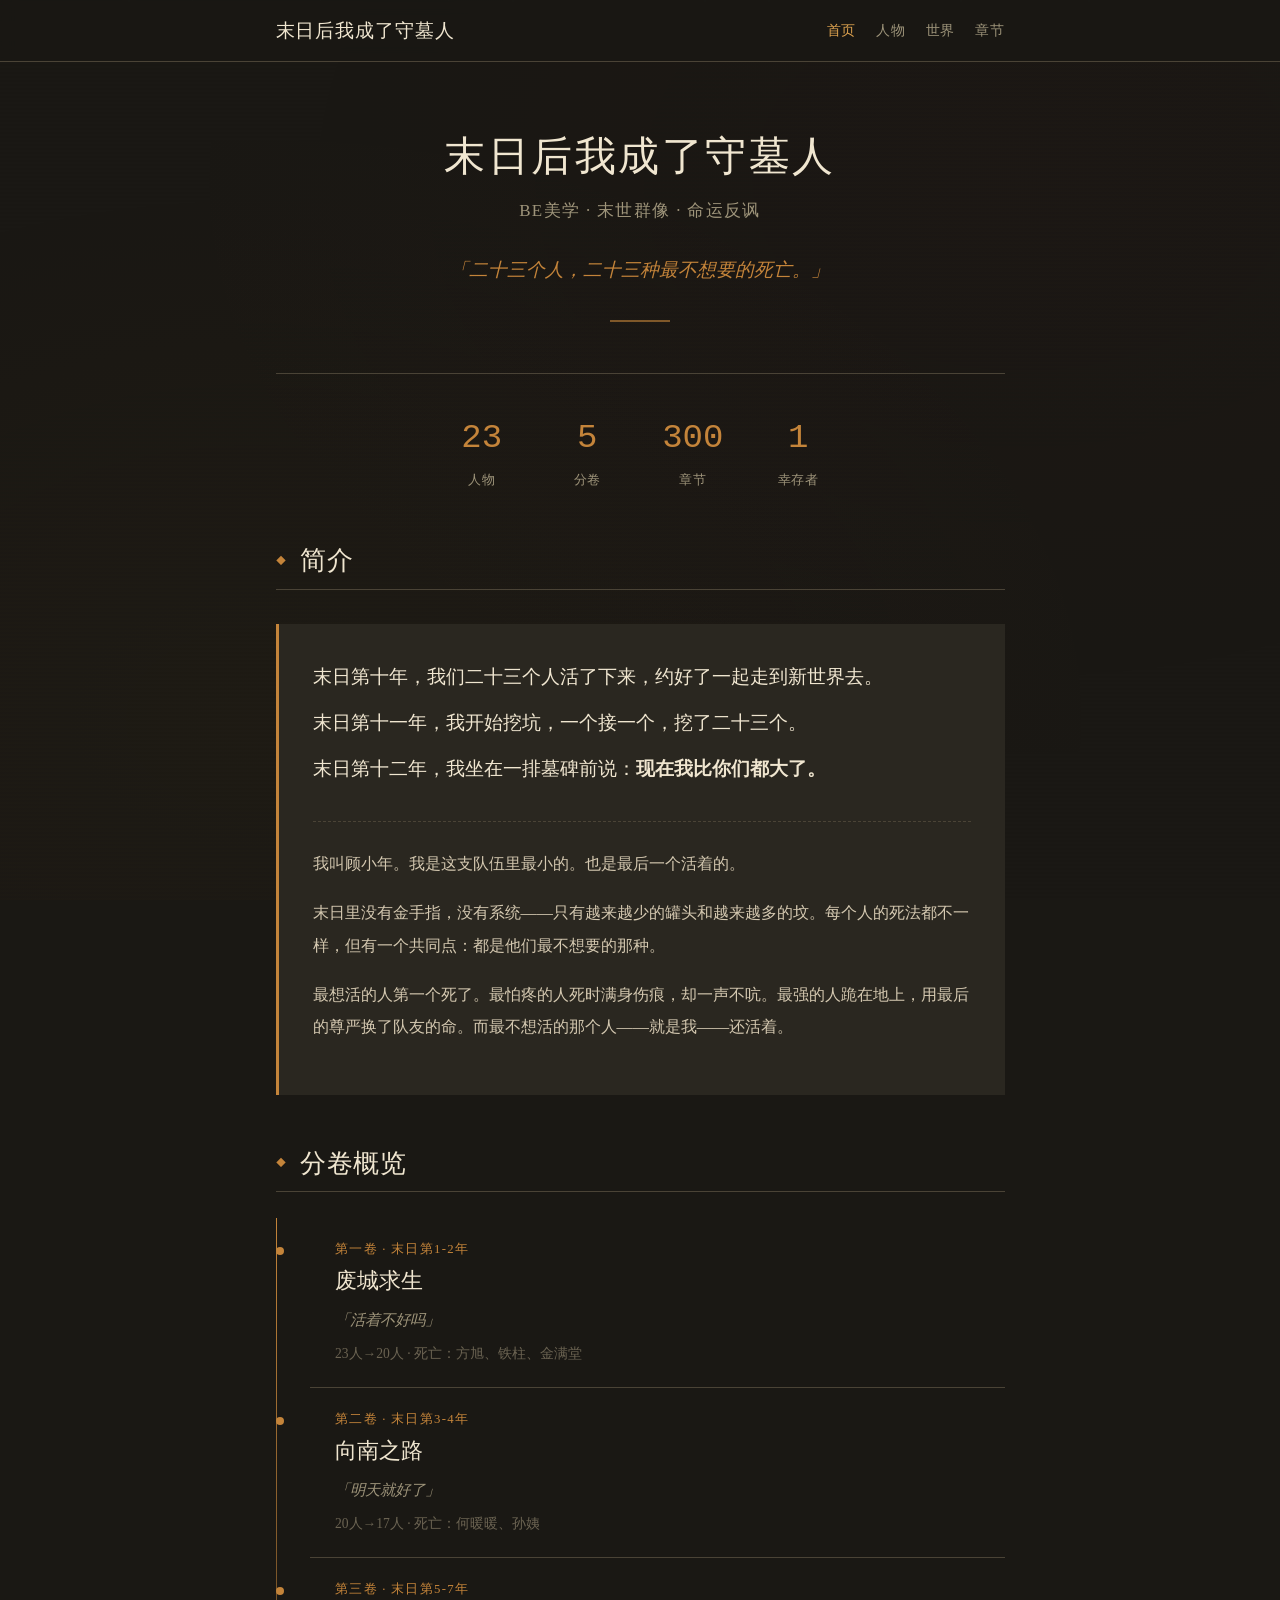
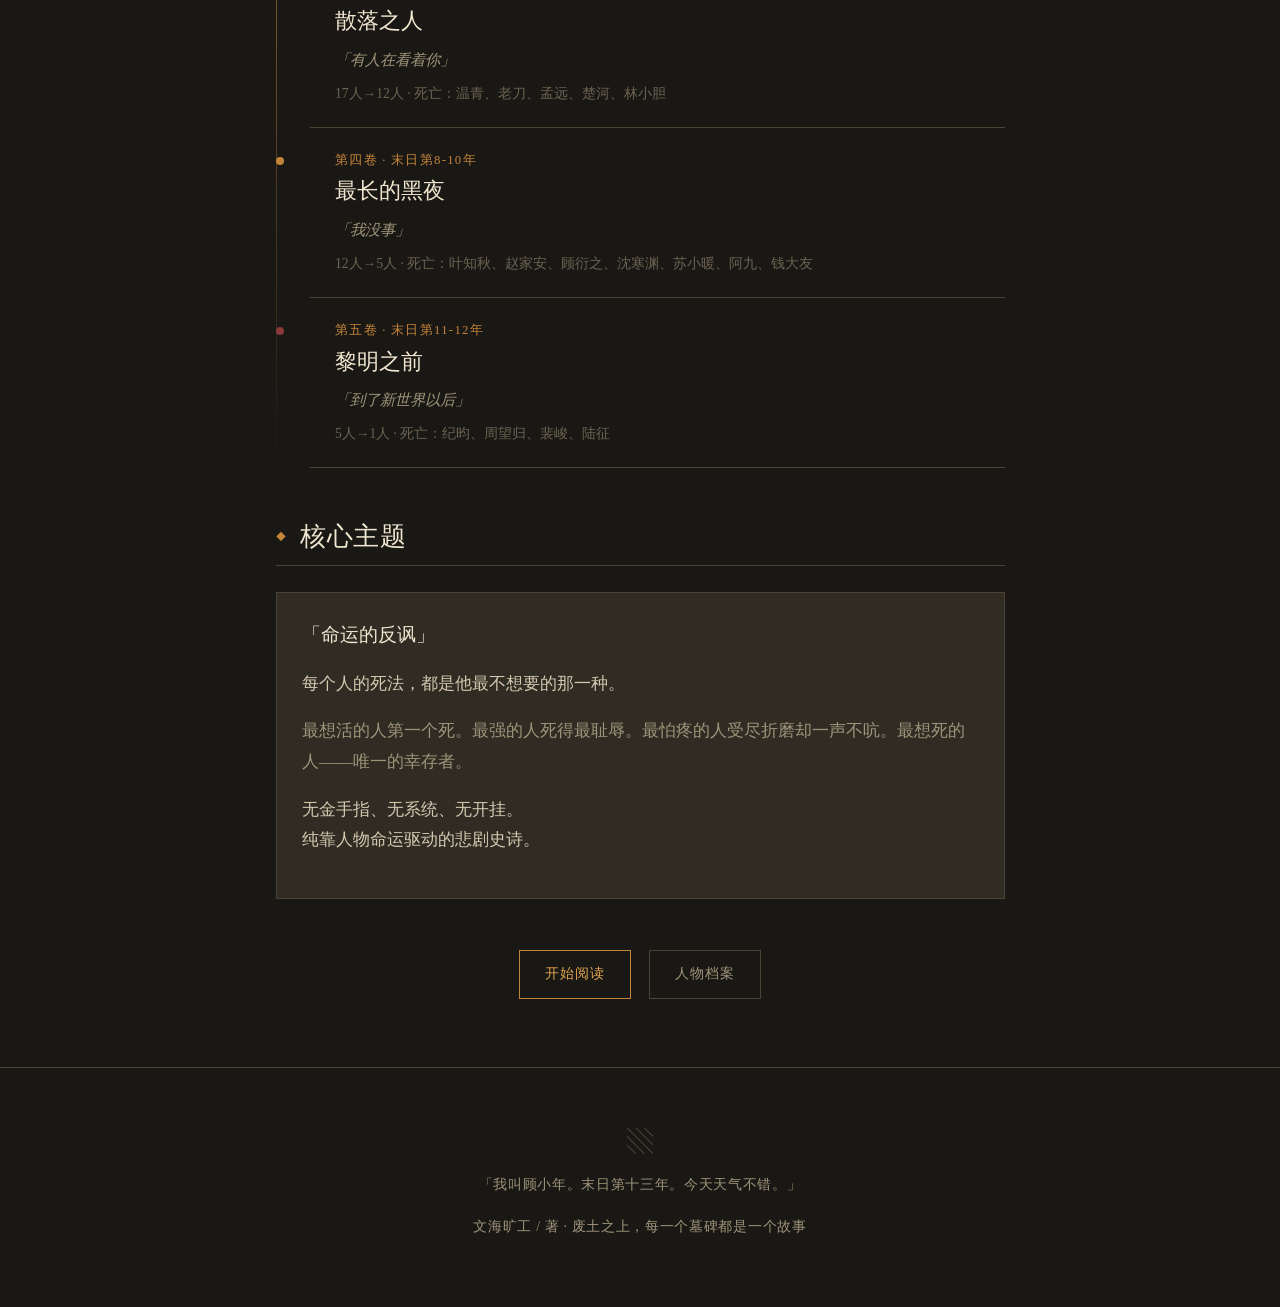
<file: index.html>
<!DOCTYPE html>
<html lang="zh-CN">
<head>
<meta charset="UTF-8">
<meta name="viewport" content="width=device-width,initial-scale=1.0">
<meta name="description" content="《末日后我成了守墓人》— 末世废土BE群像，二十三人的命运反讽悲剧">
<title>末日后我成了守墓人</title>
<link rel="stylesheet" href="css/style.css">
</head>
<body>

<div class="dust-container">
  <div class="dust-particle"></div><div class="dust-particle"></div>
  <div class="dust-particle"></div><div class="dust-particle"></div>
  <div class="dust-particle"></div><div class="dust-particle"></div>
  <div class="dust-particle"></div><div class="dust-particle"></div>
  <div class="dust-particle"></div><div class="dust-particle"></div>
</div>

<header class="site-header">
  <div class="header-inner">
    <div class="site-title"><a href="index.html">末日后我成了守墓人</a></div>
    <nav class="site-nav">
      <a href="index.html" class="active">首页</a>
      <a href="characters.html">人物</a>
      <a href="world.html">世界</a>
      <a href="chapters.html">章节</a>
    </nav>
  </div>
</header>

<main class="site-wrapper">

  <!-- Hero -->
  <section class="hero">
    <h1>末日后我成了守墓人</h1>
    <p class="subtitle">BE美学 · 末世群像 · 命运反讽</p>
    <p class="tagline">「二十三个人，二十三种最不想要的死亡。」</p>
  </section>

  <!-- Stats -->
  <div class="stat-row">
    <div class="stat-item"><div class="stat-num">23</div><div class="stat-label">人物</div></div>
    <div class="stat-item"><div class="stat-num">5</div><div class="stat-label">分卷</div></div>
    <div class="stat-item"><div class="stat-num">300</div><div class="stat-label">章节</div></div>
    <div class="stat-item"><div class="stat-num">1</div><div class="stat-label">幸存者</div></div>
  </div>

  <!-- Synopsis -->
  <section class="section">
    <h2 class="section-title">简介</h2>
    <div class="synopsis">
      <div class="golden-three">
        <p>末日第十年，我们二十三个人活了下来，约好了一起走到新世界去。</p>
        <p>末日第十一年，我开始挖坑，一个接一个，挖了二十三个。</p>
        <p>末日第十二年，我坐在一排墓碑前说：<strong>现在我比你们都大了。</strong></p>
      </div>
      <p>我叫顾小年。我是这支队伍里最小的。也是最后一个活着的。</p>
      <p>末日里没有金手指，没有系统——只有越来越少的罐头和越来越多的坟。每个人的死法都不一样，但有一个共同点：都是他们最不想要的那种。</p>
      <p>最想活的人第一个死了。最怕疼的人死时满身伤痕，却一声不吭。最强的人跪在地上，用最后的尊严换了队友的命。而最不想活的那个人——就是我——还活着。</p>
    </div>
  </section>

  <!-- Volumes -->
  <section class="section">
    <h2 class="section-title">分卷概览</h2>
    <div class="volume-timeline">
      <div class="volume-item">
        <div class="volume-num">第一卷 · 末日第1-2年</div>
        <div class="volume-title">废城求生</div>
        <div class="volume-subtitle">「活着不好吗」</div>
        <div class="volume-meta">23人→20人 · 死亡：方旭、铁柱、金满堂</div>
      </div>
      <div class="volume-item">
        <div class="volume-num">第二卷 · 末日第3-4年</div>
        <div class="volume-title">向南之路</div>
        <div class="volume-subtitle">「明天就好了」</div>
        <div class="volume-meta">20人→17人 · 死亡：何暖暖、孙姨</div>
      </div>
      <div class="volume-item">
        <div class="volume-num">第三卷 · 末日第5-7年</div>
        <div class="volume-title">散落之人</div>
        <div class="volume-subtitle">「有人在看着你」</div>
        <div class="volume-meta">17人→12人 · 死亡：温青、老刀、孟远、楚河、林小胆</div>
      </div>
      <div class="volume-item">
        <div class="volume-num">第四卷 · 末日第8-10年</div>
        <div class="volume-title">最长的黑夜</div>
        <div class="volume-subtitle">「我没事」</div>
        <div class="volume-meta">12人→5人 · 死亡：叶知秋、赵家安、顾衍之、沈寒渊、苏小暖、阿九、钱大友</div>
      </div>
      <div class="volume-item">
        <div class="volume-num">第五卷 · 末日第11-12年</div>
        <div class="volume-title">黎明之前</div>
        <div class="volume-subtitle">「到了新世界以后」</div>
        <div class="volume-meta">5人→1人 · 死亡：纪昀、周望归、裴峻、陆征</div>
      </div>
    </div>
  </section>

  <!-- Theme -->
  <section class="section">
    <h2 class="section-title">核心主题</h2>
    <div class="card">
      <p style="font-size:1.1rem;color:var(--text-bright);">「命运的反讽」</p>
      <p>每个人的死法，都是他最不想要的那一种。</p>
      <p style="color:var(--text-dim);">最想活的人第一个死。最强的人死得最耻辱。最怕疼的人受尽折磨却一声不吭。最想死的人——唯一的幸存者。</p>
      <p>无金手指、无系统、无开挂。<br>纯靠人物命运驱动的悲剧史诗。</p>
    </div>
  </section>

  <!-- CTA -->
  <section class="section text-center">
    <a href="chapters.html" class="btn">开始阅读</a>
    <a href="characters.html" class="btn btn-ghost" style="margin-left:0.8rem;">人物档案</a>
  </section>

</main>

<footer class="site-footer">
  <div class="tombstone">▧</div>
  <p>「我叫顾小年。末日第十三年。今天天气不错。」</p>
  <p style="margin-top:0.5rem;">文海旷工 / 著 · 废土之上，每一个墓碑都是一个故事</p>
</footer>

<script src="js/main.js"></script>
</body>
</html>
</file>
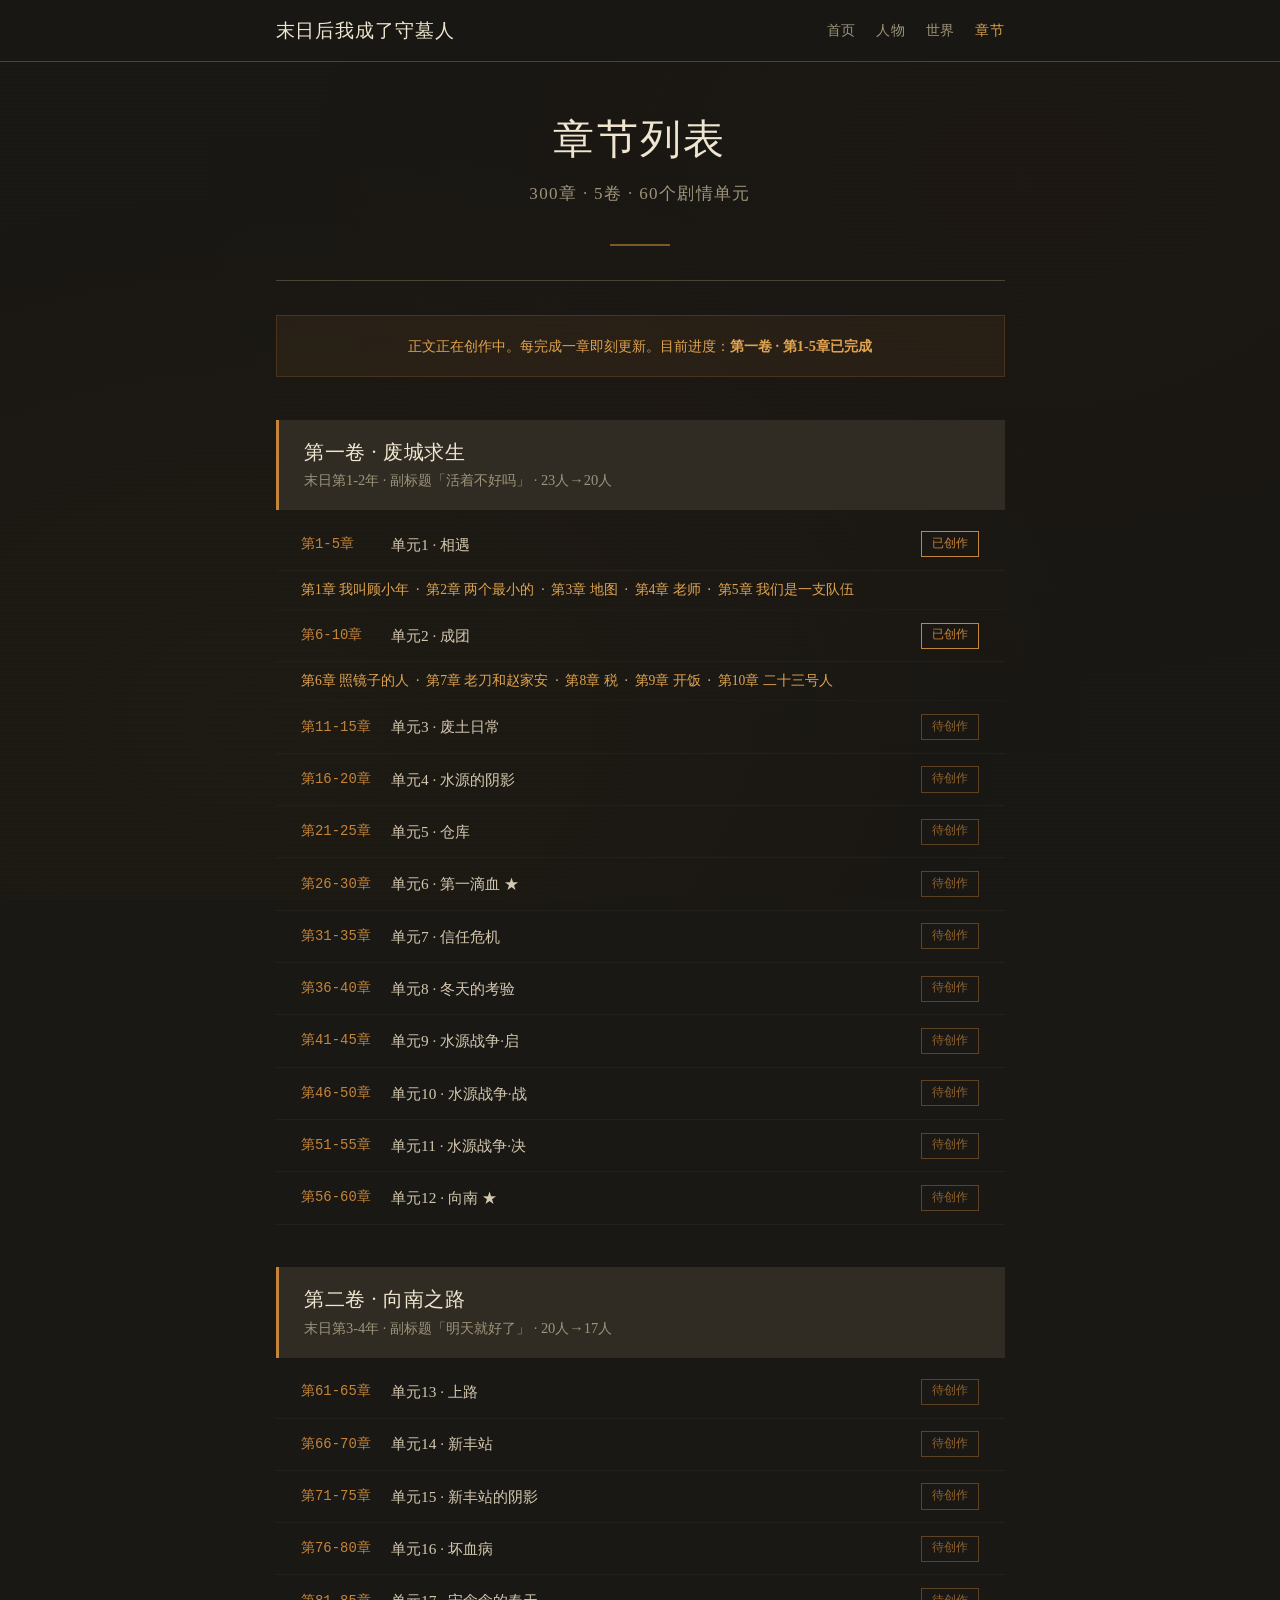
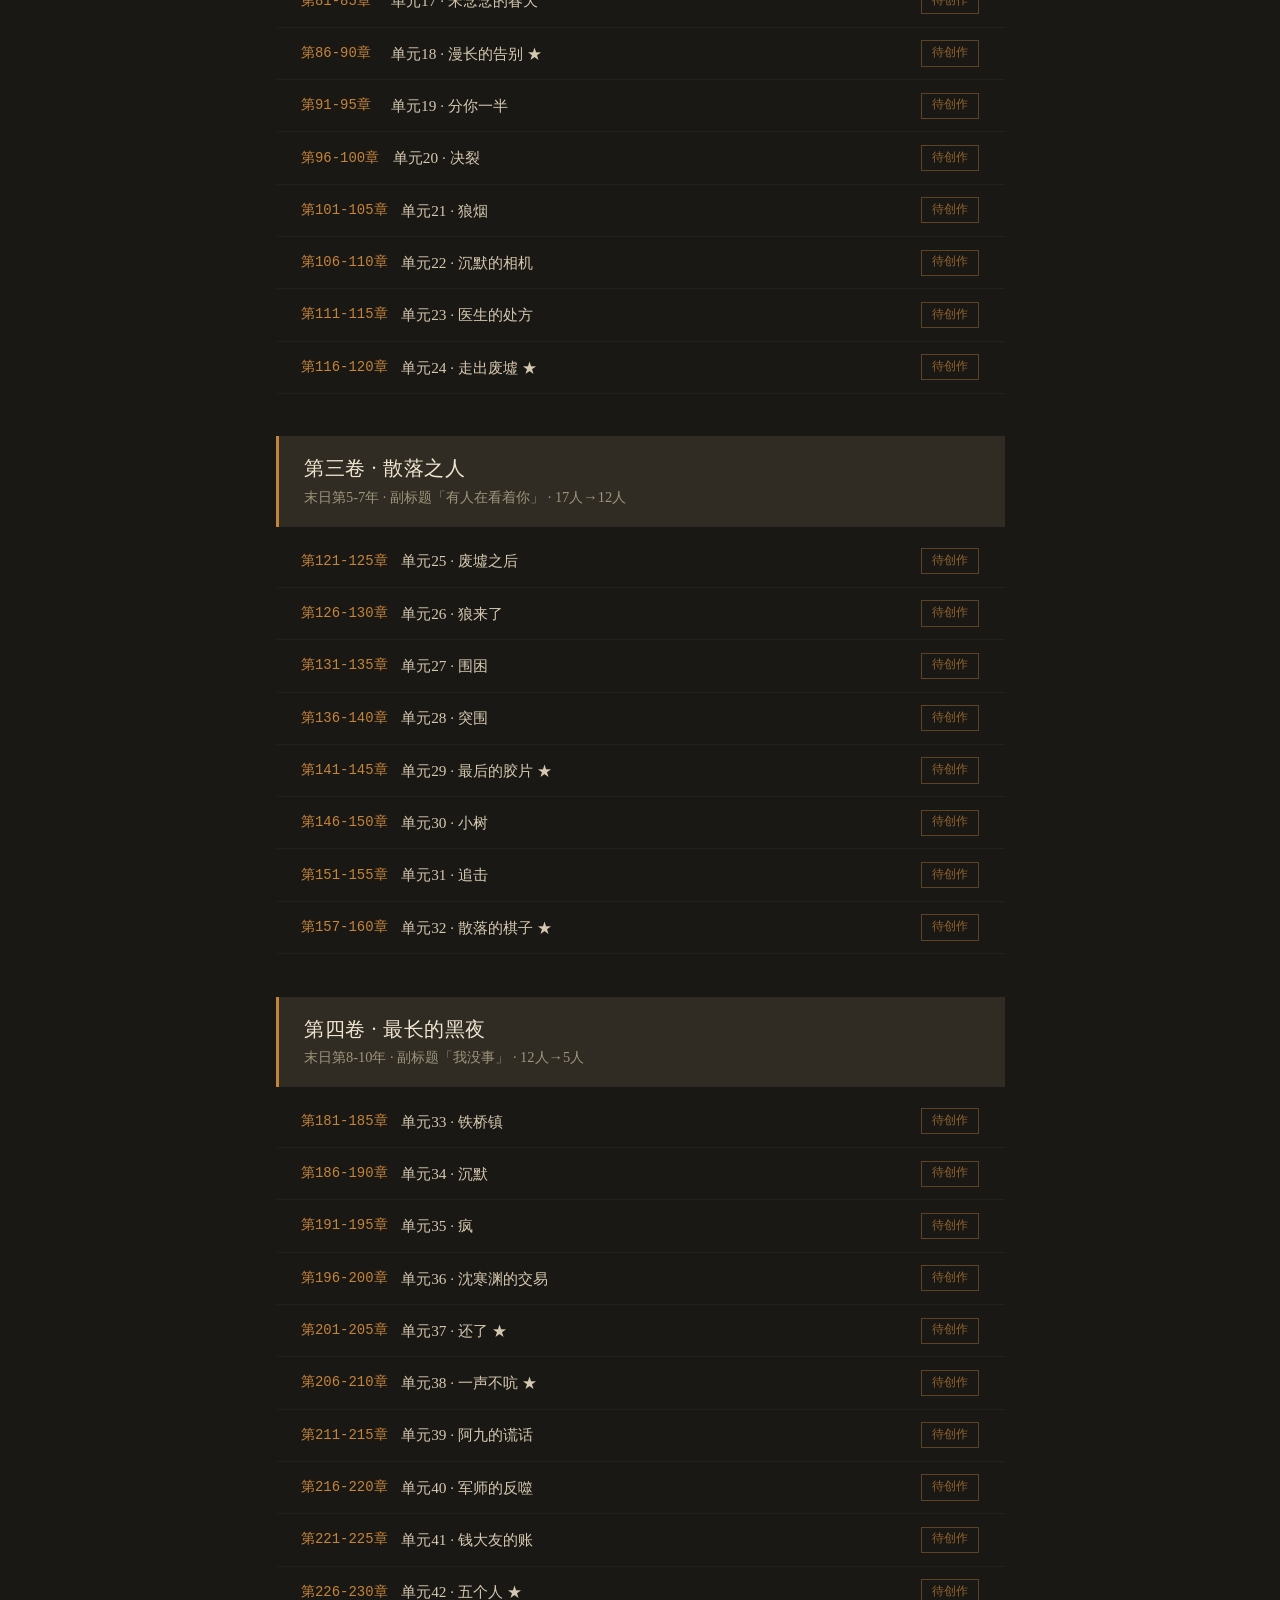
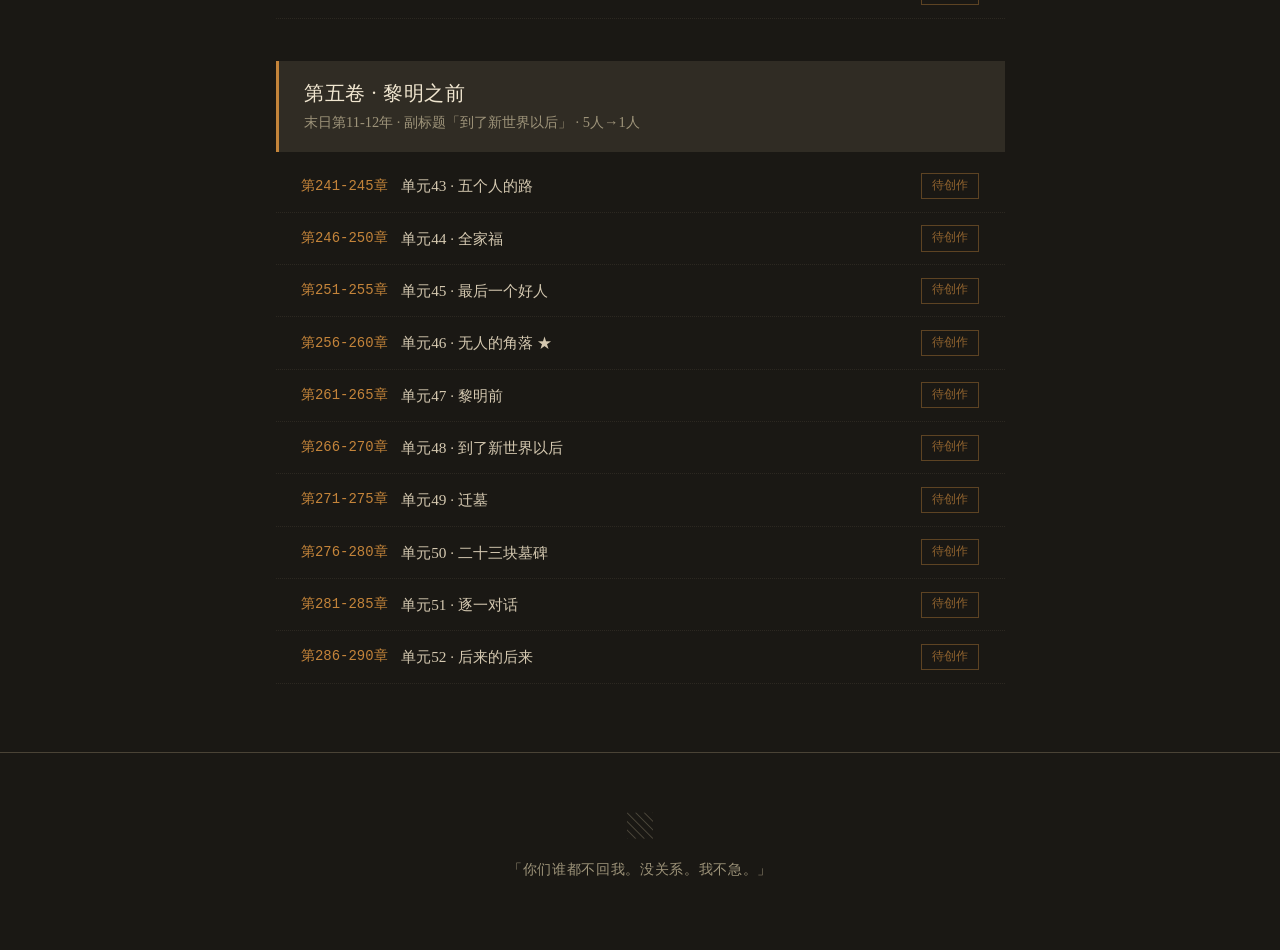
<file: chapters.html>
<!DOCTYPE html>
<html lang="zh-CN">
<head>
<meta charset="UTF-8">
<meta name="viewport" content="width=device-width,initial-scale=1.0">
<title>章节列表 — 末日后我成了守墓人</title>
<link rel="stylesheet" href="css/style.css">
<style>
  .vol-section { margin: 2.5rem 0; }
  .vol-head {
    padding: 1rem 1.5rem;
    background: var(--bg-card);
    border-left: 3px solid var(--accent-rust);
    margin-bottom: 0.5rem;
  }
  .vol-head h3 { margin: 0; }
  .vol-head .vol-sub { font-size: 0.85rem; color: var(--text-dim); }
  .ch-list { list-style: none; }
  .ch-list li {
    padding: 0.7rem 1.5rem;
    border-bottom: 1px dotted rgba(74,67,54,0.4);
    display: flex; align-items: center; gap: 0.8rem;
    font-size: 0.9rem;
    transition: background 0.2s;
  }
  .ch-list li:hover { background: rgba(196,132,58,0.04); }
  .ch-num {
    color: var(--accent-rust);
    font-family: var(--font-mono);
    font-size: 0.82rem;
    min-width: 4.5rem;
  }
  .ch-title { color: var(--text-main); flex: 1; }
  .ch-list a { color: inherit; border: none; display: contents; }
  .ch-list a:hover .ch-title { color: var(--text-bright); }
  .ch-badge {
    font-size: 0.68rem;
    padding: 0.1rem 0.6rem;
    border: 1px solid var(--border-worn);
    color: var(--text-dim);
    white-space: nowrap;
  }
  .ch-badge.done { border-color: var(--accent-rust); color: var(--accent-rust); }
  .ch-badge.wip { border-color: rgba(196,132,58,0.4); color: rgba(196,132,58,0.7); }
</style>
</head>
<body>

<div class="dust-container">
  <div class="dust-particle"></div><div class="dust-particle"></div>
  <div class="dust-particle"></div><div class="dust-particle"></div>
  <div class="dust-particle"></div><div class="dust-particle"></div>
  <div class="dust-particle"></div><div class="dust-particle"></div>
  <div class="dust-particle"></div><div class="dust-particle"></div>
</div>

<header class="site-header">
  <div class="header-inner">
    <div class="site-title"><a href="index.html">末日后我成了守墓人</a></div>
    <nav class="site-nav">
      <a href="index.html">首页</a>
      <a href="characters.html">人物</a>
      <a href="world.html">世界</a>
      <a href="chapters.html" class="active">章节</a>
    </nav>
  </div>
</header>

<main class="site-wrapper">

  <section class="hero" style="padding:3rem 0 2rem;">
    <h1>章节列表</h1>
    <p class="subtitle">300章 · 5卷 · 60个剧情单元</p>
  </section>

  <div class="notice" style="margin-bottom:2rem;">
    正文正在创作中。每完成一章即刻更新。目前进度：<strong style="color:var(--accent-rust-light);">第一卷 · 第1-5章已完成</strong>
  </div>

  <!-- Volume 1 -->
  <div class="vol-section">
    <div class="vol-head">
      <h3>第一卷 · 废城求生</h3>
      <div class="vol-sub">末日第1-2年 · 副标题「活着不好吗」 · 23人→20人</div>
    </div>
    <ul class="ch-list">
      <li><span class="ch-num">第1-5章</span><span class="ch-title">单元1 · 相遇</span><span class="ch-badge done">已创作</span></li>
      <li style="font-size:0.8rem;padding:0.4rem 1.5rem;border-bottom:1px dotted rgba(74,67,54,0.2);">
        <a href="chapters/chapter-1.html" style="color:var(--accent-rust-light);">第1章 我叫顾小年</a> &nbsp;·&nbsp;
        <a href="chapters/chapter-2.html" style="color:var(--accent-rust-light);">第2章 两个最小的</a> &nbsp;·&nbsp;
        <a href="chapters/chapter-3.html" style="color:var(--accent-rust-light);">第3章 地图</a> &nbsp;·&nbsp;
        <a href="chapters/chapter-4.html" style="color:var(--accent-rust-light);">第4章 老师</a> &nbsp;·&nbsp;
        <a href="chapters/chapter-5.html" style="color:var(--accent-rust-light);">第5章 我们是一支队伍</a>
      </li>
      <li><span class="ch-num">第6-10章</span><span class="ch-title">单元2 · 成团</span><span class="ch-badge done">已创作</span></li>
      <li style="font-size:0.8rem;padding:0.4rem 1.5rem;border-bottom:1px dotted rgba(74,67,54,0.2);">
        <a href="chapters/chapter-6.html" style="color:var(--accent-rust-light);">第6章 照镜子的人</a> &nbsp;·&nbsp;
        <a href="chapters/chapter-7.html" style="color:var(--accent-rust-light);">第7章 老刀和赵家安</a> &nbsp;·&nbsp;
        <a href="chapters/chapter-8.html" style="color:var(--accent-rust-light);">第8章 税</a> &nbsp;·&nbsp;
        <a href="chapters/chapter-9.html" style="color:var(--accent-rust-light);">第9章 开饭</a> &nbsp;·&nbsp;
        <a href="chapters/chapter-10.html" style="color:var(--accent-rust-light);">第10章 二十三号人</a>
      </li>
      <li><span class="ch-num">第11-15章</span><span class="ch-title">单元3 · 废土日常</span><span class="ch-badge wip">待创作</span></li>
      <li><span class="ch-num">第16-20章</span><span class="ch-title">单元4 · 水源的阴影</span><span class="ch-badge wip">待创作</span></li>
      <li><span class="ch-num">第21-25章</span><span class="ch-title">单元5 · 仓库</span><span class="ch-badge wip">待创作</span></li>
      <li><span class="ch-num">第26-30章</span><span class="ch-title">单元6 · 第一滴血 ★</span><span class="ch-badge wip">待创作</span></li>
      <li><span class="ch-num">第31-35章</span><span class="ch-title">单元7 · 信任危机</span><span class="ch-badge wip">待创作</span></li>
      <li><span class="ch-num">第36-40章</span><span class="ch-title">单元8 · 冬天的考验</span><span class="ch-badge wip">待创作</span></li>
      <li><span class="ch-num">第41-45章</span><span class="ch-title">单元9 · 水源战争·启</span><span class="ch-badge wip">待创作</span></li>
      <li><span class="ch-num">第46-50章</span><span class="ch-title">单元10 · 水源战争·战</span><span class="ch-badge wip">待创作</span></li>
      <li><span class="ch-num">第51-55章</span><span class="ch-title">单元11 · 水源战争·决</span><span class="ch-badge wip">待创作</span></li>
      <li><span class="ch-num">第56-60章</span><span class="ch-title">单元12 · 向南 ★</span><span class="ch-badge wip">待创作</span></li>
    </ul>
  </div>

  <!-- Volume 2 -->
  <div class="vol-section">
    <div class="vol-head">
      <h3>第二卷 · 向南之路</h3>
      <div class="vol-sub">末日第3-4年 · 副标题「明天就好了」 · 20人→17人</div>
    </div>
    <ul class="ch-list">
      <li><span class="ch-num">第61-65章</span><span class="ch-title">单元13 · 上路</span><span class="ch-badge wip">待创作</span></li>
      <li><span class="ch-num">第66-70章</span><span class="ch-title">单元14 · 新丰站</span><span class="ch-badge wip">待创作</span></li>
      <li><span class="ch-num">第71-75章</span><span class="ch-title">单元15 · 新丰站的阴影</span><span class="ch-badge wip">待创作</span></li>
      <li><span class="ch-num">第76-80章</span><span class="ch-title">单元16 · 坏血病</span><span class="ch-badge wip">待创作</span></li>
      <li><span class="ch-num">第81-85章</span><span class="ch-title">单元17 · 宋念念的春天</span><span class="ch-badge wip">待创作</span></li>
      <li><span class="ch-num">第86-90章</span><span class="ch-title">单元18 · 漫长的告别 ★</span><span class="ch-badge wip">待创作</span></li>
      <li><span class="ch-num">第91-95章</span><span class="ch-title">单元19 · 分你一半</span><span class="ch-badge wip">待创作</span></li>
      <li><span class="ch-num">第96-100章</span><span class="ch-title">单元20 · 决裂</span><span class="ch-badge wip">待创作</span></li>
      <li><span class="ch-num">第101-105章</span><span class="ch-title">单元21 · 狼烟</span><span class="ch-badge wip">待创作</span></li>
      <li><span class="ch-num">第106-110章</span><span class="ch-title">单元22 · 沉默的相机</span><span class="ch-badge wip">待创作</span></li>
      <li><span class="ch-num">第111-115章</span><span class="ch-title">单元23 · 医生的处方</span><span class="ch-badge wip">待创作</span></li>
      <li><span class="ch-num">第116-120章</span><span class="ch-title">单元24 · 走出废墟 ★</span><span class="ch-badge wip">待创作</span></li>
    </ul>
  </div>

  <!-- Volume 3 -->
  <div class="vol-section">
    <div class="vol-head">
      <h3>第三卷 · 散落之人</h3>
      <div class="vol-sub">末日第5-7年 · 副标题「有人在看着你」 · 17人→12人</div>
    </div>
    <ul class="ch-list">
      <li><span class="ch-num">第121-125章</span><span class="ch-title">单元25 · 废墟之后</span><span class="ch-badge wip">待创作</span></li>
      <li><span class="ch-num">第126-130章</span><span class="ch-title">单元26 · 狼来了</span><span class="ch-badge wip">待创作</span></li>
      <li><span class="ch-num">第131-135章</span><span class="ch-title">单元27 · 围困</span><span class="ch-badge wip">待创作</span></li>
      <li><span class="ch-num">第136-140章</span><span class="ch-title">单元28 · 突围</span><span class="ch-badge wip">待创作</span></li>
      <li><span class="ch-num">第141-145章</span><span class="ch-title">单元29 · 最后的胶片 ★</span><span class="ch-badge wip">待创作</span></li>
      <li><span class="ch-num">第146-150章</span><span class="ch-title">单元30 · 小树</span><span class="ch-badge wip">待创作</span></li>
      <li><span class="ch-num">第151-155章</span><span class="ch-title">单元31 · 追击</span><span class="ch-badge wip">待创作</span></li>
      <li><span class="ch-num">第157-160章</span><span class="ch-title">单元32 · 散落的棋子 ★</span><span class="ch-badge wip">待创作</span></li>
    </ul>
  </div>

  <!-- Volume 4 -->
  <div class="vol-section">
    <div class="vol-head">
      <h3>第四卷 · 最长的黑夜</h3>
      <div class="vol-sub">末日第8-10年 · 副标题「我没事」 · 12人→5人</div>
    </div>
    <ul class="ch-list">
      <li><span class="ch-num">第181-185章</span><span class="ch-title">单元33 · 铁桥镇</span><span class="ch-badge wip">待创作</span></li>
      <li><span class="ch-num">第186-190章</span><span class="ch-title">单元34 · 沉默</span><span class="ch-badge wip">待创作</span></li>
      <li><span class="ch-num">第191-195章</span><span class="ch-title">单元35 · 疯</span><span class="ch-badge wip">待创作</span></li>
      <li><span class="ch-num">第196-200章</span><span class="ch-title">单元36 · 沈寒渊的交易</span><span class="ch-badge wip">待创作</span></li>
      <li><span class="ch-num">第201-205章</span><span class="ch-title">单元37 · 还了 ★</span><span class="ch-badge wip">待创作</span></li>
      <li><span class="ch-num">第206-210章</span><span class="ch-title">单元38 · 一声不吭 ★</span><span class="ch-badge wip">待创作</span></li>
      <li><span class="ch-num">第211-215章</span><span class="ch-title">单元39 · 阿九的谎话</span><span class="ch-badge wip">待创作</span></li>
      <li><span class="ch-num">第216-220章</span><span class="ch-title">单元40 · 军师的反噬</span><span class="ch-badge wip">待创作</span></li>
      <li><span class="ch-num">第221-225章</span><span class="ch-title">单元41 · 钱大友的账</span><span class="ch-badge wip">待创作</span></li>
      <li><span class="ch-num">第226-230章</span><span class="ch-title">单元42 · 五个人 ★</span><span class="ch-badge wip">待创作</span></li>
    </ul>
  </div>

  <!-- Volume 5 -->
  <div class="vol-section">
    <div class="vol-head">
      <h3>第五卷 · 黎明之前</h3>
      <div class="vol-sub">末日第11-12年 · 副标题「到了新世界以后」 · 5人→1人</div>
    </div>
    <ul class="ch-list">
      <li><span class="ch-num">第241-245章</span><span class="ch-title">单元43 · 五个人的路</span><span class="ch-badge wip">待创作</span></li>
      <li><span class="ch-num">第246-250章</span><span class="ch-title">单元44 · 全家福</span><span class="ch-badge wip">待创作</span></li>
      <li><span class="ch-num">第251-255章</span><span class="ch-title">单元45 · 最后一个好人</span><span class="ch-badge wip">待创作</span></li>
      <li><span class="ch-num">第256-260章</span><span class="ch-title">单元46 · 无人的角落 ★</span><span class="ch-badge wip">待创作</span></li>
      <li><span class="ch-num">第261-265章</span><span class="ch-title">单元47 · 黎明前</span><span class="ch-badge wip">待创作</span></li>
      <li><span class="ch-num">第266-270章</span><span class="ch-title">单元48 · 到了新世界以后</span><span class="ch-badge wip">待创作</span></li>
      <li><span class="ch-num">第271-275章</span><span class="ch-title">单元49 · 迁墓</span><span class="ch-badge wip">待创作</span></li>
      <li><span class="ch-num">第276-280章</span><span class="ch-title">单元50 · 二十三块墓碑</span><span class="ch-badge wip">待创作</span></li>
      <li><span class="ch-num">第281-285章</span><span class="ch-title">单元51 · 逐一对话</span><span class="ch-badge wip">待创作</span></li>
      <li><span class="ch-num">第286-290章</span><span class="ch-title">单元52 · 后来的后来</span><span class="ch-badge wip">待创作</span></li>
    </ul>
  </div>

</main>

<footer class="site-footer">
  <div class="tombstone">▧</div>
  <p>「你们谁都不回我。没关系。我不急。」</p>
</footer>

<script src="js/main.js"></script>
</body>
</html>
</file>
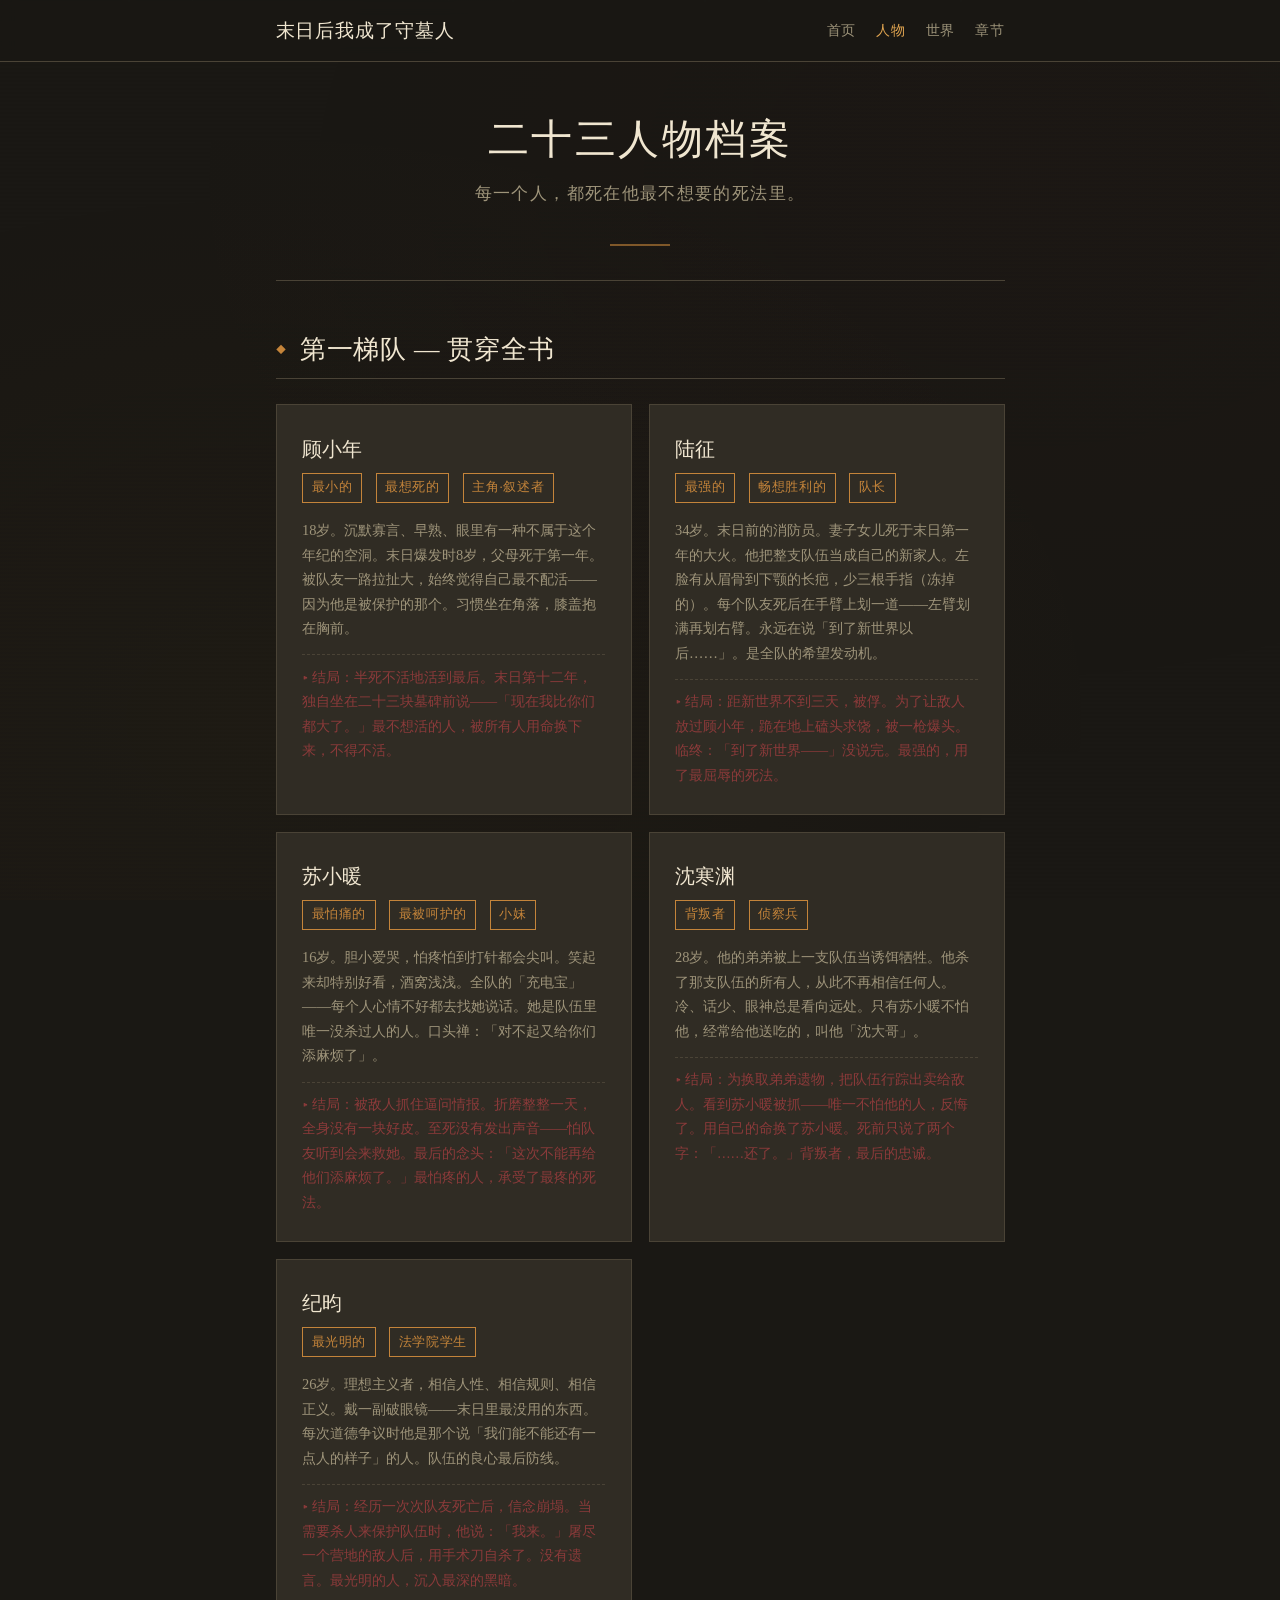
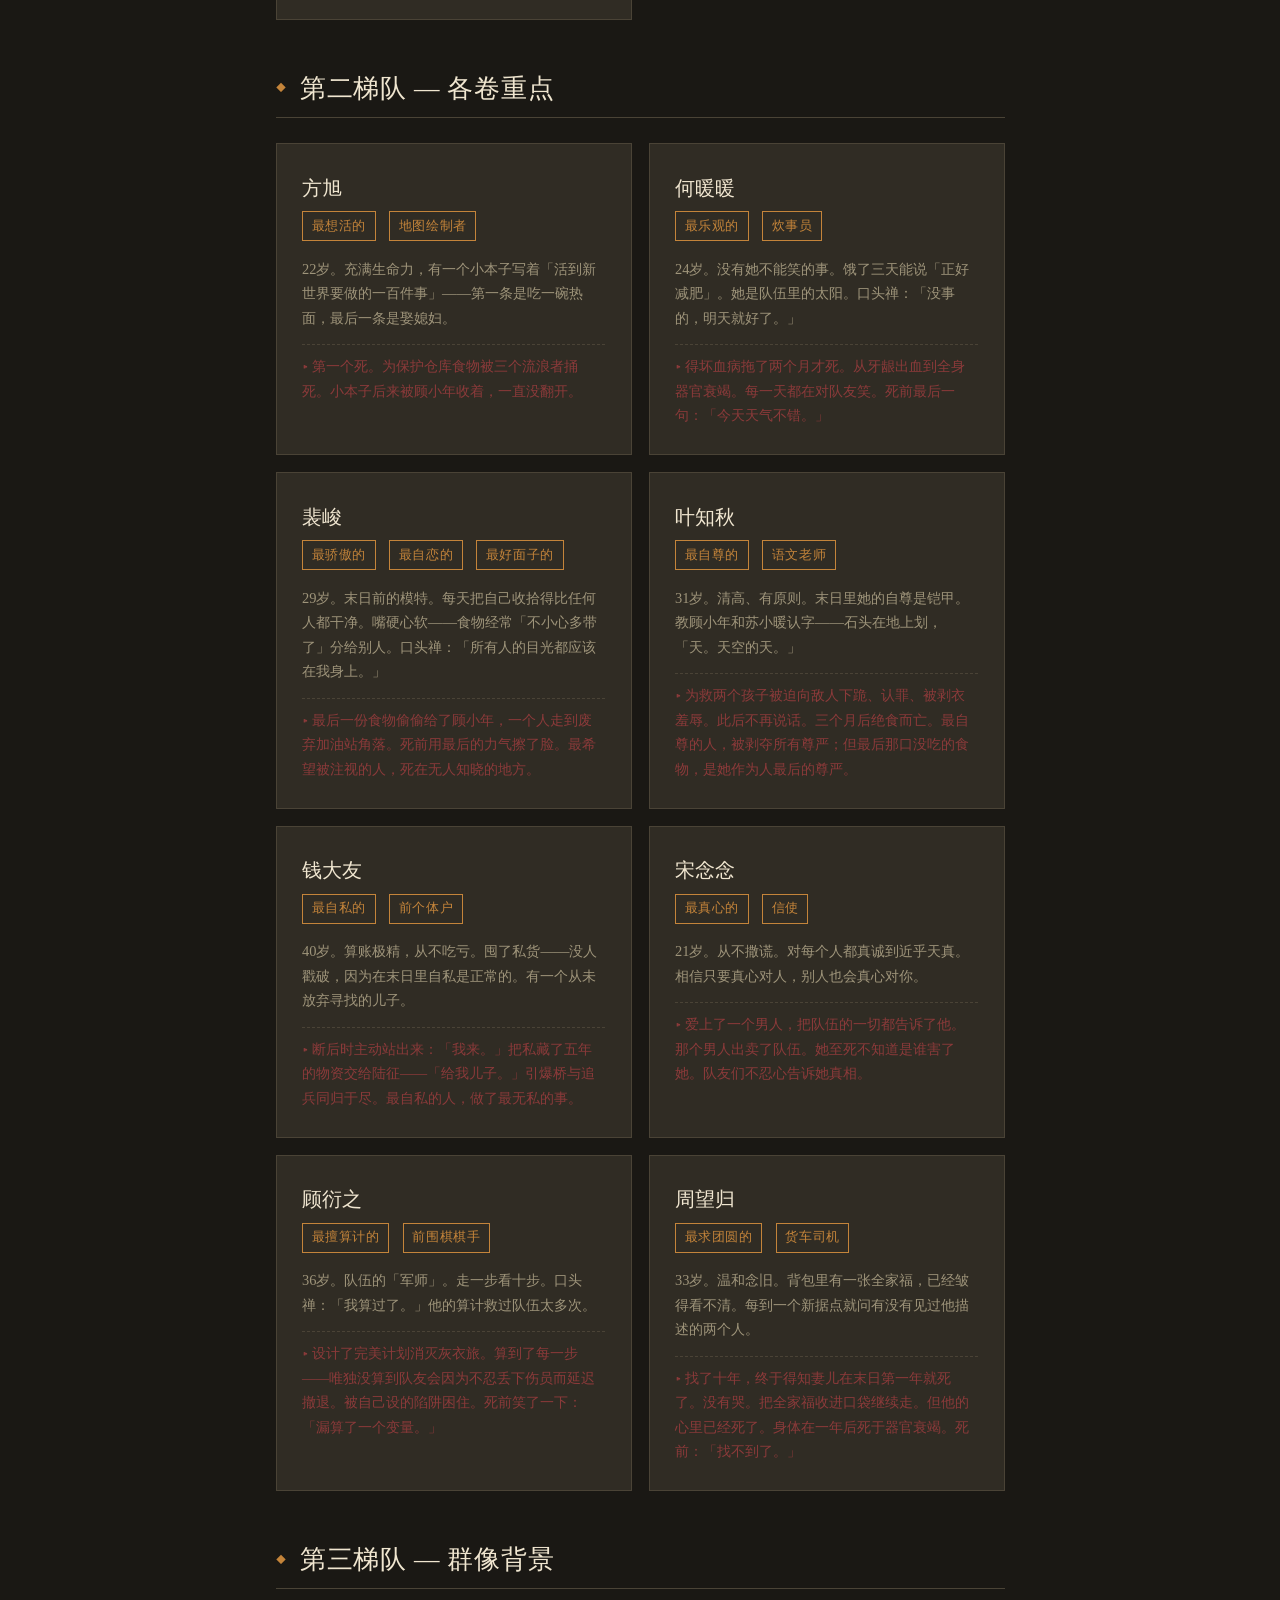
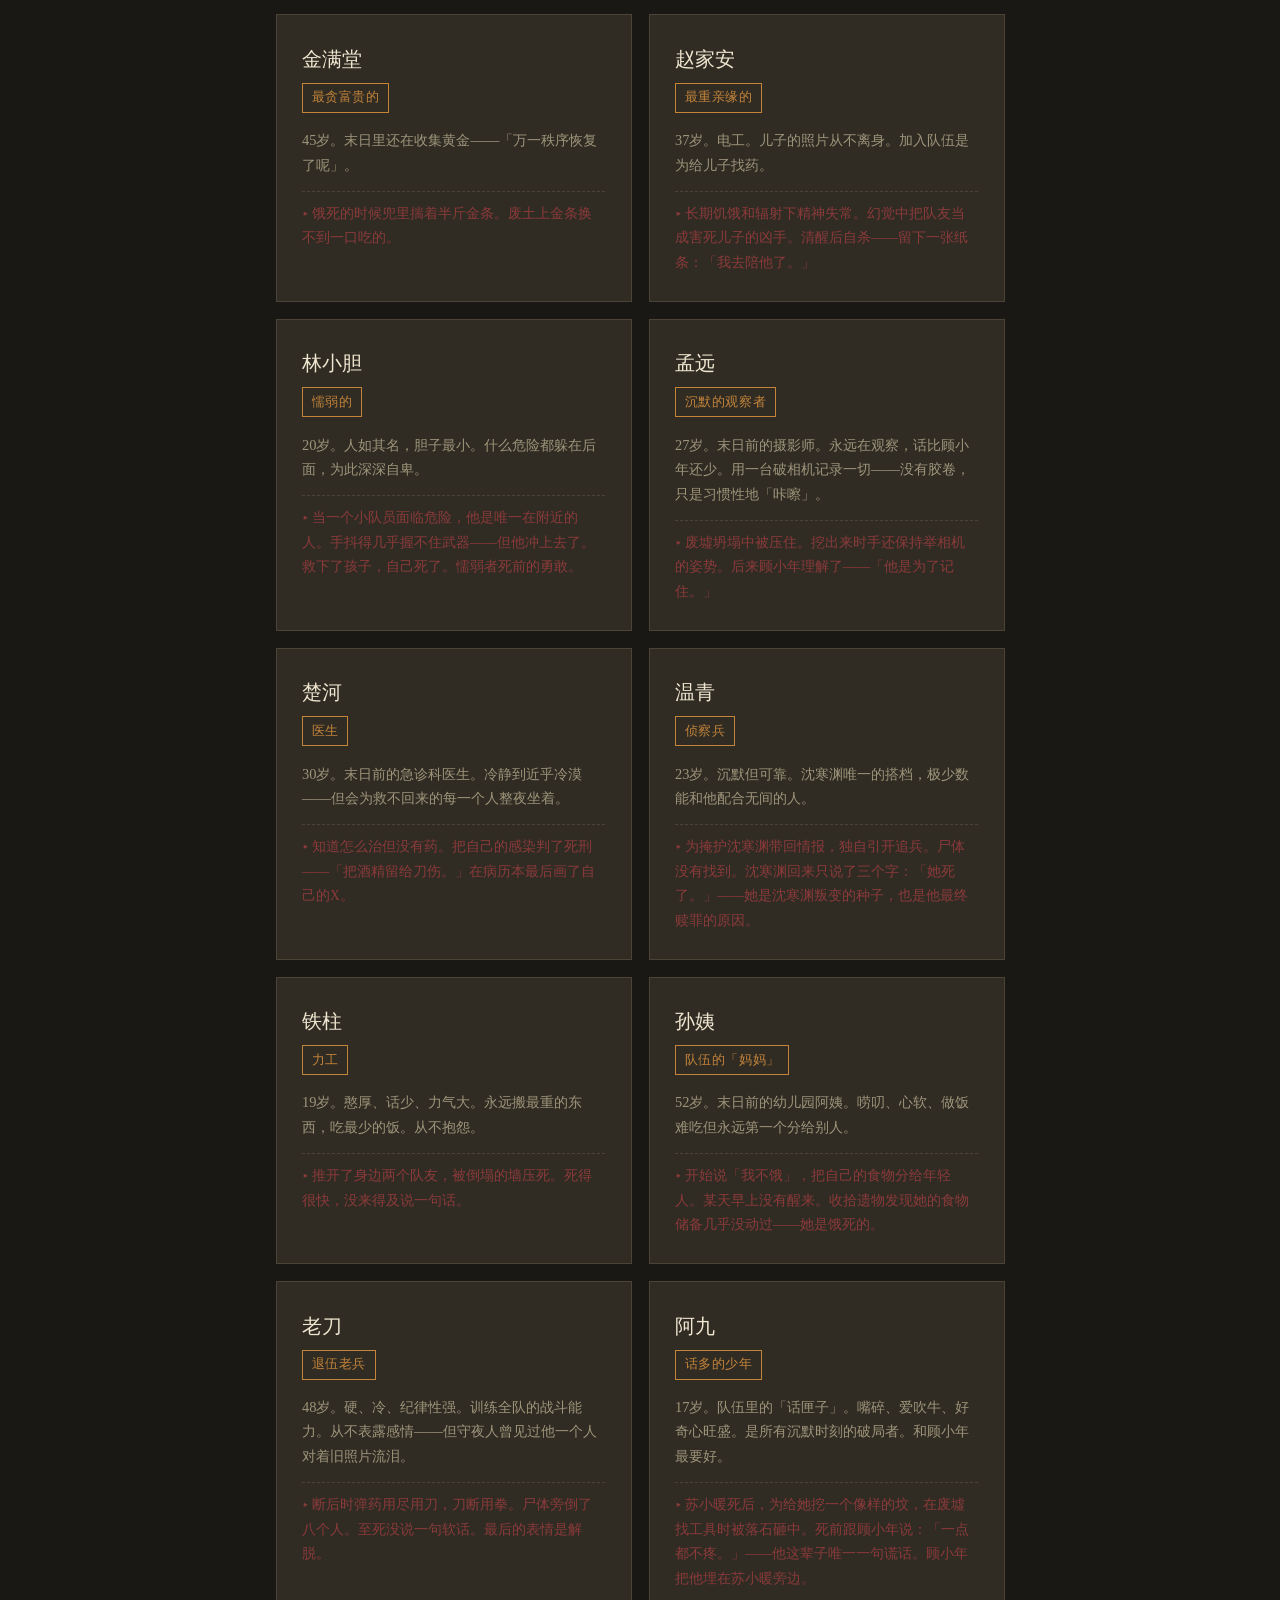
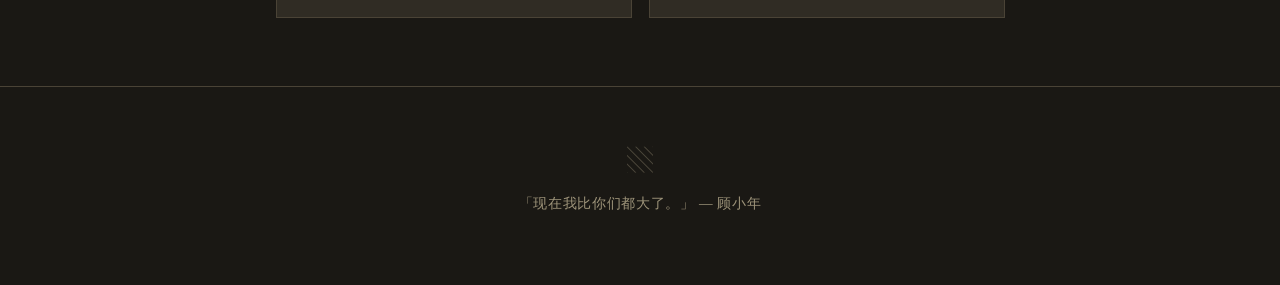
<file: characters.html>
<!DOCTYPE html>
<html lang="zh-CN">
<head>
<meta charset="UTF-8">
<meta name="viewport" content="width=device-width,initial-scale=1.0">
<title>人物档案 — 末日后我成了守墓人</title>
<link rel="stylesheet" href="css/style.css">
</head>
<body>

<div class="dust-container">
  <div class="dust-particle"></div><div class="dust-particle"></div>
  <div class="dust-particle"></div><div class="dust-particle"></div>
  <div class="dust-particle"></div><div class="dust-particle"></div>
  <div class="dust-particle"></div><div class="dust-particle"></div>
  <div class="dust-particle"></div><div class="dust-particle"></div>
</div>

<header class="site-header">
  <div class="header-inner">
    <div class="site-title"><a href="index.html">末日后我成了守墓人</a></div>
    <nav class="site-nav">
      <a href="index.html">首页</a>
      <a href="characters.html" class="active">人物</a>
      <a href="world.html">世界</a>
      <a href="chapters.html">章节</a>
    </nav>
  </div>
</header>

<main class="site-wrapper">

  <section class="hero" style="padding:3rem 0 2rem;">
    <h1>二十三人物档案</h1>
    <p class="subtitle">每一个人，都死在他最不想要的死法里。</p>
  </section>

  <!-- Tier 1 -->
  <section class="section">
    <h2 class="section-title">第一梯队 — 贯穿全书</h2>
    <div class="char-grid">

      <div class="char-card">
        <div class="char-name">顾小年</div>
        <div class="flex-wrap gap-sm">
          <span class="char-tag">最小的</span>
          <span class="char-tag">最想死的</span>
          <span class="char-tag">主角·叙述者</span>
        </div>
        <div class="char-detail">18岁。沉默寡言、早熟、眼里有一种不属于这个年纪的空洞。末日爆发时8岁，父母死于第一年。被队友一路拉扯大，始终觉得自己最不配活——因为他是被保护的那个。习惯坐在角落，膝盖抱在胸前。</div>
        <div class="char-fate">▸ 结局：半死不活地活到最后。末日第十二年，独自坐在二十三块墓碑前说——「现在我比你们都大了。」最不想活的人，被所有人用命换下来，不得不活。</div>
      </div>

      <div class="char-card">
        <div class="char-name">陆征</div>
        <div class="flex-wrap gap-sm">
          <span class="char-tag">最强的</span>
          <span class="char-tag">畅想胜利的</span>
          <span class="char-tag">队长</span>
        </div>
        <div class="char-detail">34岁。末日前的消防员。妻子女儿死于末日第一年的大火。他把整支队伍当成自己的新家人。左脸有从眉骨到下颚的长疤，少三根手指（冻掉的）。每个队友死后在手臂上划一道——左臂划满再划右臂。永远在说「到了新世界以后……」。是全队的希望发动机。</div>
        <div class="char-fate">▸ 结局：距新世界不到三天，被俘。为了让敌人放过顾小年，跪在地上磕头求饶，被一枪爆头。临终：「到了新世界——」没说完。最强的，用了最屈辱的死法。</div>
      </div>

      <div class="char-card">
        <div class="char-name">苏小暖</div>
        <div class="flex-wrap gap-sm">
          <span class="char-tag">最怕痛的</span>
          <span class="char-tag">最被呵护的</span>
          <span class="char-tag">小妹</span>
        </div>
        <div class="char-detail">16岁。胆小爱哭，怕疼怕到打针都会尖叫。笑起来却特别好看，酒窝浅浅。全队的「充电宝」——每个人心情不好都去找她说话。她是队伍里唯一没杀过人的人。口头禅：「对不起又给你们添麻烦了」。</div>
        <div class="char-fate">▸ 结局：被敌人抓住逼问情报。折磨整整一天，全身没有一块好皮。至死没有发出声音——怕队友听到会来救她。最后的念头：「这次不能再给他们添麻烦了。」最怕疼的人，承受了最疼的死法。</div>
      </div>

      <div class="char-card">
        <div class="char-name">沈寒渊</div>
        <div class="flex-wrap gap-sm">
          <span class="char-tag">背叛者</span>
          <span class="char-tag">侦察兵</span>
        </div>
        <div class="char-detail">28岁。他的弟弟被上一支队伍当诱饵牺牲。他杀了那支队伍的所有人，从此不再相信任何人。冷、话少、眼神总是看向远处。只有苏小暖不怕他，经常给他送吃的，叫他「沈大哥」。</div>
        <div class="char-fate">▸ 结局：为换取弟弟遗物，把队伍行踪出卖给敌人。看到苏小暖被抓——唯一不怕他的人，反悔了。用自己的命换了苏小暖。死前只说了两个字：「……还了。」背叛者，最后的忠诚。</div>
      </div>

      <div class="char-card">
        <div class="char-name">纪昀</div>
        <div class="flex-wrap gap-sm">
          <span class="char-tag">最光明的</span>
          <span class="char-tag">法学院学生</span>
        </div>
        <div class="char-detail">26岁。理想主义者，相信人性、相信规则、相信正义。戴一副破眼镜——末日里最没用的东西。每次道德争议时他是那个说「我们能不能还有一点人的样子」的人。队伍的良心最后防线。</div>
        <div class="char-fate">▸ 结局：经历一次次队友死亡后，信念崩塌。当需要杀人来保护队伍时，他说：「我来。」屠尽一个营地的敌人后，用手术刀自杀了。没有遗言。最光明的人，沉入最深的黑暗。</div>
      </div>

    </div>
  </section>

  <!-- Tier 2 -->
  <section class="section">
    <h2 class="section-title">第二梯队 — 各卷重点</h2>
    <div class="char-grid">

      <div class="char-card">
        <div class="char-name">方旭</div>
        <div class="flex-wrap gap-sm"><span class="char-tag">最想活的</span><span class="char-tag">地图绘制者</span></div>
        <div class="char-detail">22岁。充满生命力，有一个小本子写着「活到新世界要做的一百件事」——第一条是吃一碗热面，最后一条是娶媳妇。</div>
        <div class="char-fate">▸ 第一个死。为保护仓库食物被三个流浪者捅死。小本子后来被顾小年收着，一直没翻开。</div>
      </div>

      <div class="char-card">
        <div class="char-name">何暖暖</div>
        <div class="flex-wrap gap-sm"><span class="char-tag">最乐观的</span><span class="char-tag">炊事员</span></div>
        <div class="char-detail">24岁。没有她不能笑的事。饿了三天能说「正好减肥」。她是队伍里的太阳。口头禅：「没事的，明天就好了。」</div>
        <div class="char-fate">▸ 得坏血病拖了两个月才死。从牙龈出血到全身器官衰竭。每一天都在对队友笑。死前最后一句：「今天天气不错。」</div>
      </div>

      <div class="char-card">
        <div class="char-name">裴峻</div>
        <div class="flex-wrap gap-sm"><span class="char-tag">最骄傲的</span><span class="char-tag">最自恋的</span><span class="char-tag">最好面子的</span></div>
        <div class="char-detail">29岁。末日前的模特。每天把自己收拾得比任何人都干净。嘴硬心软——食物经常「不小心多带了」分给别人。口头禅：「所有人的目光都应该在我身上。」</div>
        <div class="char-fate">▸ 最后一份食物偷偷给了顾小年，一个人走到废弃加油站角落。死前用最后的力气擦了脸。最希望被注视的人，死在无人知晓的地方。</div>
      </div>

      <div class="char-card">
        <div class="char-name">叶知秋</div>
        <div class="flex-wrap gap-sm"><span class="char-tag">最自尊的</span><span class="char-tag">语文老师</span></div>
        <div class="char-detail">31岁。清高、有原则。末日里她的自尊是铠甲。教顾小年和苏小暖认字——石头在地上划，「天。天空的天。」</div>
        <div class="char-fate">▸ 为救两个孩子被迫向敌人下跪、认罪、被剥衣羞辱。此后不再说话。三个月后绝食而亡。最自尊的人，被剥夺所有尊严；但最后那口没吃的食物，是她作为人最后的尊严。</div>
      </div>

      <div class="char-card">
        <div class="char-name">钱大友</div>
        <div class="flex-wrap gap-sm"><span class="char-tag">最自私的</span><span class="char-tag">前个体户</span></div>
        <div class="char-detail">40岁。算账极精，从不吃亏。囤了私货——没人戳破，因为在末日里自私是正常的。有一个从未放弃寻找的儿子。</div>
        <div class="char-fate">▸ 断后时主动站出来：「我来。」把私藏了五年的物资交给陆征——「给我儿子。」引爆桥与追兵同归于尽。最自私的人，做了最无私的事。</div>
      </div>

      <div class="char-card">
        <div class="char-name">宋念念</div>
        <div class="flex-wrap gap-sm"><span class="char-tag">最真心的</span><span class="char-tag">信使</span></div>
        <div class="char-detail">21岁。从不撒谎。对每个人都真诚到近乎天真。相信只要真心对人，别人也会真心对你。</div>
        <div class="char-fate">▸ 爱上了一个男人，把队伍的一切都告诉了他。那个男人出卖了队伍。她至死不知道是谁害了她。队友们不忍心告诉她真相。</div>
      </div>

      <div class="char-card">
        <div class="char-name">顾衍之</div>
        <div class="flex-wrap gap-sm"><span class="char-tag">最擅算计的</span><span class="char-tag">前围棋棋手</span></div>
        <div class="char-detail">36岁。队伍的「军师」。走一步看十步。口头禅：「我算过了。」他的算计救过队伍太多次。</div>
        <div class="char-fate">▸ 设计了完美计划消灭灰衣旅。算到了每一步——唯独没算到队友会因为不忍丢下伤员而延迟撤退。被自己设的陷阱困住。死前笑了一下：「漏算了一个变量。」</div>
      </div>

      <div class="char-card">
        <div class="char-name">周望归</div>
        <div class="flex-wrap gap-sm"><span class="char-tag">最求团圆的</span><span class="char-tag">货车司机</span></div>
        <div class="char-detail">33岁。温和念旧。背包里有一张全家福，已经皱得看不清。每到一个新据点就问有没有见过他描述的两个人。</div>
        <div class="char-fate">▸ 找了十年，终于得知妻儿在末日第一年就死了。没有哭。把全家福收进口袋继续走。但他的心里已经死了。身体在一年后死于器官衰竭。死前：「找不到了。」</div>
      </div>

    </div>
  </section>

  <!-- Tier 3 -->
  <section class="section">
    <h2 class="section-title">第三梯队 — 群像背景</h2>
    <div class="char-grid">

      <div class="char-card">
        <div class="char-name">金满堂</div><div class="flex-wrap gap-sm"><span class="char-tag">最贪富贵的</span></div>
        <div class="char-detail">45岁。末日里还在收集黄金——「万一秩序恢复了呢」。</div>
        <div class="char-fate">▸ 饿死的时候兜里揣着半斤金条。废土上金条换不到一口吃的。</div>
      </div>

      <div class="char-card">
        <div class="char-name">赵家安</div><div class="flex-wrap gap-sm"><span class="char-tag">最重亲缘的</span></div>
        <div class="char-detail">37岁。电工。儿子的照片从不离身。加入队伍是为给儿子找药。</div>
        <div class="char-fate">▸ 长期饥饿和辐射下精神失常。幻觉中把队友当成害死儿子的凶手。清醒后自杀——留下一张纸条：「我去陪他了。」</div>
      </div>

      <div class="char-card">
        <div class="char-name">林小胆</div><div class="flex-wrap gap-sm"><span class="char-tag">懦弱的</span></div>
        <div class="char-detail">20岁。人如其名，胆子最小。什么危险都躲在后面，为此深深自卑。</div>
        <div class="char-fate">▸ 当一个小队员面临危险，他是唯一在附近的人。手抖得几乎握不住武器——但他冲上去了。救下了孩子，自己死了。懦弱者死前的勇敢。</div>
      </div>

      <div class="char-card">
        <div class="char-name">孟远</div><div class="flex-wrap gap-sm"><span class="char-tag">沉默的观察者</span></div>
        <div class="char-detail">27岁。末日前的摄影师。永远在观察，话比顾小年还少。用一台破相机记录一切——没有胶卷，只是习惯性地「咔嚓」。</div>
        <div class="char-fate">▸ 废墟坍塌中被压住。挖出来时手还保持举相机的姿势。后来顾小年理解了——「他是为了记住。」</div>
      </div>

      <div class="char-card">
        <div class="char-name">楚河</div><div class="flex-wrap gap-sm"><span class="char-tag">医生</span></div>
        <div class="char-detail">30岁。末日前的急诊科医生。冷静到近乎冷漠——但会为救不回来的每一个人整夜坐着。</div>
        <div class="char-fate">▸ 知道怎么治但没有药。把自己的感染判了死刑——「把酒精留给刀伤。」在病历本最后画了自己的X。</div>
      </div>

      <div class="char-card">
        <div class="char-name">温青</div><div class="flex-wrap gap-sm"><span class="char-tag">侦察兵</span></div>
        <div class="char-detail">23岁。沉默但可靠。沈寒渊唯一的搭档，极少数能和他配合无间的人。</div>
        <div class="char-fate">▸ 为掩护沈寒渊带回情报，独自引开追兵。尸体没有找到。沈寒渊回来只说了三个字：「她死了。」——她是沈寒渊叛变的种子，也是他最终赎罪的原因。</div>
      </div>

      <div class="char-card">
        <div class="char-name">铁柱</div><div class="flex-wrap gap-sm"><span class="char-tag">力工</span></div>
        <div class="char-detail">19岁。憨厚、话少、力气大。永远搬最重的东西，吃最少的饭。从不抱怨。</div>
        <div class="char-fate">▸ 推开了身边两个队友，被倒塌的墙压死。死得很快，没来得及说一句话。</div>
      </div>

      <div class="char-card">
        <div class="char-name">孙姨</div><div class="flex-wrap gap-sm"><span class="char-tag">队伍的「妈妈」</span></div>
        <div class="char-detail">52岁。末日前的幼儿园阿姨。唠叨、心软、做饭难吃但永远第一个分给别人。</div>
        <div class="char-fate">▸ 开始说「我不饿」，把自己的食物分给年轻人。某天早上没有醒来。收拾遗物发现她的食物储备几乎没动过——她是饿死的。</div>
      </div>

      <div class="char-card">
        <div class="char-name">老刀</div><div class="flex-wrap gap-sm"><span class="char-tag">退伍老兵</span></div>
        <div class="char-detail">48岁。硬、冷、纪律性强。训练全队的战斗能力。从不表露感情——但守夜人曾见过他一个人对着旧照片流泪。</div>
        <div class="char-fate">▸ 断后时弹药用尽用刀，刀断用拳。尸体旁倒了八个人。至死没说一句软话。最后的表情是解脱。</div>
      </div>

      <div class="char-card">
        <div class="char-name">阿九</div><div class="flex-wrap gap-sm"><span class="char-tag">话多的少年</span></div>
        <div class="char-detail">17岁。队伍里的「话匣子」。嘴碎、爱吹牛、好奇心旺盛。是所有沉默时刻的破局者。和顾小年最要好。</div>
        <div class="char-fate">▸ 苏小暖死后，为给她挖一个像样的坟，在废墟找工具时被落石砸中。死前跟顾小年说：「一点都不疼。」——他这辈子唯一一句谎话。顾小年把他埋在苏小暖旁边。</div>
      </div>

    </div>
  </section>

</main>

<footer class="site-footer">
  <div class="tombstone">▧</div>
  <p>「现在我比你们都大了。」 — 顾小年</p>
</footer>

<script src="js/main.js"></script>
</body>
</html>
</file>
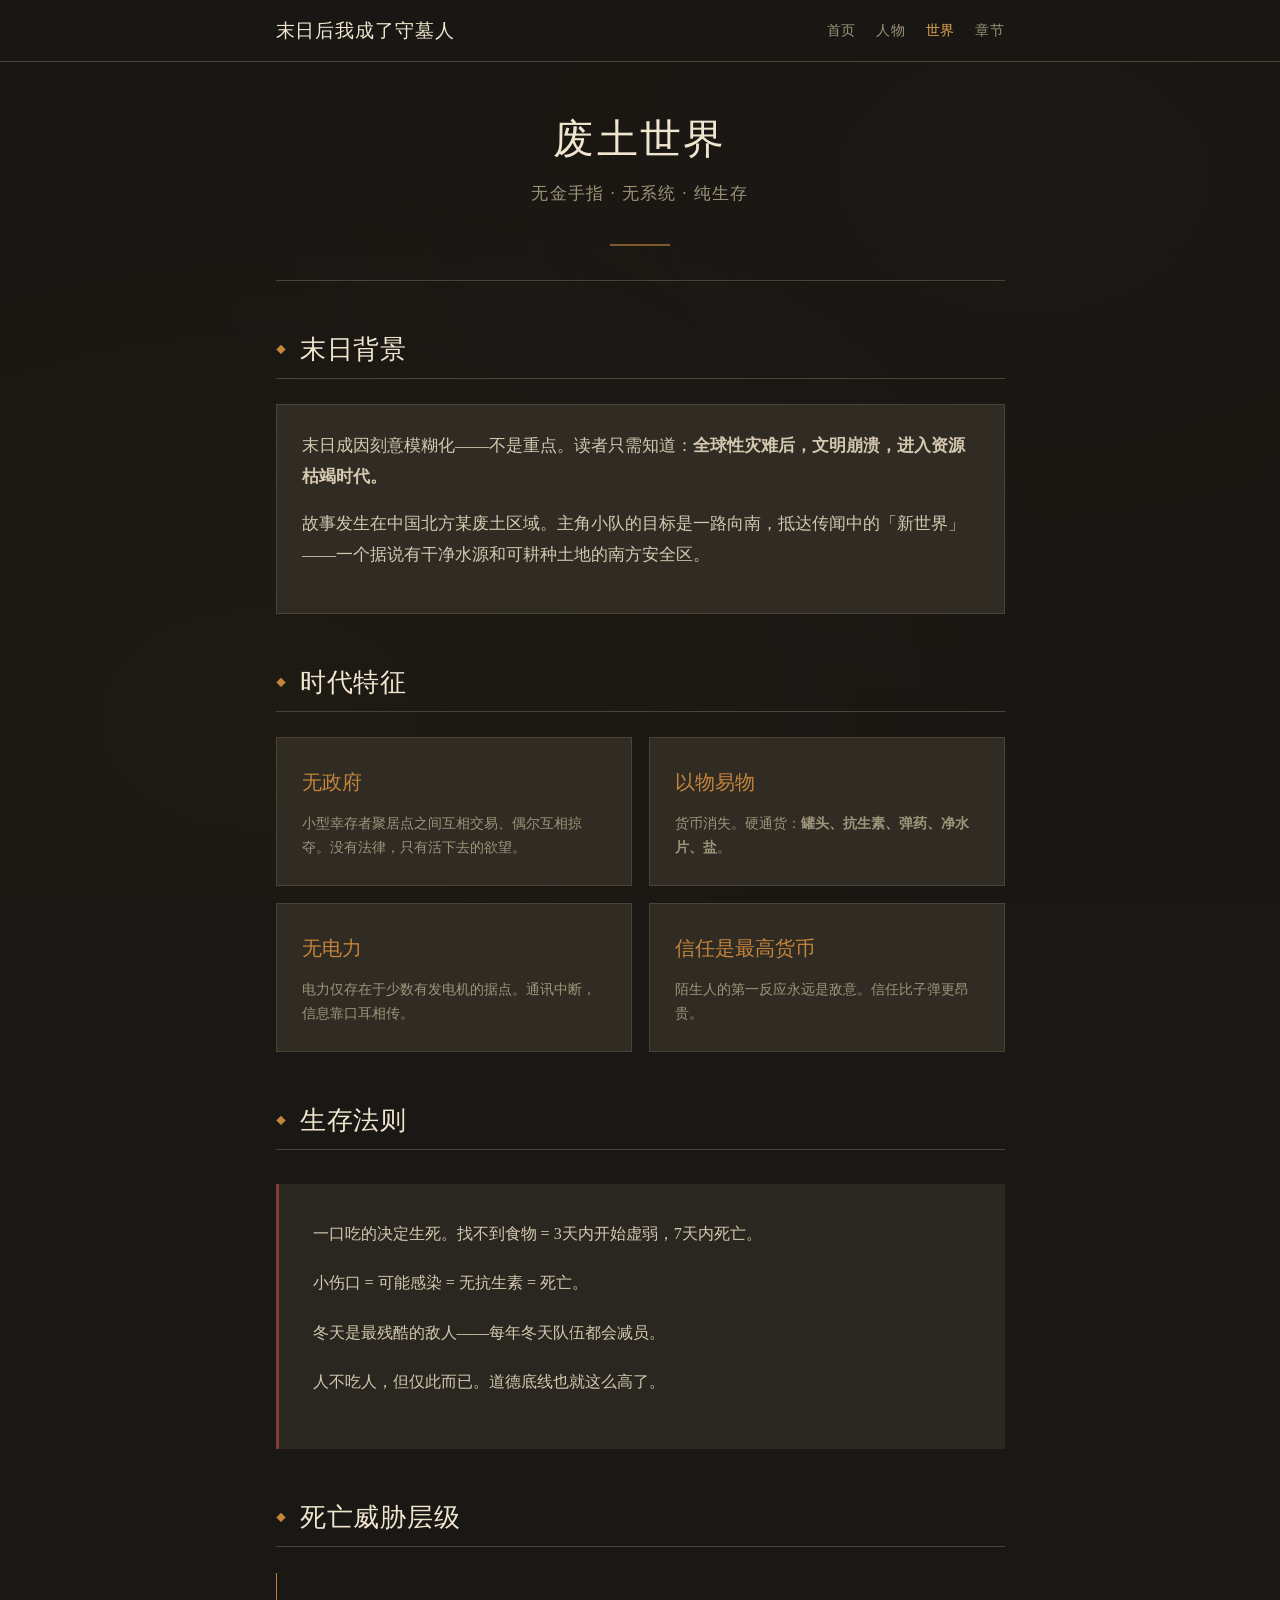
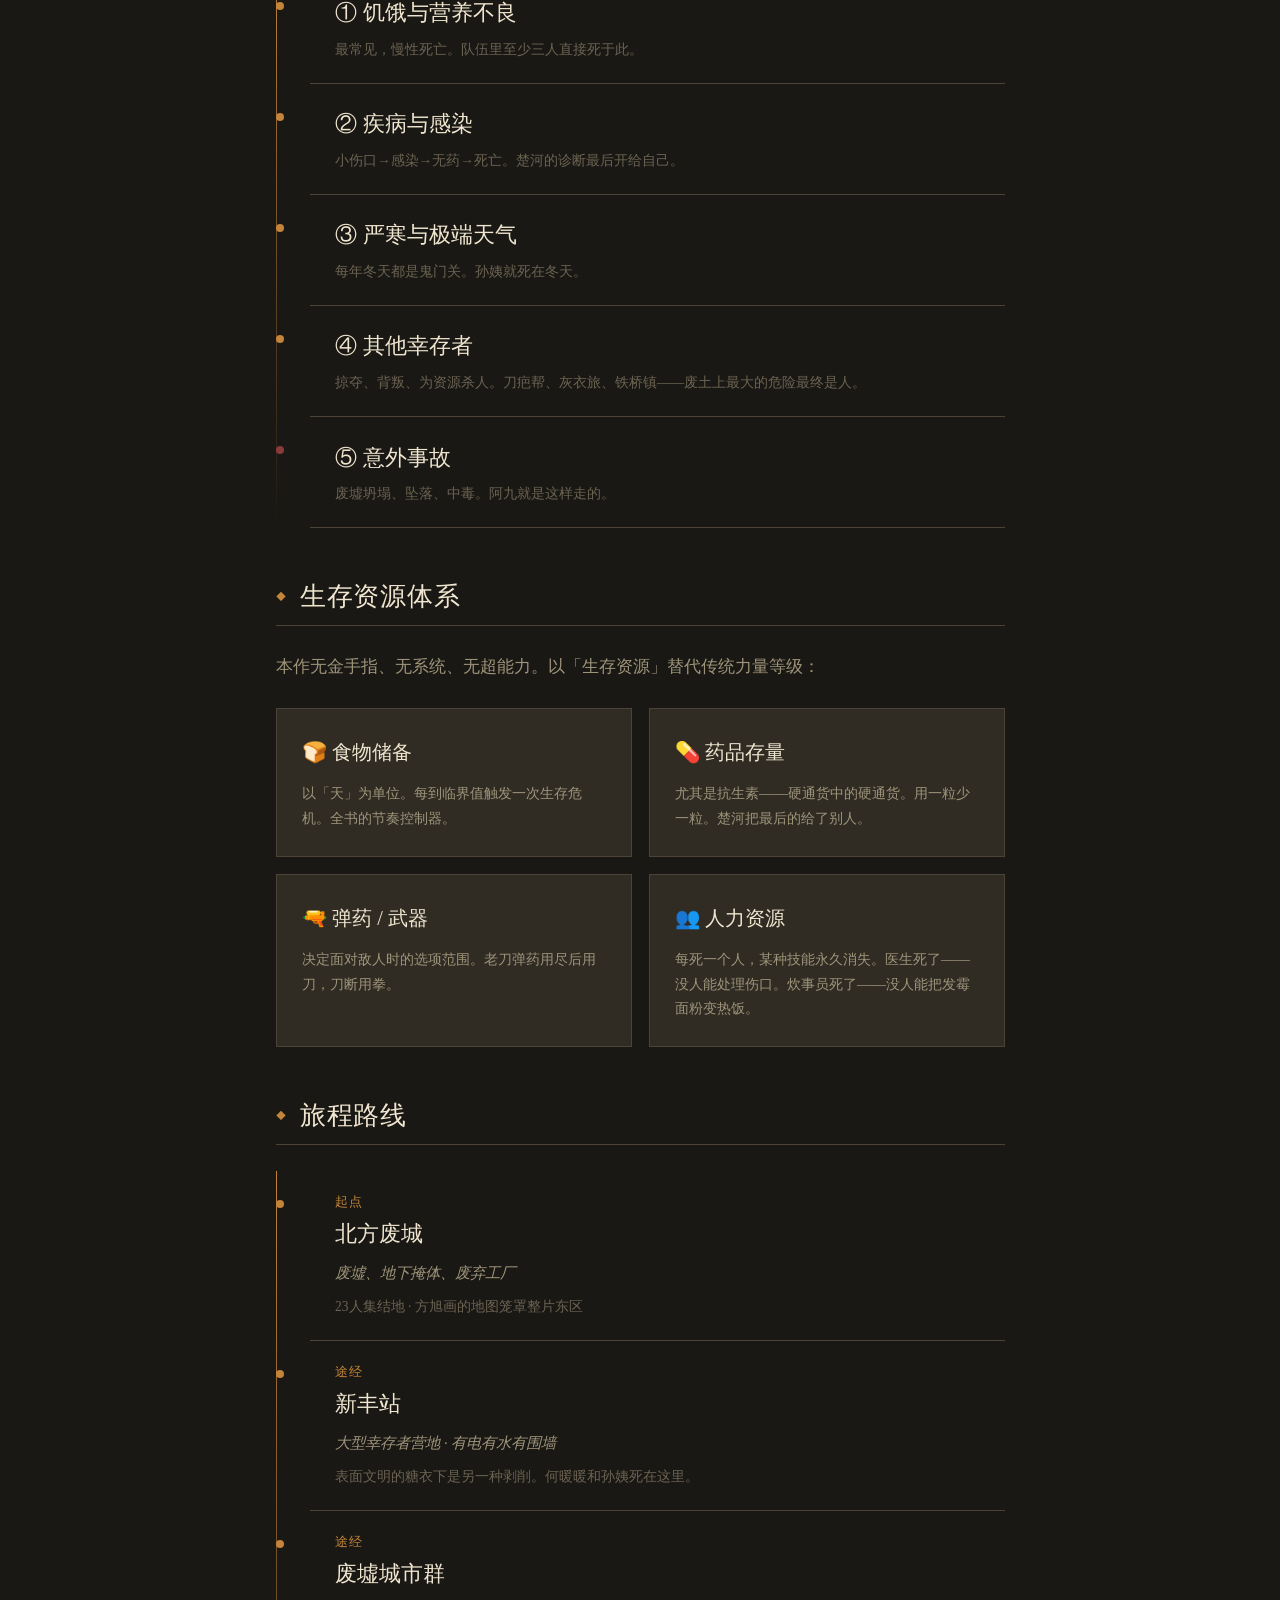
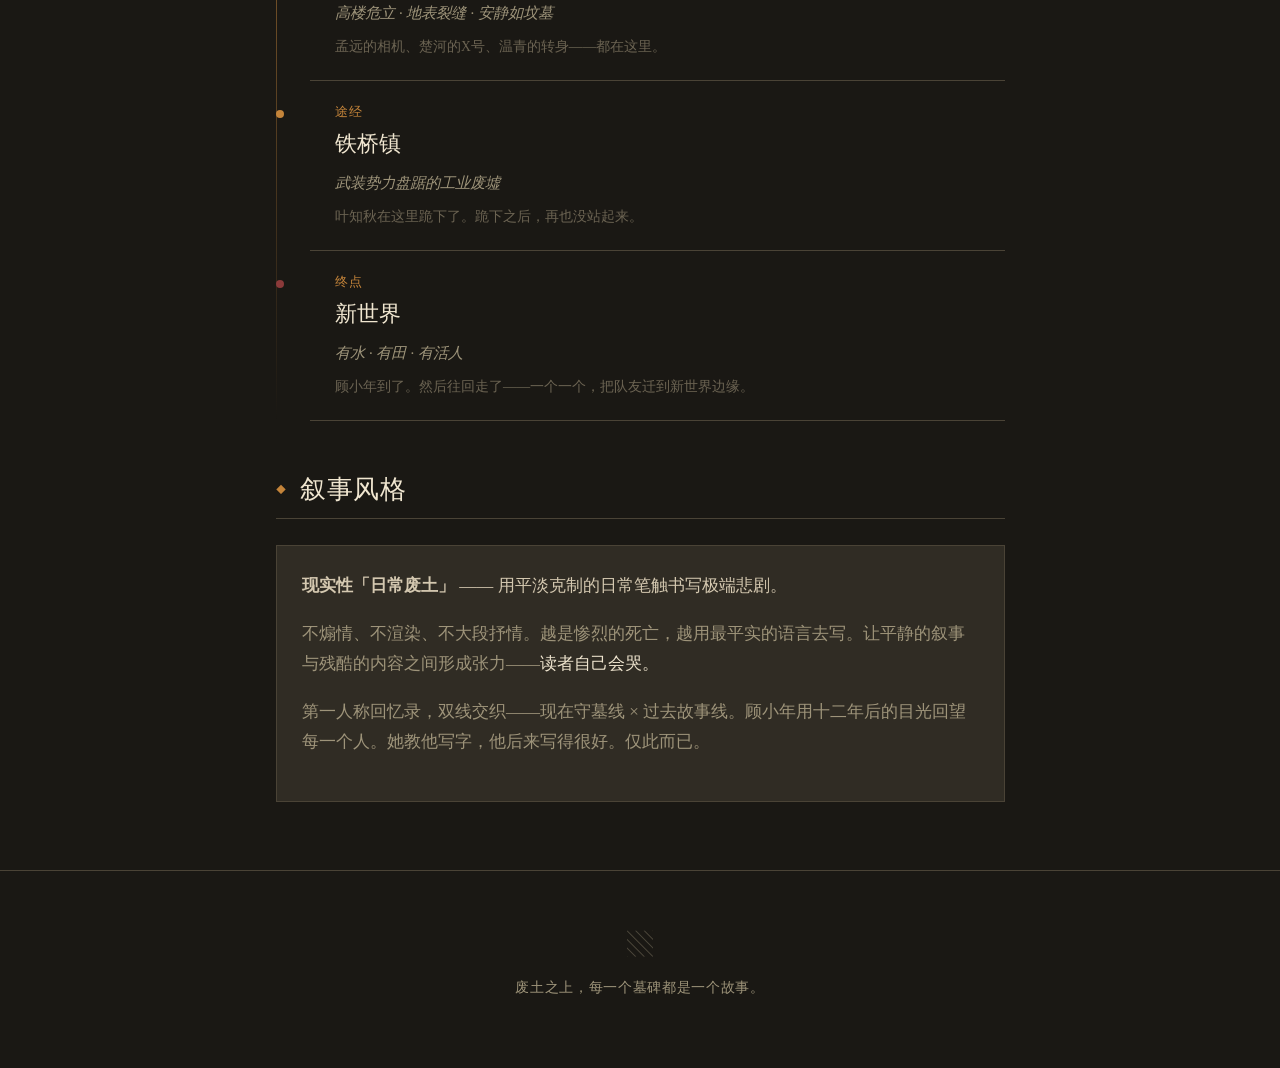
<file: world.html>
<!DOCTYPE html>
<html lang="zh-CN">
<head>
<meta charset="UTF-8">
<meta name="viewport" content="width=device-width,initial-scale=1.0">
<title>世界观 — 末日后我成了守墓人</title>
<link rel="stylesheet" href="css/style.css">
</head>
<body>

<div class="dust-container">
  <div class="dust-particle"></div><div class="dust-particle"></div>
  <div class="dust-particle"></div><div class="dust-particle"></div>
  <div class="dust-particle"></div><div class="dust-particle"></div>
  <div class="dust-particle"></div><div class="dust-particle"></div>
  <div class="dust-particle"></div><div class="dust-particle"></div>
</div>

<header class="site-header">
  <div class="header-inner">
    <div class="site-title"><a href="index.html">末日后我成了守墓人</a></div>
    <nav class="site-nav">
      <a href="index.html">首页</a>
      <a href="characters.html">人物</a>
      <a href="world.html" class="active">世界</a>
      <a href="chapters.html">章节</a>
    </nav>
  </div>
</header>

<main class="site-wrapper">

  <section class="hero" style="padding:3rem 0 2rem;">
    <h1>废土世界</h1>
    <p class="subtitle">无金手指 · 无系统 · 纯生存</p>
  </section>

  <!-- World Overview -->
  <section class="section">
    <h2 class="section-title">末日背景</h2>
    <div class="card">
      <p>末日成因刻意模糊化——不是重点。读者只需知道：<strong>全球性灾难后，文明崩溃，进入资源枯竭时代。</strong></p>
      <p style="margin-top:0.8rem;">故事发生在中国北方某废土区域。主角小队的目标是一路向南，抵达传闻中的「新世界」——一个据说有干净水源和可耕种土地的南方安全区。</p>
    </div>
  </section>

  <!-- Era -->
  <section class="section">
    <h2 class="section-title">时代特征</h2>
    <div class="char-grid">
      <div class="char-card">
        <div class="char-name" style="color:var(--accent-rust);">无政府</div>
        <div class="char-detail">小型幸存者聚居点之间互相交易、偶尔互相掠夺。没有法律，只有活下去的欲望。</div>
      </div>
      <div class="char-card">
        <div class="char-name" style="color:var(--accent-rust);">以物易物</div>
        <div class="char-detail">货币消失。硬通货：<strong>罐头、抗生素、弹药、净水片、盐</strong>。</div>
      </div>
      <div class="char-card">
        <div class="char-name" style="color:var(--accent-rust);">无电力</div>
        <div class="char-detail">电力仅存在于少数有发电机的据点。通讯中断，信息靠口耳相传。</div>
      </div>
      <div class="char-card">
        <div class="char-name" style="color:var(--accent-rust);">信任是最高货币</div>
        <div class="char-detail">陌生人的第一反应永远是敌意。信任比子弹更昂贵。</div>
      </div>
    </div>
  </section>

  <!-- Survival Law -->
  <section class="section">
    <h2 class="section-title">生存法则</h2>
    <div class="synopsis" style="border-left-color:var(--accent-blood);">
      <p>一口吃的决定生死。找不到食物 = 3天内开始虚弱，7天内死亡。</p>
      <p>小伤口 = 可能感染 = 无抗生素 = 死亡。</p>
      <p>冬天是最残酷的敌人——每年冬天队伍都会减员。</p>
      <p>人不吃人，但仅此而已。道德底线也就这么高了。</p>
    </div>
  </section>

  <!-- Death Hierarchy -->
  <section class="section">
    <h2 class="section-title">死亡威胁层级</h2>
    <div class="volume-timeline">
      <div class="volume-item">
        <div class="volume-title">① 饥饿与营养不良</div>
        <div class="volume-meta">最常见，慢性死亡。队伍里至少三人直接死于此。</div>
      </div>
      <div class="volume-item">
        <div class="volume-title">② 疾病与感染</div>
        <div class="volume-meta">小伤口→感染→无药→死亡。楚河的诊断最后开给自己。</div>
      </div>
      <div class="volume-item">
        <div class="volume-title">③ 严寒与极端天气</div>
        <div class="volume-meta">每年冬天都是鬼门关。孙姨就死在冬天。</div>
      </div>
      <div class="volume-item">
        <div class="volume-title">④ 其他幸存者</div>
        <div class="volume-meta">掠夺、背叛、为资源杀人。刀疤帮、灰衣旅、铁桥镇——废土上最大的危险最终是人。</div>
      </div>
      <div class="volume-item">
        <div class="volume-title">⑤ 意外事故</div>
        <div class="volume-meta">废墟坍塌、坠落、中毒。阿九就是这样走的。</div>
      </div>
    </div>
  </section>

  <!-- Resources -->
  <section class="section">
    <h2 class="section-title">生存资源体系</h2>
    <p style="color:var(--text-dim);margin-bottom:1.5rem;">本作无金手指、无系统、无超能力。以「生存资源」替代传统力量等级：</p>
    <div class="char-grid">
      <div class="char-card">
        <div class="char-name">🍞 食物储备</div>
        <div class="char-detail">以「天」为单位。每到临界值触发一次生存危机。全书的节奏控制器。</div>
      </div>
      <div class="char-card">
        <div class="char-name">💊 药品存量</div>
        <div class="char-detail">尤其是抗生素——硬通货中的硬通货。用一粒少一粒。楚河把最后的给了别人。</div>
      </div>
      <div class="char-card">
        <div class="char-name">🔫 弹药 / 武器</div>
        <div class="char-detail">决定面对敌人时的选项范围。老刀弹药用尽后用刀，刀断用拳。</div>
      </div>
      <div class="char-card">
        <div class="char-name">👥 人力资源</div>
        <div class="char-detail">每死一个人，某种技能永久消失。医生死了——没人能处理伤口。炊事员死了——没人能把发霉面粉变热饭。</div>
      </div>
    </div>
  </section>

  <!-- Journey Map -->
  <section class="section">
    <h2 class="section-title">旅程路线</h2>
    <div class="volume-timeline">
      <div class="volume-item">
        <div class="volume-num">起点</div>
        <div class="volume-title">北方废城</div>
        <div class="volume-subtitle">废墟、地下掩体、废弃工厂</div>
        <div class="volume-meta">23人集结地 · 方旭画的地图笼罩整片东区</div>
      </div>
      <div class="volume-item">
        <div class="volume-num">途经</div>
        <div class="volume-title">新丰站</div>
        <div class="volume-subtitle">大型幸存者营地 · 有电有水有围墙</div>
        <div class="volume-meta">表面文明的糖衣下是另一种剥削。何暖暖和孙姨死在这里。</div>
      </div>
      <div class="volume-item">
        <div class="volume-num">途经</div>
        <div class="volume-title">废墟城市群</div>
        <div class="volume-subtitle">高楼危立 · 地表裂缝 · 安静如坟墓</div>
        <div class="volume-meta">孟远的相机、楚河的X号、温青的转身——都在这里。</div>
      </div>
      <div class="volume-item">
        <div class="volume-num">途经</div>
        <div class="volume-title">铁桥镇</div>
        <div class="volume-subtitle">武装势力盘踞的工业废墟</div>
        <div class="volume-meta">叶知秋在这里跪下了。跪下之后，再也没站起来。</div>
      </div>
      <div class="volume-item">
        <div class="volume-num">终点</div>
        <div class="volume-title">新世界</div>
        <div class="volume-subtitle">有水 · 有田 · 有活人</div>
        <div class="volume-meta">顾小年到了。然后往回走了——一个一个，把队友迁到新世界边缘。</div>
      </div>
    </div>
  </section>

  <!-- Style -->
  <section class="section">
    <h2 class="section-title">叙事风格</h2>
    <div class="card">
      <p><strong>现实性「日常废土」</strong> —— 用平淡克制的日常笔触书写极端悲剧。</p>
      <p style="color:var(--text-dim);margin-top:0.8rem;">不煽情、不渲染、不大段抒情。越是惨烈的死亡，越用最平实的语言去写。让平静的叙事与残酷的内容之间形成张力——<span style="color:var(--text-bright);">读者自己会哭。</span></p>
      <p style="color:var(--text-dim);margin-top:0.5rem;">第一人称回忆录，双线交织——现在守墓线 × 过去故事线。顾小年用十二年后的目光回望每一个人。她教他写字，他后来写得很好。仅此而已。</p>
    </div>
  </section>

</main>

<footer class="site-footer">
  <div class="tombstone">▧</div>
  <p>废土之上，每一个墓碑都是一个故事。</p>
</footer>

<script src="js/main.js"></script>
</body>
</html>
</file>
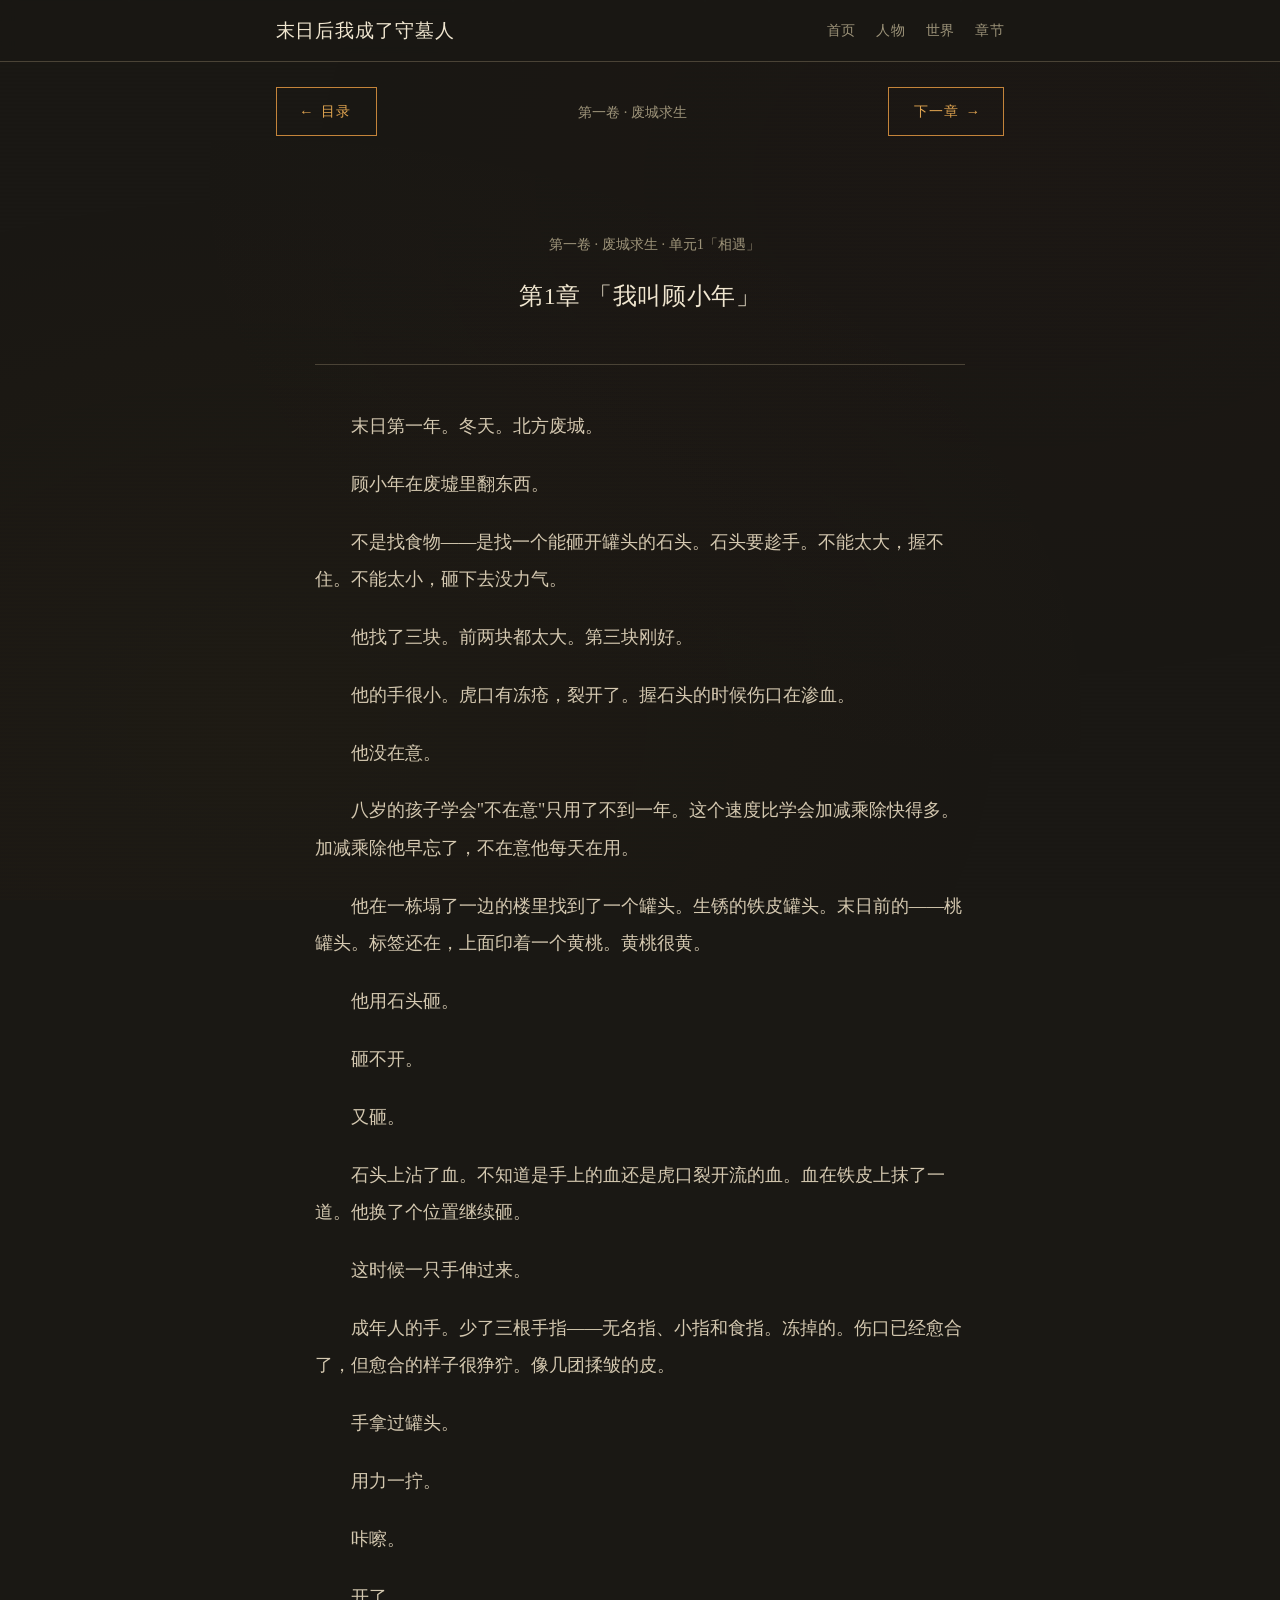
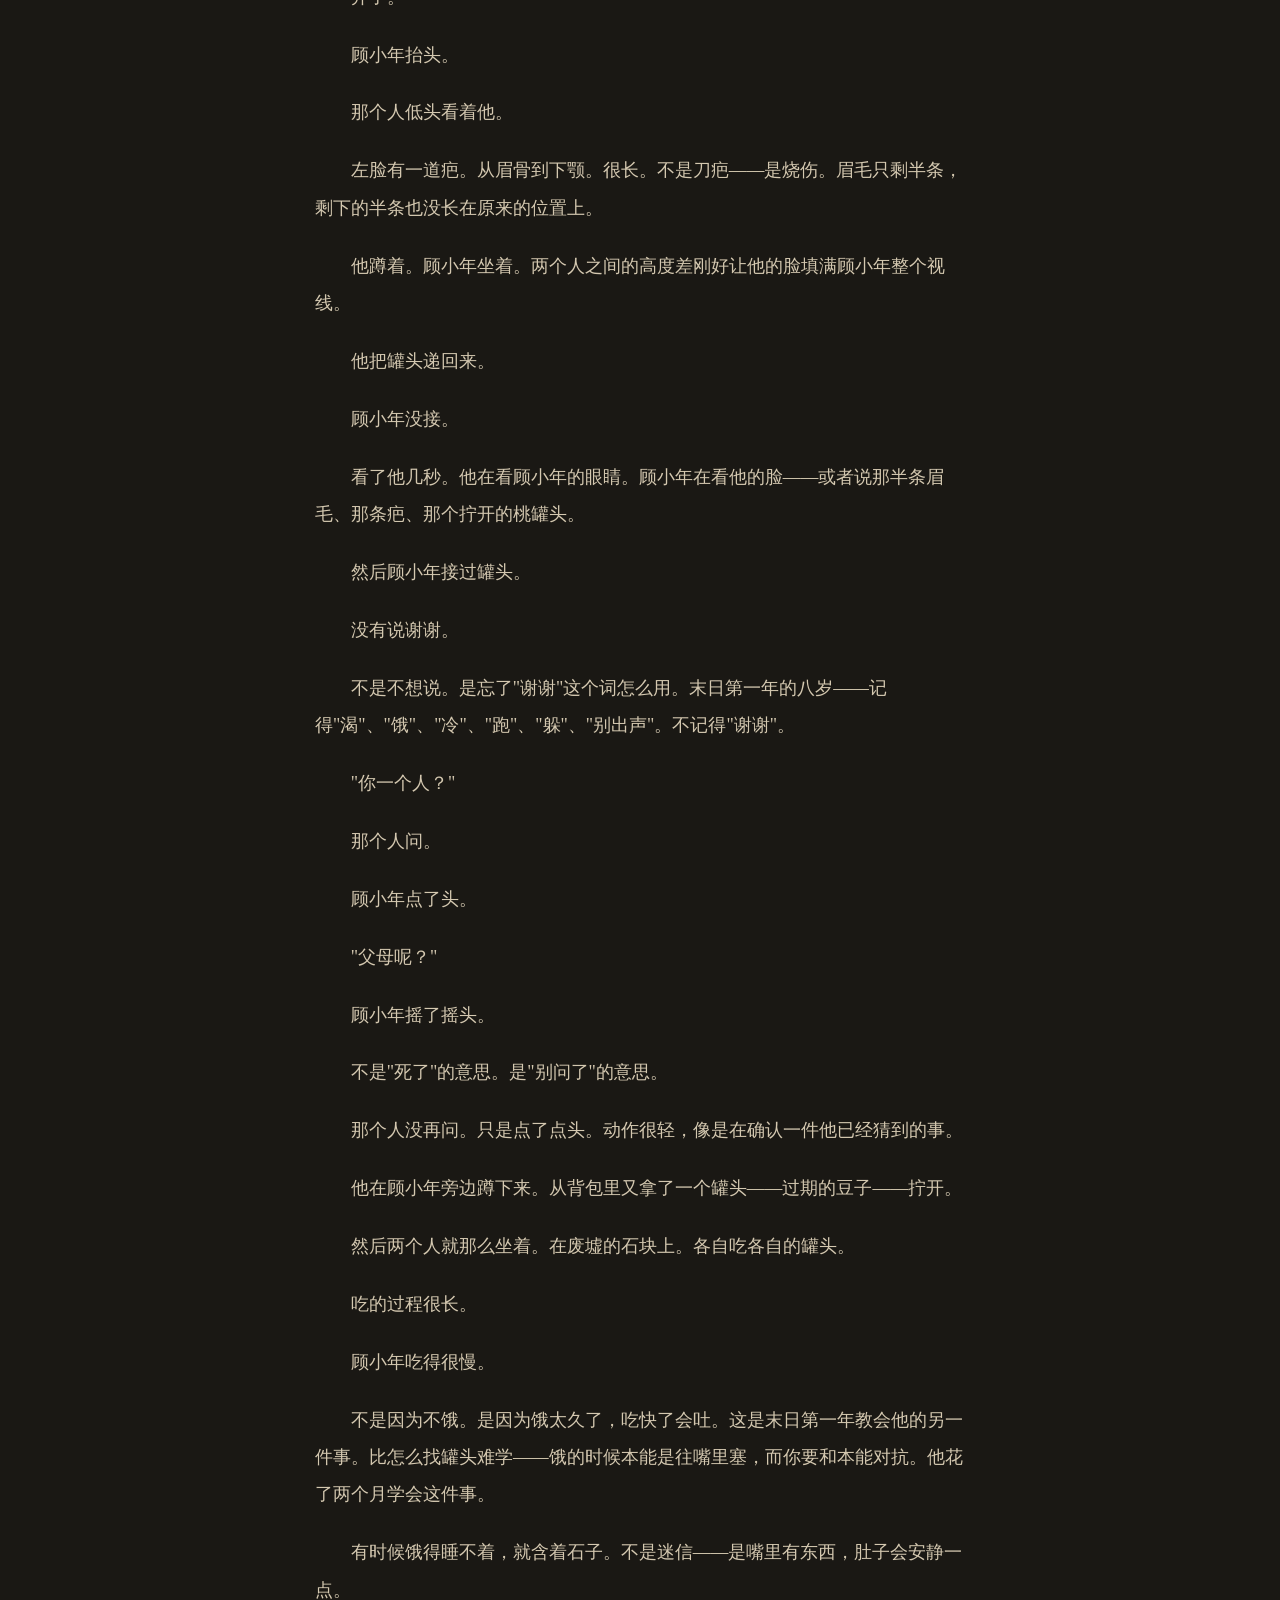
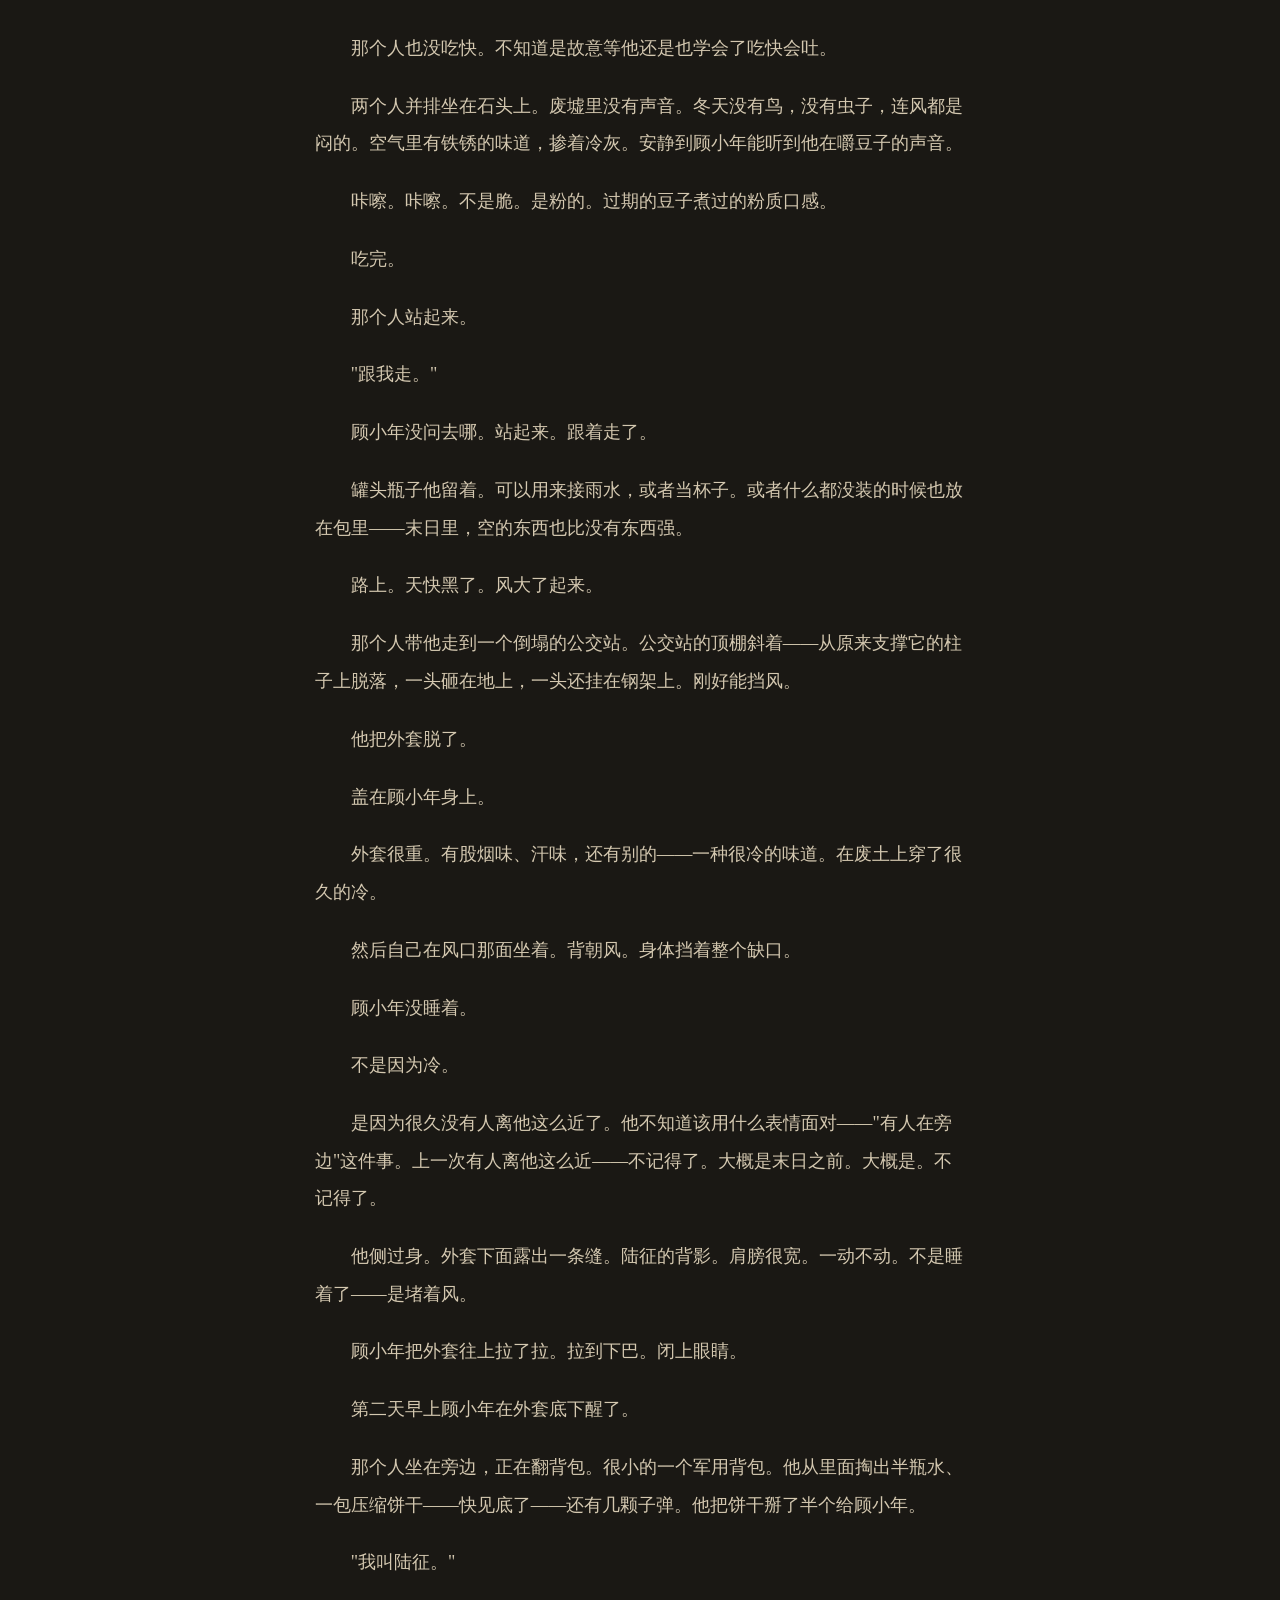
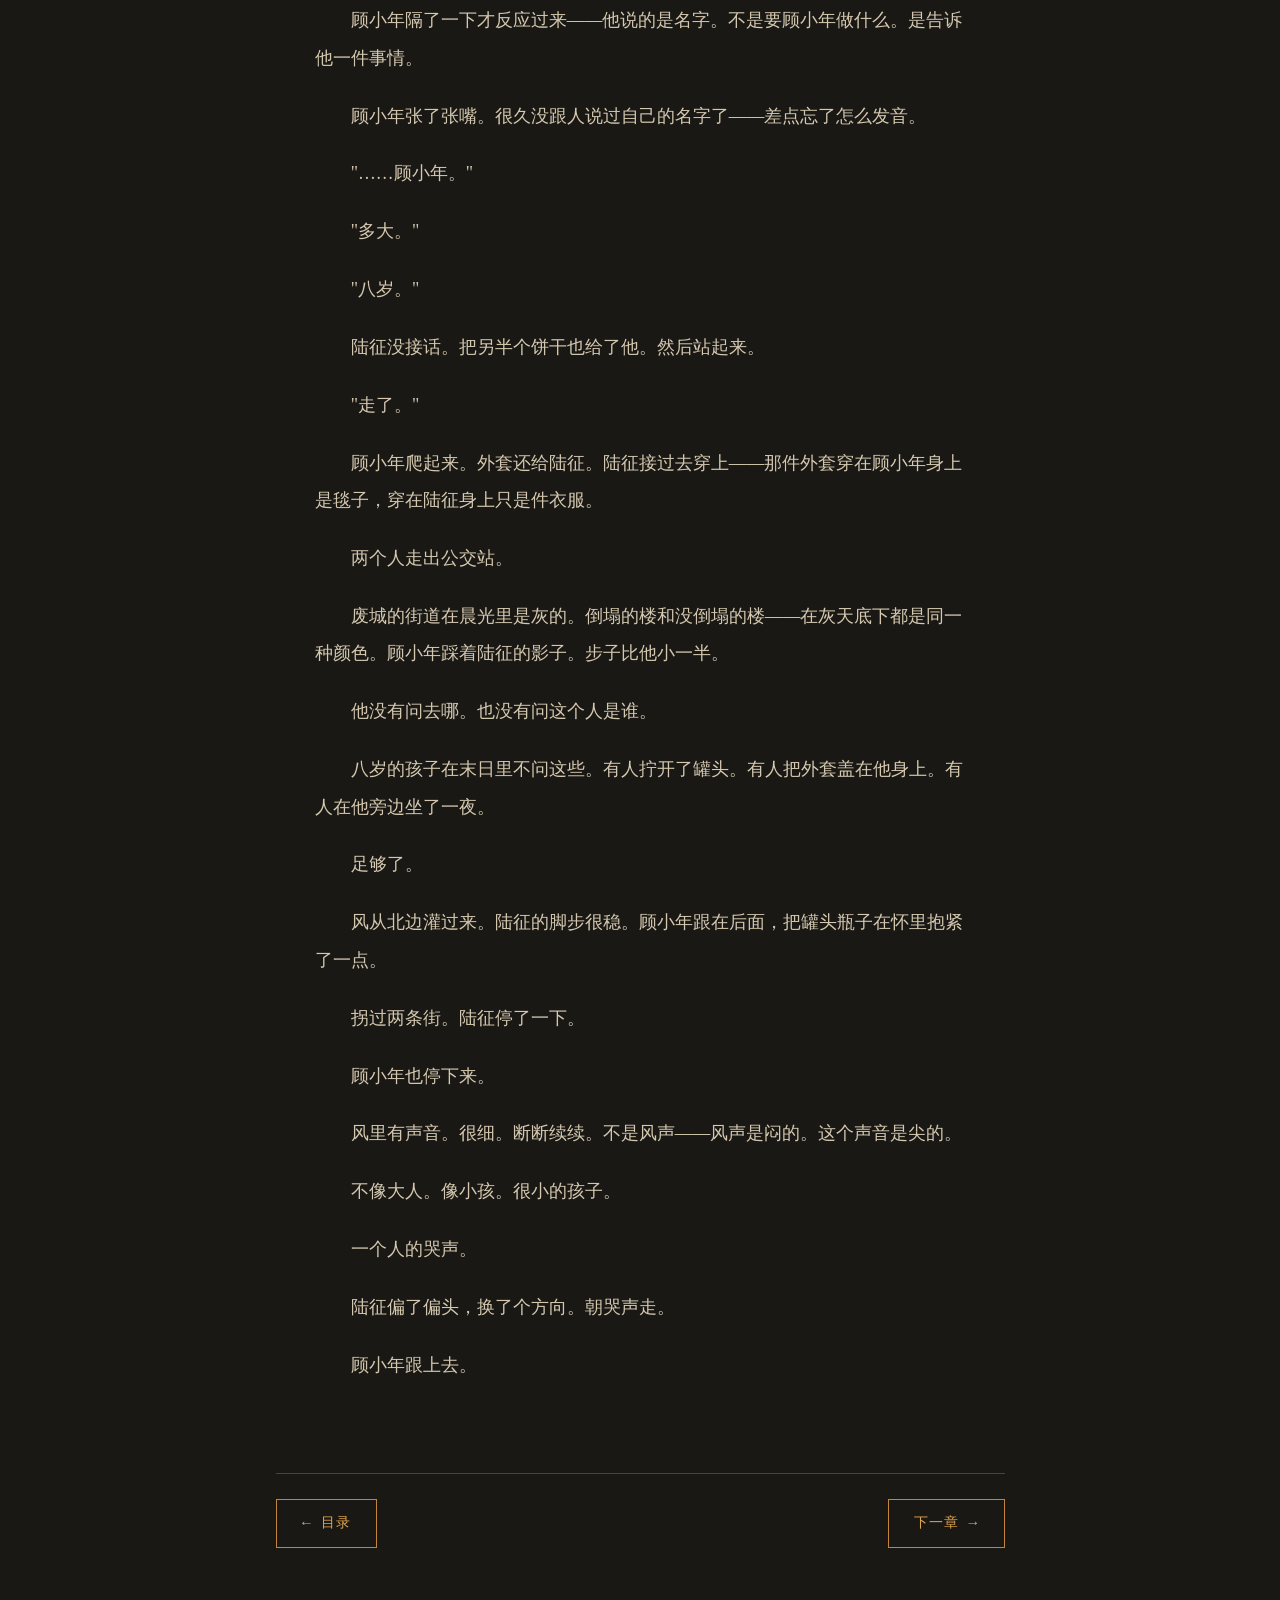
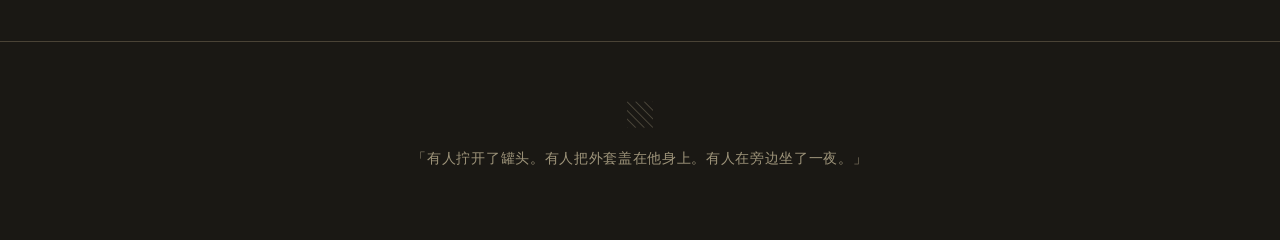
<file: chapters/chapter-1.html>
<!DOCTYPE html><html lang="zh-CN"><head><meta charset="UTF-8"><meta name="viewport" content="width=device-width,initial-scale=1.0"><title>第1章 「我叫顾小年」 — 末日后我成了守墓人</title><link rel="stylesheet" href="../css/style.css"><style>.chapter-nav{display:flex;justify-content:space-between;align-items:center;padding:1.5rem 0;flex-wrap:wrap;gap:0.5rem;}.chapter-nav a{font-size:0.85rem;}</style></head><body><div class="dust-container"><div class="dust-particle"></div><div class="dust-particle"></div><div class="dust-particle"></div><div class="dust-particle"></div><div class="dust-particle"></div><div class="dust-particle"></div><div class="dust-particle"></div><div class="dust-particle"></div><div class="dust-particle"></div><div class="dust-particle"></div></div><header class="site-header"><div class="header-inner"><div class="site-title"><a href="../index.html">末日后我成了守墓人</a></div><nav class="site-nav"><a href="../index.html">首页</a><a href="../characters.html">人物</a><a href="../world.html">世界</a><a href="../chapters.html">章节</a></nav></div></header><main class="site-wrapper"><div class="chapter-nav"><a href="../chapters.html" class="btn">← 目录</a><span style="color:var(--text-dim);font-size:0.85rem;">第一卷 · 废城求生</span><a href="chapter-2.html" class="btn">下一章 →</a></div><article class="chapter-content"><div class="chapter-header"><p class="chapter-info">第一卷 · 废城求生 · 单元1「相遇」</p><h2>第1章 「我叫顾小年」</h2></div><p>末日第一年。冬天。北方废城。</p>
<p>顾小年在废墟里翻东西。</p>
<p>不是找食物——是找一个能砸开罐头的石头。石头要趁手。不能太大，握不住。不能太小，砸下去没力气。</p>
<p>他找了三块。前两块都太大。第三块刚好。</p>
<p>他的手很小。虎口有冻疮，裂开了。握石头的时候伤口在渗血。</p>
<p>他没在意。</p>
<p>八岁的孩子学会"不在意"只用了不到一年。这个速度比学会加减乘除快得多。加减乘除他早忘了，不在意他每天在用。</p>
<p>他在一栋塌了一边的楼里找到了一个罐头。生锈的铁皮罐头。末日前的——桃罐头。标签还在，上面印着一个黄桃。黄桃很黄。</p>
<p>他用石头砸。</p>
<p>砸不开。</p>
<p>又砸。</p>
<p>石头上沾了血。不知道是手上的血还是虎口裂开流的血。血在铁皮上抹了一道。他换了个位置继续砸。</p>
<p>这时候一只手伸过来。</p>
<p>成年人的手。少了三根手指——无名指、小指和食指。冻掉的。伤口已经愈合了，但愈合的样子很狰狞。像几团揉皱的皮。</p>
<p>手拿过罐头。</p>
<p>用力一拧。</p>
<p>咔嚓。</p>
<p>开了。</p>
<p>顾小年抬头。</p>
<p>那个人低头看着他。</p>
<p>左脸有一道疤。从眉骨到下颚。很长。不是刀疤——是烧伤。眉毛只剩半条，剩下的半条也没长在原来的位置上。</p>
<p>他蹲着。顾小年坐着。两个人之间的高度差刚好让他的脸填满顾小年整个视线。</p>
<p>他把罐头递回来。</p>
<p>顾小年没接。</p>
<p>看了他几秒。他在看顾小年的眼睛。顾小年在看他的脸——或者说那半条眉毛、那条疤、那个拧开的桃罐头。</p>
<p>然后顾小年接过罐头。</p>
<p>没有说谢谢。</p>
<p>不是不想说。是忘了"谢谢"这个词怎么用。末日第一年的八岁——记得"渴"、"饿"、"冷"、"跑"、"躲"、"别出声"。不记得"谢谢"。</p>
<p>"你一个人？"</p>
<p>那个人问。</p>
<p>顾小年点了头。</p>
<p>"父母呢？"</p>
<p>顾小年摇了摇头。</p>
<p>不是"死了"的意思。是"别问了"的意思。</p>
<p>那个人没再问。只是点了点头。动作很轻，像是在确认一件他已经猜到的事。</p>
<p>他在顾小年旁边蹲下来。从背包里又拿了一个罐头——过期的豆子——拧开。</p>
<p>然后两个人就那么坐着。在废墟的石块上。各自吃各自的罐头。</p>
<p>吃的过程很长。</p>
<p>顾小年吃得很慢。</p>
<p>不是因为不饿。是因为饿太久了，吃快了会吐。这是末日第一年教会他的另一件事。比怎么找罐头难学——饿的时候本能是往嘴里塞，而你要和本能对抗。他花了两个月学会这件事。</p>
<p>有时候饿得睡不着，就含着石子。不是迷信——是嘴里有东西，肚子会安静一点。</p>
<p>那个人也没吃快。不知道是故意等他还是也学会了吃快会吐。</p>
<p>两个人并排坐在石头上。废墟里没有声音。冬天没有鸟，没有虫子，连风都是闷的。空气里有铁锈的味道，掺着冷灰。安静到顾小年能听到他在嚼豆子的声音。</p>
<p>咔嚓。咔嚓。不是脆。是粉的。过期的豆子煮过的粉质口感。</p>
<p>吃完。</p>
<p>那个人站起来。</p>
<p>"跟我走。"</p>
<p>顾小年没问去哪。站起来。跟着走了。</p>
<p>罐头瓶子他留着。可以用来接雨水，或者当杯子。或者什么都没装的时候也放在包里——末日里，空的东西也比没有东西强。</p>
<p>路上。天快黑了。风大了起来。</p>
<p>那个人带他走到一个倒塌的公交站。公交站的顶棚斜着——从原来支撑它的柱子上脱落，一头砸在地上，一头还挂在钢架上。刚好能挡风。</p>
<p>他把外套脱了。</p>
<p>盖在顾小年身上。</p>
<p>外套很重。有股烟味、汗味，还有别的——一种很冷的味道。在废土上穿了很久的冷。</p>
<p>然后自己在风口那面坐着。背朝风。身体挡着整个缺口。</p>
<p>顾小年没睡着。</p>
<p>不是因为冷。</p>
<p>是因为很久没有人离他这么近了。他不知道该用什么表情面对——"有人在旁边"这件事。上一次有人离他这么近——不记得了。大概是末日之前。大概是。不记得了。</p>
<p>他侧过身。外套下面露出一条缝。陆征的背影。肩膀很宽。一动不动。不是睡着了——是堵着风。</p>
<p>顾小年把外套往上拉了拉。拉到下巴。闭上眼睛。</p>
<p>第二天早上顾小年在外套底下醒了。</p>
<p>那个人坐在旁边，正在翻背包。很小的一个军用背包。他从里面掏出半瓶水、一包压缩饼干——快见底了——还有几颗子弹。他把饼干掰了半个给顾小年。</p>
<p>"我叫陆征。"</p>
<p>顾小年隔了一下才反应过来——他说的是名字。不是要顾小年做什么。是告诉他一件事情。</p>
<p>顾小年张了张嘴。很久没跟人说过自己的名字了——差点忘了怎么发音。</p>
<p>"……顾小年。"</p>
<p>"多大。"</p>
<p>"八岁。"</p>
<p>陆征没接话。把另半个饼干也给了他。然后站起来。</p>
<p>"走了。"</p>
<p>顾小年爬起来。外套还给陆征。陆征接过去穿上——那件外套穿在顾小年身上是毯子，穿在陆征身上只是件衣服。</p>
<p>两个人走出公交站。</p>
<p>废城的街道在晨光里是灰的。倒塌的楼和没倒塌的楼——在灰天底下都是同一种颜色。顾小年踩着陆征的影子。步子比他小一半。</p>
<p>他没有问去哪。也没有问这个人是谁。</p>
<p>八岁的孩子在末日里不问这些。有人拧开了罐头。有人把外套盖在他身上。有人在他旁边坐了一夜。</p>
<p>足够了。</p>
<p>风从北边灌过来。陆征的脚步很稳。顾小年跟在后面，把罐头瓶子在怀里抱紧了一点。</p>
<p>拐过两条街。陆征停了一下。</p>
<p>顾小年也停下来。</p>
<p>风里有声音。很细。断断续续。不是风声——风声是闷的。这个声音是尖的。</p>
<p>不像大人。像小孩。很小的孩子。</p>
<p>一个人的哭声。</p>
<p>陆征偏了偏头，换了个方向。朝哭声走。</p>
<p>顾小年跟上去。</p></article><div class="chapter-nav" style="border-top:1px solid var(--border-worn);margin-top:2rem;"><a href="../chapters.html" class="btn">← 目录</a><a href="chapter-2.html" class="btn">下一章 →</a></div></main><footer class="site-footer"><div class="tombstone">▧</div><p>「有人拧开了罐头。有人把外套盖在他身上。有人在旁边坐了一夜。」</p></footer><script src="../js/main.js"></script></body></html>
</file>
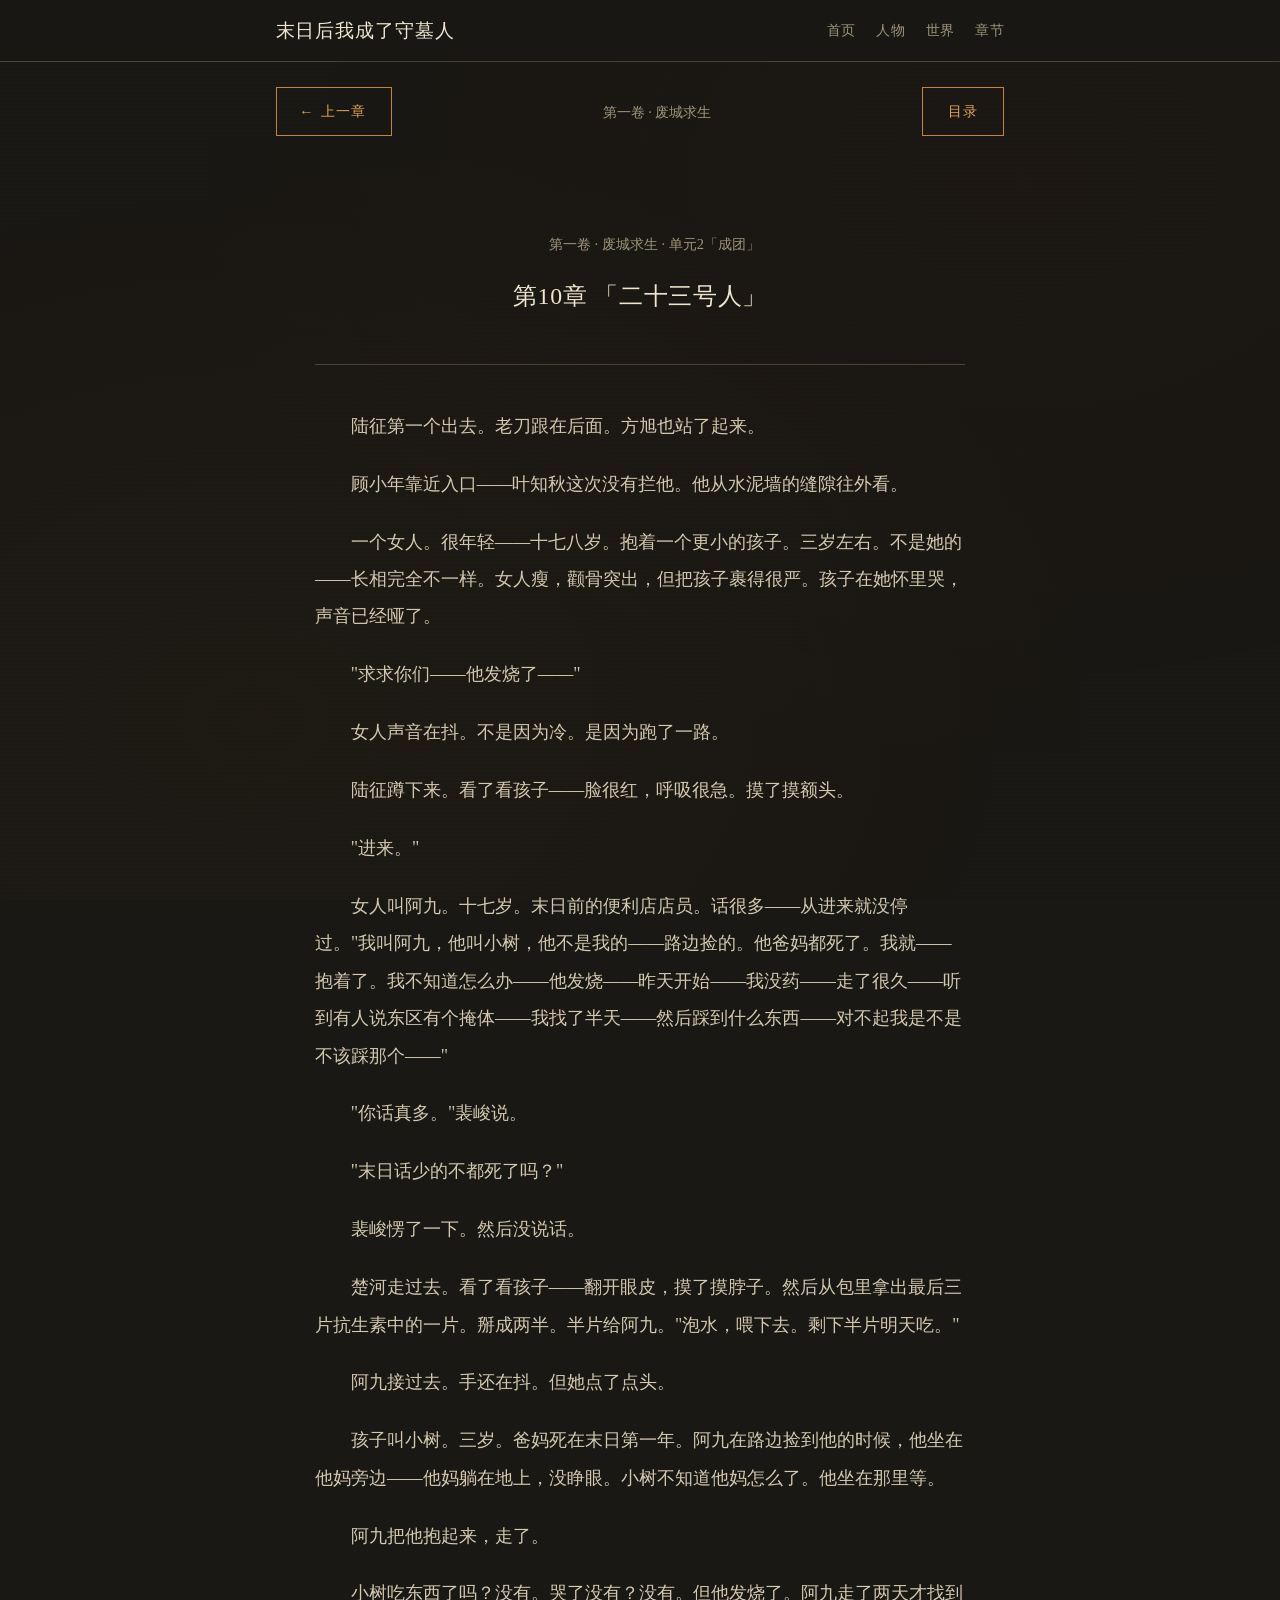
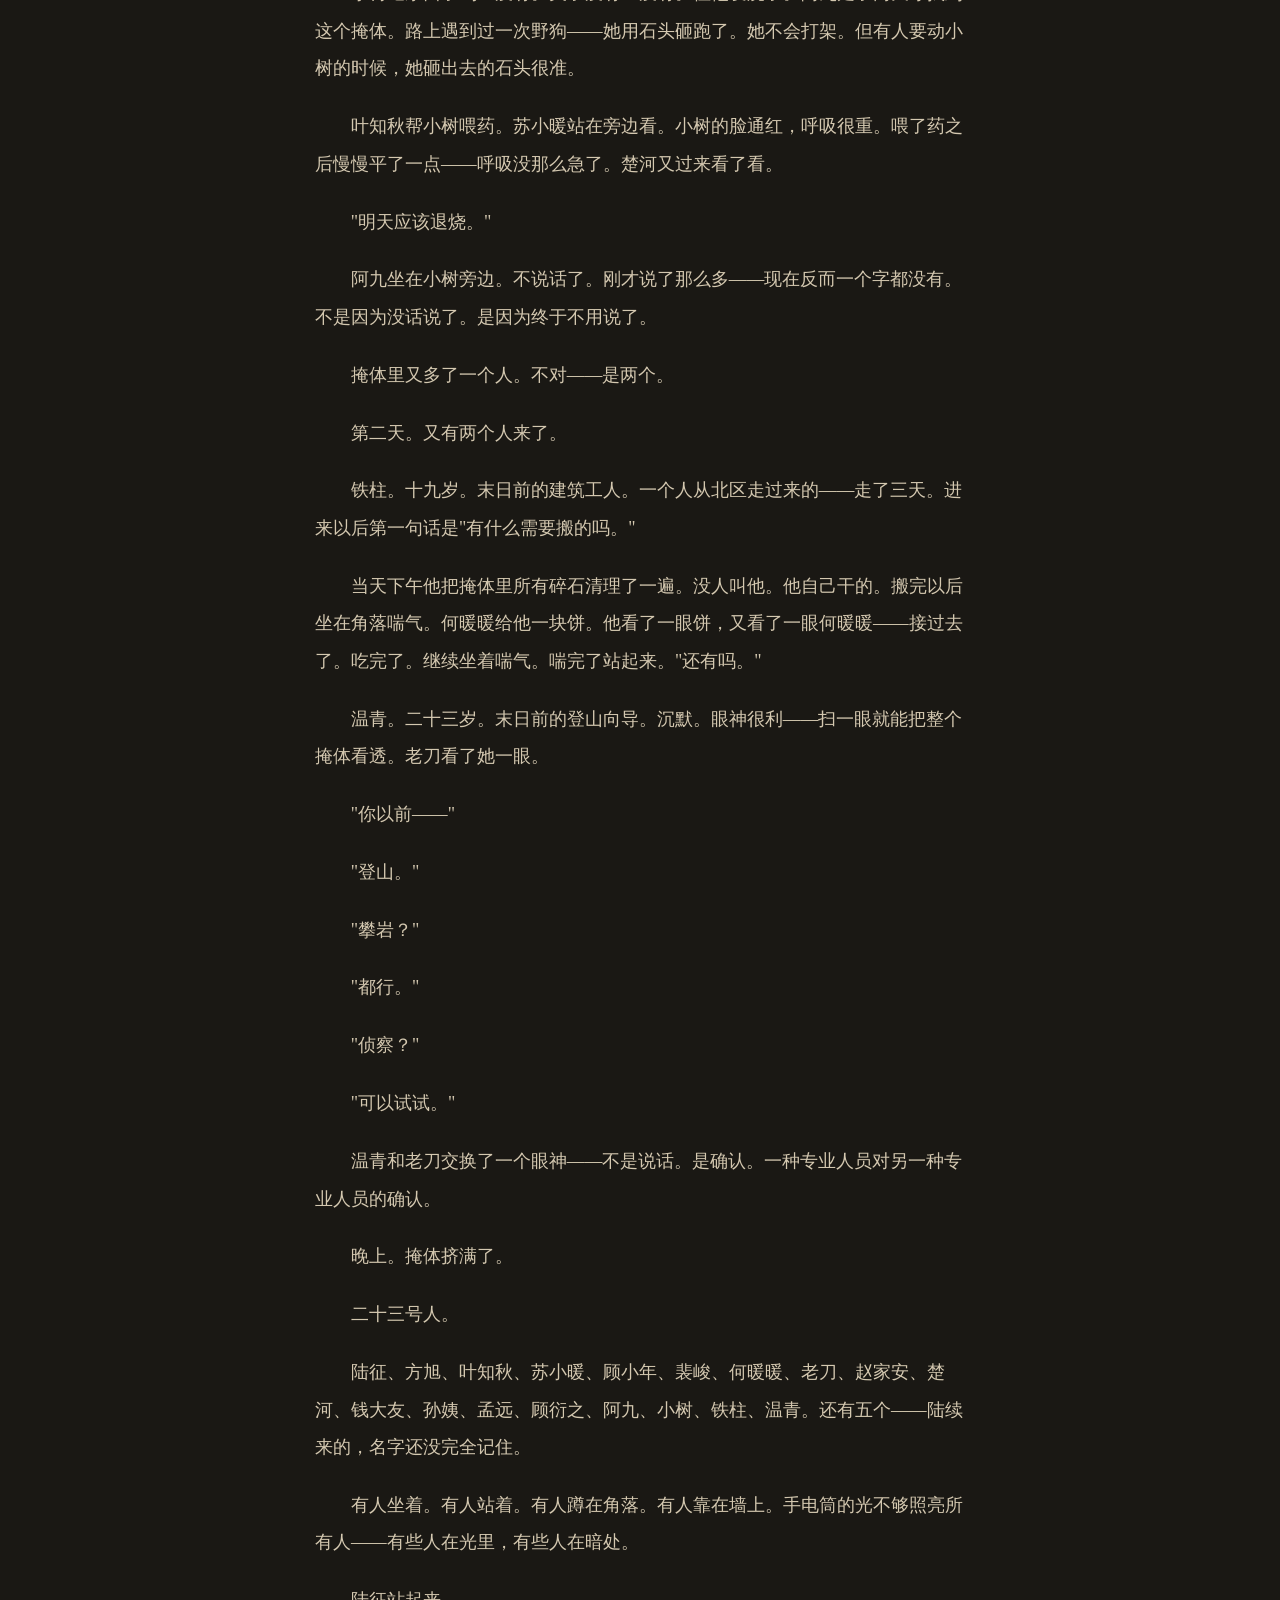
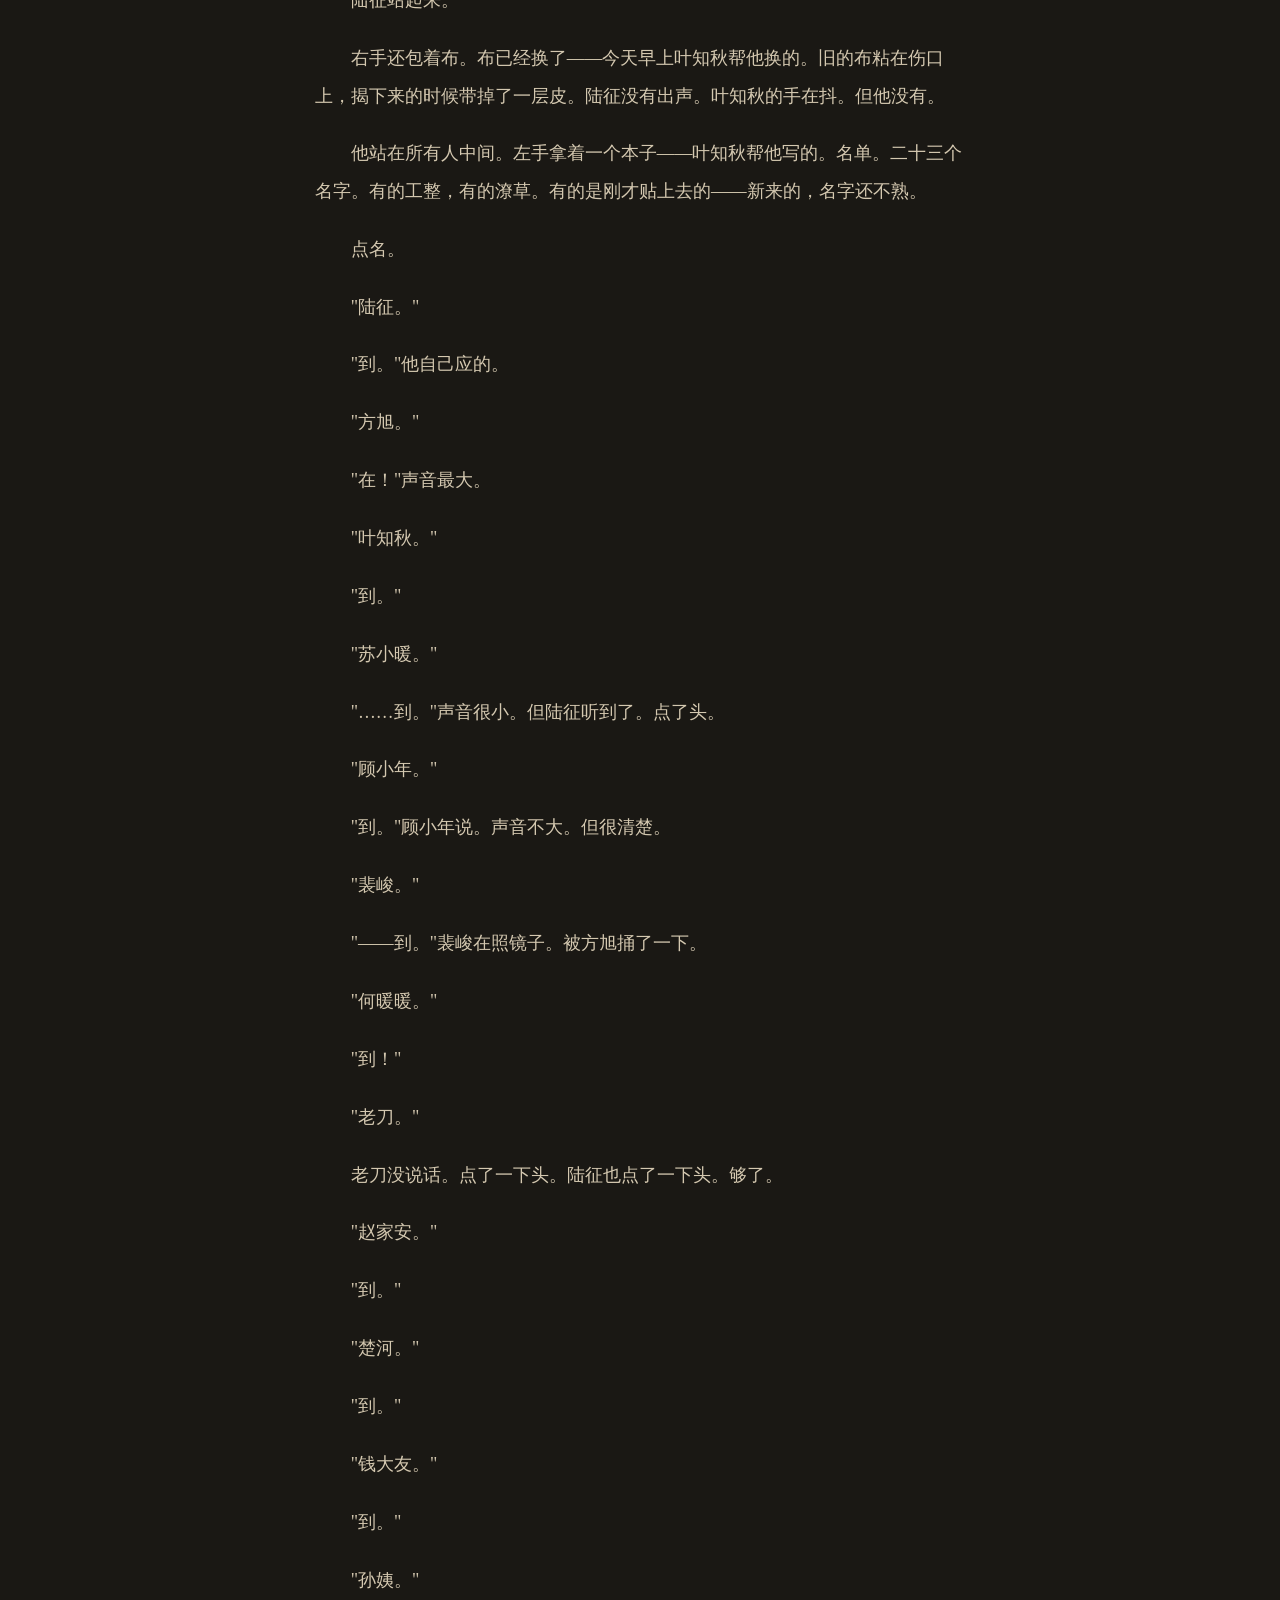
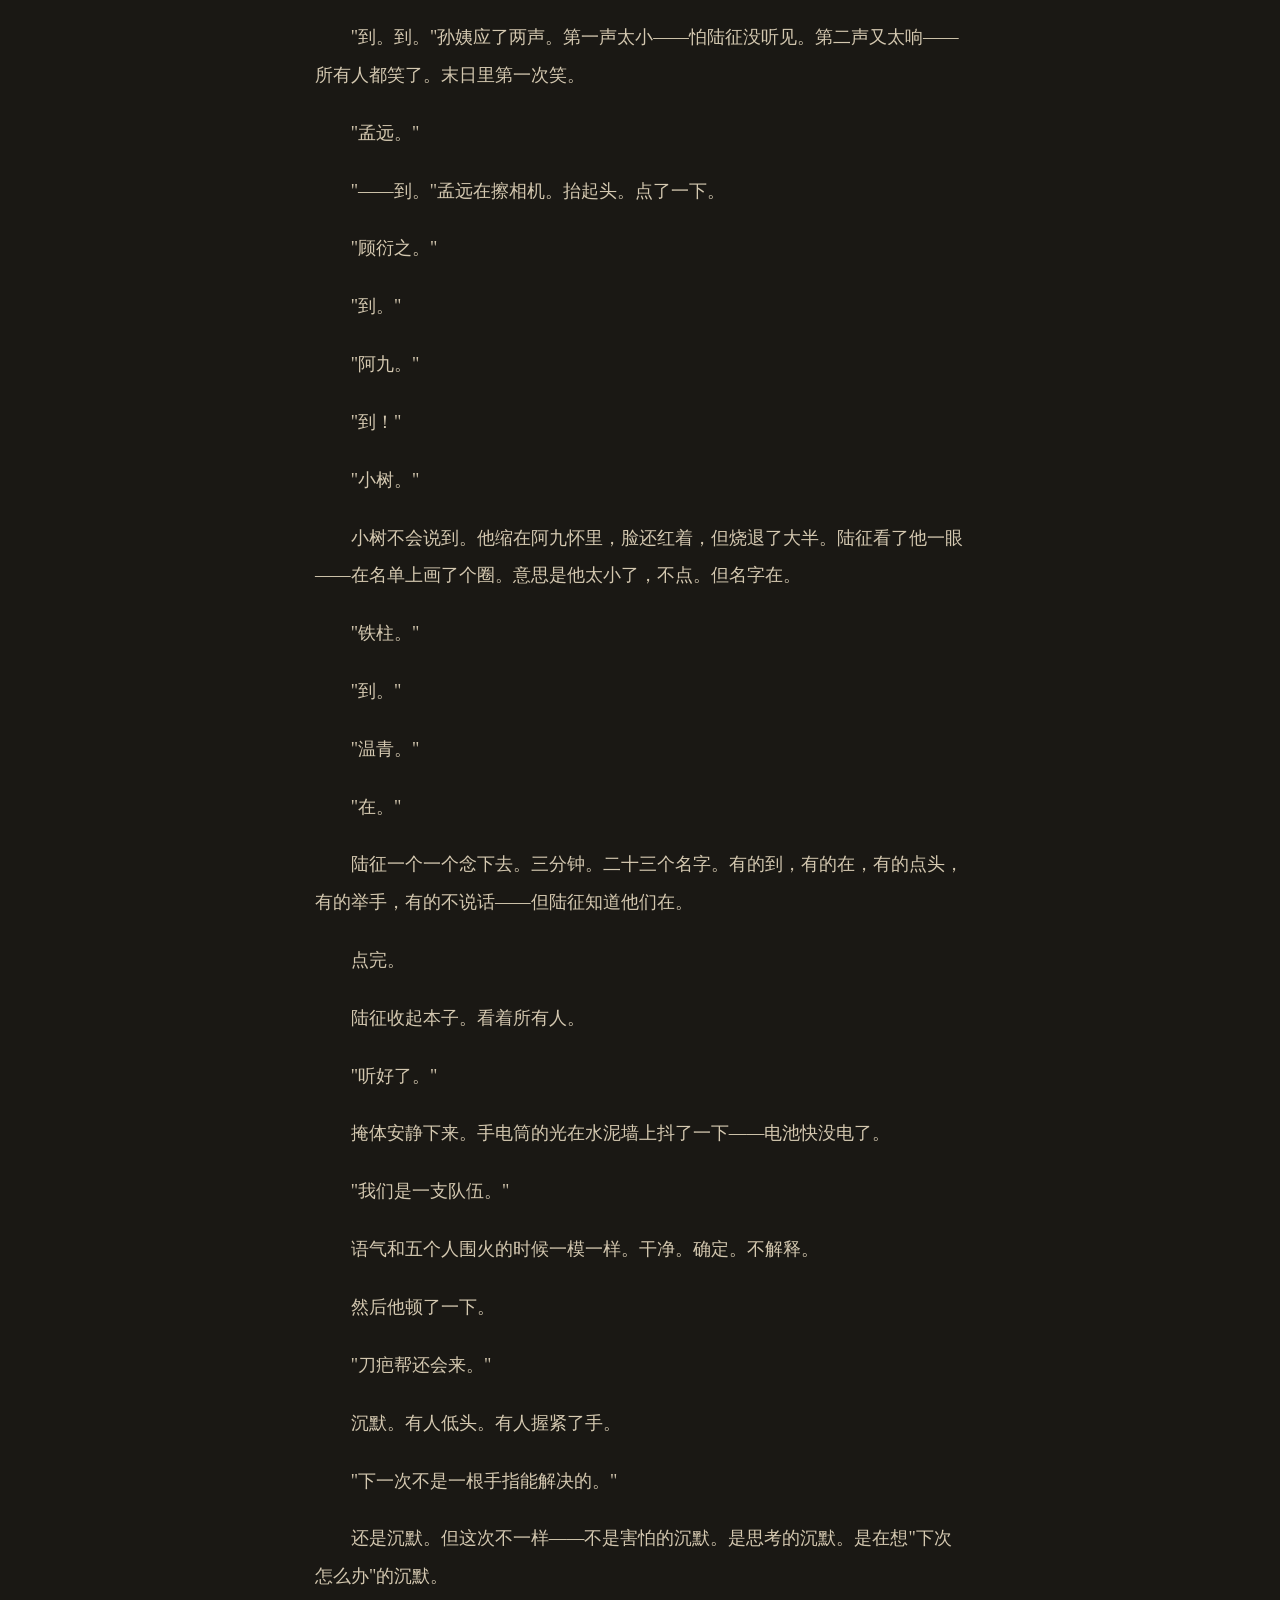
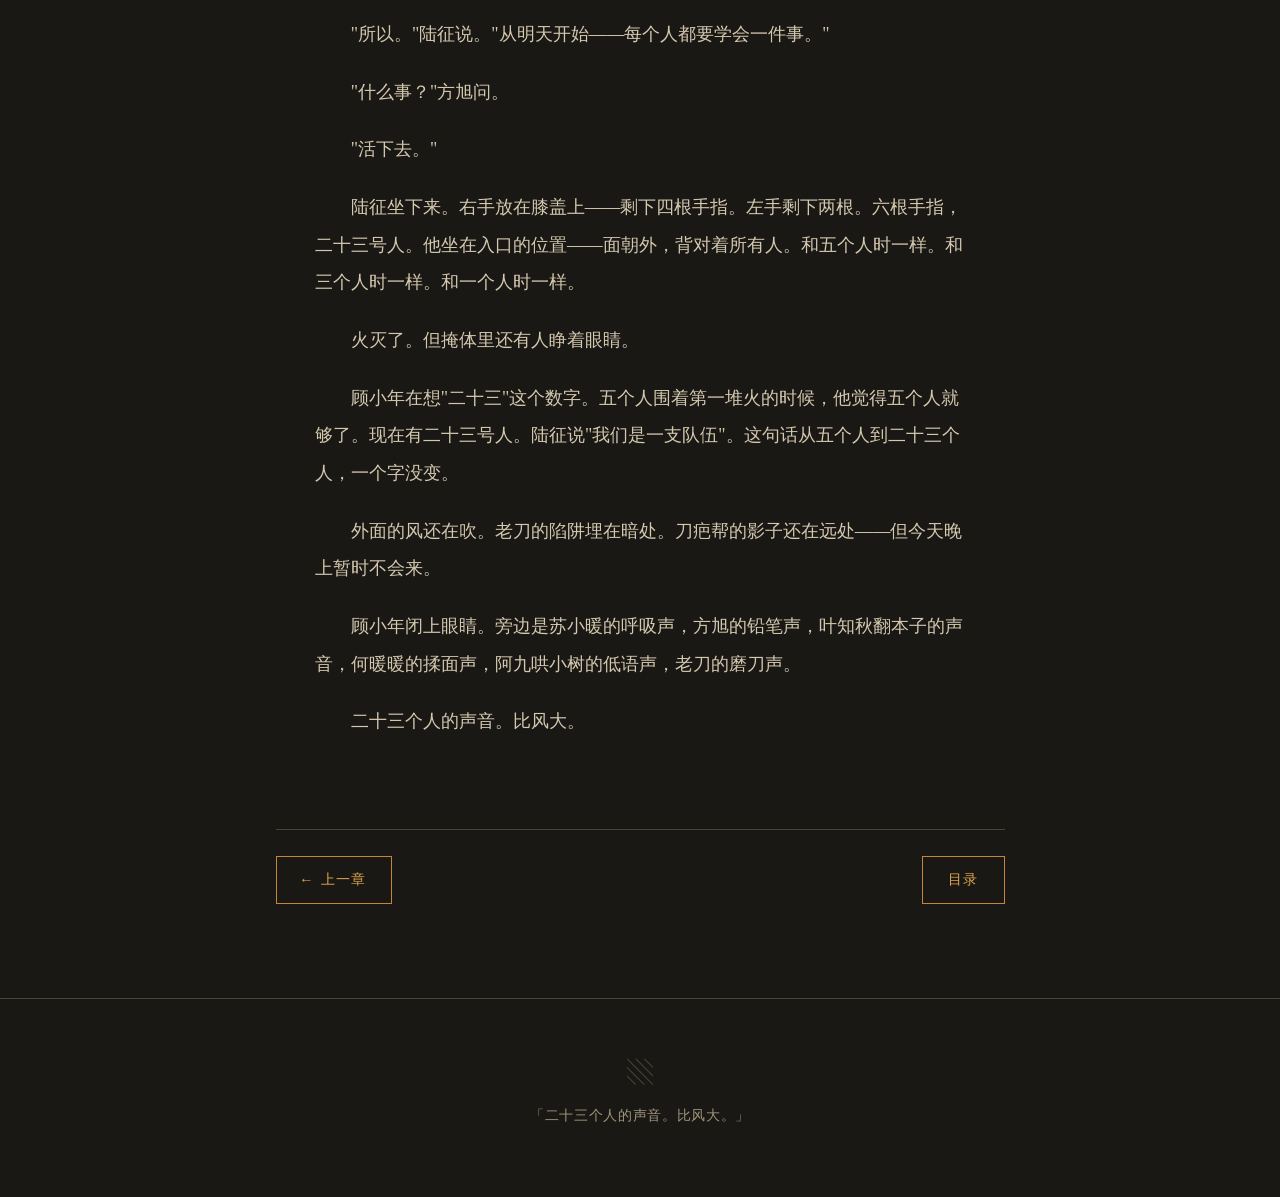
<file: chapters/chapter-10.html>
<!DOCTYPE html><html lang="zh-CN"><head><meta charset="UTF-8"><meta name="viewport" content="width=device-width,initial-scale=1.0"><title>第10章 「二十三号人」 — 末日后我成了守墓人</title><link rel="stylesheet" href="../css/style.css"><style>.chapter-nav{display:flex;justify-content:space-between;align-items:center;padding:1.5rem 0;flex-wrap:wrap;gap:0.5rem;}.chapter-nav a{font-size:0.85rem;}</style></head><body><div class="dust-container"><div class="dust-particle"></div><div class="dust-particle"></div><div class="dust-particle"></div><div class="dust-particle"></div><div class="dust-particle"></div><div class="dust-particle"></div><div class="dust-particle"></div><div class="dust-particle"></div><div class="dust-particle"></div><div class="dust-particle"></div></div><header class="site-header"><div class="header-inner"><div class="site-title"><a href="../index.html">末日后我成了守墓人</a></div><nav class="site-nav"><a href="../index.html">首页</a><a href="../characters.html">人物</a><a href="../world.html">世界</a><a href="../chapters.html">章节</a></nav></div></header><main class="site-wrapper"><div class="chapter-nav"><a href="chapter-9.html" class="btn">← 上一章</a><span style="color:var(--text-dim);font-size:0.85rem;">第一卷 · 废城求生</span><a href="../chapters.html" class="btn">目录</a></div><article class="chapter-content"><div class="chapter-header"><p class="chapter-info">第一卷 · 废城求生 · 单元2「成团」</p><h2>第10章 「二十三号人」</h2></div><p>陆征第一个出去。老刀跟在后面。方旭也站了起来。</p>
<p>顾小年靠近入口——叶知秋这次没有拦他。他从水泥墙的缝隙往外看。</p>
<p>一个女人。很年轻——十七八岁。抱着一个更小的孩子。三岁左右。不是她的——长相完全不一样。女人瘦，颧骨突出，但把孩子裹得很严。孩子在她怀里哭，声音已经哑了。</p>
<p>"求求你们——他发烧了——"</p>
<p>女人声音在抖。不是因为冷。是因为跑了一路。</p>
<p>陆征蹲下来。看了看孩子——脸很红，呼吸很急。摸了摸额头。</p>
<p>"进来。"</p>
<p>女人叫阿九。十七岁。末日前的便利店店员。话很多——从进来就没停过。"我叫阿九，他叫小树，他不是我的——路边捡的。他爸妈都死了。我就——抱着了。我不知道怎么办——他发烧——昨天开始——我没药——走了很久——听到有人说东区有个掩体——我找了半天——然后踩到什么东西——对不起我是不是不该踩那个——"</p>
<p>"你话真多。"裴峻说。</p>
<p>"末日话少的不都死了吗？"</p>
<p>裴峻愣了一下。然后没说话。</p>
<p>楚河走过去。看了看孩子——翻开眼皮，摸了摸脖子。然后从包里拿出最后三片抗生素中的一片。掰成两半。半片给阿九。"泡水，喂下去。剩下半片明天吃。"</p>
<p>阿九接过去。手还在抖。但她点了点头。</p>
<p>孩子叫小树。三岁。爸妈死在末日第一年。阿九在路边捡到他的时候，他坐在他妈旁边——他妈躺在地上，没睁眼。小树不知道他妈怎么了。他坐在那里等。</p>
<p>阿九把他抱起来，走了。</p>
<p>小树吃东西了吗？没有。哭了没有？没有。但他发烧了。阿九走了两天才找到这个掩体。路上遇到过一次野狗——她用石头砸跑了。她不会打架。但有人要动小树的时候，她砸出去的石头很准。</p>
<p>叶知秋帮小树喂药。苏小暖站在旁边看。小树的脸通红，呼吸很重。喂了药之后慢慢平了一点——呼吸没那么急了。楚河又过来看了看。</p>
<p>"明天应该退烧。"</p>
<p>阿九坐在小树旁边。不说话了。刚才说了那么多——现在反而一个字都没有。不是因为没话说了。是因为终于不用说了。</p>
<p>掩体里又多了一个人。不对——是两个。</p>
<p>第二天。又有两个人来了。</p>
<p>铁柱。十九岁。末日前的建筑工人。一个人从北区走过来的——走了三天。进来以后第一句话是"有什么需要搬的吗。"</p>
<p>当天下午他把掩体里所有碎石清理了一遍。没人叫他。他自己干的。搬完以后坐在角落喘气。何暖暖给他一块饼。他看了一眼饼，又看了一眼何暖暖——接过去了。吃完了。继续坐着喘气。喘完了站起来。"还有吗。"</p>
<p>温青。二十三岁。末日前的登山向导。沉默。眼神很利——扫一眼就能把整个掩体看透。老刀看了她一眼。</p>
<p>"你以前——"</p>
<p>"登山。"</p>
<p>"攀岩？"</p>
<p>"都行。"</p>
<p>"侦察？"</p>
<p>"可以试试。"</p>
<p>温青和老刀交换了一个眼神——不是说话。是确认。一种专业人员对另一种专业人员的确认。</p>
<p>晚上。掩体挤满了。</p>
<p>二十三号人。</p>
<p>陆征、方旭、叶知秋、苏小暖、顾小年、裴峻、何暖暖、老刀、赵家安、楚河、钱大友、孙姨、孟远、顾衍之、阿九、小树、铁柱、温青。还有五个——陆续来的，名字还没完全记住。</p>
<p>有人坐着。有人站着。有人蹲在角落。有人靠在墙上。手电筒的光不够照亮所有人——有些人在光里，有些人在暗处。</p>
<p>陆征站起来。</p>
<p>右手还包着布。布已经换了——今天早上叶知秋帮他换的。旧的布粘在伤口上，揭下来的时候带掉了一层皮。陆征没有出声。叶知秋的手在抖。但他没有。</p>
<p>他站在所有人中间。左手拿着一个本子——叶知秋帮他写的。名单。二十三个名字。有的工整，有的潦草。有的是刚才贴上去的——新来的，名字还不熟。</p>
<p>点名。</p>
<p>"陆征。"</p>
<p>"到。"他自己应的。</p>
<p>"方旭。"</p>
<p>"在！"声音最大。</p>
<p>"叶知秋。"</p>
<p>"到。"</p>
<p>"苏小暖。"</p>
<p>"……到。"声音很小。但陆征听到了。点了头。</p>
<p>"顾小年。"</p>
<p>"到。"顾小年说。声音不大。但很清楚。</p>
<p>"裴峻。"</p>
<p>"——到。"裴峻在照镜子。被方旭捅了一下。</p>
<p>"何暖暖。"</p>
<p>"到！"</p>
<p>"老刀。"</p>
<p>老刀没说话。点了一下头。陆征也点了一下头。够了。</p>
<p>"赵家安。"</p>
<p>"到。"</p>
<p>"楚河。"</p>
<p>"到。"</p>
<p>"钱大友。"</p>
<p>"到。"</p>
<p>"孙姨。"</p>
<p>"到。到。"孙姨应了两声。第一声太小——怕陆征没听见。第二声又太响——所有人都笑了。末日里第一次笑。</p>
<p>"孟远。"</p>
<p>"——到。"孟远在擦相机。抬起头。点了一下。</p>
<p>"顾衍之。"</p>
<p>"到。"</p>
<p>"阿九。"</p>
<p>"到！"</p>
<p>"小树。"</p>
<p>小树不会说到。他缩在阿九怀里，脸还红着，但烧退了大半。陆征看了他一眼——在名单上画了个圈。意思是他太小了，不点。但名字在。</p>
<p>"铁柱。"</p>
<p>"到。"</p>
<p>"温青。"</p>
<p>"在。"</p>
<p>陆征一个一个念下去。三分钟。二十三个名字。有的到，有的在，有的点头，有的举手，有的不说话——但陆征知道他们在。</p>
<p>点完。</p>
<p>陆征收起本子。看着所有人。</p>
<p>"听好了。"</p>
<p>掩体安静下来。手电筒的光在水泥墙上抖了一下——电池快没电了。</p>
<p>"我们是一支队伍。"</p>
<p>语气和五个人围火的时候一模一样。干净。确定。不解释。</p>
<p>然后他顿了一下。</p>
<p>"刀疤帮还会来。"</p>
<p>沉默。有人低头。有人握紧了手。</p>
<p>"下一次不是一根手指能解决的。"</p>
<p>还是沉默。但这次不一样——不是害怕的沉默。是思考的沉默。是在想"下次怎么办"的沉默。</p>
<p>"所以。"陆征说。"从明天开始——每个人都要学会一件事。"</p>
<p>"什么事？"方旭问。</p>
<p>"活下去。"</p>
<p>陆征坐下来。右手放在膝盖上——剩下四根手指。左手剩下两根。六根手指，二十三号人。他坐在入口的位置——面朝外，背对着所有人。和五个人时一样。和三个人时一样。和一个人时一样。</p>
<p>火灭了。但掩体里还有人睁着眼睛。</p>
<p>顾小年在想"二十三"这个数字。五个人围着第一堆火的时候，他觉得五个人就够了。现在有二十三号人。陆征说"我们是一支队伍"。这句话从五个人到二十三个人，一个字没变。</p>
<p>外面的风还在吹。老刀的陷阱埋在暗处。刀疤帮的影子还在远处——但今天晚上暂时不会来。</p>
<p>顾小年闭上眼睛。旁边是苏小暖的呼吸声，方旭的铅笔声，叶知秋翻本子的声音，何暖暖的揉面声，阿九哄小树的低语声，老刀的磨刀声。</p>
<p>二十三个人的声音。比风大。</p></article><div class="chapter-nav" style="border-top:1px solid var(--border-worn);margin-top:2rem;"><a href="chapter-9.html" class="btn">← 上一章</a><a href="../chapters.html" class="btn">目录</a></div></main><footer class="site-footer"><div class="tombstone">▧</div><p>「二十三个人的声音。比风大。」</p></footer><script src="../js/main.js"></script></body></html>
</file>
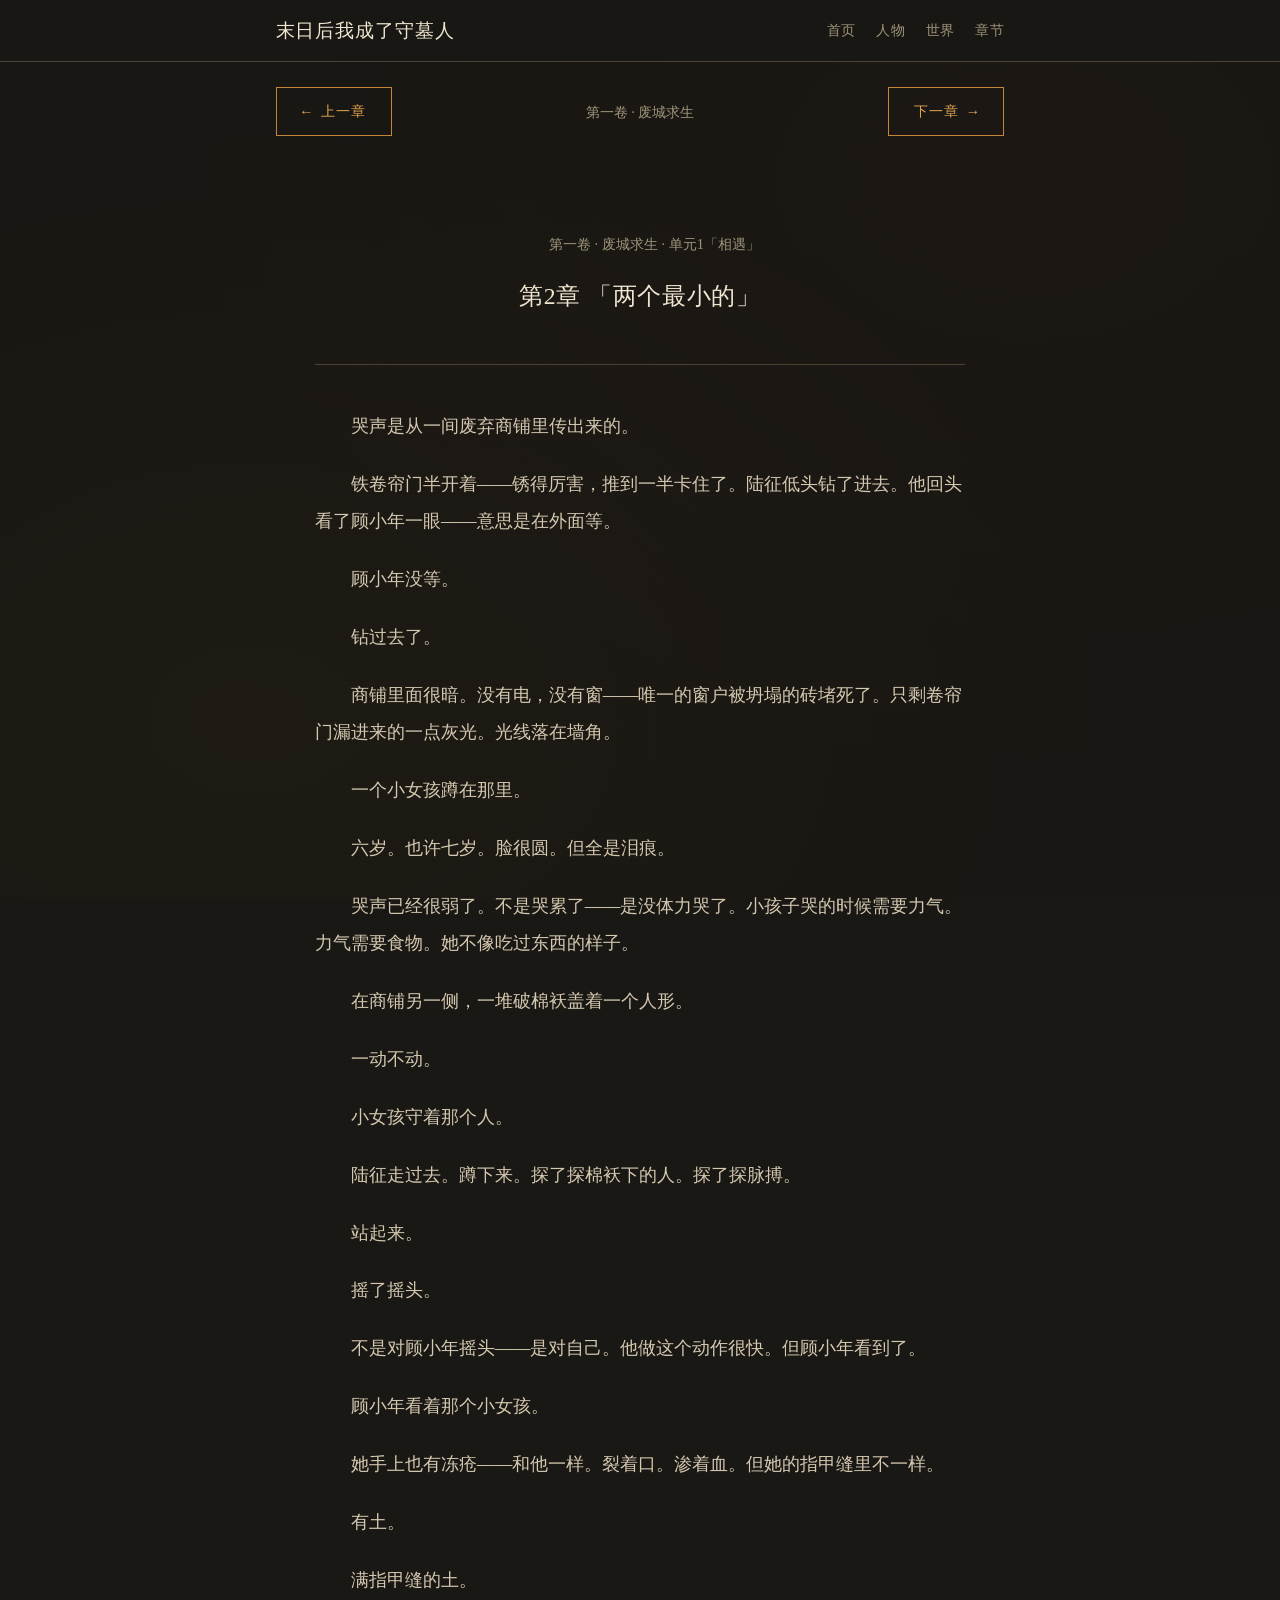
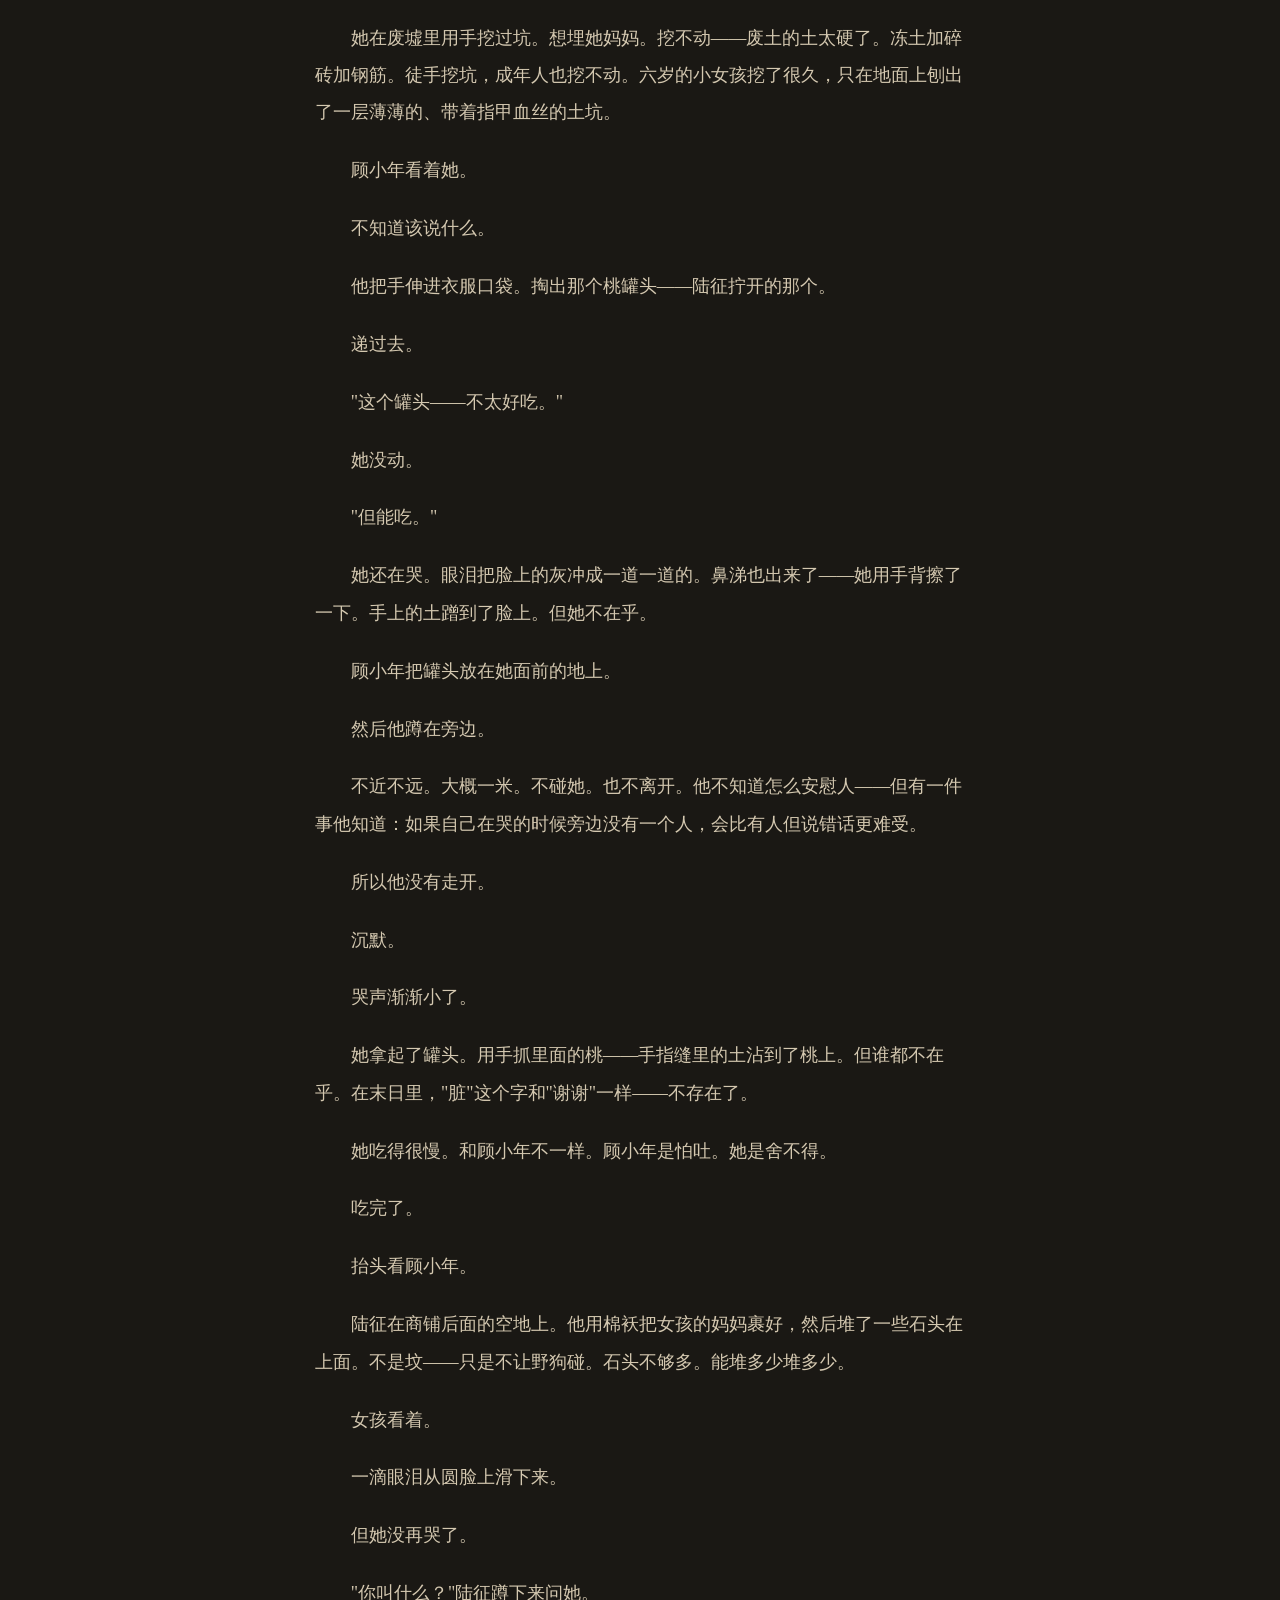
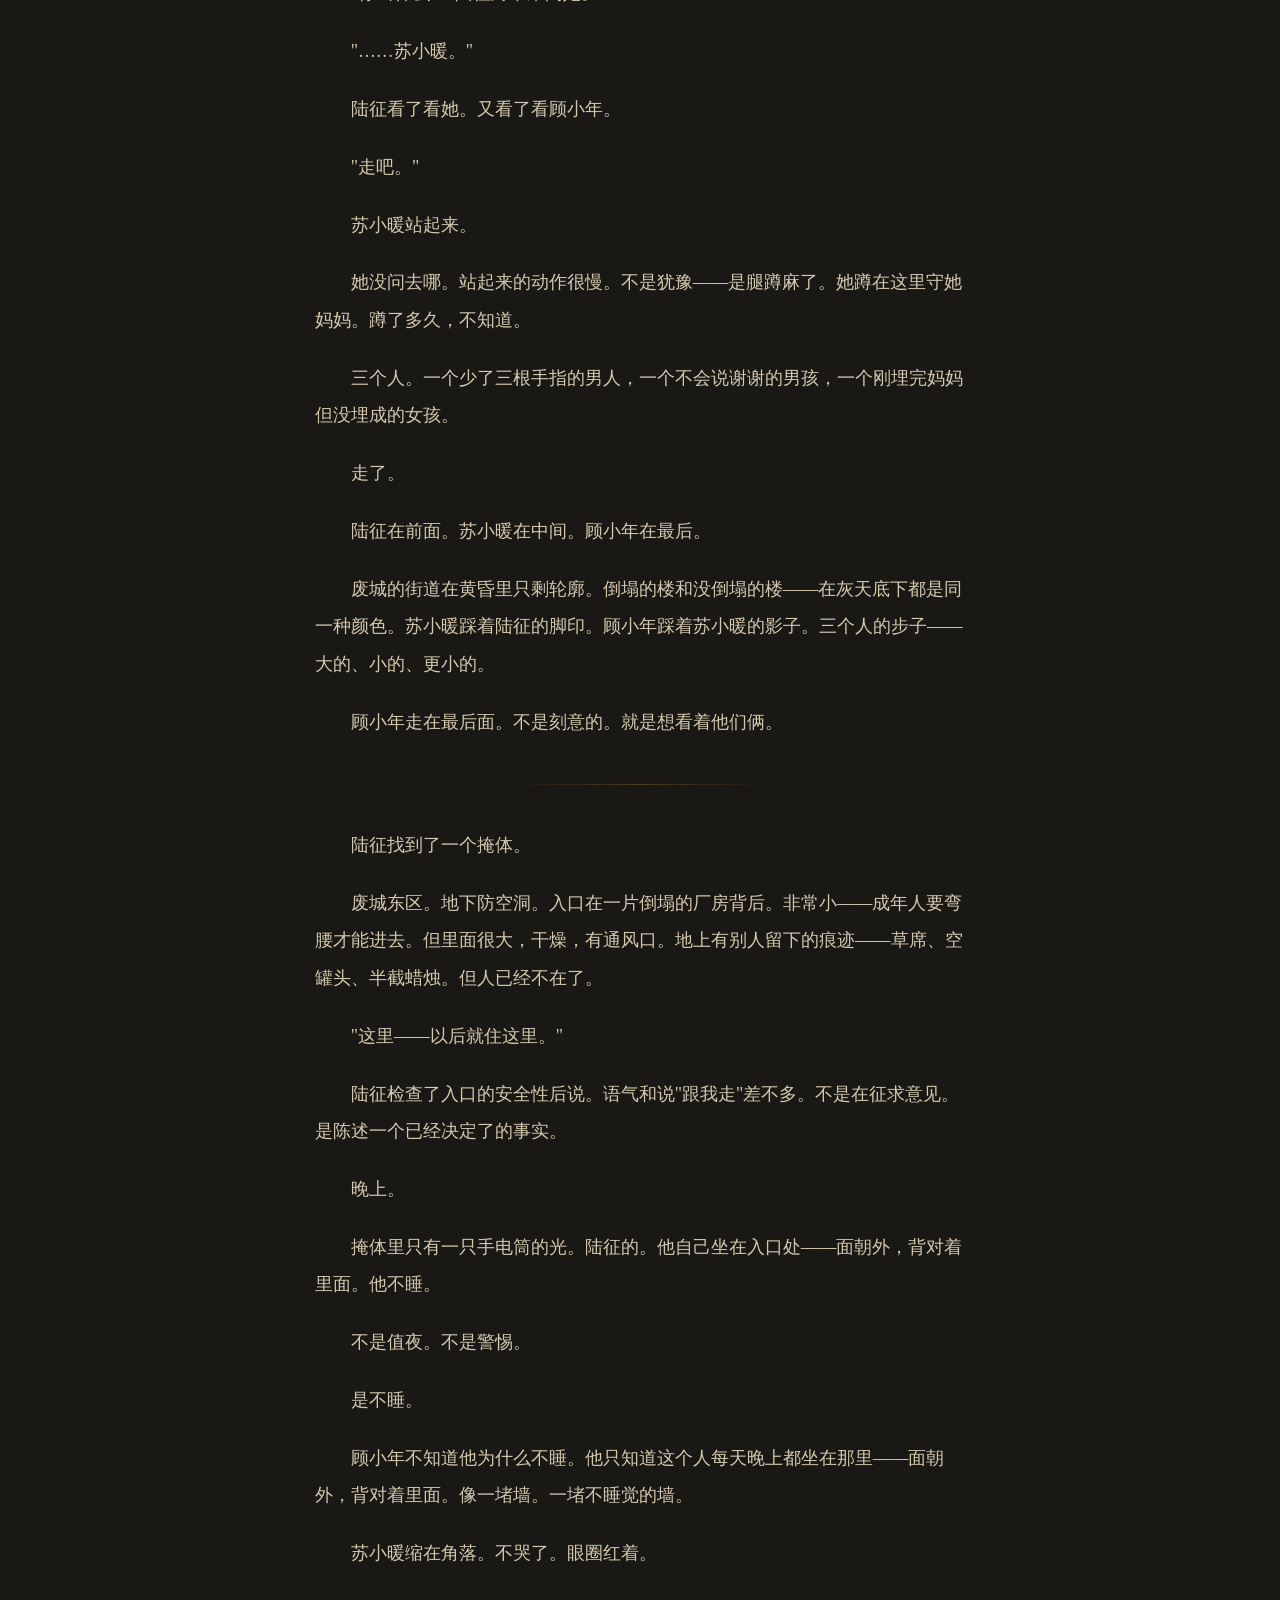
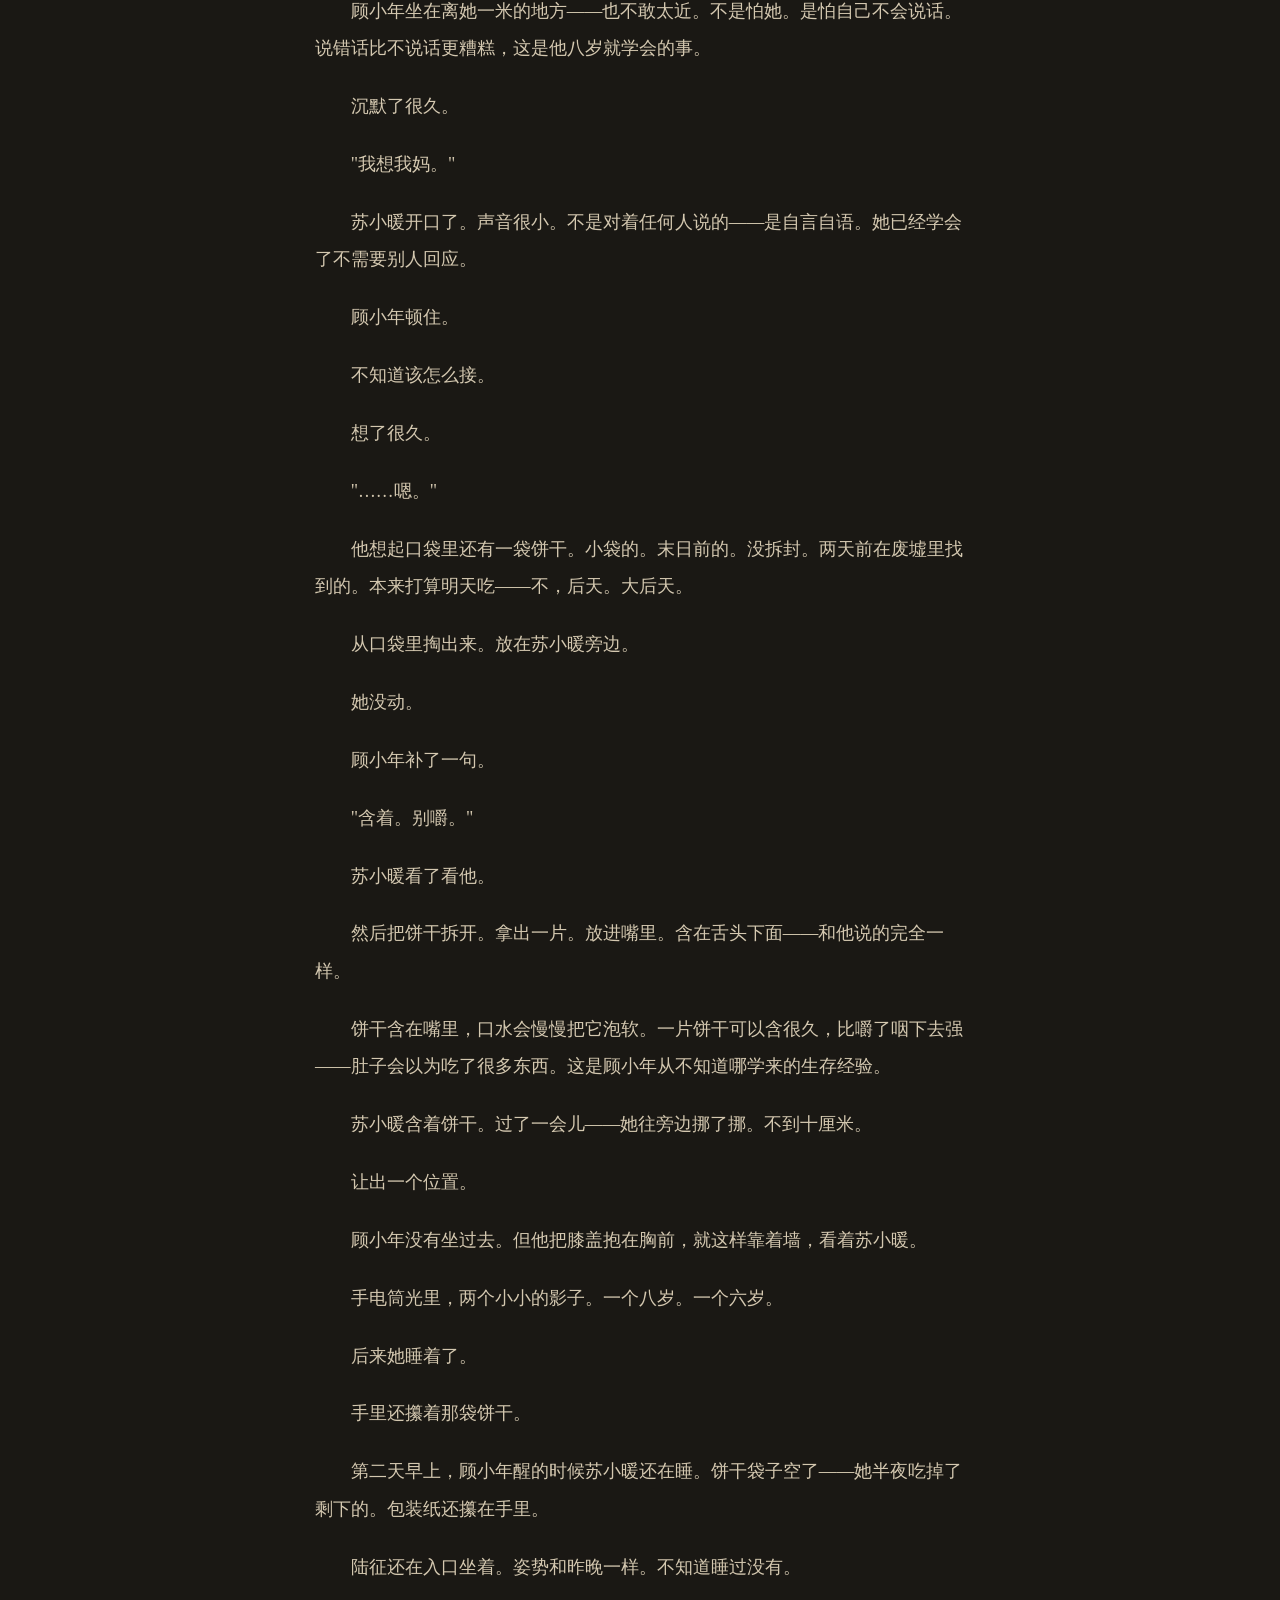
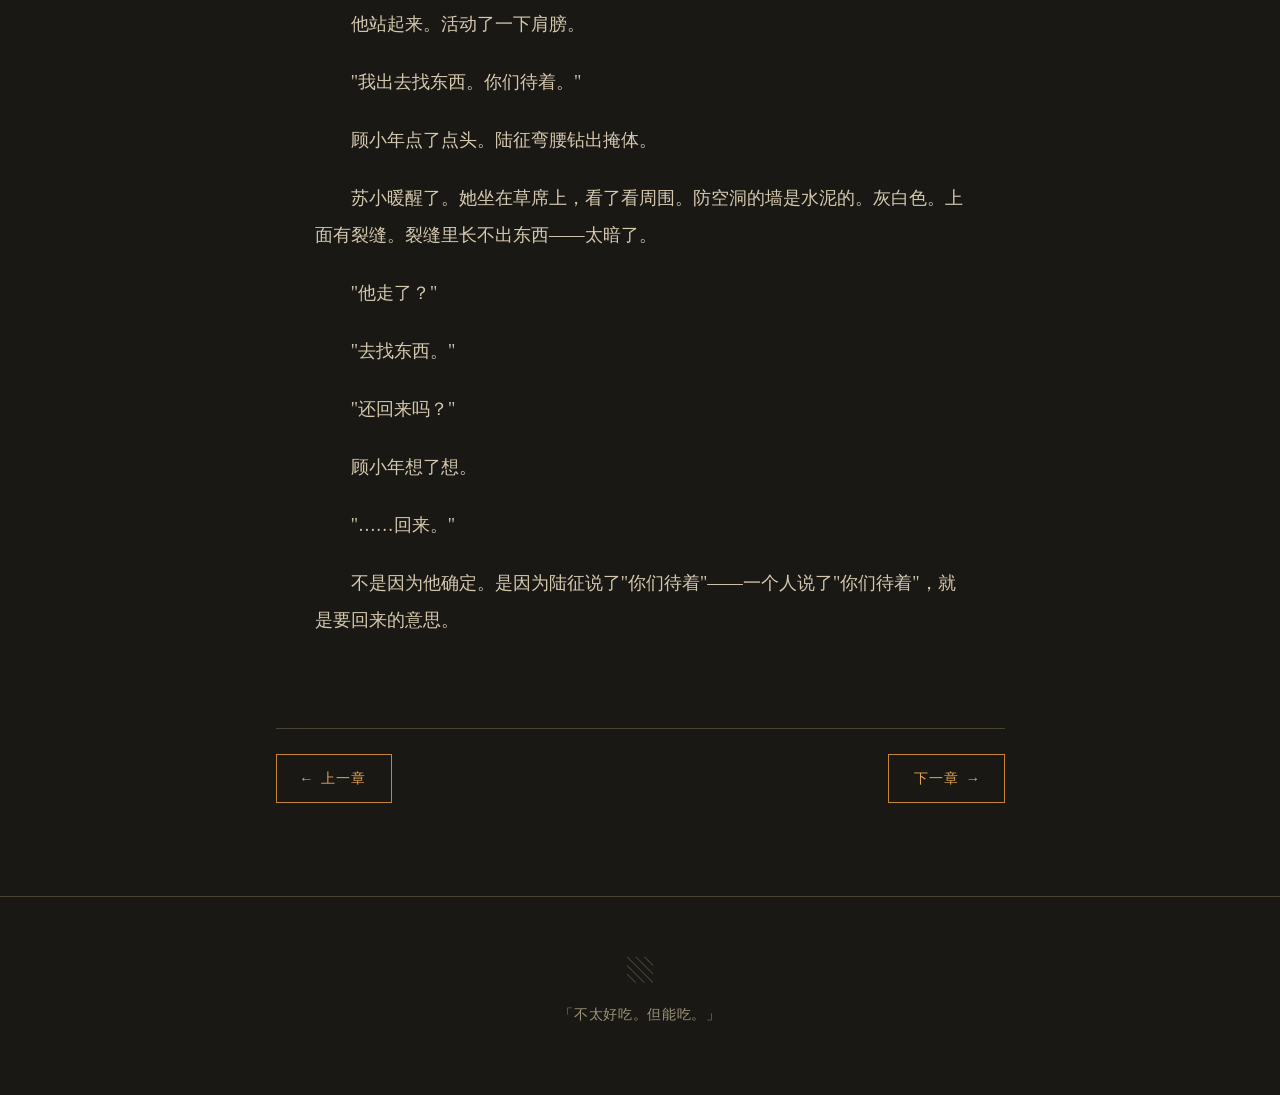
<file: chapters/chapter-2.html>
<!DOCTYPE html><html lang="zh-CN"><head><meta charset="UTF-8"><meta name="viewport" content="width=device-width,initial-scale=1.0"><title>第2章 「两个最小的」 — 末日后我成了守墓人</title><link rel="stylesheet" href="../css/style.css"><style>.chapter-nav{display:flex;justify-content:space-between;align-items:center;padding:1.5rem 0;flex-wrap:wrap;gap:0.5rem;}.chapter-nav a{font-size:0.85rem;}</style></head><body><div class="dust-container"><div class="dust-particle"></div><div class="dust-particle"></div><div class="dust-particle"></div><div class="dust-particle"></div><div class="dust-particle"></div><div class="dust-particle"></div><div class="dust-particle"></div><div class="dust-particle"></div><div class="dust-particle"></div><div class="dust-particle"></div></div><header class="site-header"><div class="header-inner"><div class="site-title"><a href="../index.html">末日后我成了守墓人</a></div><nav class="site-nav"><a href="../index.html">首页</a><a href="../characters.html">人物</a><a href="../world.html">世界</a><a href="../chapters.html">章节</a></nav></div></header><main class="site-wrapper"><div class="chapter-nav"><a href="chapter-1.html" class="btn">← 上一章</a><span style="color:var(--text-dim);font-size:0.85rem;">第一卷 · 废城求生</span><a href="chapter-3.html" class="btn">下一章 →</a></div><article class="chapter-content"><div class="chapter-header"><p class="chapter-info">第一卷 · 废城求生 · 单元1「相遇」</p><h2>第2章 「两个最小的」</h2></div><p>哭声是从一间废弃商铺里传出来的。</p>
<p>铁卷帘门半开着——锈得厉害，推到一半卡住了。陆征低头钻了进去。他回头看了顾小年一眼——意思是在外面等。</p>
<p>顾小年没等。</p>
<p>钻过去了。</p>
<p>商铺里面很暗。没有电，没有窗——唯一的窗户被坍塌的砖堵死了。只剩卷帘门漏进来的一点灰光。光线落在墙角。</p>
<p>一个小女孩蹲在那里。</p>
<p>六岁。也许七岁。脸很圆。但全是泪痕。</p>
<p>哭声已经很弱了。不是哭累了——是没体力哭了。小孩子哭的时候需要力气。力气需要食物。她不像吃过东西的样子。</p>
<p>在商铺另一侧，一堆破棉袄盖着一个人形。</p>
<p>一动不动。</p>
<p>小女孩守着那个人。</p>
<p>陆征走过去。蹲下来。探了探棉袄下的人。探了探脉搏。</p>
<p>站起来。</p>
<p>摇了摇头。</p>
<p>不是对顾小年摇头——是对自己。他做这个动作很快。但顾小年看到了。</p>
<p>顾小年看着那个小女孩。</p>
<p>她手上也有冻疮——和他一样。裂着口。渗着血。但她的指甲缝里不一样。</p>
<p>有土。</p>
<p>满指甲缝的土。</p>
<p>她在废墟里用手挖过坑。想埋她妈妈。挖不动——废土的土太硬了。冻土加碎砖加钢筋。徒手挖坑，成年人也挖不动。六岁的小女孩挖了很久，只在地面上刨出了一层薄薄的、带着指甲血丝的土坑。</p>
<p>顾小年看着她。</p>
<p>不知道该说什么。</p>
<p>他把手伸进衣服口袋。掏出那个桃罐头——陆征拧开的那个。</p>
<p>递过去。</p>
<p>"这个罐头——不太好吃。"</p>
<p>她没动。</p>
<p>"但能吃。"</p>
<p>她还在哭。眼泪把脸上的灰冲成一道一道的。鼻涕也出来了——她用手背擦了一下。手上的土蹭到了脸上。但她不在乎。</p>
<p>顾小年把罐头放在她面前的地上。</p>
<p>然后他蹲在旁边。</p>
<p>不近不远。大概一米。不碰她。也不离开。他不知道怎么安慰人——但有一件事他知道：如果自己在哭的时候旁边没有一个人，会比有人但说错话更难受。</p>
<p>所以他没有走开。</p>
<p>沉默。</p>
<p>哭声渐渐小了。</p>
<p>她拿起了罐头。用手抓里面的桃——手指缝里的土沾到了桃上。但谁都不在乎。在末日里，"脏"这个字和"谢谢"一样——不存在了。</p>
<p>她吃得很慢。和顾小年不一样。顾小年是怕吐。她是舍不得。</p>
<p>吃完了。</p>
<p>抬头看顾小年。</p>
<p>陆征在商铺后面的空地上。他用棉袄把女孩的妈妈裹好，然后堆了一些石头在上面。不是坟——只是不让野狗碰。石头不够多。能堆多少堆多少。</p>
<p>女孩看着。</p>
<p>一滴眼泪从圆脸上滑下来。</p>
<p>但她没再哭了。</p>
<p>"你叫什么？"陆征蹲下来问她。</p>
<p>"……苏小暖。"</p>
<p>陆征看了看她。又看了看顾小年。</p>
<p>"走吧。"</p>
<p>苏小暖站起来。</p>
<p>她没问去哪。站起来的动作很慢。不是犹豫——是腿蹲麻了。她蹲在这里守她妈妈。蹲了多久，不知道。</p>
<p>三个人。一个少了三根手指的男人，一个不会说谢谢的男孩，一个刚埋完妈妈但没埋成的女孩。</p>
<p>走了。</p>
<p>陆征在前面。苏小暖在中间。顾小年在最后。</p>
<p>废城的街道在黄昏里只剩轮廓。倒塌的楼和没倒塌的楼——在灰天底下都是同一种颜色。苏小暖踩着陆征的脚印。顾小年踩着苏小暖的影子。三个人的步子——大的、小的、更小的。</p>
<p>顾小年走在最后面。不是刻意的。就是想看着他们俩。</p>
<hr class="scene-break">
<p>陆征找到了一个掩体。</p>
<p>废城东区。地下防空洞。入口在一片倒塌的厂房背后。非常小——成年人要弯腰才能进去。但里面很大，干燥，有通风口。地上有别人留下的痕迹——草席、空罐头、半截蜡烛。但人已经不在了。</p>
<p>"这里——以后就住这里。"</p>
<p>陆征检查了入口的安全性后说。语气和说"跟我走"差不多。不是在征求意见。是陈述一个已经决定了的事实。</p>
<p>晚上。</p>
<p>掩体里只有一只手电筒的光。陆征的。他自己坐在入口处——面朝外，背对着里面。他不睡。</p>
<p>不是值夜。不是警惕。</p>
<p>是不睡。</p>
<p>顾小年不知道他为什么不睡。他只知道这个人每天晚上都坐在那里——面朝外，背对着里面。像一堵墙。一堵不睡觉的墙。</p>
<p>苏小暖缩在角落。不哭了。眼圈红着。</p>
<p>顾小年坐在离她一米的地方——也不敢太近。不是怕她。是怕自己不会说话。说错话比不说话更糟糕，这是他八岁就学会的事。</p>
<p>沉默了很久。</p>
<p>"我想我妈。"</p>
<p>苏小暖开口了。声音很小。不是对着任何人说的——是自言自语。她已经学会了不需要别人回应。</p>
<p>顾小年顿住。</p>
<p>不知道该怎么接。</p>
<p>想了很久。</p>
<p>"……嗯。"</p>
<p>他想起口袋里还有一袋饼干。小袋的。末日前的。没拆封。两天前在废墟里找到的。本来打算明天吃——不，后天。大后天。</p>
<p>从口袋里掏出来。放在苏小暖旁边。</p>
<p>她没动。</p>
<p>顾小年补了一句。</p>
<p>"含着。别嚼。"</p>
<p>苏小暖看了看他。</p>
<p>然后把饼干拆开。拿出一片。放进嘴里。含在舌头下面——和他说的完全一样。</p>
<p>饼干含在嘴里，口水会慢慢把它泡软。一片饼干可以含很久，比嚼了咽下去强——肚子会以为吃了很多东西。这是顾小年从不知道哪学来的生存经验。</p>
<p>苏小暖含着饼干。过了一会儿——她往旁边挪了挪。不到十厘米。</p>
<p>让出一个位置。</p>
<p>顾小年没有坐过去。但他把膝盖抱在胸前，就这样靠着墙，看着苏小暖。</p>
<p>手电筒光里，两个小小的影子。一个八岁。一个六岁。</p>
<p>后来她睡着了。</p>
<p>手里还攥着那袋饼干。</p>
<p>第二天早上，顾小年醒的时候苏小暖还在睡。饼干袋子空了——她半夜吃掉了剩下的。包装纸还攥在手里。</p>
<p>陆征还在入口坐着。姿势和昨晚一样。不知道睡过没有。</p>
<p>他站起来。活动了一下肩膀。</p>
<p>"我出去找东西。你们待着。"</p>
<p>顾小年点了点头。陆征弯腰钻出掩体。</p>
<p>苏小暖醒了。她坐在草席上，看了看周围。防空洞的墙是水泥的。灰白色。上面有裂缝。裂缝里长不出东西——太暗了。</p>
<p>"他走了？"</p>
<p>"去找东西。"</p>
<p>"还回来吗？"</p>
<p>顾小年想了想。</p>
<p>"……回来。"</p>
<p>不是因为他确定。是因为陆征说了"你们待着"——一个人说了"你们待着"，就是要回来的意思。</p></article><div class="chapter-nav" style="border-top:1px solid var(--border-worn);margin-top:2rem;"><a href="chapter-1.html" class="btn">← 上一章</a><a href="chapter-3.html" class="btn">下一章 →</a></div></main><footer class="site-footer"><div class="tombstone">▧</div><p>「不太好吃。但能吃。」</p></footer><script src="../js/main.js"></script></body></html>
</file>
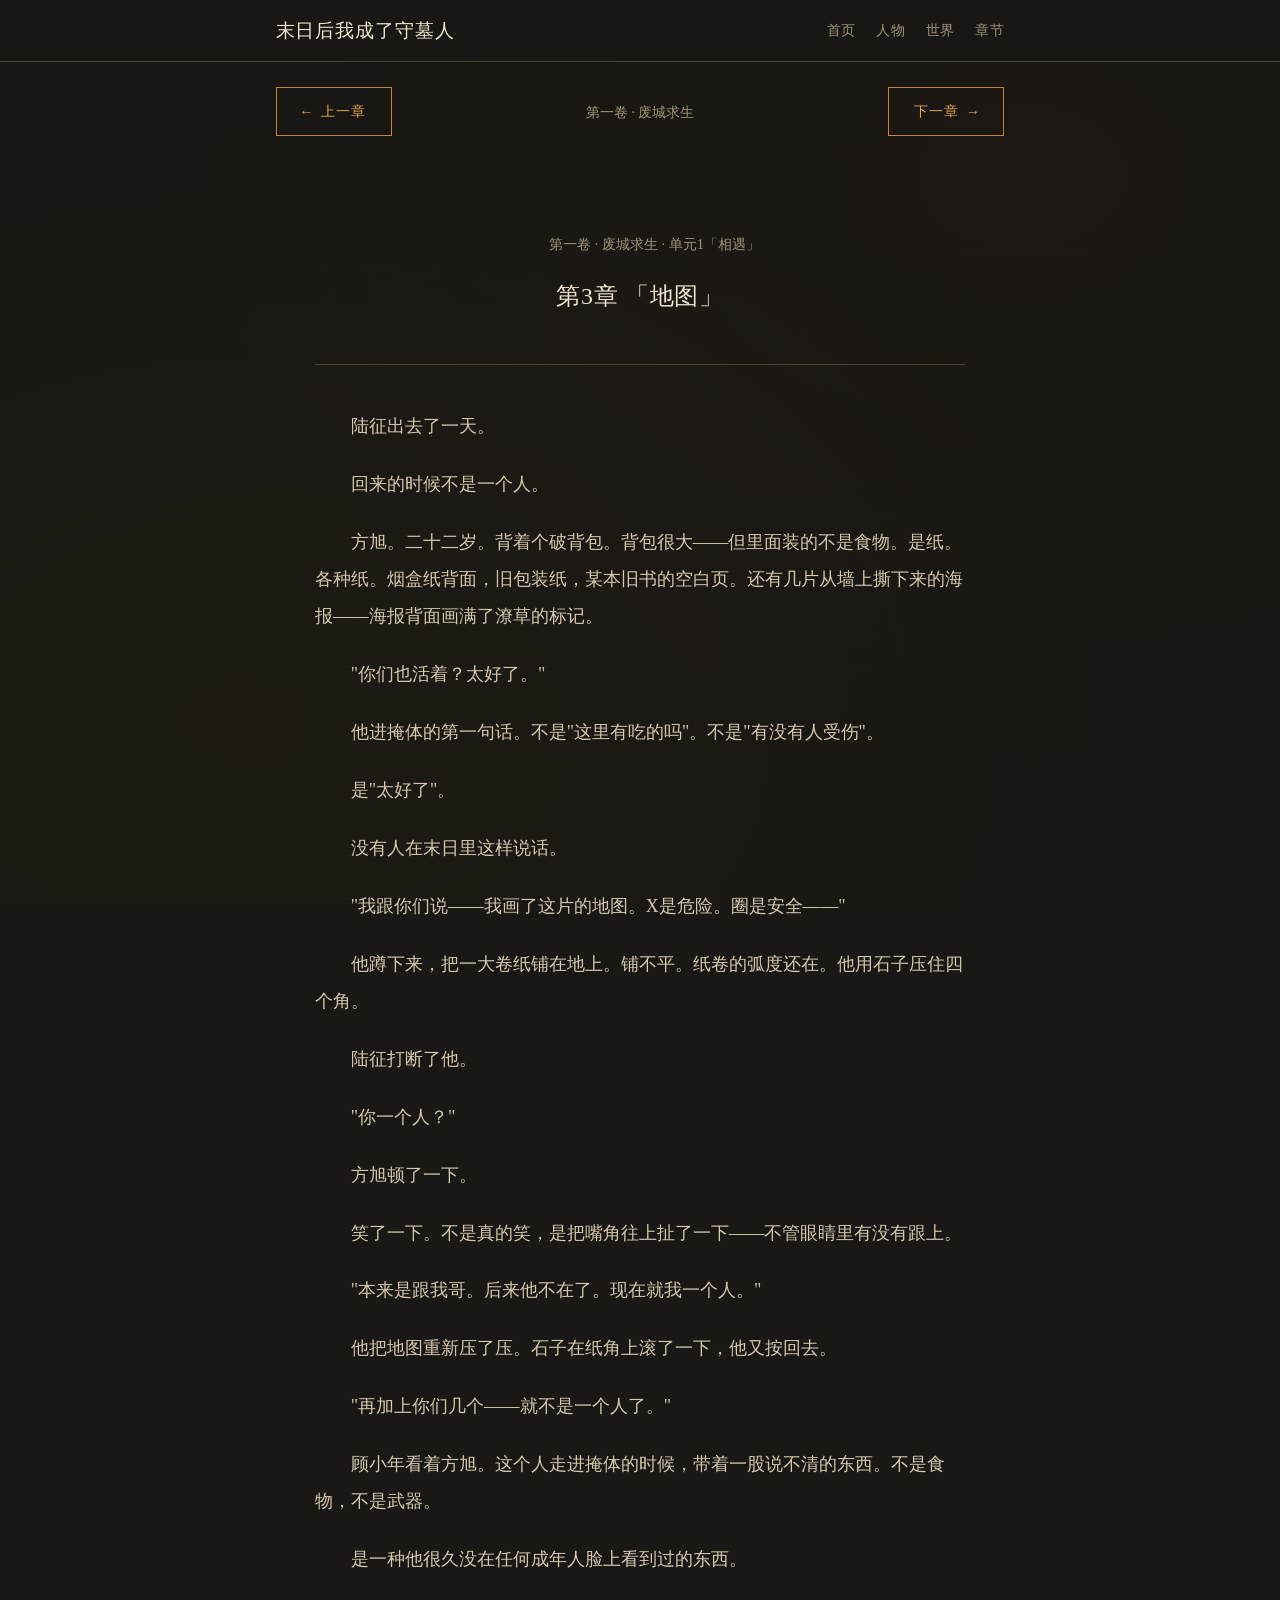
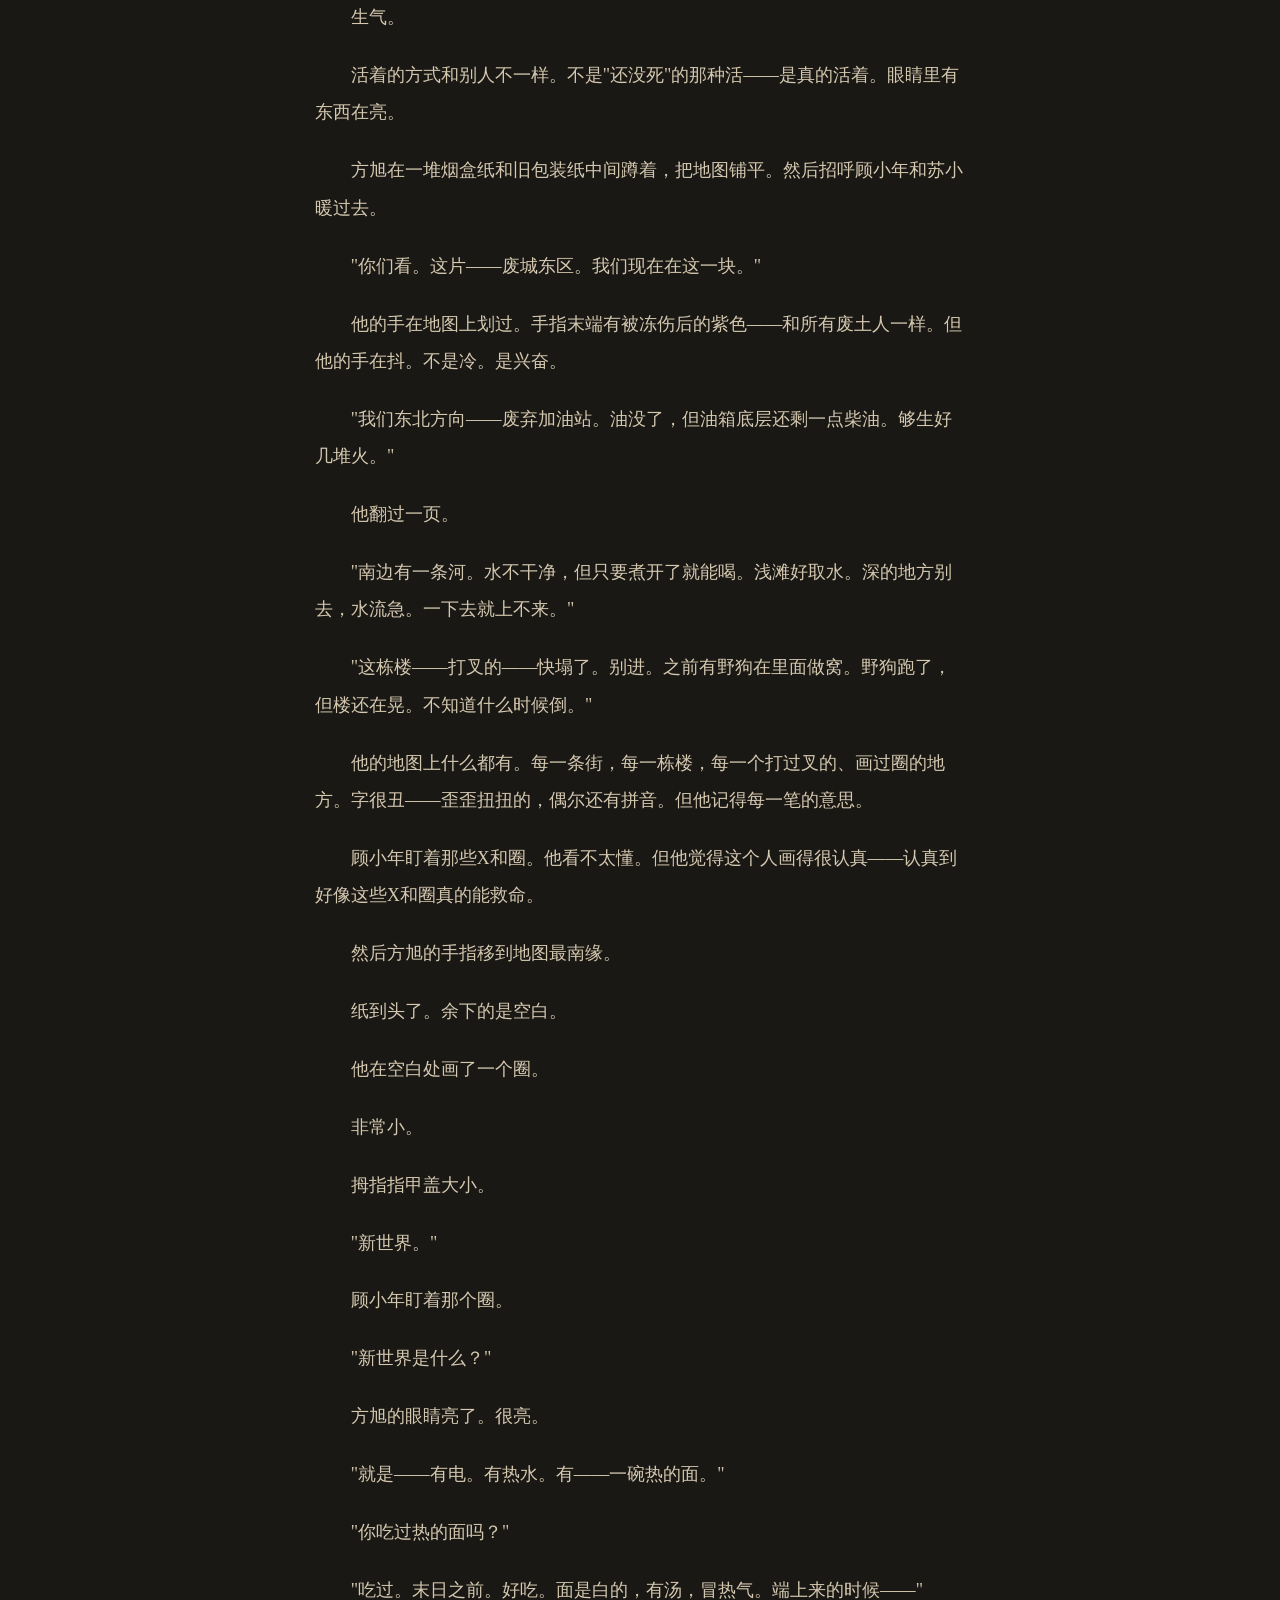
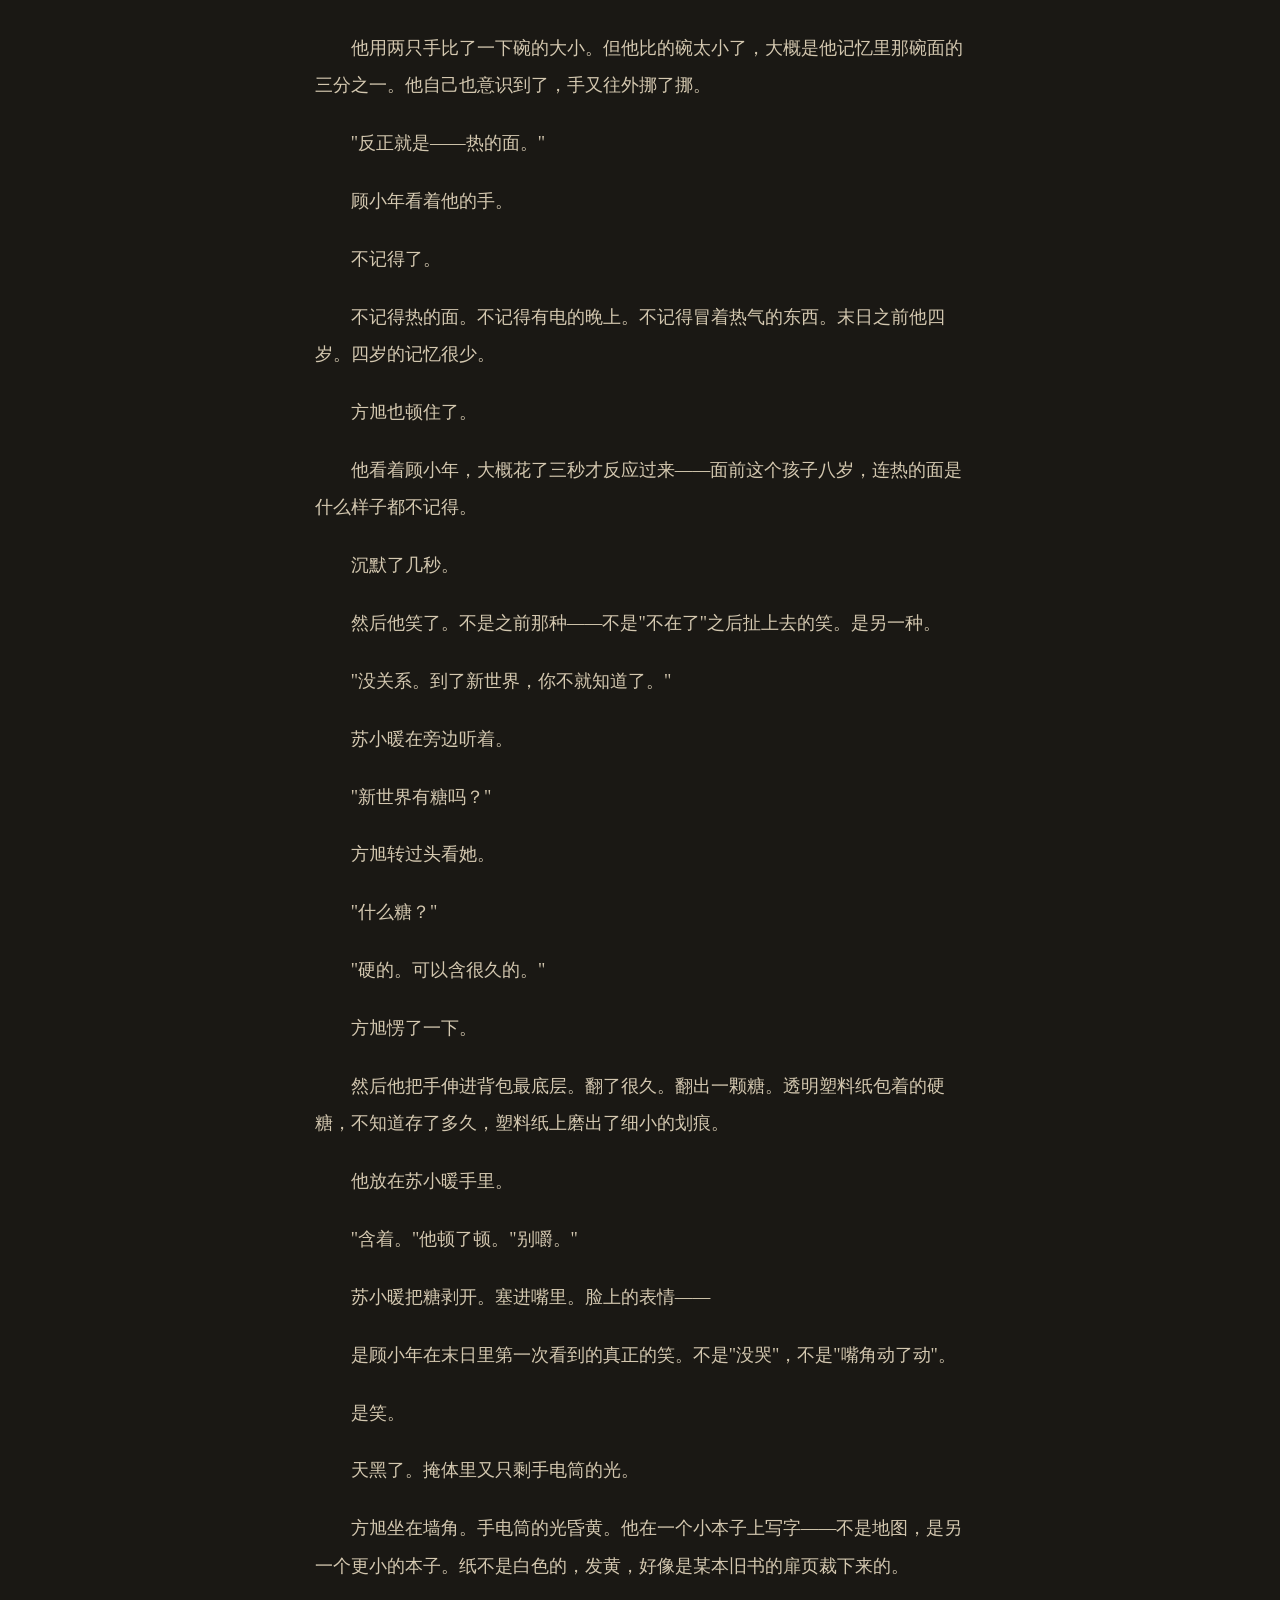
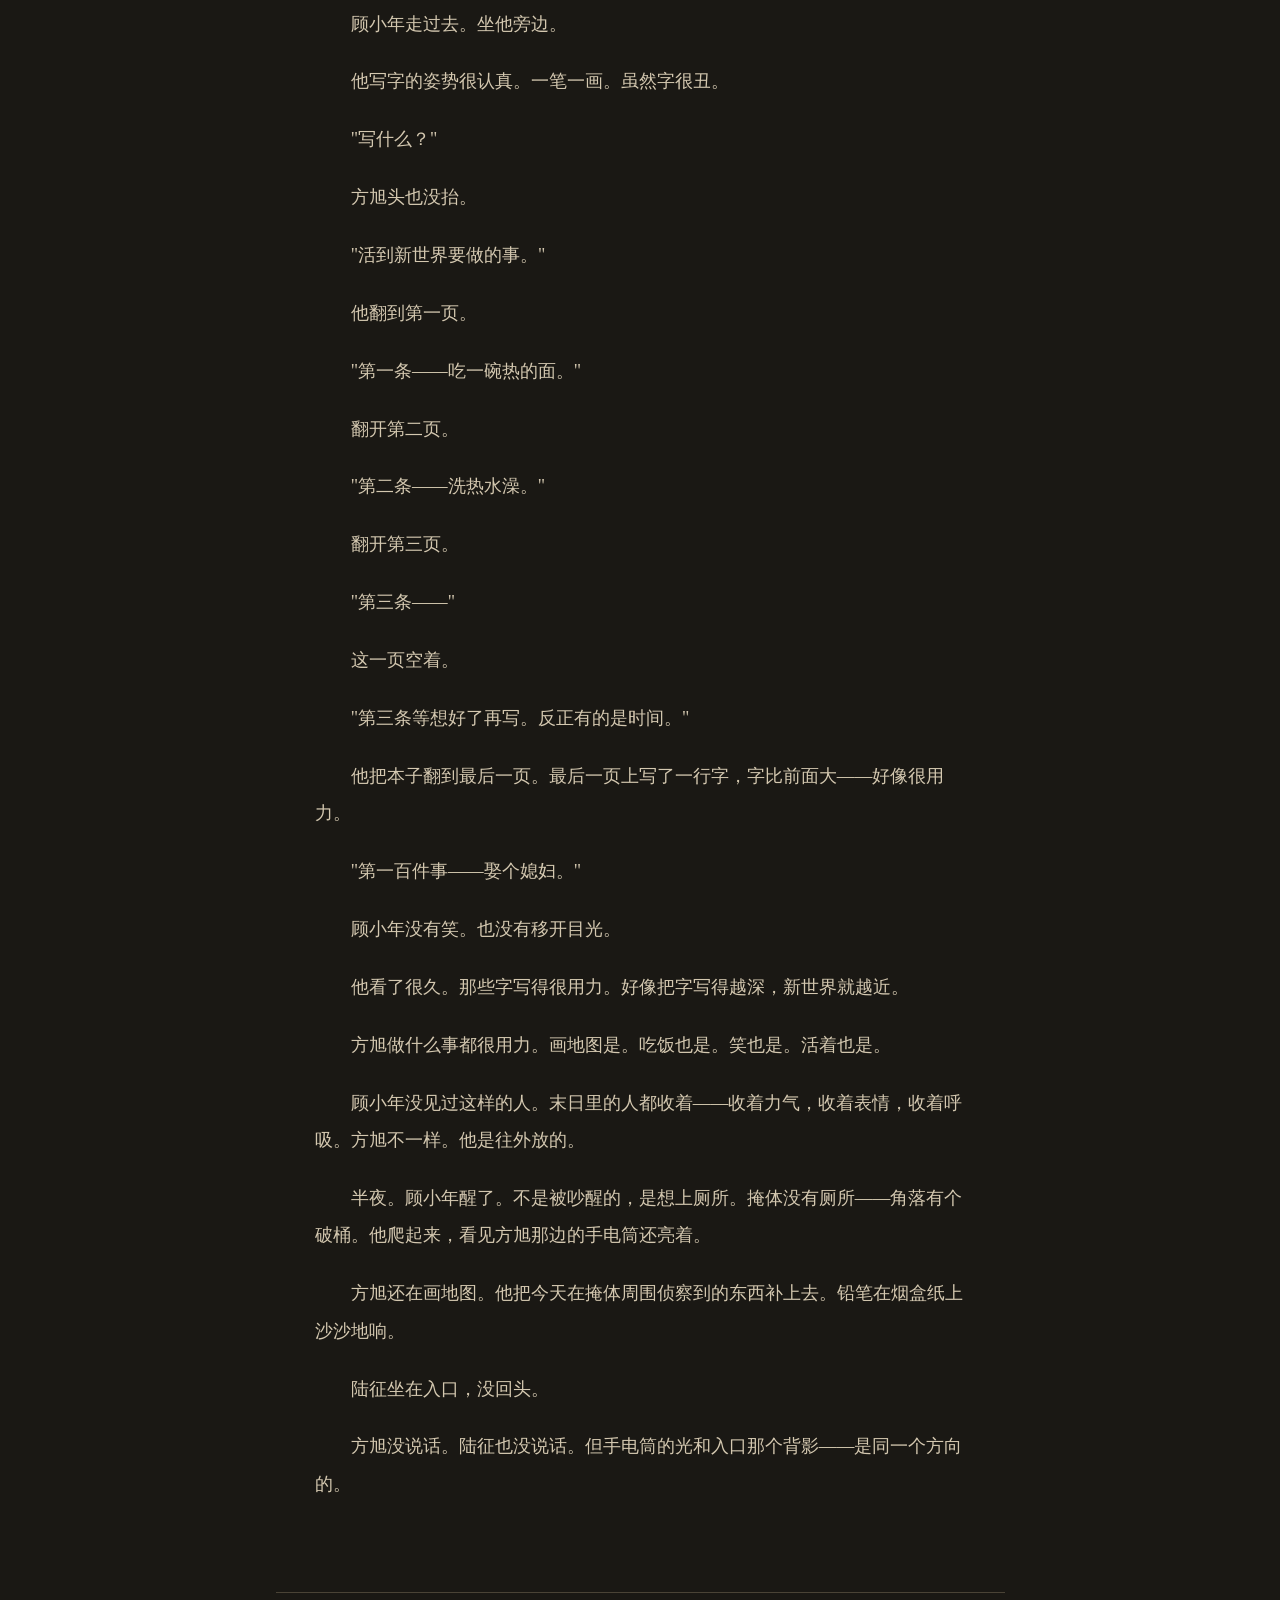
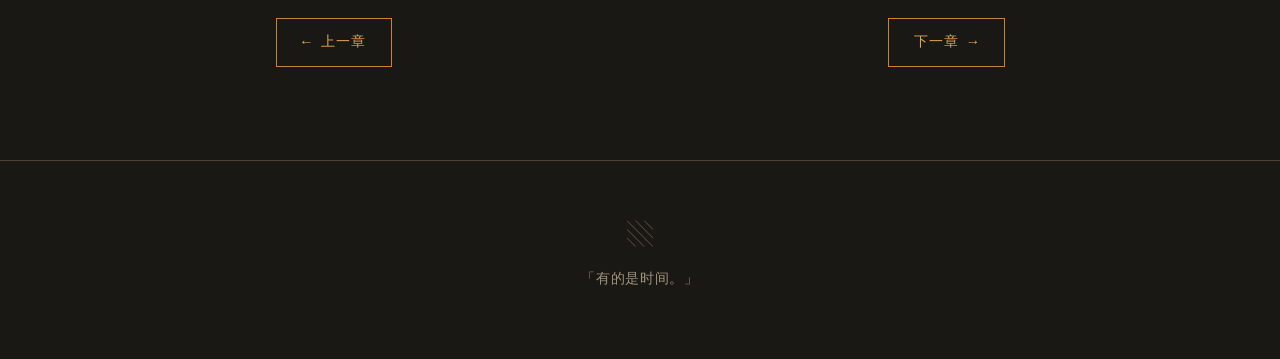
<file: chapters/chapter-3.html>
<!DOCTYPE html><html lang="zh-CN"><head><meta charset="UTF-8"><meta name="viewport" content="width=device-width,initial-scale=1.0"><title>第3章 「地图」 — 末日后我成了守墓人</title><link rel="stylesheet" href="../css/style.css"><style>.chapter-nav{display:flex;justify-content:space-between;align-items:center;padding:1.5rem 0;flex-wrap:wrap;gap:0.5rem;}.chapter-nav a{font-size:0.85rem;}</style></head><body><div class="dust-container"><div class="dust-particle"></div><div class="dust-particle"></div><div class="dust-particle"></div><div class="dust-particle"></div><div class="dust-particle"></div><div class="dust-particle"></div><div class="dust-particle"></div><div class="dust-particle"></div><div class="dust-particle"></div><div class="dust-particle"></div></div><header class="site-header"><div class="header-inner"><div class="site-title"><a href="../index.html">末日后我成了守墓人</a></div><nav class="site-nav"><a href="../index.html">首页</a><a href="../characters.html">人物</a><a href="../world.html">世界</a><a href="../chapters.html">章节</a></nav></div></header><main class="site-wrapper"><div class="chapter-nav"><a href="chapter-2.html" class="btn">← 上一章</a><span style="color:var(--text-dim);font-size:0.85rem;">第一卷 · 废城求生</span><a href="chapter-4.html" class="btn">下一章 →</a></div><article class="chapter-content"><div class="chapter-header"><p class="chapter-info">第一卷 · 废城求生 · 单元1「相遇」</p><h2>第3章 「地图」</h2></div><p>陆征出去了一天。</p>
<p>回来的时候不是一个人。</p>
<p>方旭。二十二岁。背着个破背包。背包很大——但里面装的不是食物。是纸。各种纸。烟盒纸背面，旧包装纸，某本旧书的空白页。还有几片从墙上撕下来的海报——海报背面画满了潦草的标记。</p>
<p>"你们也活着？太好了。"</p>
<p>他进掩体的第一句话。不是"这里有吃的吗"。不是"有没有人受伤"。</p>
<p>是"太好了"。</p>
<p>没有人在末日里这样说话。</p>
<p>"我跟你们说——我画了这片的地图。X是危险。圈是安全——"</p>
<p>他蹲下来，把一大卷纸铺在地上。铺不平。纸卷的弧度还在。他用石子压住四个角。</p>
<p>陆征打断了他。</p>
<p>"你一个人？"</p>
<p>方旭顿了一下。</p>
<p>笑了一下。不是真的笑，是把嘴角往上扯了一下——不管眼睛里有没有跟上。</p>
<p>"本来是跟我哥。后来他不在了。现在就我一个人。"</p>
<p>他把地图重新压了压。石子在纸角上滚了一下，他又按回去。</p>
<p>"再加上你们几个——就不是一个人了。"</p>
<p>顾小年看着方旭。这个人走进掩体的时候，带着一股说不清的东西。不是食物，不是武器。</p>
<p>是一种他很久没在任何成年人脸上看到过的东西。</p>
<p>生气。</p>
<p>活着的方式和别人不一样。不是"还没死"的那种活——是真的活着。眼睛里有东西在亮。</p>
<p>方旭在一堆烟盒纸和旧包装纸中间蹲着，把地图铺平。然后招呼顾小年和苏小暖过去。</p>
<p>"你们看。这片——废城东区。我们现在在这一块。"</p>
<p>他的手在地图上划过。手指末端有被冻伤后的紫色——和所有废土人一样。但他的手在抖。不是冷。是兴奋。</p>
<p>"我们东北方向——废弃加油站。油没了，但油箱底层还剩一点柴油。够生好几堆火。"</p>
<p>他翻过一页。</p>
<p>"南边有一条河。水不干净，但只要煮开了就能喝。浅滩好取水。深的地方别去，水流急。一下去就上不来。"</p>
<p>"这栋楼——打叉的——快塌了。别进。之前有野狗在里面做窝。野狗跑了，但楼还在晃。不知道什么时候倒。"</p>
<p>他的地图上什么都有。每一条街，每一栋楼，每一个打过叉的、画过圈的地方。字很丑——歪歪扭扭的，偶尔还有拼音。但他记得每一笔的意思。</p>
<p>顾小年盯着那些X和圈。他看不太懂。但他觉得这个人画得很认真——认真到好像这些X和圈真的能救命。</p>
<p>然后方旭的手指移到地图最南缘。</p>
<p>纸到头了。余下的是空白。</p>
<p>他在空白处画了一个圈。</p>
<p>非常小。</p>
<p>拇指指甲盖大小。</p>
<p>"新世界。"</p>
<p>顾小年盯着那个圈。</p>
<p>"新世界是什么？"</p>
<p>方旭的眼睛亮了。很亮。</p>
<p>"就是——有电。有热水。有——一碗热的面。"</p>
<p>"你吃过热的面吗？"</p>
<p>"吃过。末日之前。好吃。面是白的，有汤，冒热气。端上来的时候——"</p>
<p>他用两只手比了一下碗的大小。但他比的碗太小了，大概是他记忆里那碗面的三分之一。他自己也意识到了，手又往外挪了挪。</p>
<p>"反正就是——热的面。"</p>
<p>顾小年看着他的手。</p>
<p>不记得了。</p>
<p>不记得热的面。不记得有电的晚上。不记得冒着热气的东西。末日之前他四岁。四岁的记忆很少。</p>
<p>方旭也顿住了。</p>
<p>他看着顾小年，大概花了三秒才反应过来——面前这个孩子八岁，连热的面是什么样子都不记得。</p>
<p>沉默了几秒。</p>
<p>然后他笑了。不是之前那种——不是"不在了"之后扯上去的笑。是另一种。</p>
<p>"没关系。到了新世界，你不就知道了。"</p>
<p>苏小暖在旁边听着。</p>
<p>"新世界有糖吗？"</p>
<p>方旭转过头看她。</p>
<p>"什么糖？"</p>
<p>"硬的。可以含很久的。"</p>
<p>方旭愣了一下。</p>
<p>然后他把手伸进背包最底层。翻了很久。翻出一颗糖。透明塑料纸包着的硬糖，不知道存了多久，塑料纸上磨出了细小的划痕。</p>
<p>他放在苏小暖手里。</p>
<p>"含着。"他顿了顿。"别嚼。"</p>
<p>苏小暖把糖剥开。塞进嘴里。脸上的表情——</p>
<p>是顾小年在末日里第一次看到的真正的笑。不是"没哭"，不是"嘴角动了动"。</p>
<p>是笑。</p>
<p>天黑了。掩体里又只剩手电筒的光。</p>
<p>方旭坐在墙角。手电筒的光昏黄。他在一个小本子上写字——不是地图，是另一个更小的本子。纸不是白色的，发黄，好像是某本旧书的扉页裁下来的。</p>
<p>顾小年走过去。坐他旁边。</p>
<p>他写字的姿势很认真。一笔一画。虽然字很丑。</p>
<p>"写什么？"</p>
<p>方旭头也没抬。</p>
<p>"活到新世界要做的事。"</p>
<p>他翻到第一页。</p>
<p>"第一条——吃一碗热的面。"</p>
<p>翻开第二页。</p>
<p>"第二条——洗热水澡。"</p>
<p>翻开第三页。</p>
<p>"第三条——"</p>
<p>这一页空着。</p>
<p>"第三条等想好了再写。反正有的是时间。"</p>
<p>他把本子翻到最后一页。最后一页上写了一行字，字比前面大——好像很用力。</p>
<p>"第一百件事——娶个媳妇。"</p>
<p>顾小年没有笑。也没有移开目光。</p>
<p>他看了很久。那些字写得很用力。好像把字写得越深，新世界就越近。</p>
<p>方旭做什么事都很用力。画地图是。吃饭也是。笑也是。活着也是。</p>
<p>顾小年没见过这样的人。末日里的人都收着——收着力气，收着表情，收着呼吸。方旭不一样。他是往外放的。</p>
<p>半夜。顾小年醒了。不是被吵醒的，是想上厕所。掩体没有厕所——角落有个破桶。他爬起来，看见方旭那边的手电筒还亮着。</p>
<p>方旭还在画地图。他把今天在掩体周围侦察到的东西补上去。铅笔在烟盒纸上沙沙地响。</p>
<p>陆征坐在入口，没回头。</p>
<p>方旭没说话。陆征也没说话。但手电筒的光和入口那个背影——是同一个方向的。</p></article><div class="chapter-nav" style="border-top:1px solid var(--border-worn);margin-top:2rem;"><a href="chapter-2.html" class="btn">← 上一章</a><a href="chapter-4.html" class="btn">下一章 →</a></div></main><footer class="site-footer"><div class="tombstone">▧</div><p>「有的是时间。」</p></footer><script src="../js/main.js"></script></body></html>
</file>
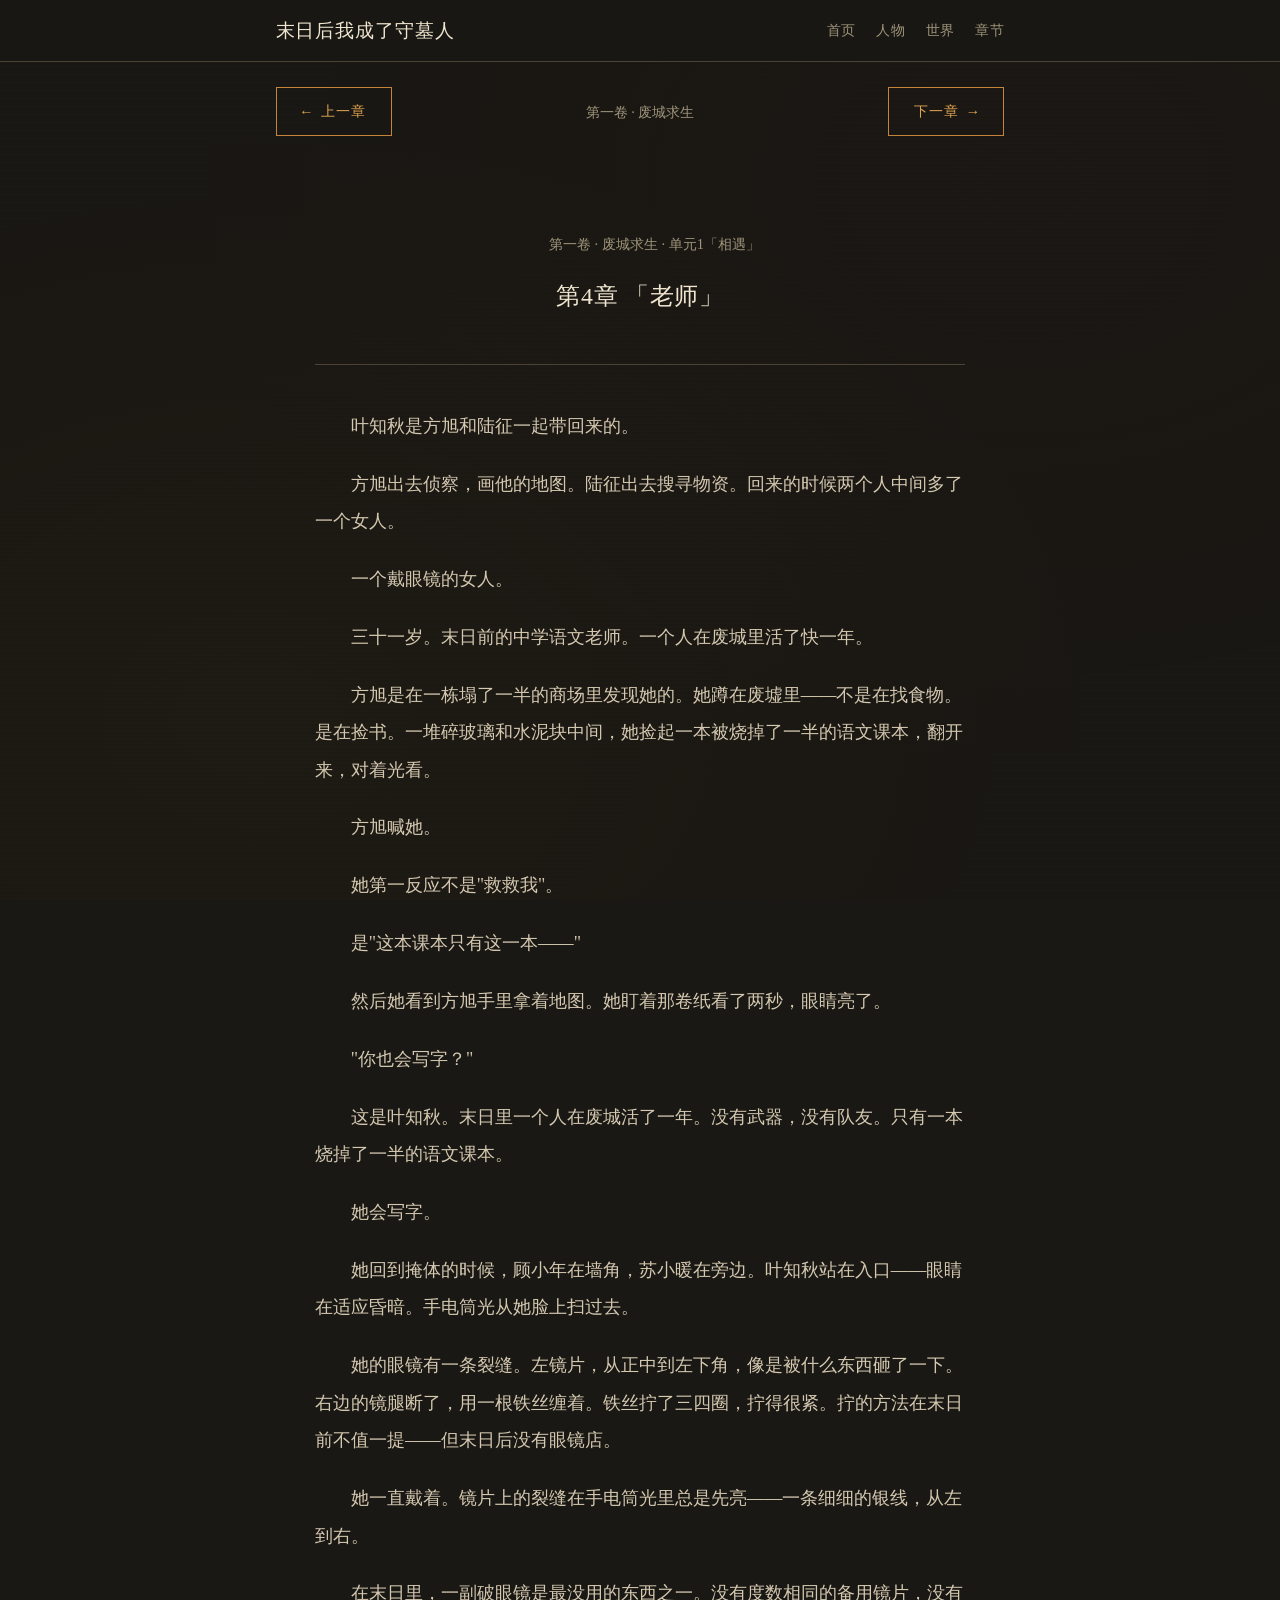
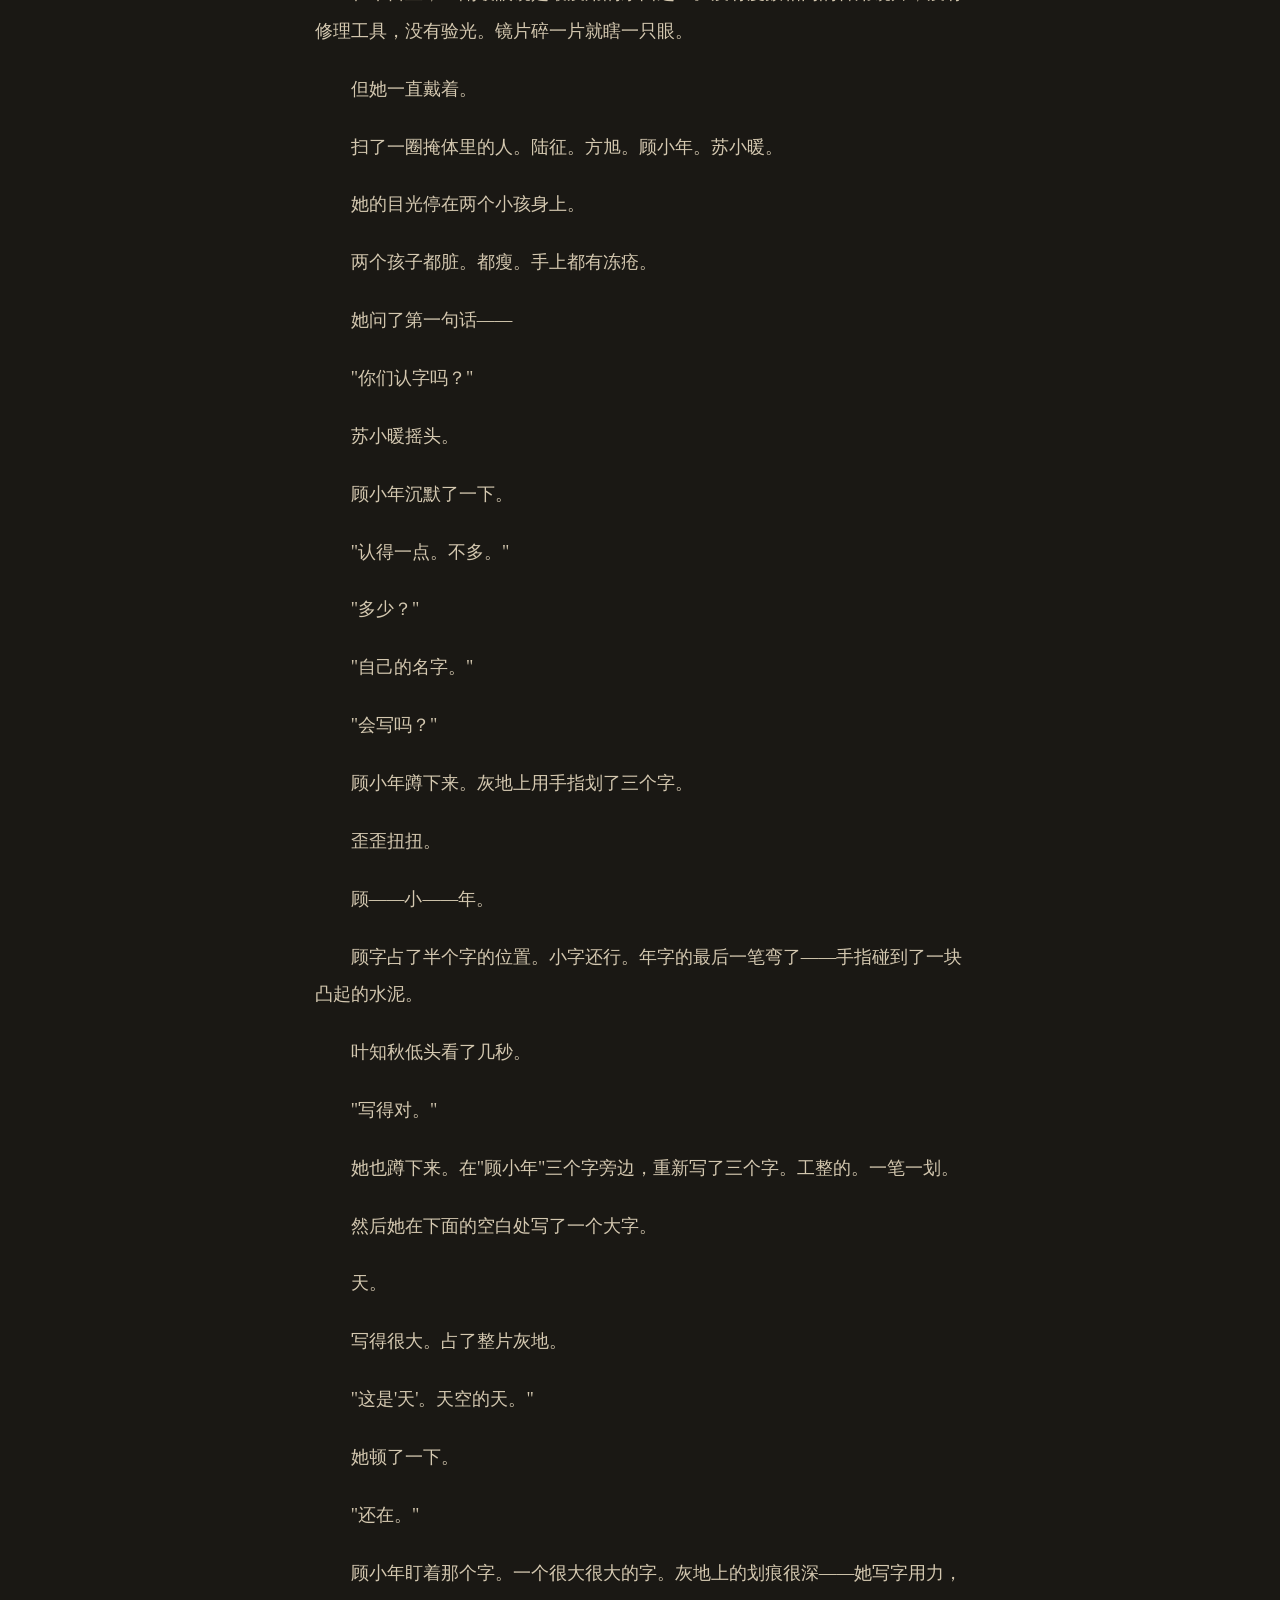
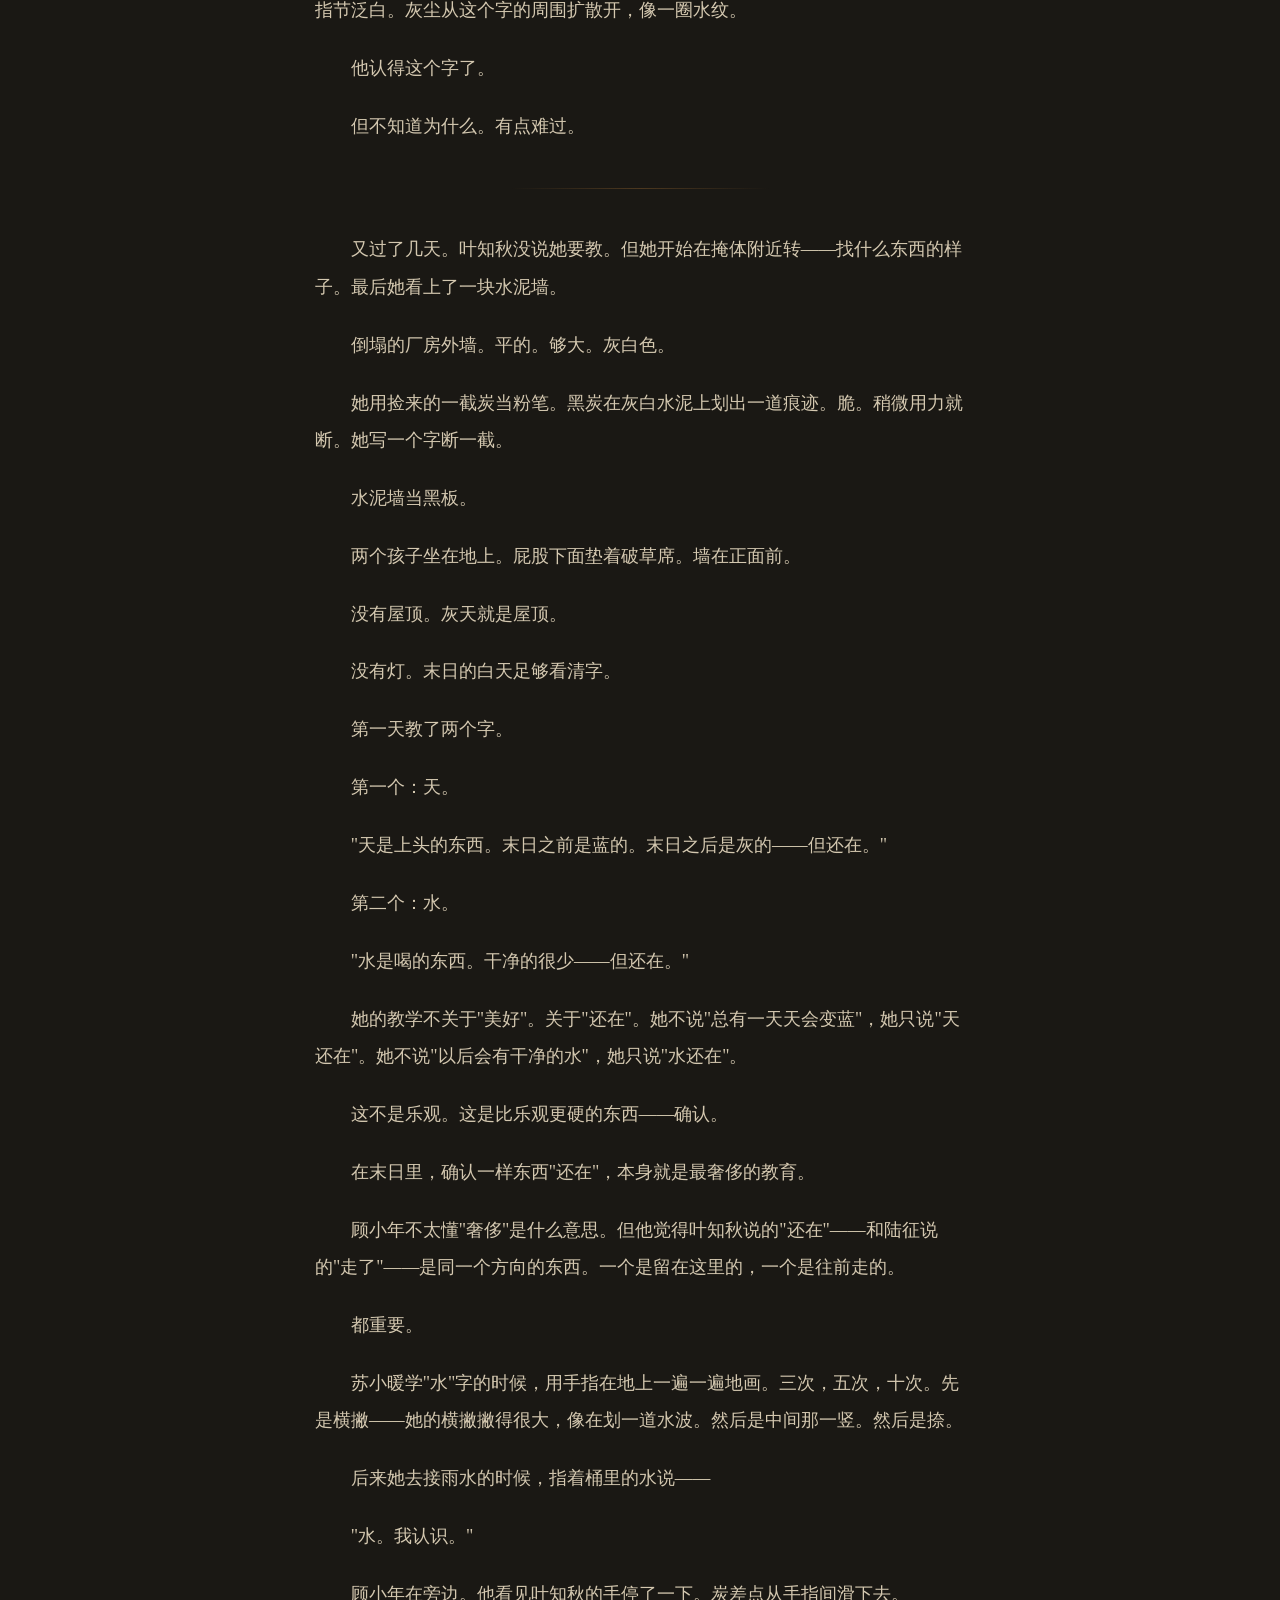
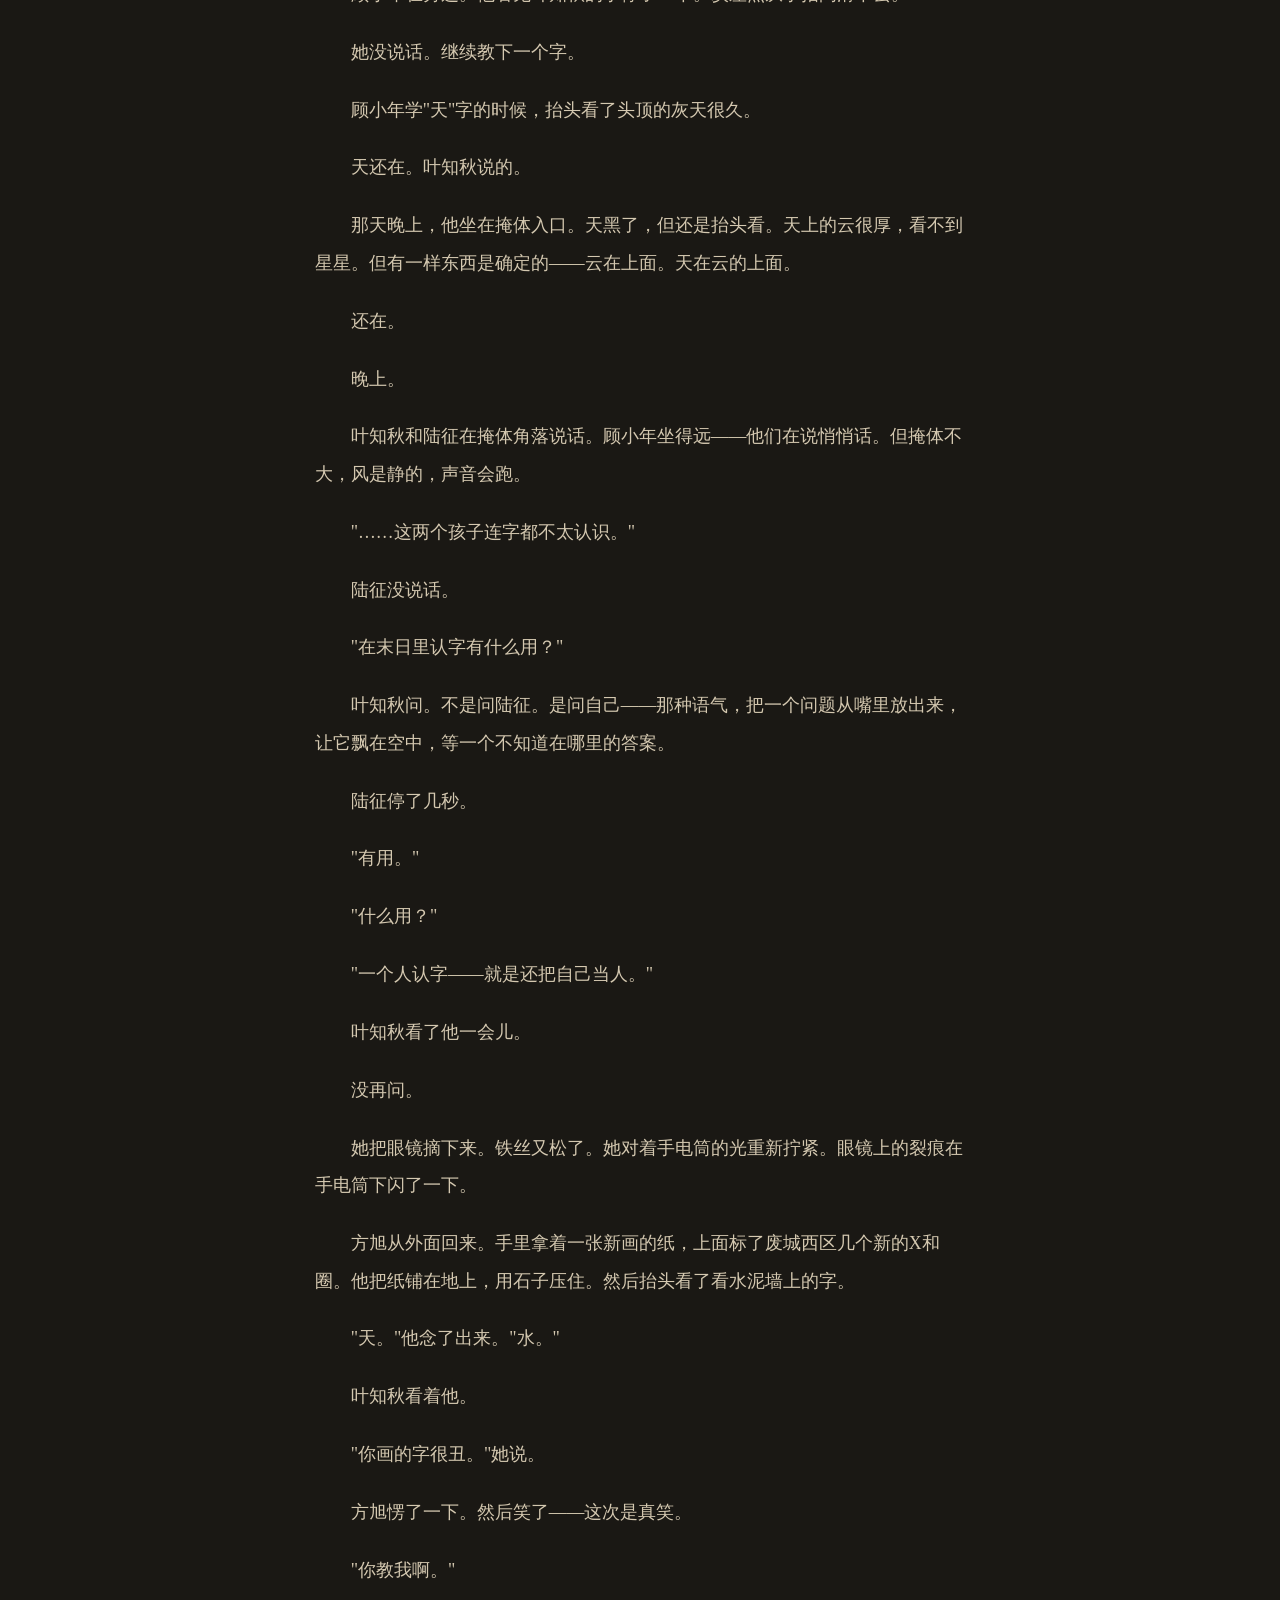
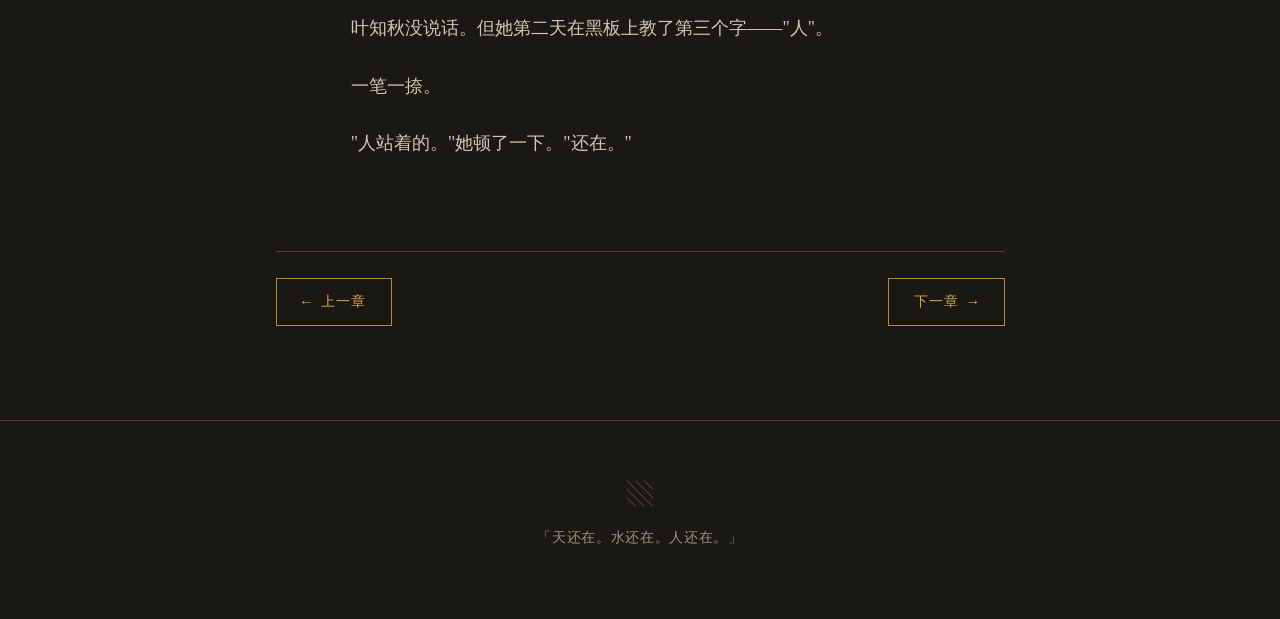
<file: chapters/chapter-4.html>
<!DOCTYPE html><html lang="zh-CN"><head><meta charset="UTF-8"><meta name="viewport" content="width=device-width,initial-scale=1.0"><title>第4章 「老师」 — 末日后我成了守墓人</title><link rel="stylesheet" href="../css/style.css"><style>.chapter-nav{display:flex;justify-content:space-between;align-items:center;padding:1.5rem 0;flex-wrap:wrap;gap:0.5rem;}.chapter-nav a{font-size:0.85rem;}</style></head><body><div class="dust-container"><div class="dust-particle"></div><div class="dust-particle"></div><div class="dust-particle"></div><div class="dust-particle"></div><div class="dust-particle"></div><div class="dust-particle"></div><div class="dust-particle"></div><div class="dust-particle"></div><div class="dust-particle"></div><div class="dust-particle"></div></div><header class="site-header"><div class="header-inner"><div class="site-title"><a href="../index.html">末日后我成了守墓人</a></div><nav class="site-nav"><a href="../index.html">首页</a><a href="../characters.html">人物</a><a href="../world.html">世界</a><a href="../chapters.html">章节</a></nav></div></header><main class="site-wrapper"><div class="chapter-nav"><a href="chapter-3.html" class="btn">← 上一章</a><span style="color:var(--text-dim);font-size:0.85rem;">第一卷 · 废城求生</span><a href="chapter-5.html" class="btn">下一章 →</a></div><article class="chapter-content"><div class="chapter-header"><p class="chapter-info">第一卷 · 废城求生 · 单元1「相遇」</p><h2>第4章 「老师」</h2></div><p>叶知秋是方旭和陆征一起带回来的。</p>
<p>方旭出去侦察，画他的地图。陆征出去搜寻物资。回来的时候两个人中间多了一个女人。</p>
<p>一个戴眼镜的女人。</p>
<p>三十一岁。末日前的中学语文老师。一个人在废城里活了快一年。</p>
<p>方旭是在一栋塌了一半的商场里发现她的。她蹲在废墟里——不是在找食物。是在捡书。一堆碎玻璃和水泥块中间，她捡起一本被烧掉了一半的语文课本，翻开来，对着光看。</p>
<p>方旭喊她。</p>
<p>她第一反应不是"救救我"。</p>
<p>是"这本课本只有这一本——"</p>
<p>然后她看到方旭手里拿着地图。她盯着那卷纸看了两秒，眼睛亮了。</p>
<p>"你也会写字？"</p>
<p>这是叶知秋。末日里一个人在废城活了一年。没有武器，没有队友。只有一本烧掉了一半的语文课本。</p>
<p>她会写字。</p>
<p>她回到掩体的时候，顾小年在墙角，苏小暖在旁边。叶知秋站在入口——眼睛在适应昏暗。手电筒光从她脸上扫过去。</p>
<p>她的眼镜有一条裂缝。左镜片，从正中到左下角，像是被什么东西砸了一下。右边的镜腿断了，用一根铁丝缠着。铁丝拧了三四圈，拧得很紧。拧的方法在末日前不值一提——但末日后没有眼镜店。</p>
<p>她一直戴着。镜片上的裂缝在手电筒光里总是先亮——一条细细的银线，从左到右。</p>
<p>在末日里，一副破眼镜是最没用的东西之一。没有度数相同的备用镜片，没有修理工具，没有验光。镜片碎一片就瞎一只眼。</p>
<p>但她一直戴着。</p>
<p>扫了一圈掩体里的人。陆征。方旭。顾小年。苏小暖。</p>
<p>她的目光停在两个小孩身上。</p>
<p>两个孩子都脏。都瘦。手上都有冻疮。</p>
<p>她问了第一句话——</p>
<p>"你们认字吗？"</p>
<p>苏小暖摇头。</p>
<p>顾小年沉默了一下。</p>
<p>"认得一点。不多。"</p>
<p>"多少？"</p>
<p>"自己的名字。"</p>
<p>"会写吗？"</p>
<p>顾小年蹲下来。灰地上用手指划了三个字。</p>
<p>歪歪扭扭。</p>
<p>顾——小——年。</p>
<p>顾字占了半个字的位置。小字还行。年字的最后一笔弯了——手指碰到了一块凸起的水泥。</p>
<p>叶知秋低头看了几秒。</p>
<p>"写得对。"</p>
<p>她也蹲下来。在"顾小年"三个字旁边，重新写了三个字。工整的。一笔一划。</p>
<p>然后她在下面的空白处写了一个大字。</p>
<p>天。</p>
<p>写得很大。占了整片灰地。</p>
<p>"这是'天'。天空的天。"</p>
<p>她顿了一下。</p>
<p>"还在。"</p>
<p>顾小年盯着那个字。一个很大很大的字。灰地上的划痕很深——她写字用力，指节泛白。灰尘从这个字的周围扩散开，像一圈水纹。</p>
<p>他认得这个字了。</p>
<p>但不知道为什么。有点难过。</p>
<hr class="scene-break">
<p>又过了几天。叶知秋没说她要教。但她开始在掩体附近转——找什么东西的样子。最后她看上了一块水泥墙。</p>
<p>倒塌的厂房外墙。平的。够大。灰白色。</p>
<p>她用捡来的一截炭当粉笔。黑炭在灰白水泥上划出一道痕迹。脆。稍微用力就断。她写一个字断一截。</p>
<p>水泥墙当黑板。</p>
<p>两个孩子坐在地上。屁股下面垫着破草席。墙在正面前。</p>
<p>没有屋顶。灰天就是屋顶。</p>
<p>没有灯。末日的白天足够看清字。</p>
<p>第一天教了两个字。</p>
<p>第一个：天。</p>
<p>"天是上头的东西。末日之前是蓝的。末日之后是灰的——但还在。"</p>
<p>第二个：水。</p>
<p>"水是喝的东西。干净的很少——但还在。"</p>
<p>她的教学不关于"美好"。关于"还在"。她不说"总有一天天会变蓝"，她只说"天还在"。她不说"以后会有干净的水"，她只说"水还在"。</p>
<p>这不是乐观。这是比乐观更硬的东西——确认。</p>
<p>在末日里，确认一样东西"还在"，本身就是最奢侈的教育。</p>
<p>顾小年不太懂"奢侈"是什么意思。但他觉得叶知秋说的"还在"——和陆征说的"走了"——是同一个方向的东西。一个是留在这里的，一个是往前走的。</p>
<p>都重要。</p>
<p>苏小暖学"水"字的时候，用手指在地上一遍一遍地画。三次，五次，十次。先是横撇——她的横撇撇得很大，像在划一道水波。然后是中间那一竖。然后是捺。</p>
<p>后来她去接雨水的时候，指着桶里的水说——</p>
<p>"水。我认识。"</p>
<p>顾小年在旁边。他看见叶知秋的手停了一下。炭差点从手指间滑下去。</p>
<p>她没说话。继续教下一个字。</p>
<p>顾小年学"天"字的时候，抬头看了头顶的灰天很久。</p>
<p>天还在。叶知秋说的。</p>
<p>那天晚上，他坐在掩体入口。天黑了，但还是抬头看。天上的云很厚，看不到星星。但有一样东西是确定的——云在上面。天在云的上面。</p>
<p>还在。</p>
<p>晚上。</p>
<p>叶知秋和陆征在掩体角落说话。顾小年坐得远——他们在说悄悄话。但掩体不大，风是静的，声音会跑。</p>
<p>"……这两个孩子连字都不太认识。"</p>
<p>陆征没说话。</p>
<p>"在末日里认字有什么用？"</p>
<p>叶知秋问。不是问陆征。是问自己——那种语气，把一个问题从嘴里放出来，让它飘在空中，等一个不知道在哪里的答案。</p>
<p>陆征停了几秒。</p>
<p>"有用。"</p>
<p>"什么用？"</p>
<p>"一个人认字——就是还把自己当人。"</p>
<p>叶知秋看了他一会儿。</p>
<p>没再问。</p>
<p>她把眼镜摘下来。铁丝又松了。她对着手电筒的光重新拧紧。眼镜上的裂痕在手电筒下闪了一下。</p>
<p>方旭从外面回来。手里拿着一张新画的纸，上面标了废城西区几个新的X和圈。他把纸铺在地上，用石子压住。然后抬头看了看水泥墙上的字。</p>
<p>"天。"他念了出来。"水。"</p>
<p>叶知秋看着他。</p>
<p>"你画的字很丑。"她说。</p>
<p>方旭愣了一下。然后笑了——这次是真笑。</p>
<p>"你教我啊。"</p>
<p>叶知秋没说话。但她第二天在黑板上教了第三个字——"人"。</p>
<p>一笔一捺。</p>
<p>"人站着的。"她顿了一下。"还在。"</p></article><div class="chapter-nav" style="border-top:1px solid var(--border-worn);margin-top:2rem;"><a href="chapter-3.html" class="btn">← 上一章</a><a href="chapter-5.html" class="btn">下一章 →</a></div></main><footer class="site-footer"><div class="tombstone">▧</div><p>「天还在。水还在。人还在。」</p></footer><script src="../js/main.js"></script></body></html>
</file>
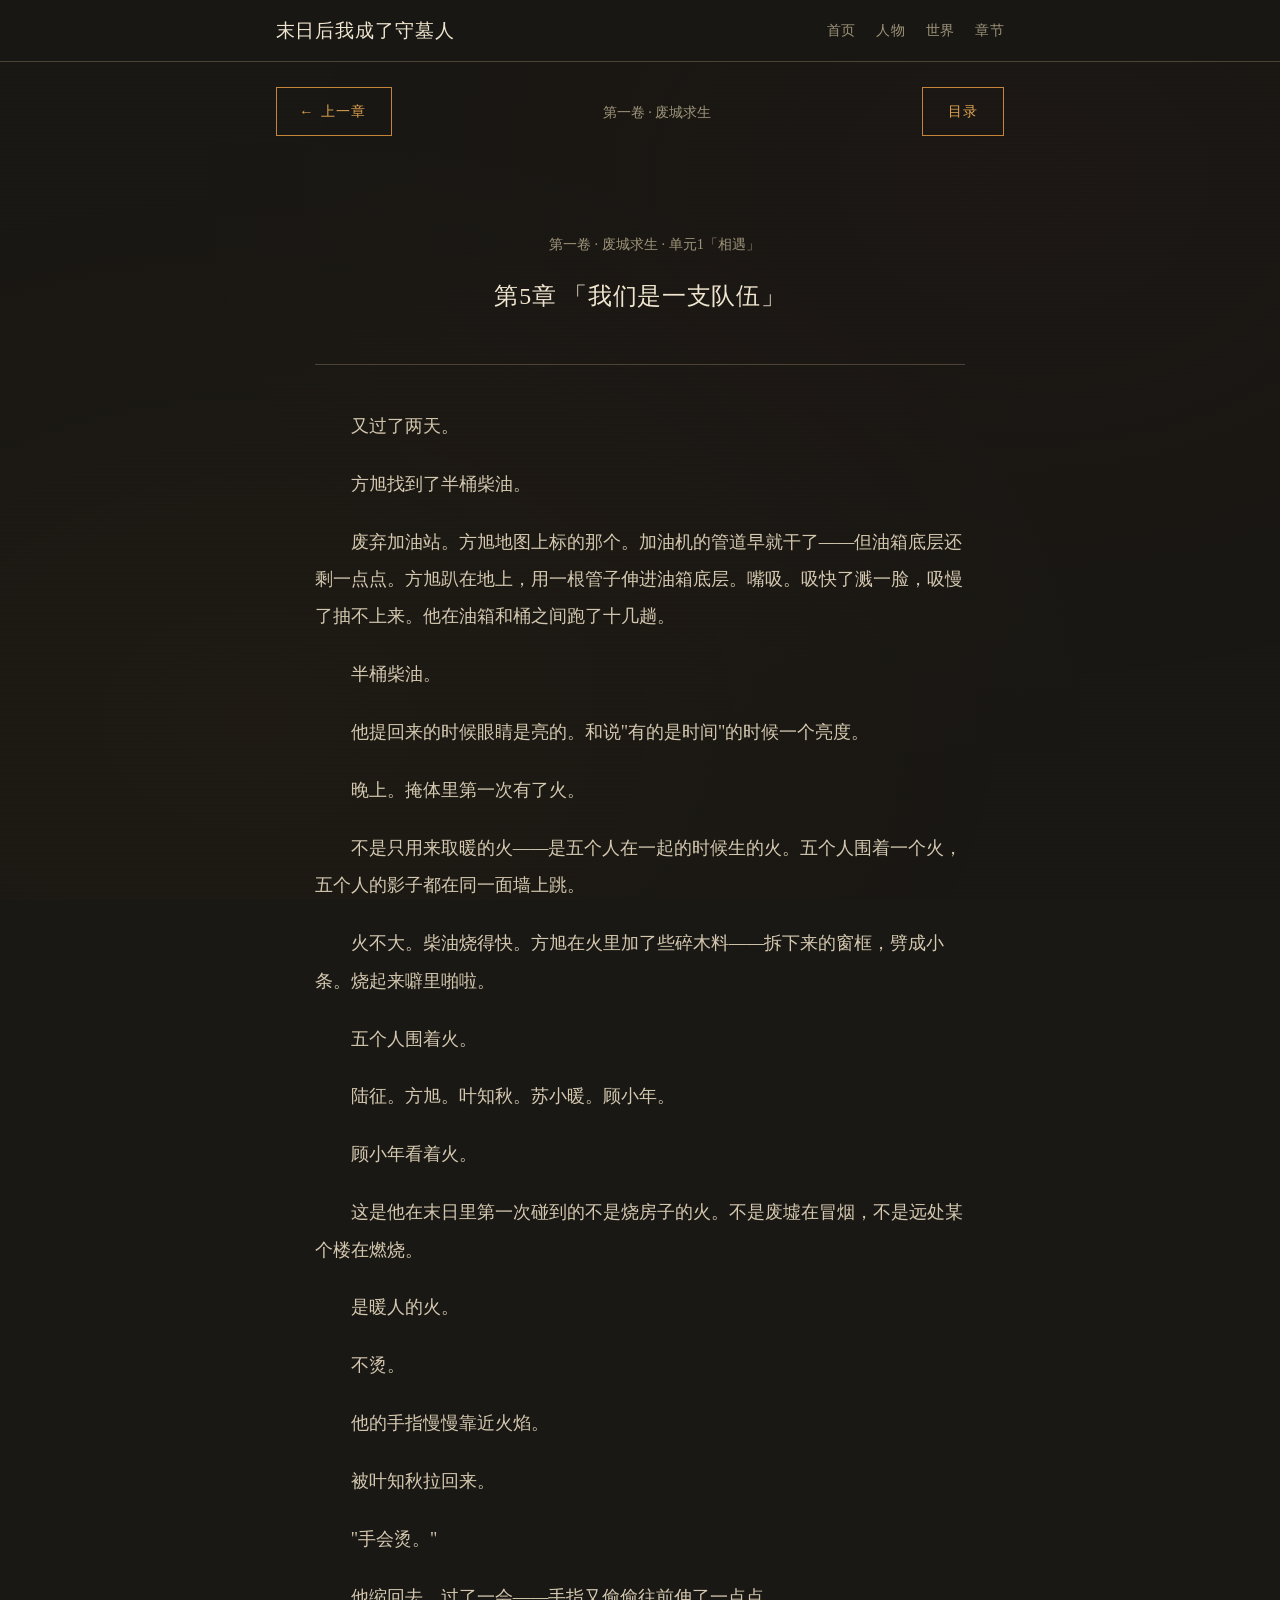
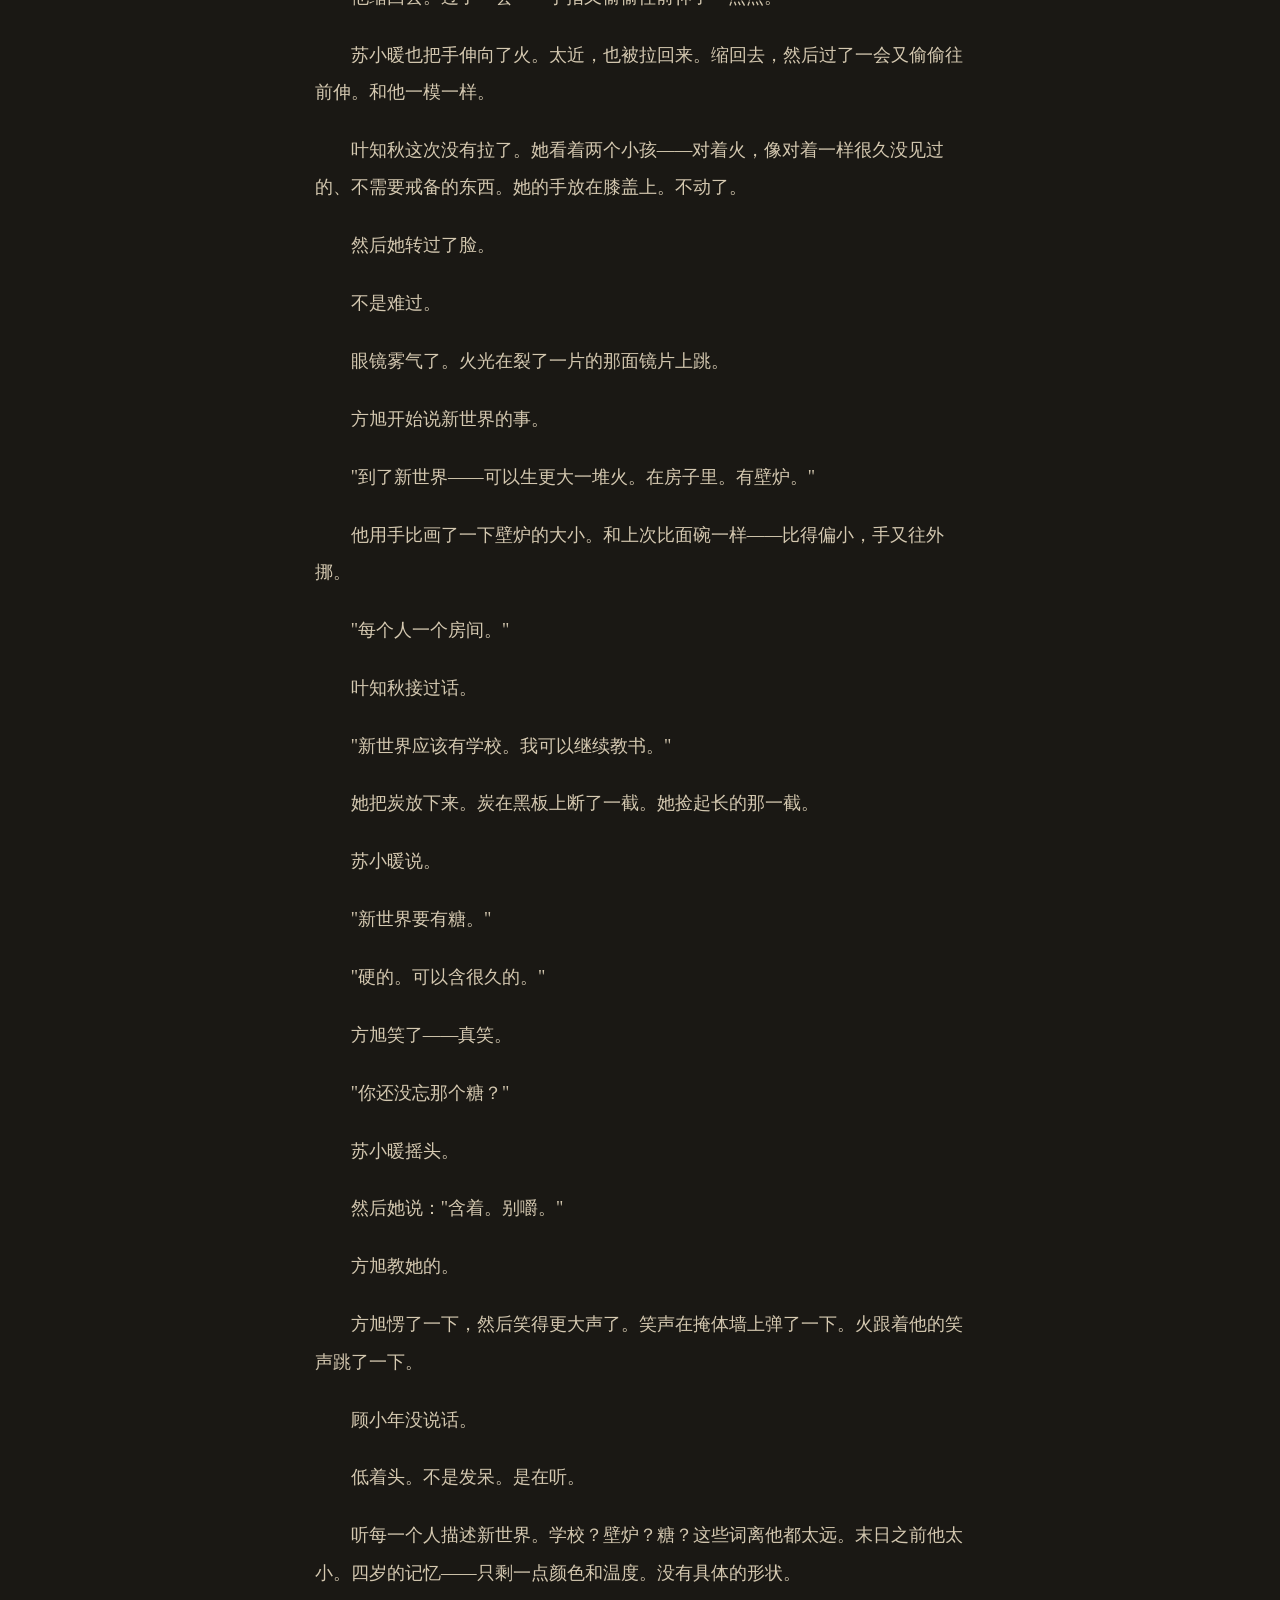
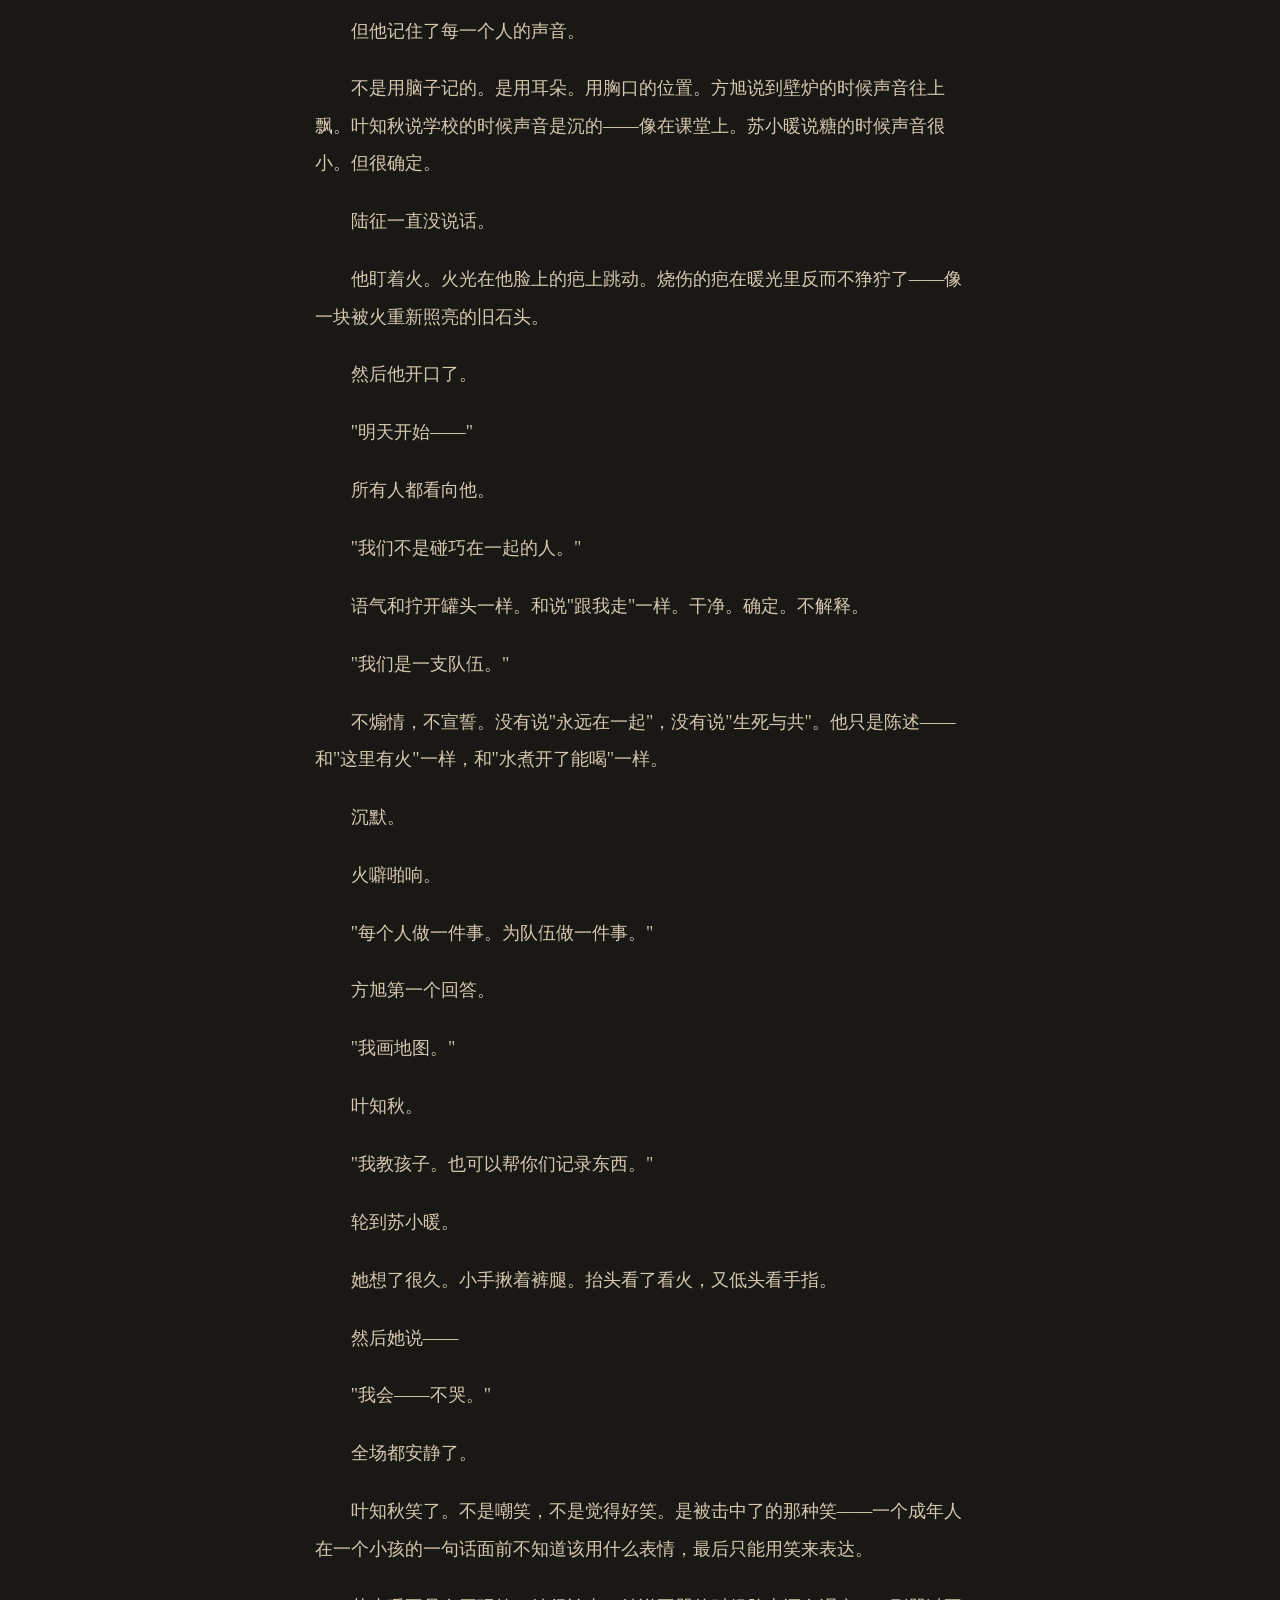
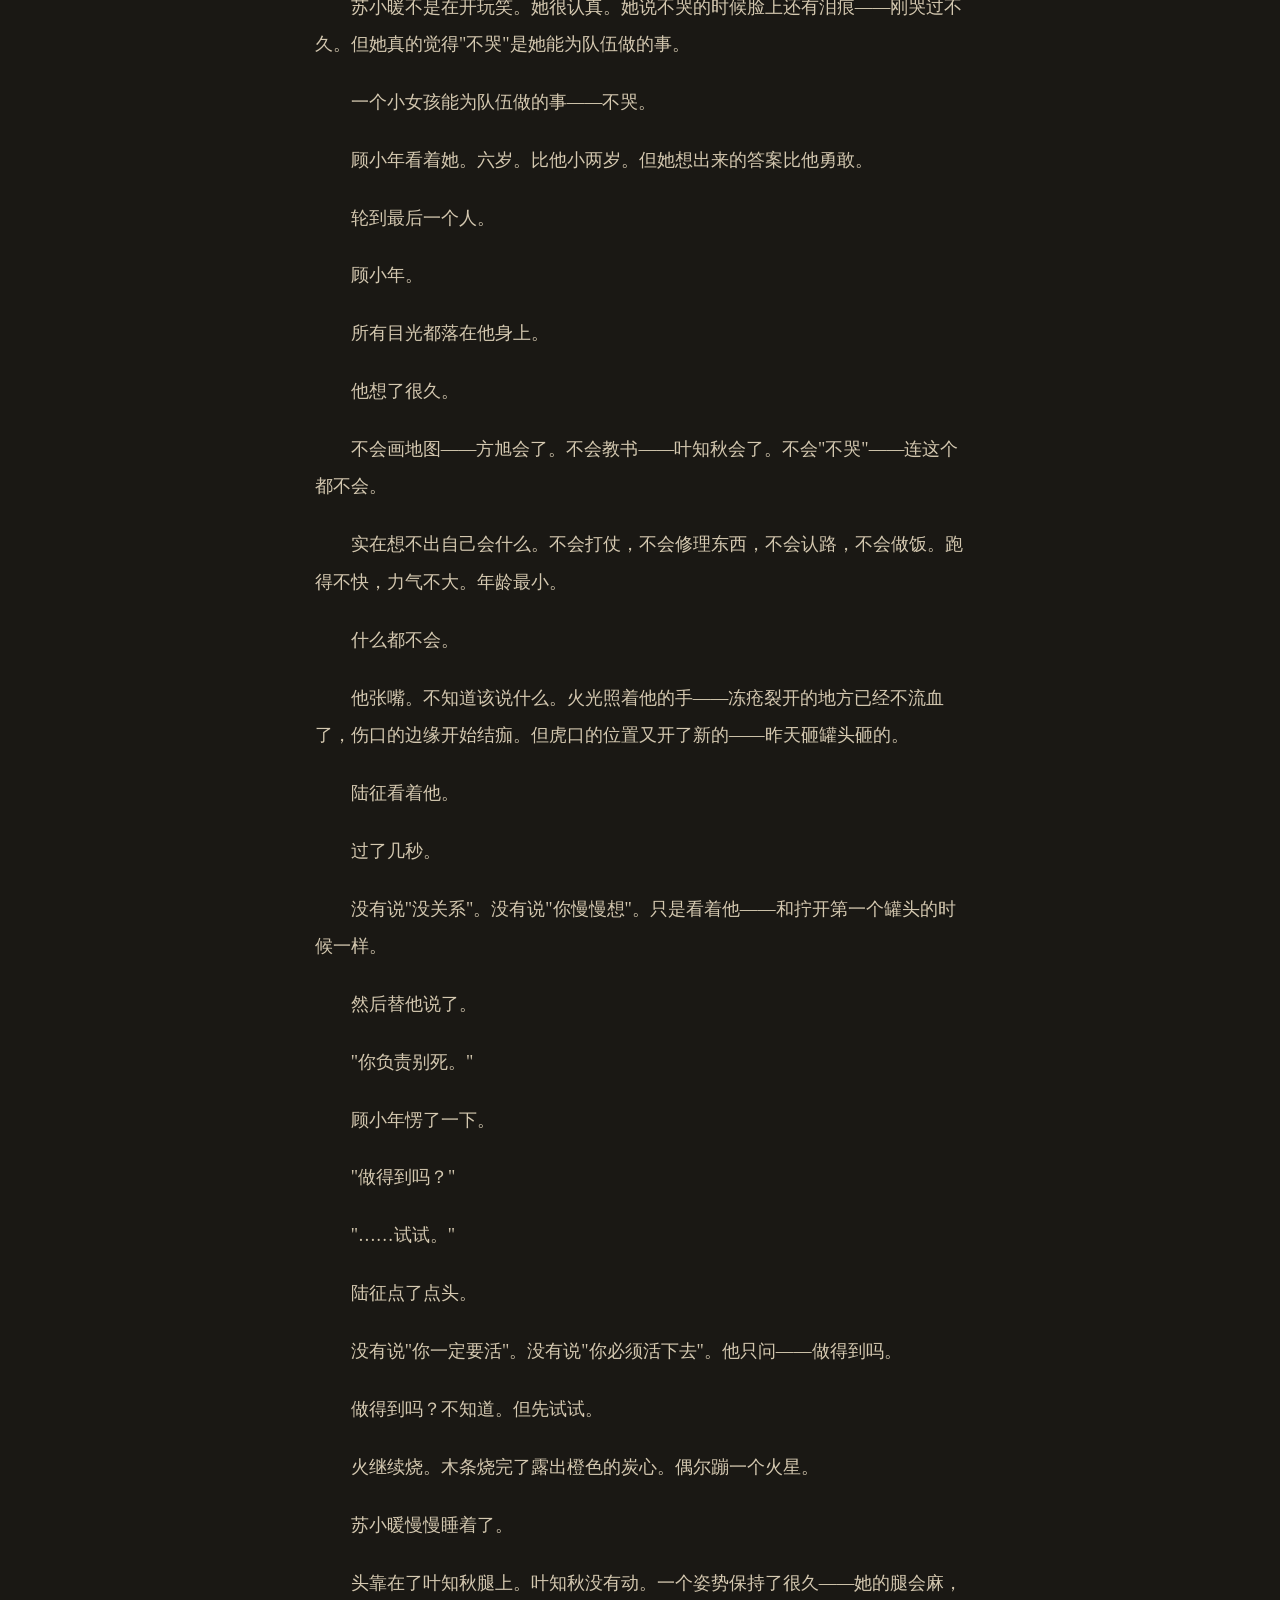
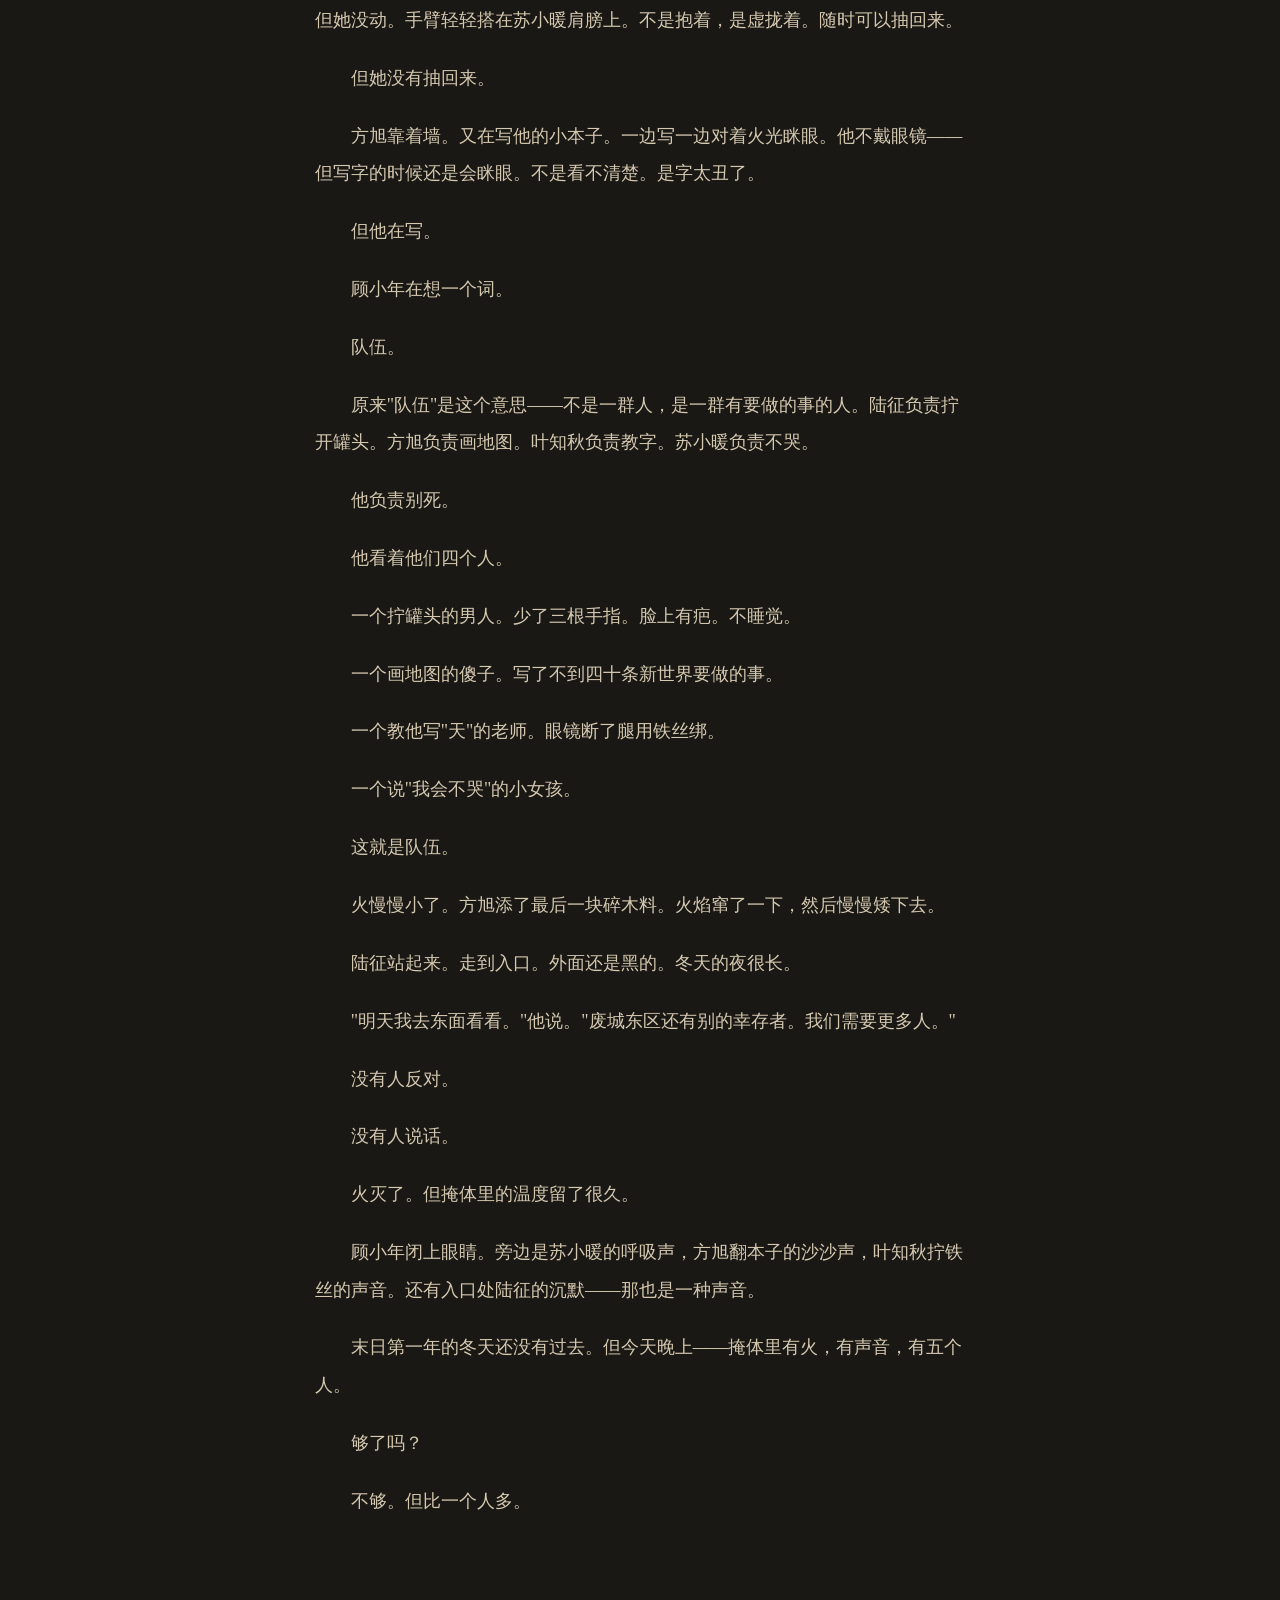
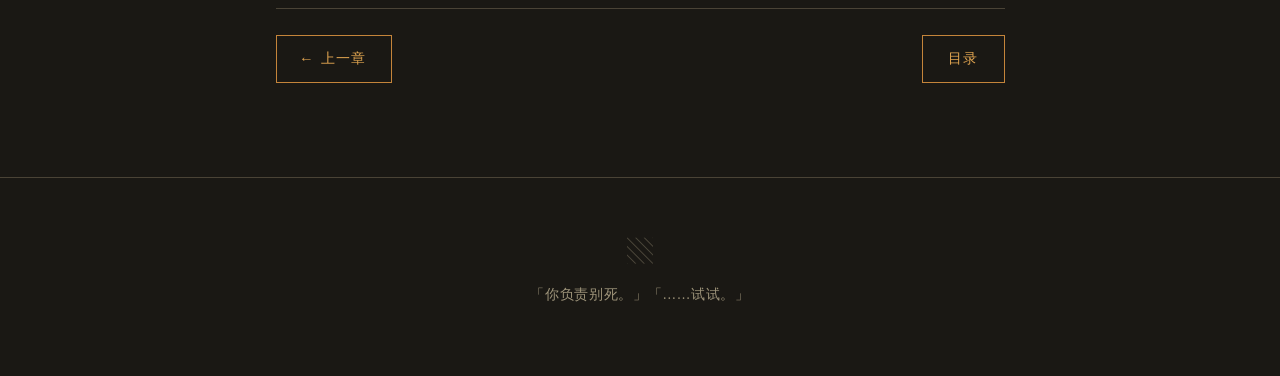
<file: chapters/chapter-5.html>
<!DOCTYPE html><html lang="zh-CN"><head><meta charset="UTF-8"><meta name="viewport" content="width=device-width,initial-scale=1.0"><title>第5章 「我们是一支队伍」 — 末日后我成了守墓人</title><link rel="stylesheet" href="../css/style.css"><style>.chapter-nav{display:flex;justify-content:space-between;align-items:center;padding:1.5rem 0;flex-wrap:wrap;gap:0.5rem;}.chapter-nav a{font-size:0.85rem;}</style></head><body><div class="dust-container"><div class="dust-particle"></div><div class="dust-particle"></div><div class="dust-particle"></div><div class="dust-particle"></div><div class="dust-particle"></div><div class="dust-particle"></div><div class="dust-particle"></div><div class="dust-particle"></div><div class="dust-particle"></div><div class="dust-particle"></div></div><header class="site-header"><div class="header-inner"><div class="site-title"><a href="../index.html">末日后我成了守墓人</a></div><nav class="site-nav"><a href="../index.html">首页</a><a href="../characters.html">人物</a><a href="../world.html">世界</a><a href="../chapters.html">章节</a></nav></div></header><main class="site-wrapper"><div class="chapter-nav"><a href="chapter-4.html" class="btn">← 上一章</a><span style="color:var(--text-dim);font-size:0.85rem;">第一卷 · 废城求生</span><a href="../chapters.html" class="btn">目录</a></div><article class="chapter-content"><div class="chapter-header"><p class="chapter-info">第一卷 · 废城求生 · 单元1「相遇」</p><h2>第5章 「我们是一支队伍」</h2></div><p>又过了两天。</p>
<p>方旭找到了半桶柴油。</p>
<p>废弃加油站。方旭地图上标的那个。加油机的管道早就干了——但油箱底层还剩一点点。方旭趴在地上，用一根管子伸进油箱底层。嘴吸。吸快了溅一脸，吸慢了抽不上来。他在油箱和桶之间跑了十几趟。</p>
<p>半桶柴油。</p>
<p>他提回来的时候眼睛是亮的。和说"有的是时间"的时候一个亮度。</p>
<p>晚上。掩体里第一次有了火。</p>
<p>不是只用来取暖的火——是五个人在一起的时候生的火。五个人围着一个火，五个人的影子都在同一面墙上跳。</p>
<p>火不大。柴油烧得快。方旭在火里加了些碎木料——拆下来的窗框，劈成小条。烧起来噼里啪啦。</p>
<p>五个人围着火。</p>
<p>陆征。方旭。叶知秋。苏小暖。顾小年。</p>
<p>顾小年看着火。</p>
<p>这是他在末日里第一次碰到的不是烧房子的火。不是废墟在冒烟，不是远处某个楼在燃烧。</p>
<p>是暖人的火。</p>
<p>不烫。</p>
<p>他的手指慢慢靠近火焰。</p>
<p>被叶知秋拉回来。</p>
<p>"手会烫。"</p>
<p>他缩回去。过了一会——手指又偷偷往前伸了一点点。</p>
<p>苏小暖也把手伸向了火。太近，也被拉回来。缩回去，然后过了一会又偷偷往前伸。和他一模一样。</p>
<p>叶知秋这次没有拉了。她看着两个小孩——对着火，像对着一样很久没见过的、不需要戒备的东西。她的手放在膝盖上。不动了。</p>
<p>然后她转过了脸。</p>
<p>不是难过。</p>
<p>眼镜雾气了。火光在裂了一片的那面镜片上跳。</p>
<p>方旭开始说新世界的事。</p>
<p>"到了新世界——可以生更大一堆火。在房子里。有壁炉。"</p>
<p>他用手比画了一下壁炉的大小。和上次比面碗一样——比得偏小，手又往外挪。</p>
<p>"每个人一个房间。"</p>
<p>叶知秋接过话。</p>
<p>"新世界应该有学校。我可以继续教书。"</p>
<p>她把炭放下来。炭在黑板上断了一截。她捡起长的那一截。</p>
<p>苏小暖说。</p>
<p>"新世界要有糖。"</p>
<p>"硬的。可以含很久的。"</p>
<p>方旭笑了——真笑。</p>
<p>"你还没忘那个糖？"</p>
<p>苏小暖摇头。</p>
<p>然后她说："含着。别嚼。"</p>
<p>方旭教她的。</p>
<p>方旭愣了一下，然后笑得更大声了。笑声在掩体墙上弹了一下。火跟着他的笑声跳了一下。</p>
<p>顾小年没说话。</p>
<p>低着头。不是发呆。是在听。</p>
<p>听每一个人描述新世界。学校？壁炉？糖？这些词离他都太远。末日之前他太小。四岁的记忆——只剩一点颜色和温度。没有具体的形状。</p>
<p>但他记住了每一个人的声音。</p>
<p>不是用脑子记的。是用耳朵。用胸口的位置。方旭说到壁炉的时候声音往上飘。叶知秋说学校的时候声音是沉的——像在课堂上。苏小暖说糖的时候声音很小。但很确定。</p>
<p>陆征一直没说话。</p>
<p>他盯着火。火光在他脸上的疤上跳动。烧伤的疤在暖光里反而不狰狞了——像一块被火重新照亮的旧石头。</p>
<p>然后他开口了。</p>
<p>"明天开始——"</p>
<p>所有人都看向他。</p>
<p>"我们不是碰巧在一起的人。"</p>
<p>语气和拧开罐头一样。和说"跟我走"一样。干净。确定。不解释。</p>
<p>"我们是一支队伍。"</p>
<p>不煽情，不宣誓。没有说"永远在一起"，没有说"生死与共"。他只是陈述——和"这里有火"一样，和"水煮开了能喝"一样。</p>
<p>沉默。</p>
<p>火噼啪响。</p>
<p>"每个人做一件事。为队伍做一件事。"</p>
<p>方旭第一个回答。</p>
<p>"我画地图。"</p>
<p>叶知秋。</p>
<p>"我教孩子。也可以帮你们记录东西。"</p>
<p>轮到苏小暖。</p>
<p>她想了很久。小手揪着裤腿。抬头看了看火，又低头看手指。</p>
<p>然后她说——</p>
<p>"我会——不哭。"</p>
<p>全场都安静了。</p>
<p>叶知秋笑了。不是嘲笑，不是觉得好笑。是被击中了的那种笑——一个成年人在一个小孩的一句话面前不知道该用什么表情，最后只能用笑来表达。</p>
<p>苏小暖不是在开玩笑。她很认真。她说不哭的时候脸上还有泪痕——刚哭过不久。但她真的觉得"不哭"是她能为队伍做的事。</p>
<p>一个小女孩能为队伍做的事——不哭。</p>
<p>顾小年看着她。六岁。比他小两岁。但她想出来的答案比他勇敢。</p>
<p>轮到最后一个人。</p>
<p>顾小年。</p>
<p>所有目光都落在他身上。</p>
<p>他想了很久。</p>
<p>不会画地图——方旭会了。不会教书——叶知秋会了。不会"不哭"——连这个都不会。</p>
<p>实在想不出自己会什么。不会打仗，不会修理东西，不会认路，不会做饭。跑得不快，力气不大。年龄最小。</p>
<p>什么都不会。</p>
<p>他张嘴。不知道该说什么。火光照着他的手——冻疮裂开的地方已经不流血了，伤口的边缘开始结痂。但虎口的位置又开了新的——昨天砸罐头砸的。</p>
<p>陆征看着他。</p>
<p>过了几秒。</p>
<p>没有说"没关系"。没有说"你慢慢想"。只是看着他——和拧开第一个罐头的时候一样。</p>
<p>然后替他说了。</p>
<p>"你负责别死。"</p>
<p>顾小年愣了一下。</p>
<p>"做得到吗？"</p>
<p>"……试试。"</p>
<p>陆征点了点头。</p>
<p>没有说"你一定要活"。没有说"你必须活下去"。他只问——做得到吗。</p>
<p>做得到吗？不知道。但先试试。</p>
<p>火继续烧。木条烧完了露出橙色的炭心。偶尔蹦一个火星。</p>
<p>苏小暖慢慢睡着了。</p>
<p>头靠在了叶知秋腿上。叶知秋没有动。一个姿势保持了很久——她的腿会麻，但她没动。手臂轻轻搭在苏小暖肩膀上。不是抱着，是虚拢着。随时可以抽回来。</p>
<p>但她没有抽回来。</p>
<p>方旭靠着墙。又在写他的小本子。一边写一边对着火光眯眼。他不戴眼镜——但写字的时候还是会眯眼。不是看不清楚。是字太丑了。</p>
<p>但他在写。</p>
<p>顾小年在想一个词。</p>
<p>队伍。</p>
<p>原来"队伍"是这个意思——不是一群人，是一群有要做的事的人。陆征负责拧开罐头。方旭负责画地图。叶知秋负责教字。苏小暖负责不哭。</p>
<p>他负责别死。</p>
<p>他看着他们四个人。</p>
<p>一个拧罐头的男人。少了三根手指。脸上有疤。不睡觉。</p>
<p>一个画地图的傻子。写了不到四十条新世界要做的事。</p>
<p>一个教他写"天"的老师。眼镜断了腿用铁丝绑。</p>
<p>一个说"我会不哭"的小女孩。</p>
<p>这就是队伍。</p>
<p>火慢慢小了。方旭添了最后一块碎木料。火焰窜了一下，然后慢慢矮下去。</p>
<p>陆征站起来。走到入口。外面还是黑的。冬天的夜很长。</p>
<p>"明天我去东面看看。"他说。"废城东区还有别的幸存者。我们需要更多人。"</p>
<p>没有人反对。</p>
<p>没有人说话。</p>
<p>火灭了。但掩体里的温度留了很久。</p>
<p>顾小年闭上眼睛。旁边是苏小暖的呼吸声，方旭翻本子的沙沙声，叶知秋拧铁丝的声音。还有入口处陆征的沉默——那也是一种声音。</p>
<p>末日第一年的冬天还没有过去。但今天晚上——掩体里有火，有声音，有五个人。</p>
<p>够了吗？</p>
<p>不够。但比一个人多。</p></article><div class="chapter-nav" style="border-top:1px solid var(--border-worn);margin-top:2rem;"><a href="chapter-4.html" class="btn">← 上一章</a><a href="../chapters.html" class="btn">目录</a></div></main><footer class="site-footer"><div class="tombstone">▧</div><p>「你负责别死。」「……试试。」</p></footer><script src="../js/main.js"></script></body></html>
</file>
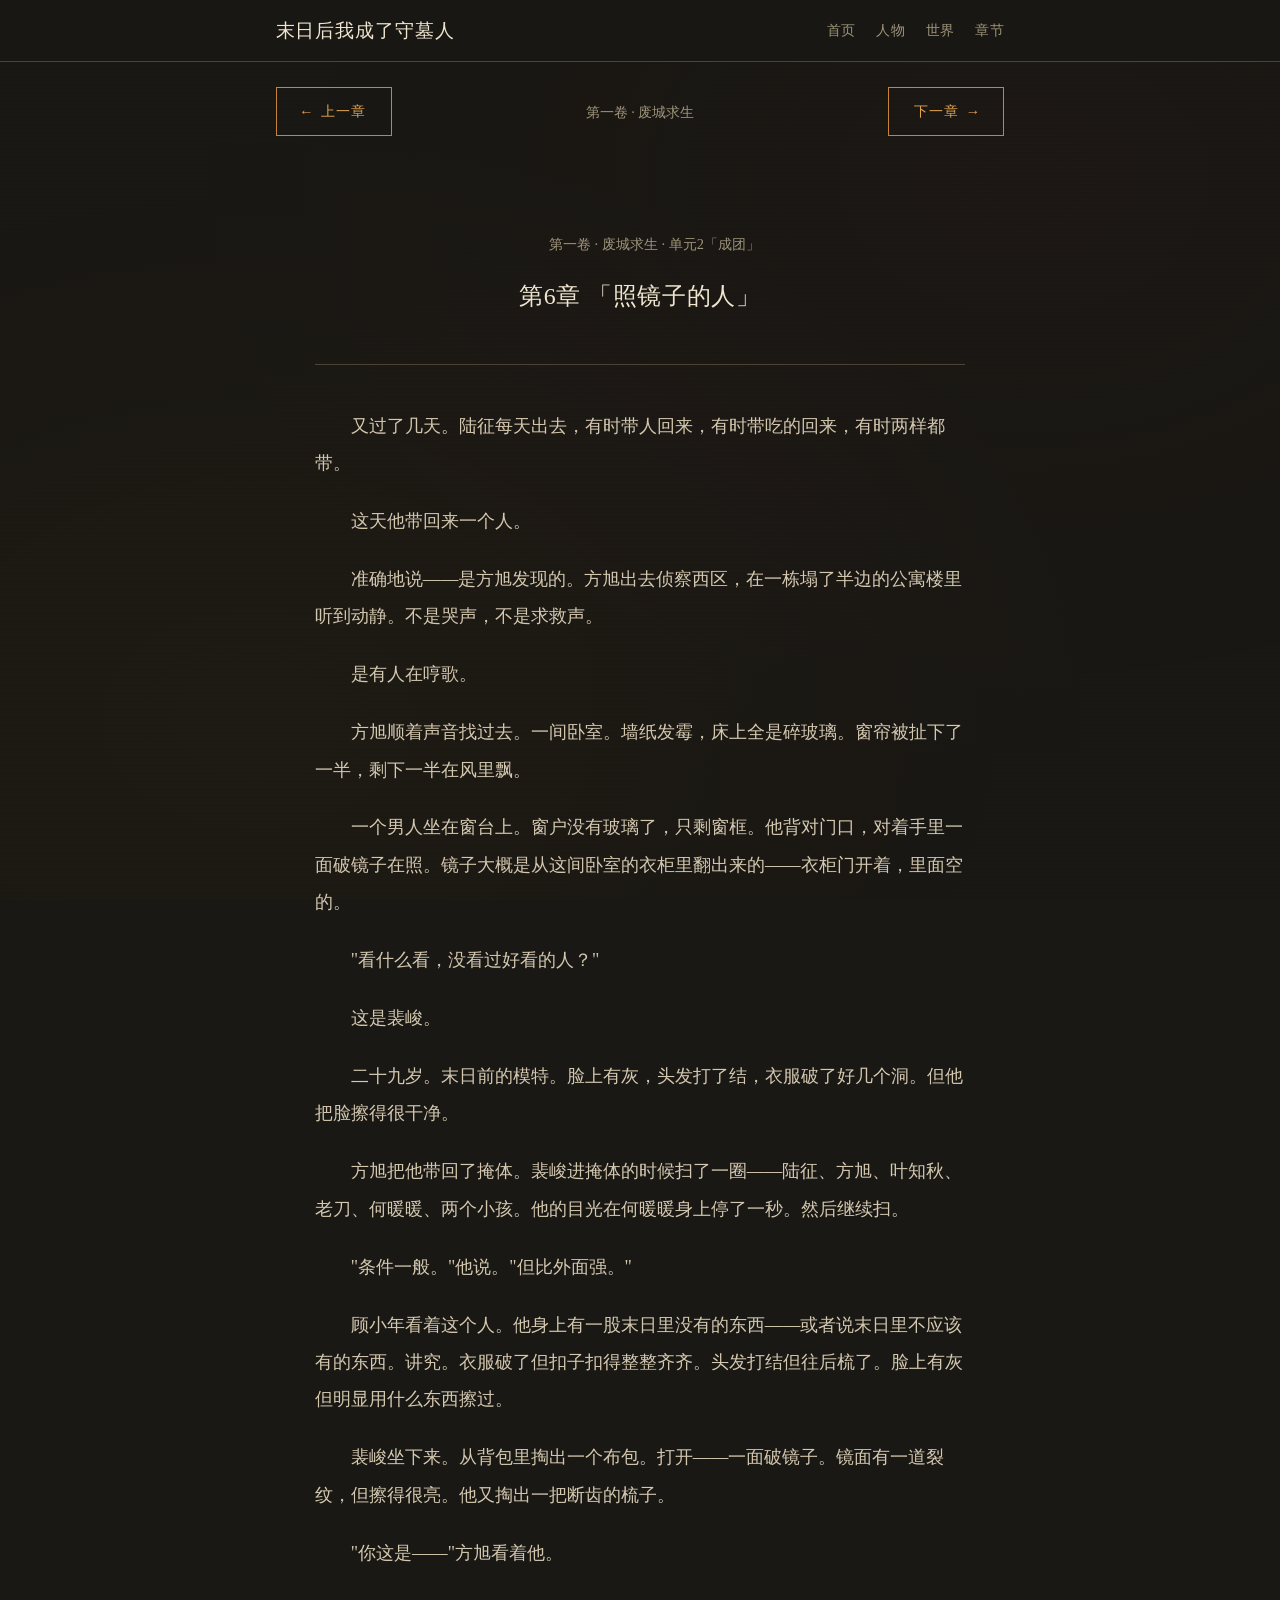
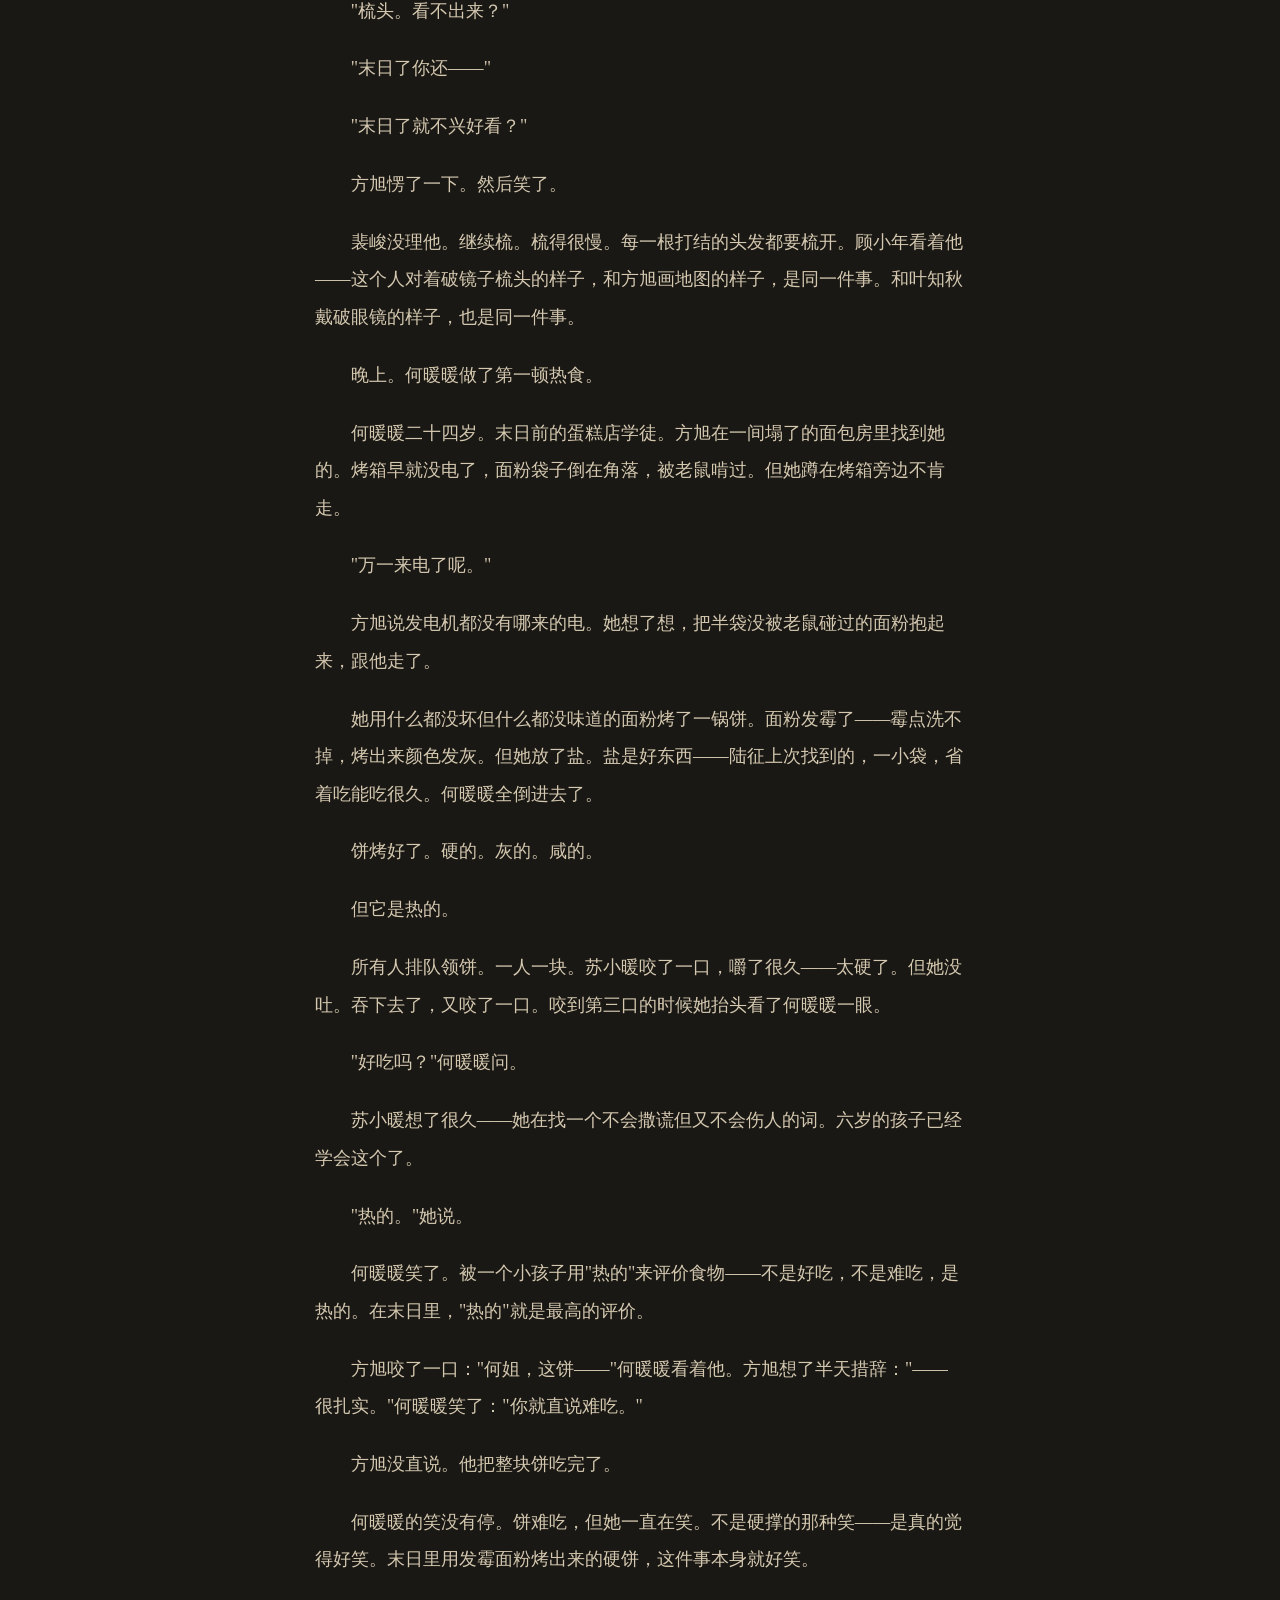
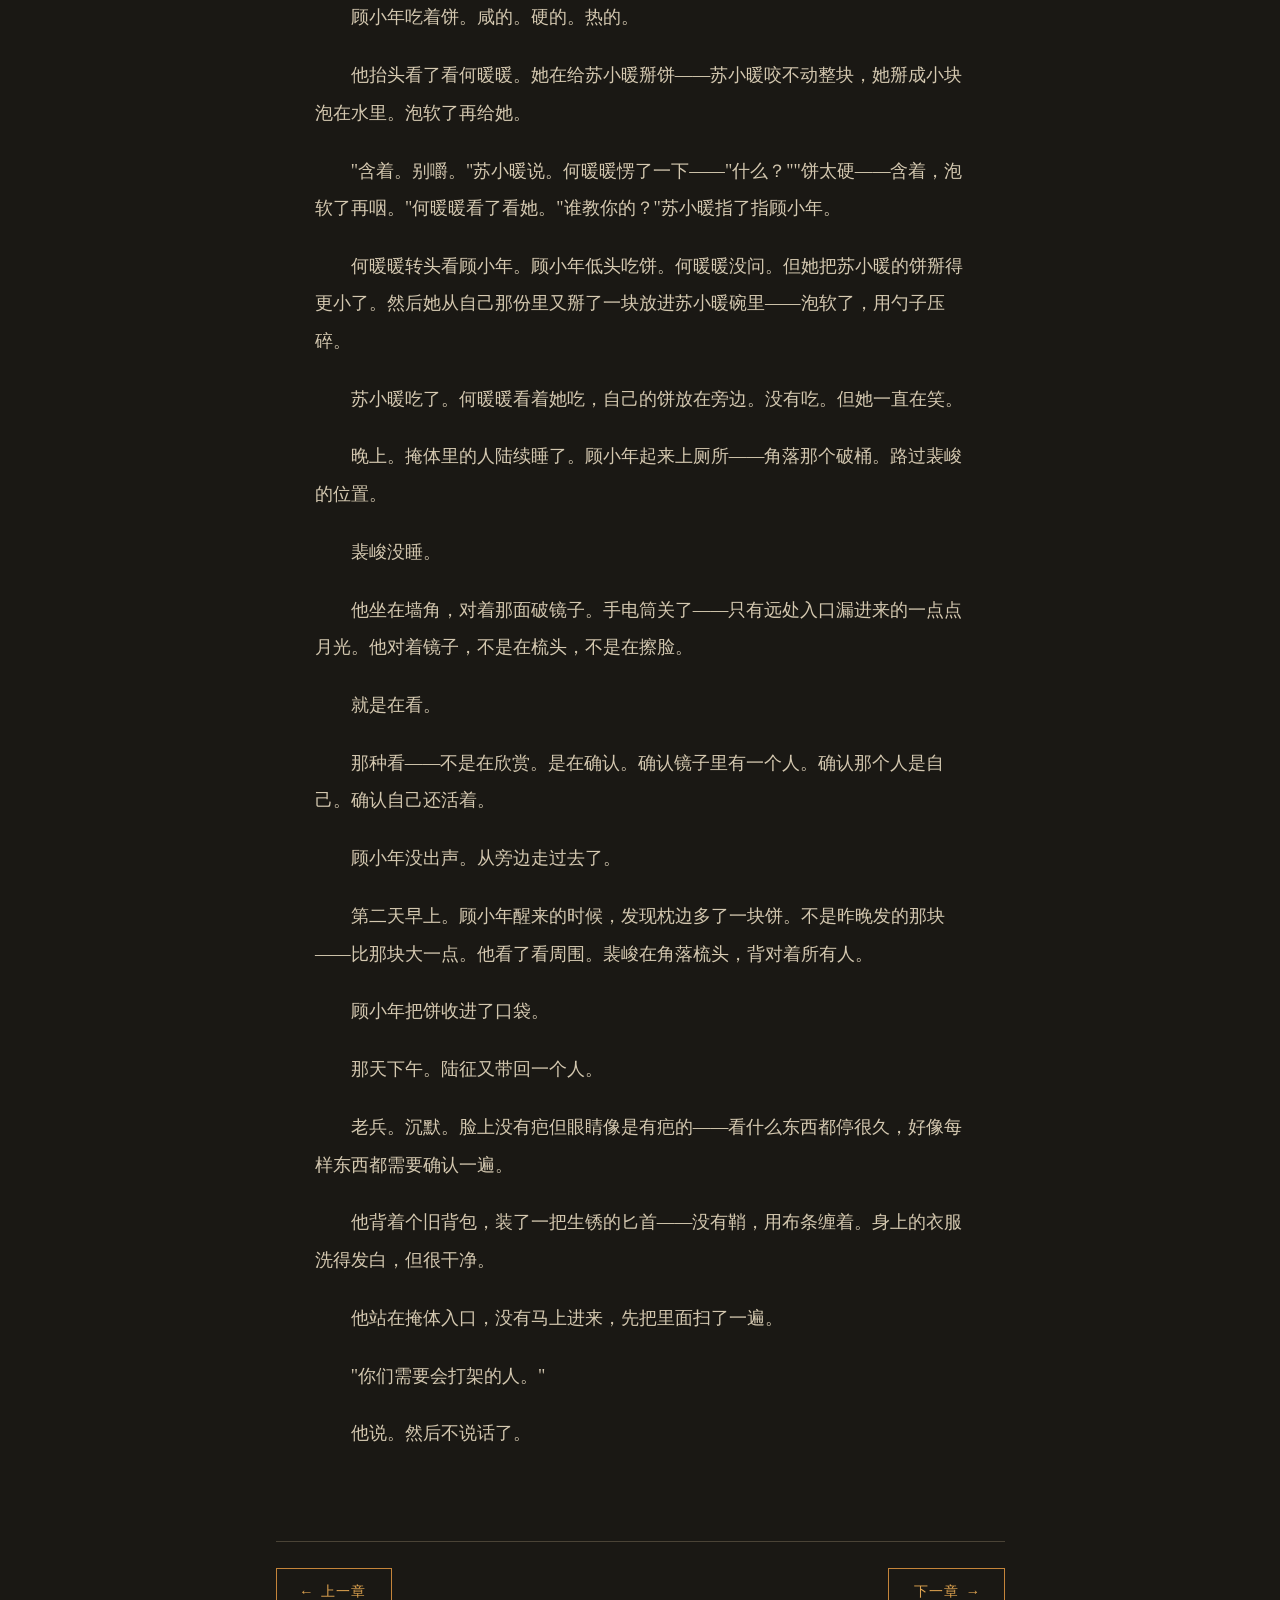
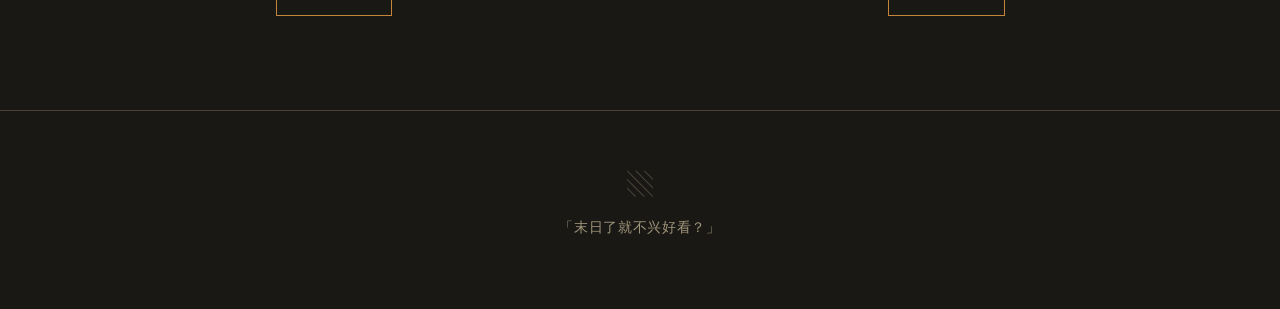
<file: chapters/chapter-6.html>
<!DOCTYPE html><html lang="zh-CN"><head><meta charset="UTF-8"><meta name="viewport" content="width=device-width,initial-scale=1.0"><title>第6章 「照镜子的人」 — 末日后我成了守墓人</title><link rel="stylesheet" href="../css/style.css"><style>.chapter-nav{display:flex;justify-content:space-between;align-items:center;padding:1.5rem 0;flex-wrap:wrap;gap:0.5rem;}.chapter-nav a{font-size:0.85rem;}</style></head><body><div class="dust-container"><div class="dust-particle"></div><div class="dust-particle"></div><div class="dust-particle"></div><div class="dust-particle"></div><div class="dust-particle"></div><div class="dust-particle"></div><div class="dust-particle"></div><div class="dust-particle"></div><div class="dust-particle"></div><div class="dust-particle"></div></div><header class="site-header"><div class="header-inner"><div class="site-title"><a href="../index.html">末日后我成了守墓人</a></div><nav class="site-nav"><a href="../index.html">首页</a><a href="../characters.html">人物</a><a href="../world.html">世界</a><a href="../chapters.html">章节</a></nav></div></header><main class="site-wrapper"><div class="chapter-nav"><a href="chapter-5.html" class="btn">← 上一章</a><span style="color:var(--text-dim);font-size:0.85rem;">第一卷 · 废城求生</span><a href="chapter-7.html" class="btn">下一章 →</a></div><article class="chapter-content"><div class="chapter-header"><p class="chapter-info">第一卷 · 废城求生 · 单元2「成团」</p><h2>第6章 「照镜子的人」</h2></div><p>又过了几天。陆征每天出去，有时带人回来，有时带吃的回来，有时两样都带。</p>
<p>这天他带回来一个人。</p>
<p>准确地说——是方旭发现的。方旭出去侦察西区，在一栋塌了半边的公寓楼里听到动静。不是哭声，不是求救声。</p>
<p>是有人在哼歌。</p>
<p>方旭顺着声音找过去。一间卧室。墙纸发霉，床上全是碎玻璃。窗帘被扯下了一半，剩下一半在风里飘。</p>
<p>一个男人坐在窗台上。窗户没有玻璃了，只剩窗框。他背对门口，对着手里一面破镜子在照。镜子大概是从这间卧室的衣柜里翻出来的——衣柜门开着，里面空的。</p>
<p>"看什么看，没看过好看的人？"</p>
<p>这是裴峻。</p>
<p>二十九岁。末日前的模特。脸上有灰，头发打了结，衣服破了好几个洞。但他把脸擦得很干净。</p>
<p>方旭把他带回了掩体。裴峻进掩体的时候扫了一圈——陆征、方旭、叶知秋、老刀、何暖暖、两个小孩。他的目光在何暖暖身上停了一秒。然后继续扫。</p>
<p>"条件一般。"他说。"但比外面强。"</p>
<p>顾小年看着这个人。他身上有一股末日里没有的东西——或者说末日里不应该有的东西。讲究。衣服破了但扣子扣得整整齐齐。头发打结但往后梳了。脸上有灰但明显用什么东西擦过。</p>
<p>裴峻坐下来。从背包里掏出一个布包。打开——一面破镜子。镜面有一道裂纹，但擦得很亮。他又掏出一把断齿的梳子。</p>
<p>"你这是——"方旭看着他。</p>
<p>"梳头。看不出来？"</p>
<p>"末日了你还——"</p>
<p>"末日了就不兴好看？"</p>
<p>方旭愣了一下。然后笑了。</p>
<p>裴峻没理他。继续梳。梳得很慢。每一根打结的头发都要梳开。顾小年看着他——这个人对着破镜子梳头的样子，和方旭画地图的样子，是同一件事。和叶知秋戴破眼镜的样子，也是同一件事。</p>
<p>晚上。何暖暖做了第一顿热食。</p>
<p>何暖暖二十四岁。末日前的蛋糕店学徒。方旭在一间塌了的面包房里找到她的。烤箱早就没电了，面粉袋子倒在角落，被老鼠啃过。但她蹲在烤箱旁边不肯走。</p>
<p>"万一来电了呢。"</p>
<p>方旭说发电机都没有哪来的电。她想了想，把半袋没被老鼠碰过的面粉抱起来，跟他走了。</p>
<p>她用什么都没坏但什么都没味道的面粉烤了一锅饼。面粉发霉了——霉点洗不掉，烤出来颜色发灰。但她放了盐。盐是好东西——陆征上次找到的，一小袋，省着吃能吃很久。何暖暖全倒进去了。</p>
<p>饼烤好了。硬的。灰的。咸的。</p>
<p>但它是热的。</p>
<p>所有人排队领饼。一人一块。苏小暖咬了一口，嚼了很久——太硬了。但她没吐。吞下去了，又咬了一口。咬到第三口的时候她抬头看了何暖暖一眼。</p>
<p>"好吃吗？"何暖暖问。</p>
<p>苏小暖想了很久——她在找一个不会撒谎但又不会伤人的词。六岁的孩子已经学会这个了。</p>
<p>"热的。"她说。</p>
<p>何暖暖笑了。被一个小孩子用"热的"来评价食物——不是好吃，不是难吃，是热的。在末日里，"热的"就是最高的评价。</p>
<p>方旭咬了一口："何姐，这饼——"何暖暖看着他。方旭想了半天措辞："——很扎实。"何暖暖笑了："你就直说难吃。"</p>
<p>方旭没直说。他把整块饼吃完了。</p>
<p>何暖暖的笑没有停。饼难吃，但她一直在笑。不是硬撑的那种笑——是真的觉得好笑。末日里用发霉面粉烤出来的硬饼，这件事本身就好笑。</p>
<p>顾小年吃着饼。咸的。硬的。热的。</p>
<p>他抬头看了看何暖暖。她在给苏小暖掰饼——苏小暖咬不动整块，她掰成小块泡在水里。泡软了再给她。</p>
<p>"含着。别嚼。"苏小暖说。何暖暖愣了一下——"什么？""饼太硬——含着，泡软了再咽。"何暖暖看了看她。"谁教你的？"苏小暖指了指顾小年。</p>
<p>何暖暖转头看顾小年。顾小年低头吃饼。何暖暖没问。但她把苏小暖的饼掰得更小了。然后她从自己那份里又掰了一块放进苏小暖碗里——泡软了，用勺子压碎。</p>
<p>苏小暖吃了。何暖暖看着她吃，自己的饼放在旁边。没有吃。但她一直在笑。</p>
<p>晚上。掩体里的人陆续睡了。顾小年起来上厕所——角落那个破桶。路过裴峻的位置。</p>
<p>裴峻没睡。</p>
<p>他坐在墙角，对着那面破镜子。手电筒关了——只有远处入口漏进来的一点点月光。他对着镜子，不是在梳头，不是在擦脸。</p>
<p>就是在看。</p>
<p>那种看——不是在欣赏。是在确认。确认镜子里有一个人。确认那个人是自己。确认自己还活着。</p>
<p>顾小年没出声。从旁边走过去了。</p>
<p>第二天早上。顾小年醒来的时候，发现枕边多了一块饼。不是昨晚发的那块——比那块大一点。他看了看周围。裴峻在角落梳头，背对着所有人。</p>
<p>顾小年把饼收进了口袋。</p>
<p>那天下午。陆征又带回一个人。</p>
<p>老兵。沉默。脸上没有疤但眼睛像是有疤的——看什么东西都停很久，好像每样东西都需要确认一遍。</p>
<p>他背着个旧背包，装了一把生锈的匕首——没有鞘，用布条缠着。身上的衣服洗得发白，但很干净。</p>
<p>他站在掩体入口，没有马上进来，先把里面扫了一遍。</p>
<p>"你们需要会打架的人。"</p>
<p>他说。然后不说话了。</p></article><div class="chapter-nav" style="border-top:1px solid var(--border-worn);margin-top:2rem;"><a href="chapter-5.html" class="btn">← 上一章</a><a href="chapter-7.html" class="btn">下一章 →</a></div></main><footer class="site-footer"><div class="tombstone">▧</div><p>「末日了就不兴好看？」</p></footer><script src="../js/main.js"></script></body></html>
</file>
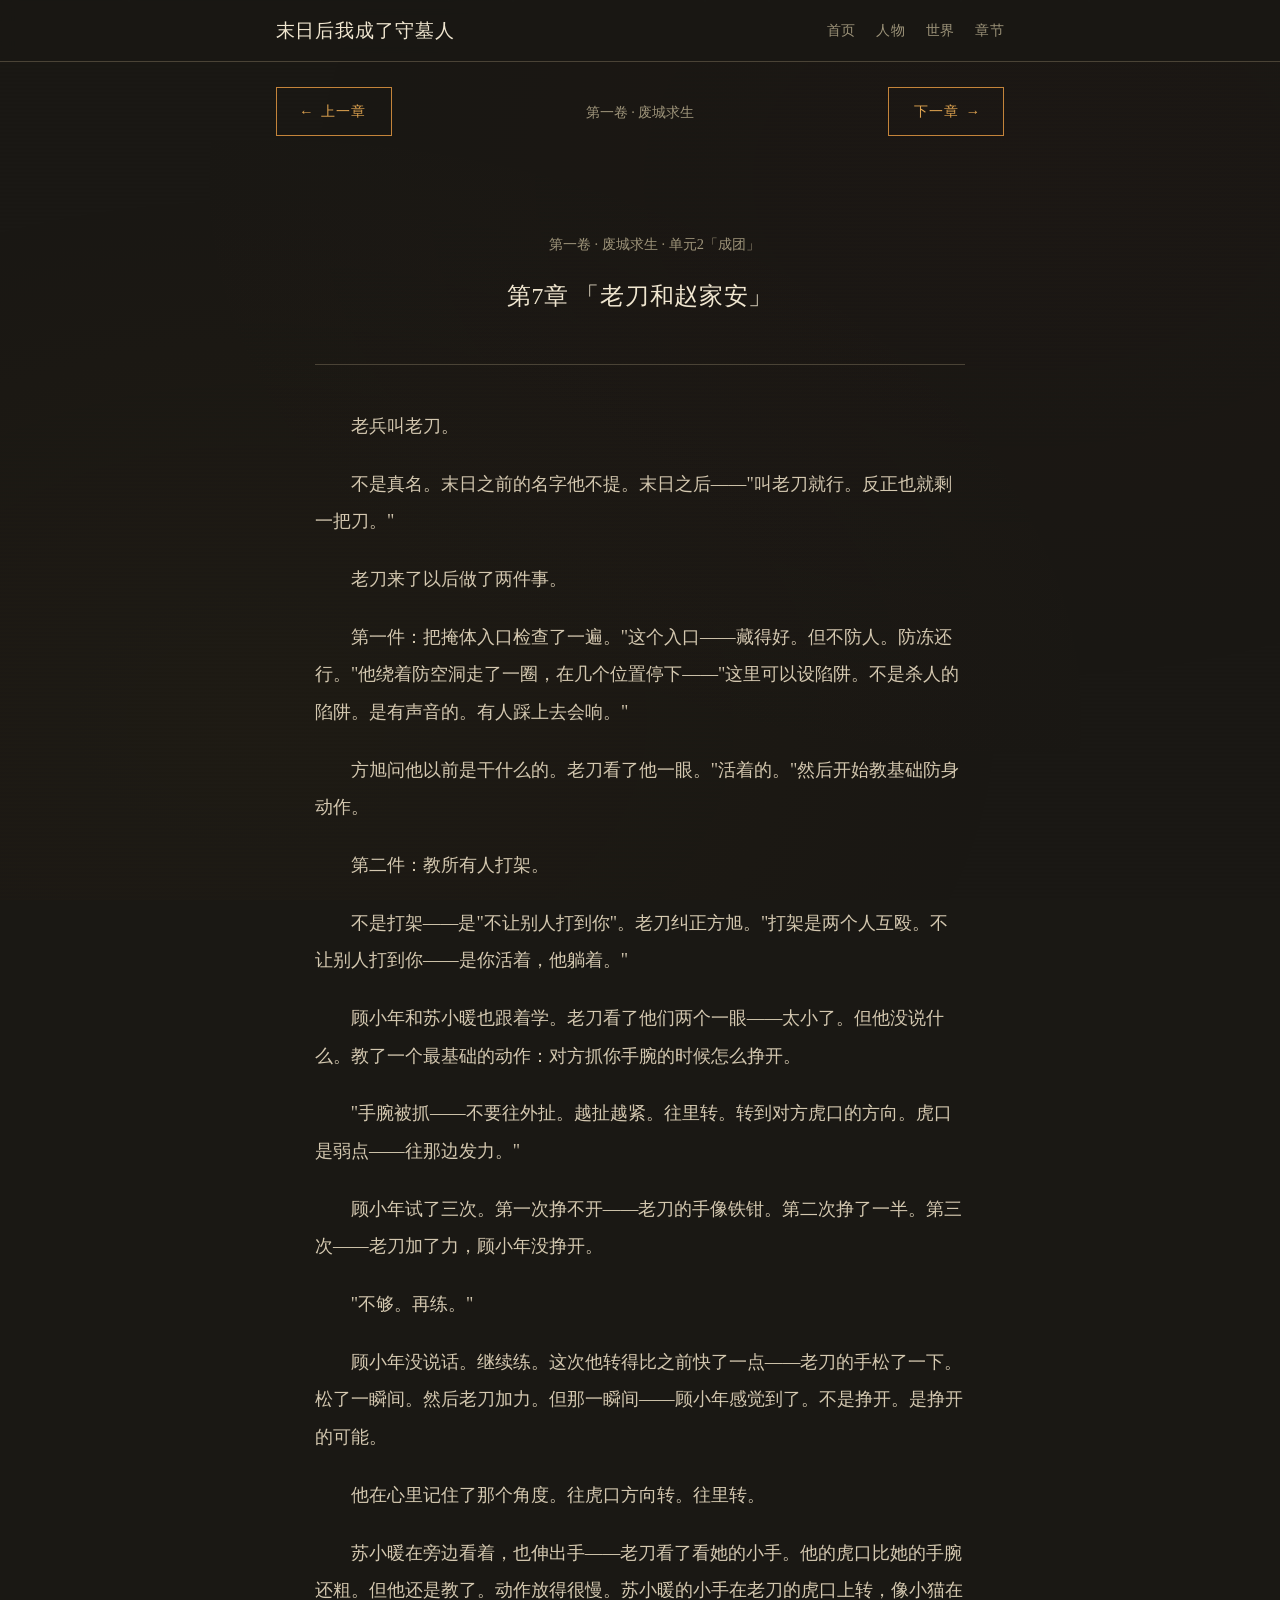
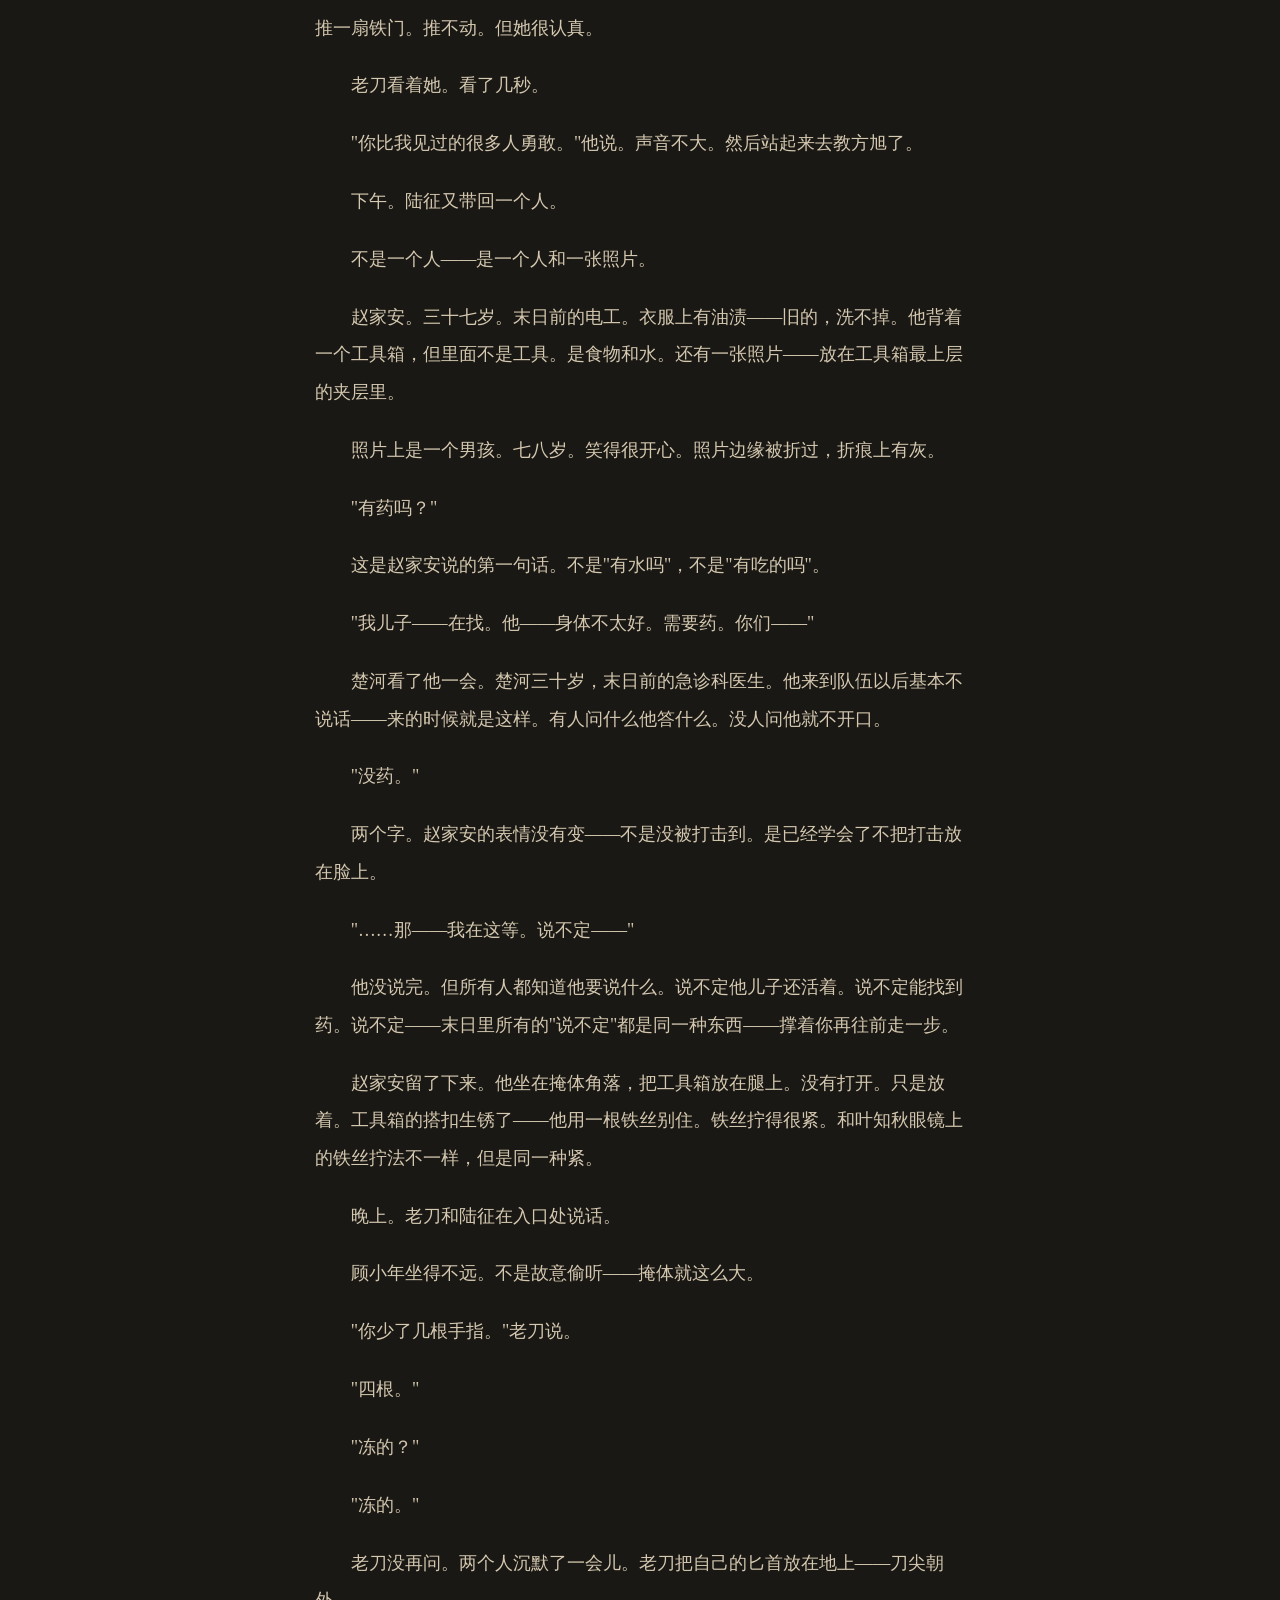
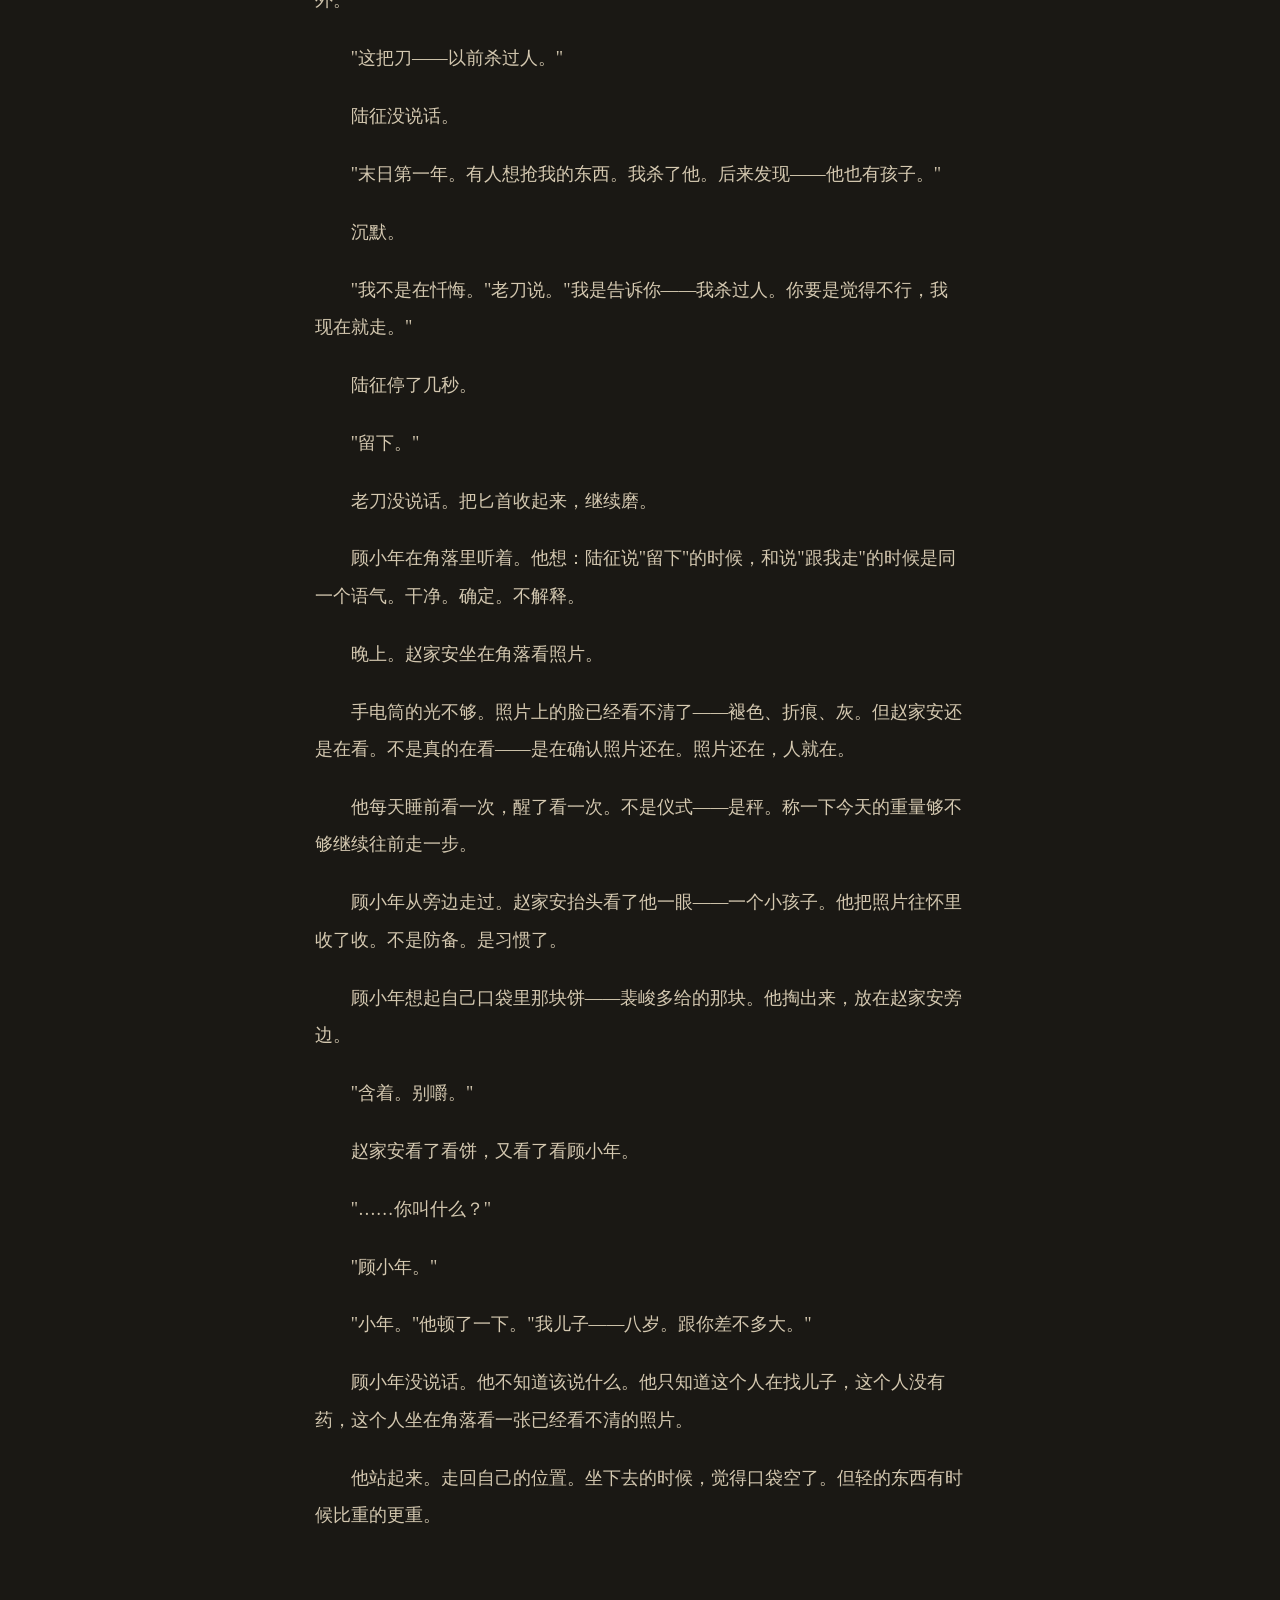
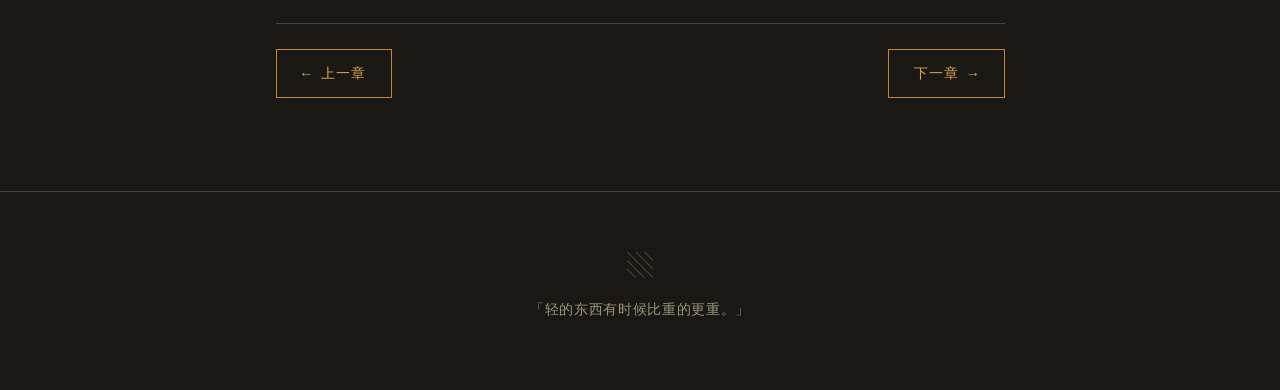
<file: chapters/chapter-7.html>
<!DOCTYPE html><html lang="zh-CN"><head><meta charset="UTF-8"><meta name="viewport" content="width=device-width,initial-scale=1.0"><title>第7章 「老刀和赵家安」 — 末日后我成了守墓人</title><link rel="stylesheet" href="../css/style.css"><style>.chapter-nav{display:flex;justify-content:space-between;align-items:center;padding:1.5rem 0;flex-wrap:wrap;gap:0.5rem;}.chapter-nav a{font-size:0.85rem;}</style></head><body><div class="dust-container"><div class="dust-particle"></div><div class="dust-particle"></div><div class="dust-particle"></div><div class="dust-particle"></div><div class="dust-particle"></div><div class="dust-particle"></div><div class="dust-particle"></div><div class="dust-particle"></div><div class="dust-particle"></div><div class="dust-particle"></div></div><header class="site-header"><div class="header-inner"><div class="site-title"><a href="../index.html">末日后我成了守墓人</a></div><nav class="site-nav"><a href="../index.html">首页</a><a href="../characters.html">人物</a><a href="../world.html">世界</a><a href="../chapters.html">章节</a></nav></div></header><main class="site-wrapper"><div class="chapter-nav"><a href="chapter-6.html" class="btn">← 上一章</a><span style="color:var(--text-dim);font-size:0.85rem;">第一卷 · 废城求生</span><a href="chapter-8.html" class="btn">下一章 →</a></div><article class="chapter-content"><div class="chapter-header"><p class="chapter-info">第一卷 · 废城求生 · 单元2「成团」</p><h2>第7章 「老刀和赵家安」</h2></div><p>老兵叫老刀。</p>
<p>不是真名。末日之前的名字他不提。末日之后——"叫老刀就行。反正也就剩一把刀。"</p>
<p>老刀来了以后做了两件事。</p>
<p>第一件：把掩体入口检查了一遍。"这个入口——藏得好。但不防人。防冻还行。"他绕着防空洞走了一圈，在几个位置停下——"这里可以设陷阱。不是杀人的陷阱。是有声音的。有人踩上去会响。"</p>
<p>方旭问他以前是干什么的。老刀看了他一眼。"活着的。"然后开始教基础防身动作。</p>
<p>第二件：教所有人打架。</p>
<p>不是打架——是"不让别人打到你"。老刀纠正方旭。"打架是两个人互殴。不让别人打到你——是你活着，他躺着。"</p>
<p>顾小年和苏小暖也跟着学。老刀看了他们两个一眼——太小了。但他没说什么。教了一个最基础的动作：对方抓你手腕的时候怎么挣开。</p>
<p>"手腕被抓——不要往外扯。越扯越紧。往里转。转到对方虎口的方向。虎口是弱点——往那边发力。"</p>
<p>顾小年试了三次。第一次挣不开——老刀的手像铁钳。第二次挣了一半。第三次——老刀加了力，顾小年没挣开。</p>
<p>"不够。再练。"</p>
<p>顾小年没说话。继续练。这次他转得比之前快了一点——老刀的手松了一下。松了一瞬间。然后老刀加力。但那一瞬间——顾小年感觉到了。不是挣开。是挣开的可能。</p>
<p>他在心里记住了那个角度。往虎口方向转。往里转。</p>
<p>苏小暖在旁边看着，也伸出手——老刀看了看她的小手。他的虎口比她的手腕还粗。但他还是教了。动作放得很慢。苏小暖的小手在老刀的虎口上转，像小猫在推一扇铁门。推不动。但她很认真。</p>
<p>老刀看着她。看了几秒。</p>
<p>"你比我见过的很多人勇敢。"他说。声音不大。然后站起来去教方旭了。</p>
<p>下午。陆征又带回一个人。</p>
<p>不是一个人——是一个人和一张照片。</p>
<p>赵家安。三十七岁。末日前的电工。衣服上有油渍——旧的，洗不掉。他背着一个工具箱，但里面不是工具。是食物和水。还有一张照片——放在工具箱最上层的夹层里。</p>
<p>照片上是一个男孩。七八岁。笑得很开心。照片边缘被折过，折痕上有灰。</p>
<p>"有药吗？"</p>
<p>这是赵家安说的第一句话。不是"有水吗"，不是"有吃的吗"。</p>
<p>"我儿子——在找。他——身体不太好。需要药。你们——"</p>
<p>楚河看了他一会。楚河三十岁，末日前的急诊科医生。他来到队伍以后基本不说话——来的时候就是这样。有人问什么他答什么。没人问他就不开口。</p>
<p>"没药。"</p>
<p>两个字。赵家安的表情没有变——不是没被打击到。是已经学会了不把打击放在脸上。</p>
<p>"……那——我在这等。说不定——"</p>
<p>他没说完。但所有人都知道他要说什么。说不定他儿子还活着。说不定能找到药。说不定——末日里所有的"说不定"都是同一种东西——撑着你再往前走一步。</p>
<p>赵家安留了下来。他坐在掩体角落，把工具箱放在腿上。没有打开。只是放着。工具箱的搭扣生锈了——他用一根铁丝别住。铁丝拧得很紧。和叶知秋眼镜上的铁丝拧法不一样，但是同一种紧。</p>
<p>晚上。老刀和陆征在入口处说话。</p>
<p>顾小年坐得不远。不是故意偷听——掩体就这么大。</p>
<p>"你少了几根手指。"老刀说。</p>
<p>"四根。"</p>
<p>"冻的？"</p>
<p>"冻的。"</p>
<p>老刀没再问。两个人沉默了一会儿。老刀把自己的匕首放在地上——刀尖朝外。</p>
<p>"这把刀——以前杀过人。"</p>
<p>陆征没说话。</p>
<p>"末日第一年。有人想抢我的东西。我杀了他。后来发现——他也有孩子。"</p>
<p>沉默。</p>
<p>"我不是在忏悔。"老刀说。"我是告诉你——我杀过人。你要是觉得不行，我现在就走。"</p>
<p>陆征停了几秒。</p>
<p>"留下。"</p>
<p>老刀没说话。把匕首收起来，继续磨。</p>
<p>顾小年在角落里听着。他想：陆征说"留下"的时候，和说"跟我走"的时候是同一个语气。干净。确定。不解释。</p>
<p>晚上。赵家安坐在角落看照片。</p>
<p>手电筒的光不够。照片上的脸已经看不清了——褪色、折痕、灰。但赵家安还是在看。不是真的在看——是在确认照片还在。照片还在，人就在。</p>
<p>他每天睡前看一次，醒了看一次。不是仪式——是秤。称一下今天的重量够不够继续往前走一步。</p>
<p>顾小年从旁边走过。赵家安抬头看了他一眼——一个小孩子。他把照片往怀里收了收。不是防备。是习惯了。</p>
<p>顾小年想起自己口袋里那块饼——裴峻多给的那块。他掏出来，放在赵家安旁边。</p>
<p>"含着。别嚼。"</p>
<p>赵家安看了看饼，又看了看顾小年。</p>
<p>"……你叫什么？"</p>
<p>"顾小年。"</p>
<p>"小年。"他顿了一下。"我儿子——八岁。跟你差不多大。"</p>
<p>顾小年没说话。他不知道该说什么。他只知道这个人在找儿子，这个人没有药，这个人坐在角落看一张已经看不清的照片。</p>
<p>他站起来。走回自己的位置。坐下去的时候，觉得口袋空了。但轻的东西有时候比重的更重。</p></article><div class="chapter-nav" style="border-top:1px solid var(--border-worn);margin-top:2rem;"><a href="chapter-6.html" class="btn">← 上一章</a><a href="chapter-8.html" class="btn">下一章 →</a></div></main><footer class="site-footer"><div class="tombstone">▧</div><p>「轻的东西有时候比重的更重。」</p></footer><script src="../js/main.js"></script></body></html>
</file>
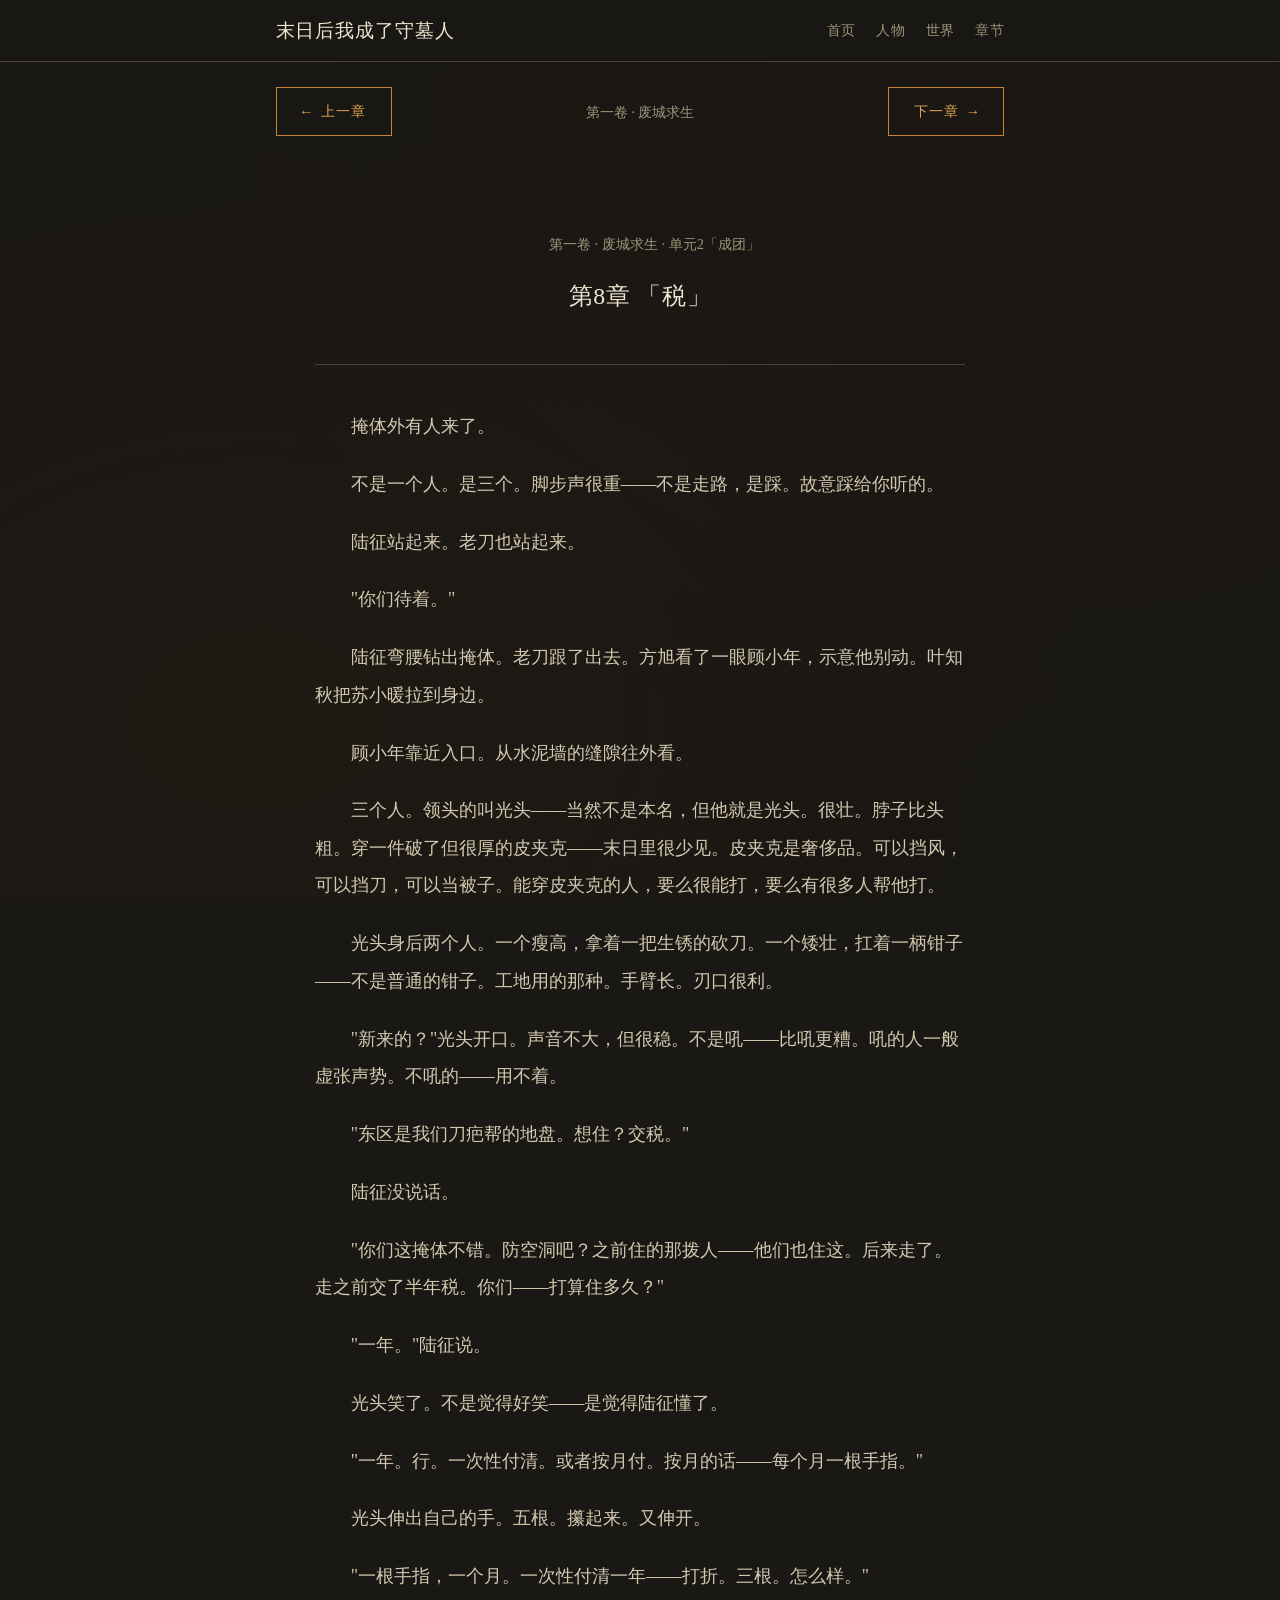
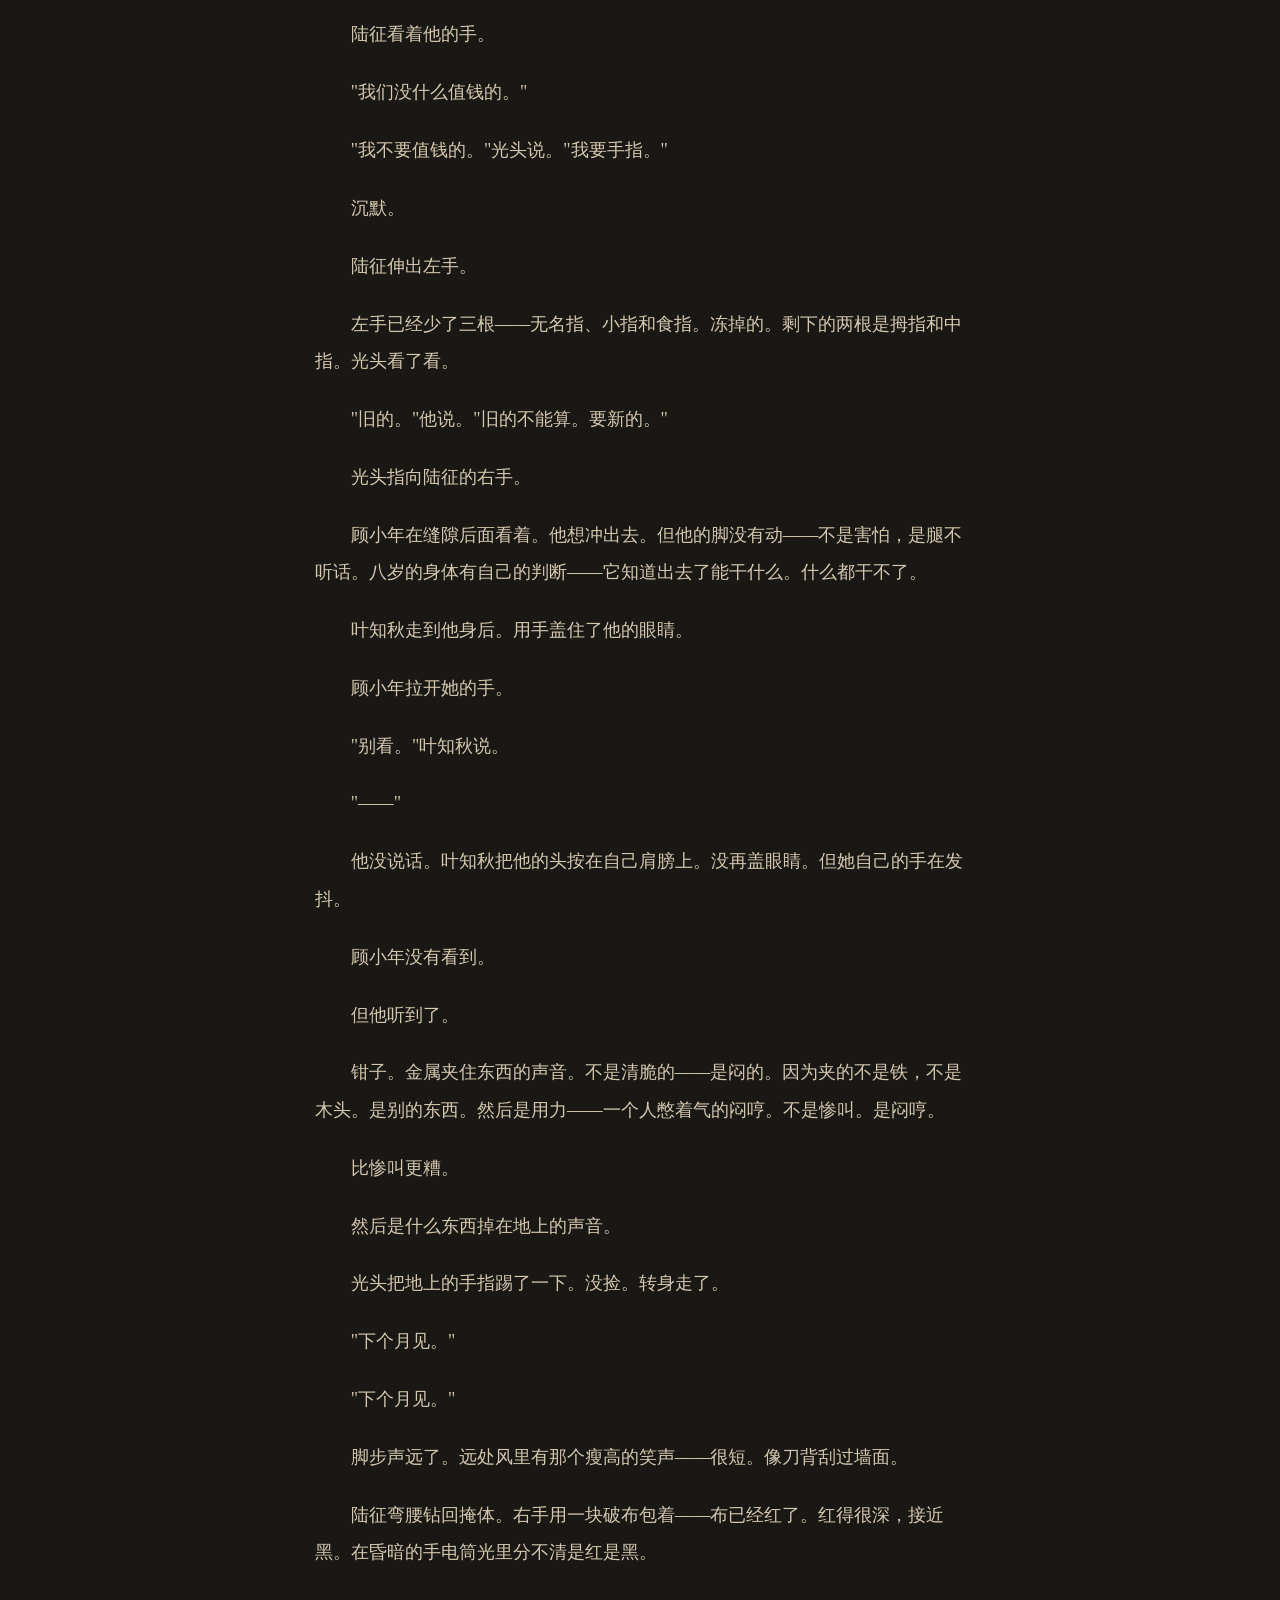
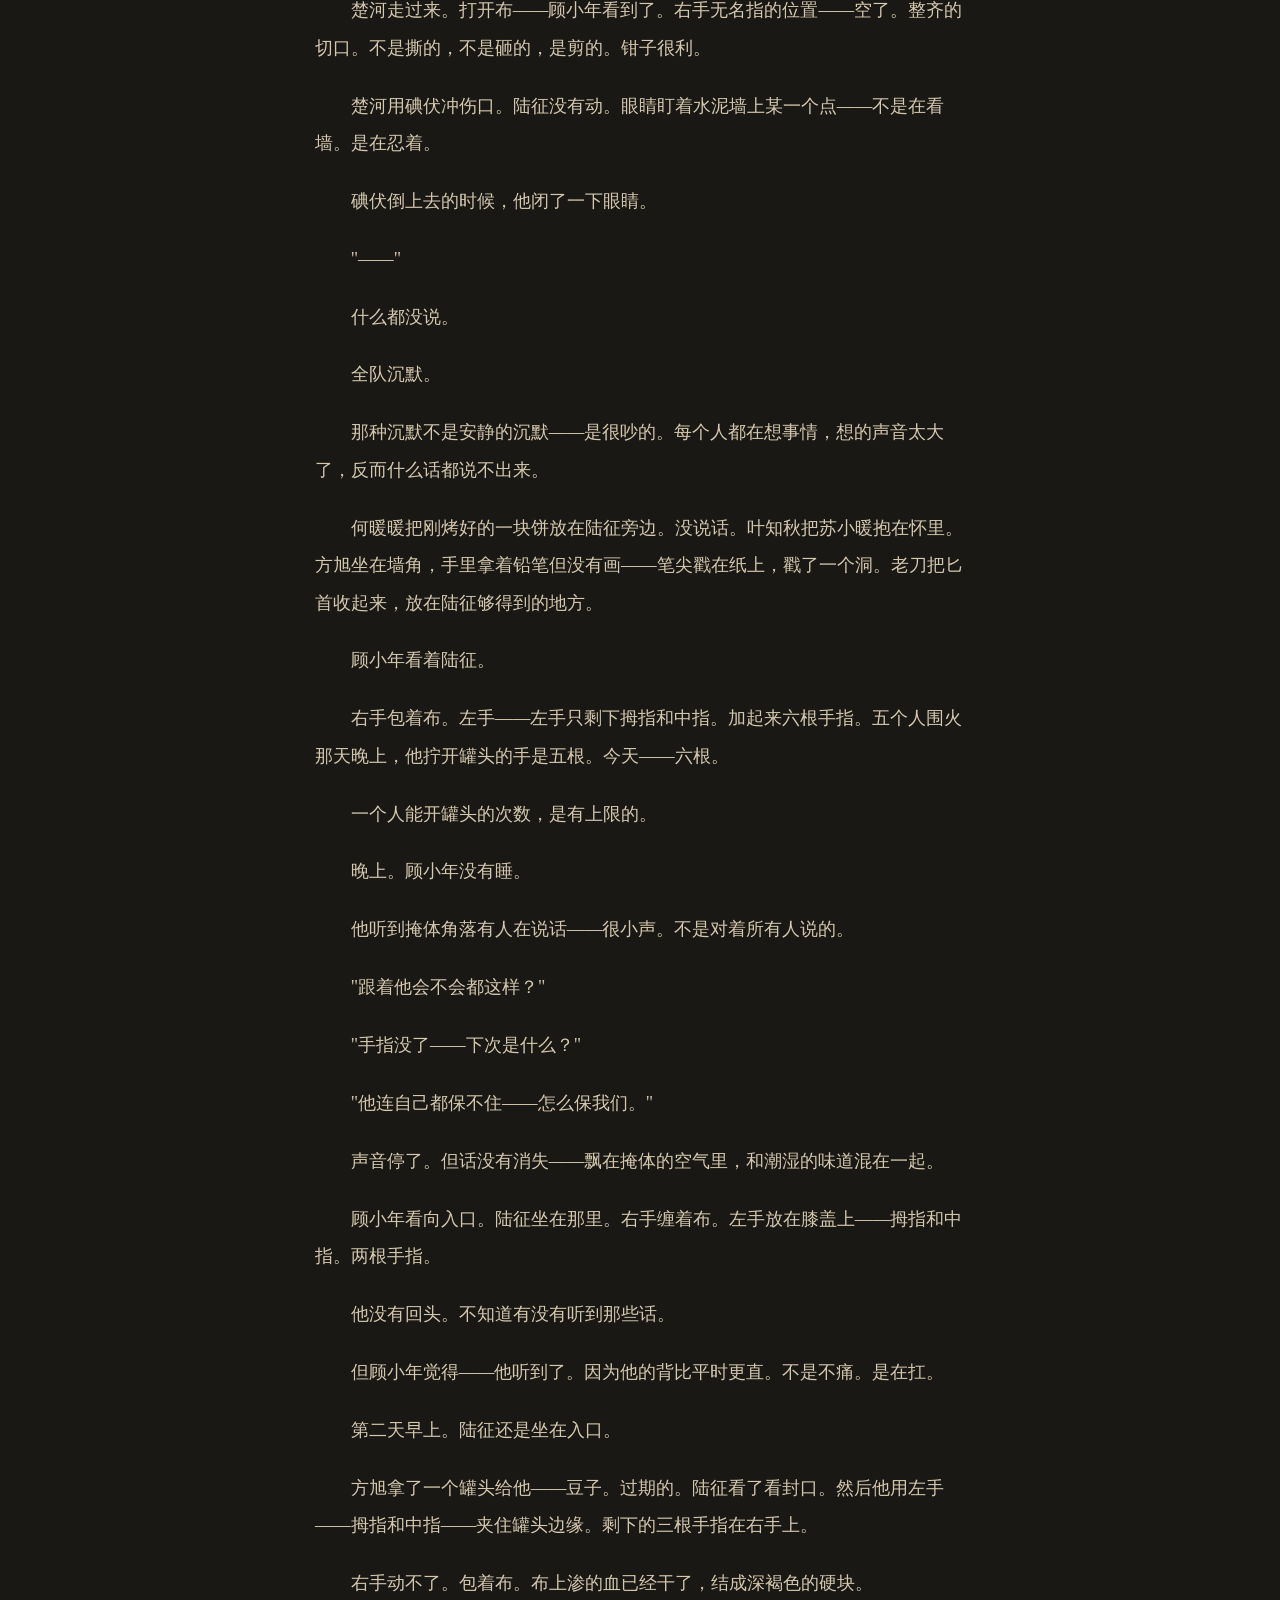
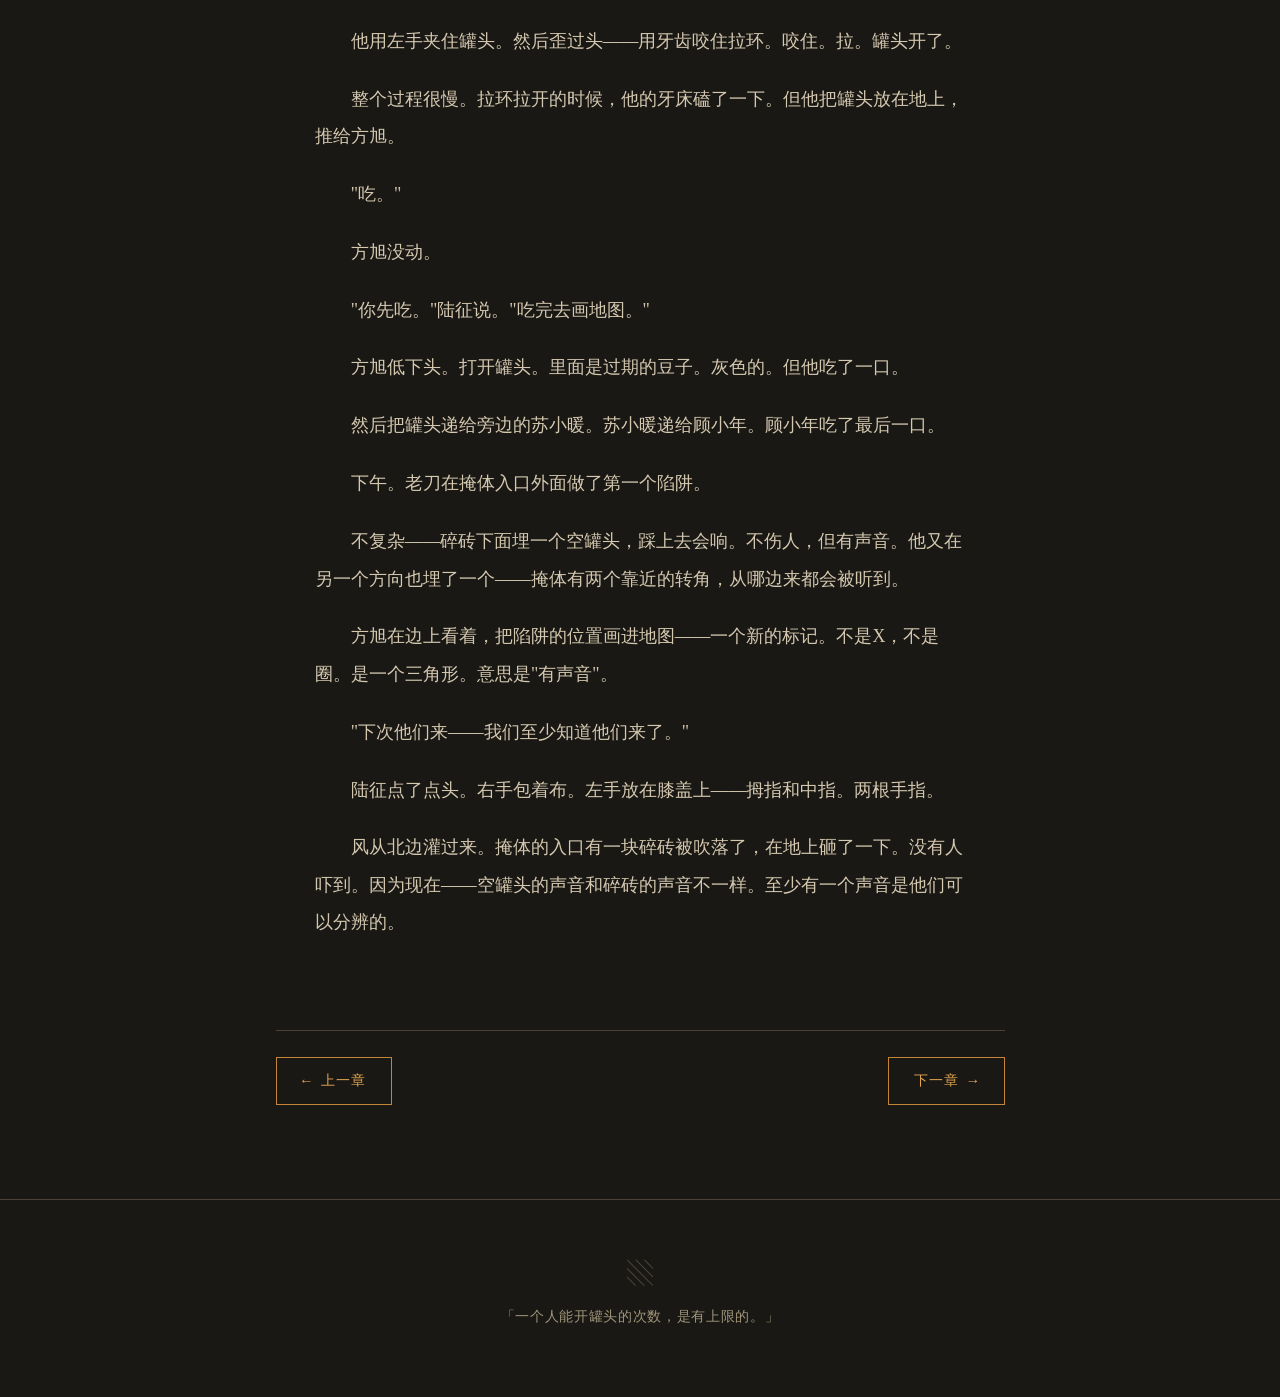
<file: chapters/chapter-8.html>
<!DOCTYPE html><html lang="zh-CN"><head><meta charset="UTF-8"><meta name="viewport" content="width=device-width,initial-scale=1.0"><title>第8章 「税」 — 末日后我成了守墓人</title><link rel="stylesheet" href="../css/style.css"><style>.chapter-nav{display:flex;justify-content:space-between;align-items:center;padding:1.5rem 0;flex-wrap:wrap;gap:0.5rem;}.chapter-nav a{font-size:0.85rem;}</style></head><body><div class="dust-container"><div class="dust-particle"></div><div class="dust-particle"></div><div class="dust-particle"></div><div class="dust-particle"></div><div class="dust-particle"></div><div class="dust-particle"></div><div class="dust-particle"></div><div class="dust-particle"></div><div class="dust-particle"></div><div class="dust-particle"></div></div><header class="site-header"><div class="header-inner"><div class="site-title"><a href="../index.html">末日后我成了守墓人</a></div><nav class="site-nav"><a href="../index.html">首页</a><a href="../characters.html">人物</a><a href="../world.html">世界</a><a href="../chapters.html">章节</a></nav></div></header><main class="site-wrapper"><div class="chapter-nav"><a href="chapter-7.html" class="btn">← 上一章</a><span style="color:var(--text-dim);font-size:0.85rem;">第一卷 · 废城求生</span><a href="chapter-9.html" class="btn">下一章 →</a></div><article class="chapter-content"><div class="chapter-header"><p class="chapter-info">第一卷 · 废城求生 · 单元2「成团」</p><h2>第8章 「税」</h2></div><p>掩体外有人来了。</p>
<p>不是一个人。是三个。脚步声很重——不是走路，是踩。故意踩给你听的。</p>
<p>陆征站起来。老刀也站起来。</p>
<p>"你们待着。"</p>
<p>陆征弯腰钻出掩体。老刀跟了出去。方旭看了一眼顾小年，示意他别动。叶知秋把苏小暖拉到身边。</p>
<p>顾小年靠近入口。从水泥墙的缝隙往外看。</p>
<p>三个人。领头的叫光头——当然不是本名，但他就是光头。很壮。脖子比头粗。穿一件破了但很厚的皮夹克——末日里很少见。皮夹克是奢侈品。可以挡风，可以挡刀，可以当被子。能穿皮夹克的人，要么很能打，要么有很多人帮他打。</p>
<p>光头身后两个人。一个瘦高，拿着一把生锈的砍刀。一个矮壮，扛着一柄钳子——不是普通的钳子。工地用的那种。手臂长。刃口很利。</p>
<p>"新来的？"光头开口。声音不大，但很稳。不是吼——比吼更糟。吼的人一般虚张声势。不吼的——用不着。</p>
<p>"东区是我们刀疤帮的地盘。想住？交税。"</p>
<p>陆征没说话。</p>
<p>"你们这掩体不错。防空洞吧？之前住的那拨人——他们也住这。后来走了。走之前交了半年税。你们——打算住多久？"</p>
<p>"一年。"陆征说。</p>
<p>光头笑了。不是觉得好笑——是觉得陆征懂了。</p>
<p>"一年。行。一次性付清。或者按月付。按月的话——每个月一根手指。"</p>
<p>光头伸出自己的手。五根。攥起来。又伸开。</p>
<p>"一根手指，一个月。一次性付清一年——打折。三根。怎么样。"</p>
<p>陆征看着他的手。</p>
<p>"我们没什么值钱的。"</p>
<p>"我不要值钱的。"光头说。"我要手指。"</p>
<p>沉默。</p>
<p>陆征伸出左手。</p>
<p>左手已经少了三根——无名指、小指和食指。冻掉的。剩下的两根是拇指和中指。光头看了看。</p>
<p>"旧的。"他说。"旧的不能算。要新的。"</p>
<p>光头指向陆征的右手。</p>
<p>顾小年在缝隙后面看着。他想冲出去。但他的脚没有动——不是害怕，是腿不听话。八岁的身体有自己的判断——它知道出去了能干什么。什么都干不了。</p>
<p>叶知秋走到他身后。用手盖住了他的眼睛。</p>
<p>顾小年拉开她的手。</p>
<p>"别看。"叶知秋说。</p>
<p>"——"</p>
<p>他没说话。叶知秋把他的头按在自己肩膀上。没再盖眼睛。但她自己的手在发抖。</p>
<p>顾小年没有看到。</p>
<p>但他听到了。</p>
<p>钳子。金属夹住东西的声音。不是清脆的——是闷的。因为夹的不是铁，不是木头。是别的东西。然后是用力——一个人憋着气的闷哼。不是惨叫。是闷哼。</p>
<p>比惨叫更糟。</p>
<p>然后是什么东西掉在地上的声音。</p>
<p>光头把地上的手指踢了一下。没捡。转身走了。</p>
<p>"下个月见。"</p>
<p>"下个月见。"</p>
<p>脚步声远了。远处风里有那个瘦高的笑声——很短。像刀背刮过墙面。</p>
<p>陆征弯腰钻回掩体。右手用一块破布包着——布已经红了。红得很深，接近黑。在昏暗的手电筒光里分不清是红是黑。</p>
<p>楚河走过来。打开布——顾小年看到了。右手无名指的位置——空了。整齐的切口。不是撕的，不是砸的，是剪的。钳子很利。</p>
<p>楚河用碘伏冲伤口。陆征没有动。眼睛盯着水泥墙上某一个点——不是在看墙。是在忍着。</p>
<p>碘伏倒上去的时候，他闭了一下眼睛。</p>
<p>"——"</p>
<p>什么都没说。</p>
<p>全队沉默。</p>
<p>那种沉默不是安静的沉默——是很吵的。每个人都在想事情，想的声音太大了，反而什么话都说不出来。</p>
<p>何暖暖把刚烤好的一块饼放在陆征旁边。没说话。叶知秋把苏小暖抱在怀里。方旭坐在墙角，手里拿着铅笔但没有画——笔尖戳在纸上，戳了一个洞。老刀把匕首收起来，放在陆征够得到的地方。</p>
<p>顾小年看着陆征。</p>
<p>右手包着布。左手——左手只剩下拇指和中指。加起来六根手指。五个人围火那天晚上，他拧开罐头的手是五根。今天——六根。</p>
<p>一个人能开罐头的次数，是有上限的。</p>
<p>晚上。顾小年没有睡。</p>
<p>他听到掩体角落有人在说话——很小声。不是对着所有人说的。</p>
<p>"跟着他会不会都这样？"</p>
<p>"手指没了——下次是什么？"</p>
<p>"他连自己都保不住——怎么保我们。"</p>
<p>声音停了。但话没有消失——飘在掩体的空气里，和潮湿的味道混在一起。</p>
<p>顾小年看向入口。陆征坐在那里。右手缠着布。左手放在膝盖上——拇指和中指。两根手指。</p>
<p>他没有回头。不知道有没有听到那些话。</p>
<p>但顾小年觉得——他听到了。因为他的背比平时更直。不是不痛。是在扛。</p>
<p>第二天早上。陆征还是坐在入口。</p>
<p>方旭拿了一个罐头给他——豆子。过期的。陆征看了看封口。然后他用左手——拇指和中指——夹住罐头边缘。剩下的三根手指在右手上。</p>
<p>右手动不了。包着布。布上渗的血已经干了，结成深褐色的硬块。</p>
<p>他用左手夹住罐头。然后歪过头——用牙齿咬住拉环。咬住。拉。罐头开了。</p>
<p>整个过程很慢。拉环拉开的时候，他的牙床磕了一下。但他把罐头放在地上，推给方旭。</p>
<p>"吃。"</p>
<p>方旭没动。</p>
<p>"你先吃。"陆征说。"吃完去画地图。"</p>
<p>方旭低下头。打开罐头。里面是过期的豆子。灰色的。但他吃了一口。</p>
<p>然后把罐头递给旁边的苏小暖。苏小暖递给顾小年。顾小年吃了最后一口。</p>
<p>下午。老刀在掩体入口外面做了第一个陷阱。</p>
<p>不复杂——碎砖下面埋一个空罐头，踩上去会响。不伤人，但有声音。他又在另一个方向也埋了一个——掩体有两个靠近的转角，从哪边来都会被听到。</p>
<p>方旭在边上看着，把陷阱的位置画进地图——一个新的标记。不是X，不是圈。是一个三角形。意思是"有声音"。</p>
<p>"下次他们来——我们至少知道他们来了。"</p>
<p>陆征点了点头。右手包着布。左手放在膝盖上——拇指和中指。两根手指。</p>
<p>风从北边灌过来。掩体的入口有一块碎砖被吹落了，在地上砸了一下。没有人吓到。因为现在——空罐头的声音和碎砖的声音不一样。至少有一个声音是他们可以分辨的。</p></article><div class="chapter-nav" style="border-top:1px solid var(--border-worn);margin-top:2rem;"><a href="chapter-7.html" class="btn">← 上一章</a><a href="chapter-9.html" class="btn">下一章 →</a></div></main><footer class="site-footer"><div class="tombstone">▧</div><p>「一个人能开罐头的次数，是有上限的。」</p></footer><script src="../js/main.js"></script></body></html>
</file>
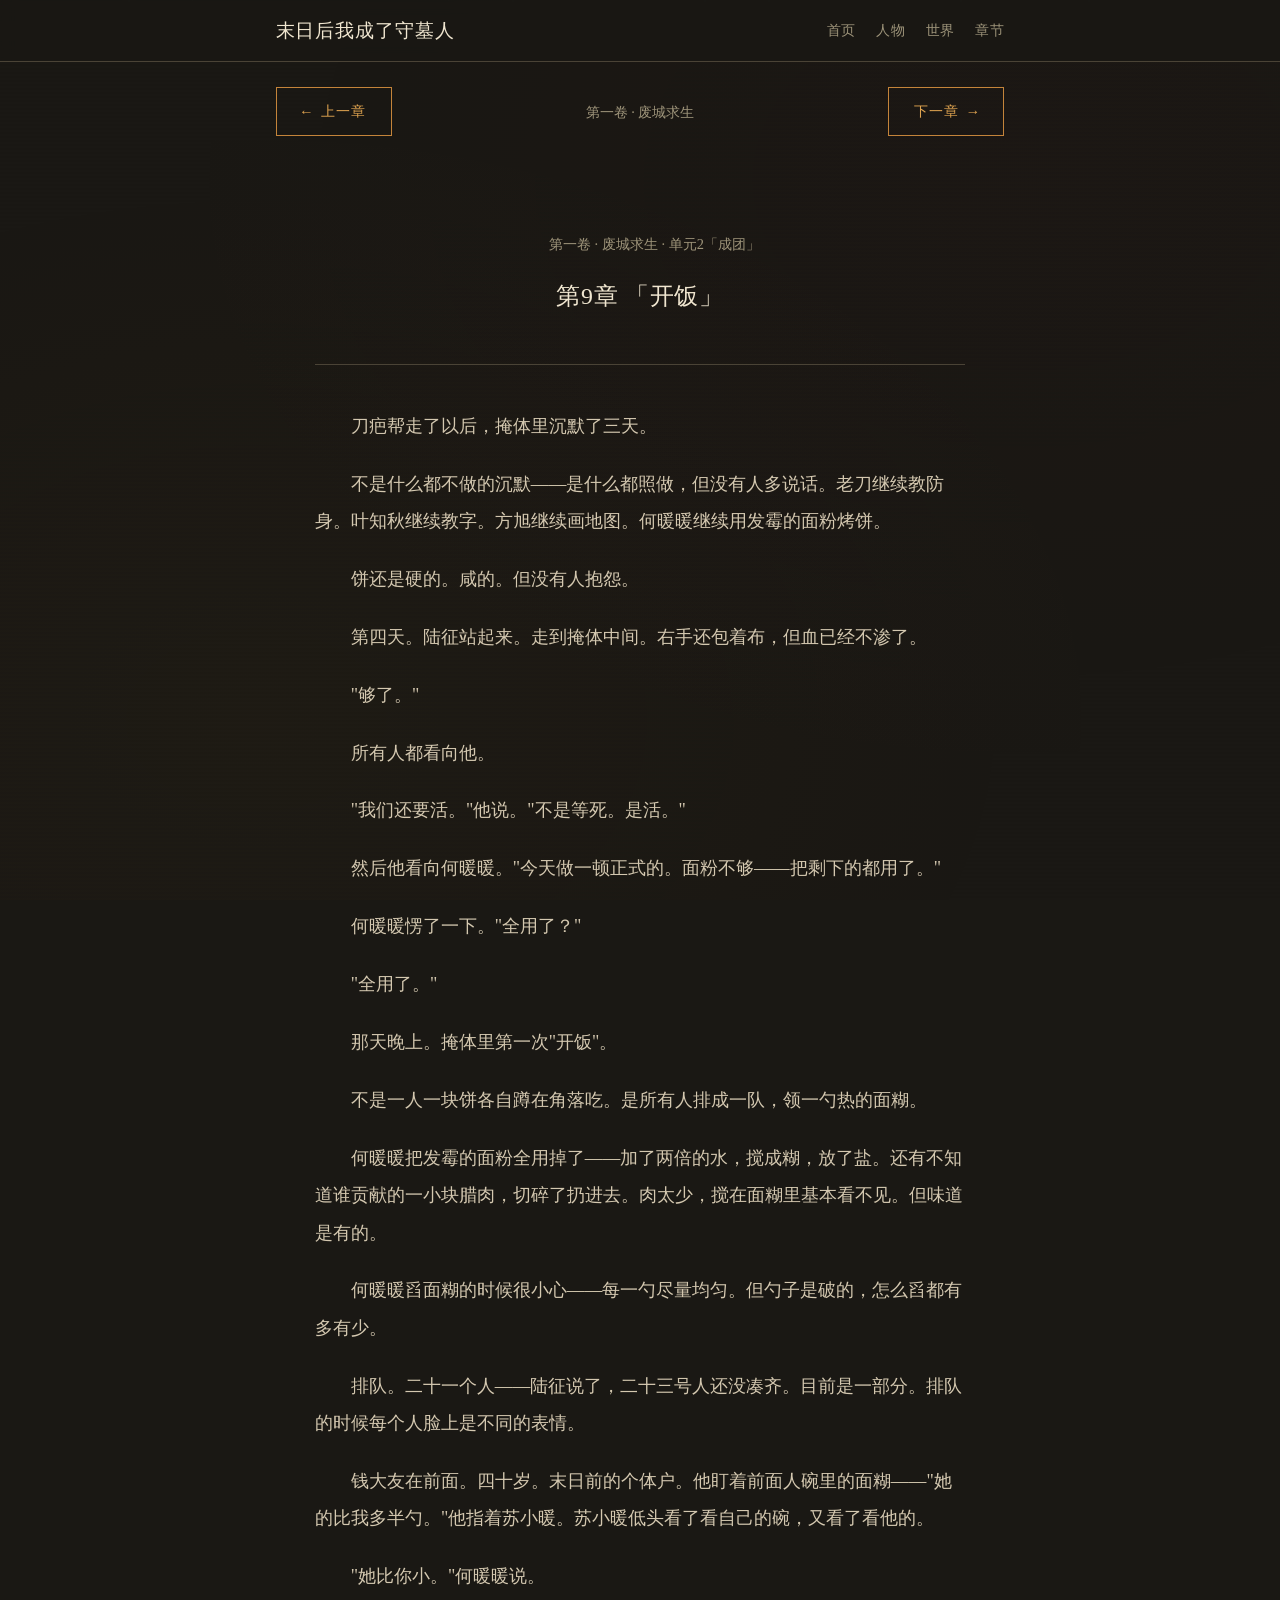
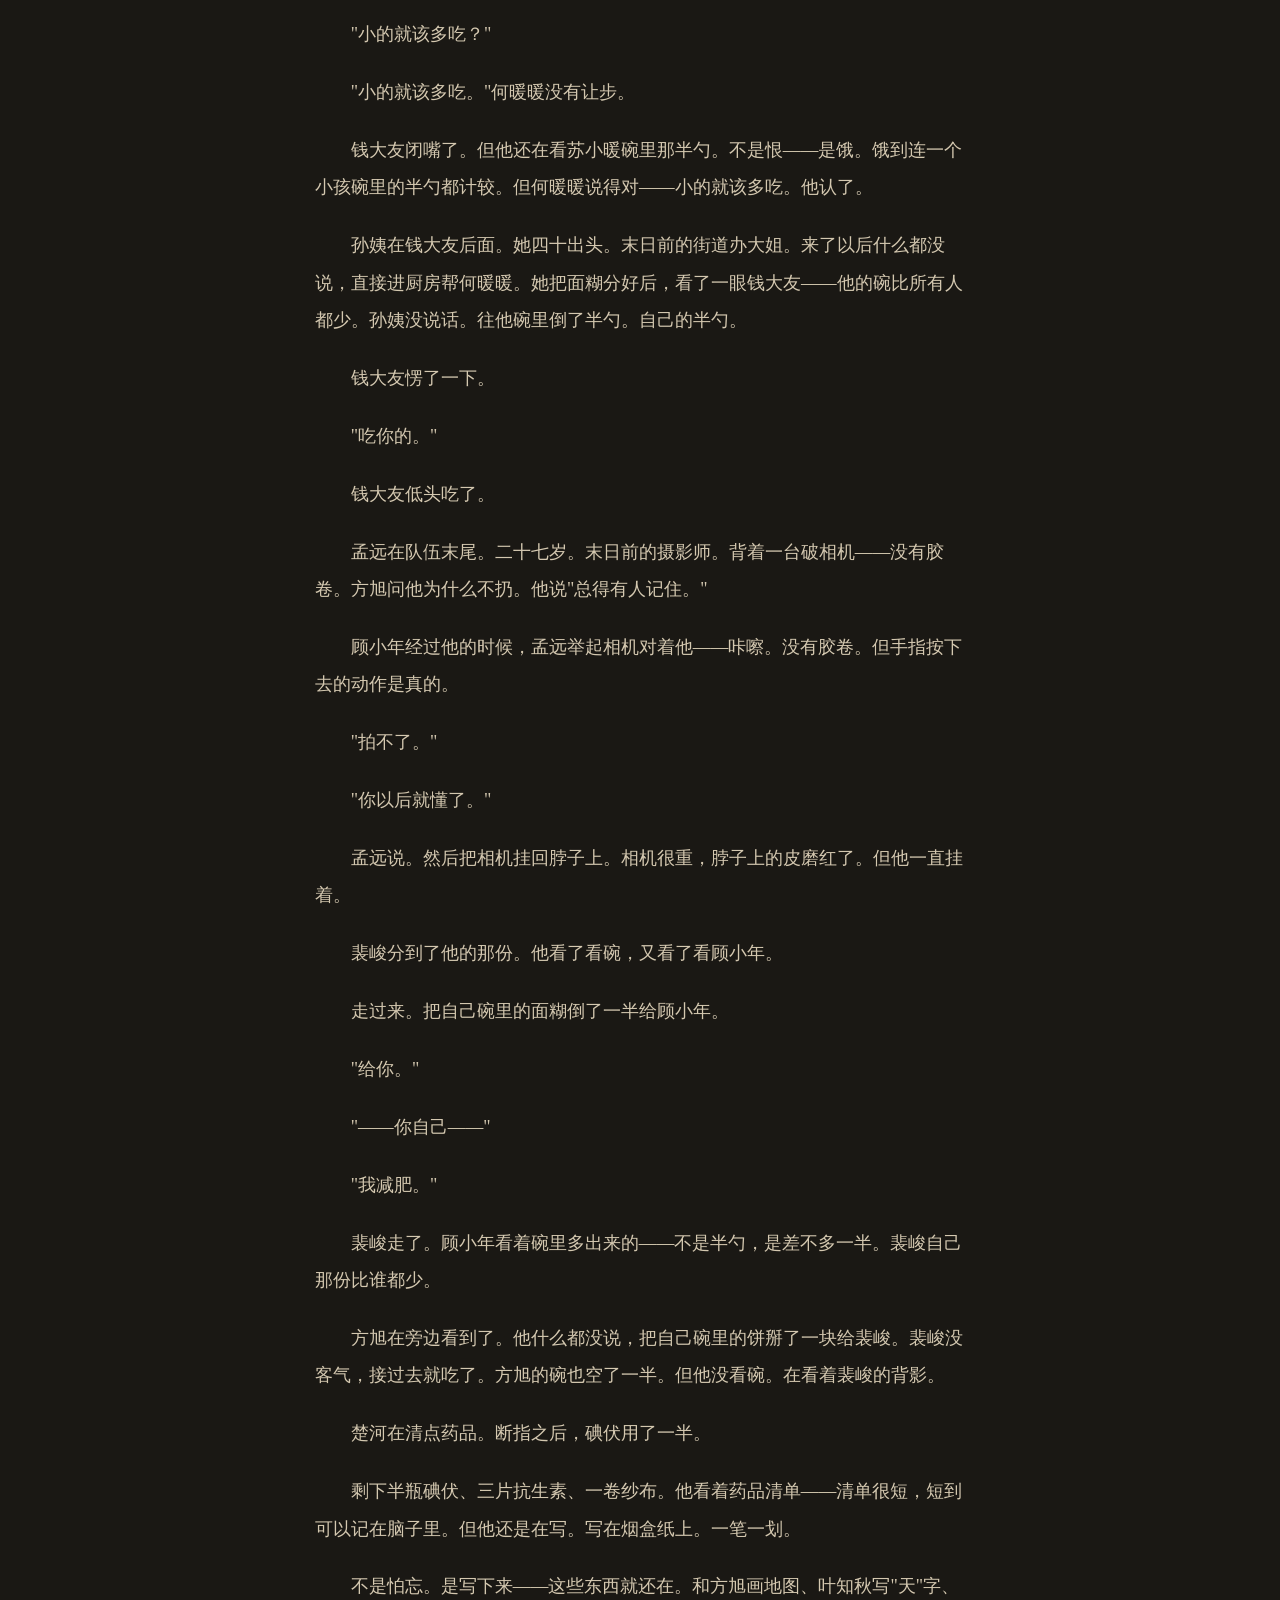
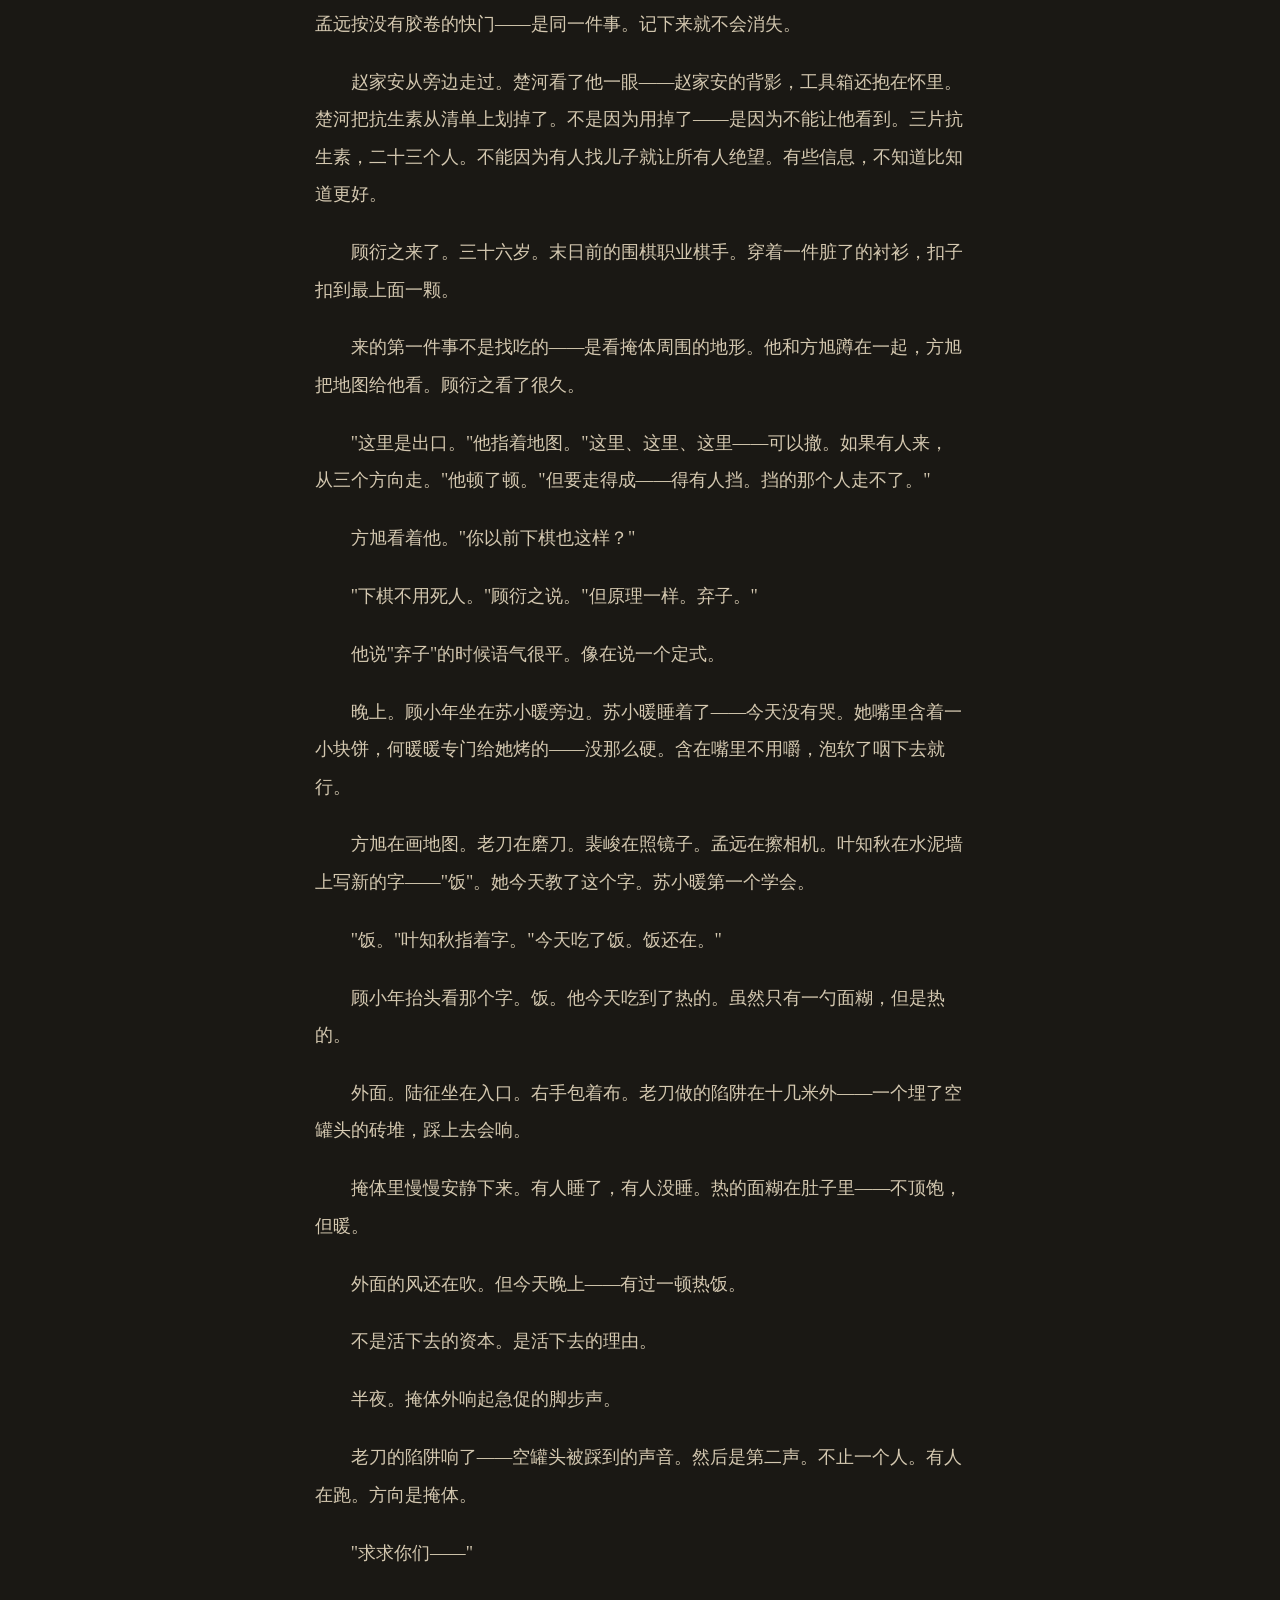
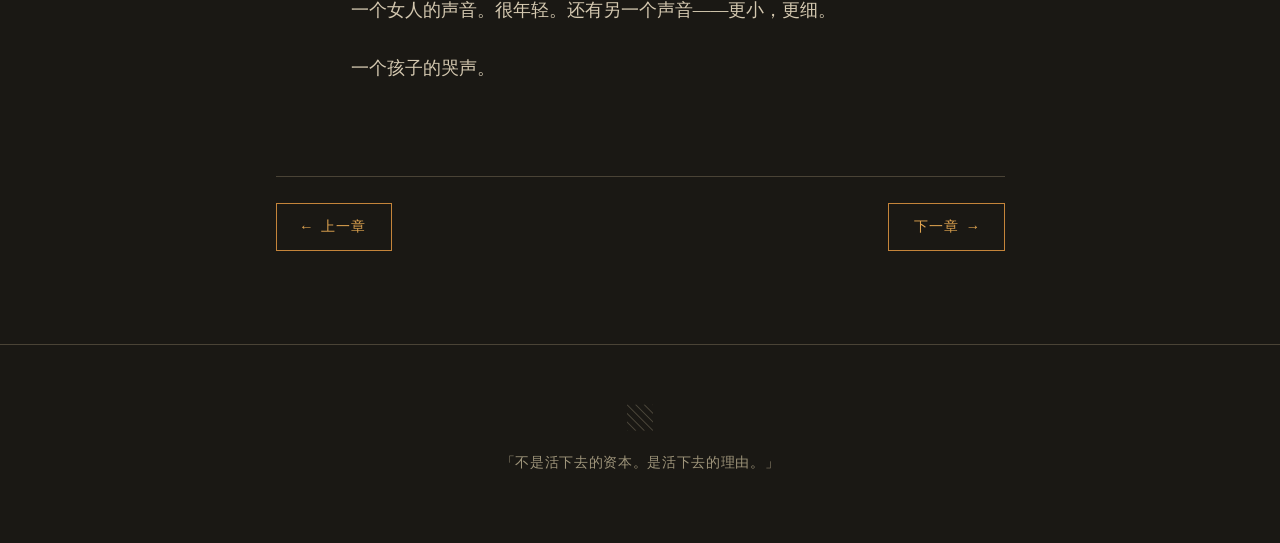
<file: chapters/chapter-9.html>
<!DOCTYPE html><html lang="zh-CN"><head><meta charset="UTF-8"><meta name="viewport" content="width=device-width,initial-scale=1.0"><title>第9章 「开饭」 — 末日后我成了守墓人</title><link rel="stylesheet" href="../css/style.css"><style>.chapter-nav{display:flex;justify-content:space-between;align-items:center;padding:1.5rem 0;flex-wrap:wrap;gap:0.5rem;}.chapter-nav a{font-size:0.85rem;}</style></head><body><div class="dust-container"><div class="dust-particle"></div><div class="dust-particle"></div><div class="dust-particle"></div><div class="dust-particle"></div><div class="dust-particle"></div><div class="dust-particle"></div><div class="dust-particle"></div><div class="dust-particle"></div><div class="dust-particle"></div><div class="dust-particle"></div></div><header class="site-header"><div class="header-inner"><div class="site-title"><a href="../index.html">末日后我成了守墓人</a></div><nav class="site-nav"><a href="../index.html">首页</a><a href="../characters.html">人物</a><a href="../world.html">世界</a><a href="../chapters.html">章节</a></nav></div></header><main class="site-wrapper"><div class="chapter-nav"><a href="chapter-8.html" class="btn">← 上一章</a><span style="color:var(--text-dim);font-size:0.85rem;">第一卷 · 废城求生</span><a href="chapter-10.html" class="btn">下一章 →</a></div><article class="chapter-content"><div class="chapter-header"><p class="chapter-info">第一卷 · 废城求生 · 单元2「成团」</p><h2>第9章 「开饭」</h2></div><p>刀疤帮走了以后，掩体里沉默了三天。</p>
<p>不是什么都不做的沉默——是什么都照做，但没有人多说话。老刀继续教防身。叶知秋继续教字。方旭继续画地图。何暖暖继续用发霉的面粉烤饼。</p>
<p>饼还是硬的。咸的。但没有人抱怨。</p>
<p>第四天。陆征站起来。走到掩体中间。右手还包着布，但血已经不渗了。</p>
<p>"够了。"</p>
<p>所有人都看向他。</p>
<p>"我们还要活。"他说。"不是等死。是活。"</p>
<p>然后他看向何暖暖。"今天做一顿正式的。面粉不够——把剩下的都用了。"</p>
<p>何暖暖愣了一下。"全用了？"</p>
<p>"全用了。"</p>
<p>那天晚上。掩体里第一次"开饭"。</p>
<p>不是一人一块饼各自蹲在角落吃。是所有人排成一队，领一勺热的面糊。</p>
<p>何暖暖把发霉的面粉全用掉了——加了两倍的水，搅成糊，放了盐。还有不知道谁贡献的一小块腊肉，切碎了扔进去。肉太少，搅在面糊里基本看不见。但味道是有的。</p>
<p>何暖暖舀面糊的时候很小心——每一勺尽量均匀。但勺子是破的，怎么舀都有多有少。</p>
<p>排队。二十一个人——陆征说了，二十三号人还没凑齐。目前是一部分。排队的时候每个人脸上是不同的表情。</p>
<p>钱大友在前面。四十岁。末日前的个体户。他盯着前面人碗里的面糊——"她的比我多半勺。"他指着苏小暖。苏小暖低头看了看自己的碗，又看了看他的。</p>
<p>"她比你小。"何暖暖说。</p>
<p>"小的就该多吃？"</p>
<p>"小的就该多吃。"何暖暖没有让步。</p>
<p>钱大友闭嘴了。但他还在看苏小暖碗里那半勺。不是恨——是饿。饿到连一个小孩碗里的半勺都计较。但何暖暖说得对——小的就该多吃。他认了。</p>
<p>孙姨在钱大友后面。她四十出头。末日前的街道办大姐。来了以后什么都没说，直接进厨房帮何暖暖。她把面糊分好后，看了一眼钱大友——他的碗比所有人都少。孙姨没说话。往他碗里倒了半勺。自己的半勺。</p>
<p>钱大友愣了一下。</p>
<p>"吃你的。"</p>
<p>钱大友低头吃了。</p>
<p>孟远在队伍末尾。二十七岁。末日前的摄影师。背着一台破相机——没有胶卷。方旭问他为什么不扔。他说"总得有人记住。"</p>
<p>顾小年经过他的时候，孟远举起相机对着他——咔嚓。没有胶卷。但手指按下去的动作是真的。</p>
<p>"拍不了。"</p>
<p>"你以后就懂了。"</p>
<p>孟远说。然后把相机挂回脖子上。相机很重，脖子上的皮磨红了。但他一直挂着。</p>
<p>裴峻分到了他的那份。他看了看碗，又看了看顾小年。</p>
<p>走过来。把自己碗里的面糊倒了一半给顾小年。</p>
<p>"给你。"</p>
<p>"——你自己——"</p>
<p>"我减肥。"</p>
<p>裴峻走了。顾小年看着碗里多出来的——不是半勺，是差不多一半。裴峻自己那份比谁都少。</p>
<p>方旭在旁边看到了。他什么都没说，把自己碗里的饼掰了一块给裴峻。裴峻没客气，接过去就吃了。方旭的碗也空了一半。但他没看碗。在看着裴峻的背影。</p>
<p>楚河在清点药品。断指之后，碘伏用了一半。</p>
<p>剩下半瓶碘伏、三片抗生素、一卷纱布。他看着药品清单——清单很短，短到可以记在脑子里。但他还是在写。写在烟盒纸上。一笔一划。</p>
<p>不是怕忘。是写下来——这些东西就还在。和方旭画地图、叶知秋写"天"字、孟远按没有胶卷的快门——是同一件事。记下来就不会消失。</p>
<p>赵家安从旁边走过。楚河看了他一眼——赵家安的背影，工具箱还抱在怀里。楚河把抗生素从清单上划掉了。不是因为用掉了——是因为不能让他看到。三片抗生素，二十三个人。不能因为有人找儿子就让所有人绝望。有些信息，不知道比知道更好。</p>
<p>顾衍之来了。三十六岁。末日前的围棋职业棋手。穿着一件脏了的衬衫，扣子扣到最上面一颗。</p>
<p>来的第一件事不是找吃的——是看掩体周围的地形。他和方旭蹲在一起，方旭把地图给他看。顾衍之看了很久。</p>
<p>"这里是出口。"他指着地图。"这里、这里、这里——可以撤。如果有人来，从三个方向走。"他顿了顿。"但要走得成——得有人挡。挡的那个人走不了。"</p>
<p>方旭看着他。"你以前下棋也这样？"</p>
<p>"下棋不用死人。"顾衍之说。"但原理一样。弃子。"</p>
<p>他说"弃子"的时候语气很平。像在说一个定式。</p>
<p>晚上。顾小年坐在苏小暖旁边。苏小暖睡着了——今天没有哭。她嘴里含着一小块饼，何暖暖专门给她烤的——没那么硬。含在嘴里不用嚼，泡软了咽下去就行。</p>
<p>方旭在画地图。老刀在磨刀。裴峻在照镜子。孟远在擦相机。叶知秋在水泥墙上写新的字——"饭"。她今天教了这个字。苏小暖第一个学会。</p>
<p>"饭。"叶知秋指着字。"今天吃了饭。饭还在。"</p>
<p>顾小年抬头看那个字。饭。他今天吃到了热的。虽然只有一勺面糊，但是热的。</p>
<p>外面。陆征坐在入口。右手包着布。老刀做的陷阱在十几米外——一个埋了空罐头的砖堆，踩上去会响。</p>
<p>掩体里慢慢安静下来。有人睡了，有人没睡。热的面糊在肚子里——不顶饱，但暖。</p>
<p>外面的风还在吹。但今天晚上——有过一顿热饭。</p>
<p>不是活下去的资本。是活下去的理由。</p>
<p>半夜。掩体外响起急促的脚步声。</p>
<p>老刀的陷阱响了——空罐头被踩到的声音。然后是第二声。不止一个人。有人在跑。方向是掩体。</p>
<p>"求求你们——"</p>
<p>一个女人的声音。很年轻。还有另一个声音——更小，更细。</p>
<p>一个孩子的哭声。</p></article><div class="chapter-nav" style="border-top:1px solid var(--border-worn);margin-top:2rem;"><a href="chapter-8.html" class="btn">← 上一章</a><a href="chapter-10.html" class="btn">下一章 →</a></div></main><footer class="site-footer"><div class="tombstone">▧</div><p>「不是活下去的资本。是活下去的理由。」</p></footer><script src="../js/main.js"></script></body></html>
</file>
<file: css/style.css>
/* ========================================
   废土风小说网站 — 样式表
   《末日后我成了守墓人》
   ======================================== */

/* --- CSS Variables --- */
:root {
  --bg-dark: #1a1814;
  --bg-mid: #25221c;
  --bg-paper: #2a2720;
  --bg-card: #302c24;
  --text-main: #d4c8b0;
  --text-dim: #9e947a;
  --text-bright: #f0e6d0;
  --accent-rust: #c4843a;
  --accent-rust-light: #e0a450;
  --accent-blood: #8b3a3a;
  --accent-ash: #6b6352;
  --border-worn: #4a4336;
  --border-light: #5c5444;
  --shadow: rgba(0,0,0,0.5);
  --font-body: 'Georgia', 'Noto Serif SC', 'Source Han Serif SC', serif;
  --font-heading: 'Georgia', 'Noto Serif SC', serif;
  --font-mono: 'Courier New', 'Noto Sans SC', monospace;
  --max-width: 780px;
}

/* --- Reset & Base --- */
*, *::before, *::after { box-sizing: border-box; margin: 0; padding: 0; }

html {
  font-size: 17px;
  scroll-behavior: smooth;
}

body {
  background-color: var(--bg-dark);
  color: var(--text-main);
  font-family: var(--font-body);
  line-height: 1.8;
  min-height: 100vh;
  -webkit-font-smoothing: antialiased;
}

/* --- Texture Overlay --- */
body::before {
  content: '';
  position: fixed;
  inset: 0;
  z-index: 0;
  pointer-events: none;
  background:
    repeating-linear-gradient(0deg, transparent, transparent 2px, rgba(0,0,0,0.03) 2px, rgba(0,0,0,0.03) 4px),
    radial-gradient(ellipse at 20% 80%, rgba(196,132,58,0.04) 0%, transparent 60%),
    radial-gradient(ellipse at 80% 20%, rgba(139,58,58,0.03) 0%, transparent 60%);
  opacity: 0.8;
}

/* --- Typography --- */
h1, h2, h3, h4 {
  font-family: var(--font-heading);
  color: var(--text-bright);
  font-weight: normal;
  letter-spacing: 0.03em;
}

h1 { font-size: 2rem; line-height: 1.3; }
h2 { font-size: 1.5rem; line-height: 1.4; margin-bottom: 1.2rem; }
h3 { font-size: 1.2rem; line-height: 1.5; margin-bottom: 0.8rem; }

p { margin-bottom: 1rem; }

a {
  color: var(--accent-rust-light);
  text-decoration: none;
  border-bottom: 1px dotted var(--accent-rust);
  transition: color 0.2s, border-color 0.2s;
}
a:hover { color: var(--text-bright); border-color: var(--text-bright); }

/* --- Dust Particles (CSS only) --- */
.dust-container {
  position: fixed;
  inset: 0;
  z-index: 0;
  pointer-events: none;
  overflow: hidden;
}

.dust-particle {
  position: absolute;
  background: rgba(212,200,176,0.15);
  border-radius: 50%;
  animation: floatUp linear infinite;
}

.dust-particle:nth-child(1) { width: 2px; height: 2px; left: 10%; animation-duration: 18s; animation-delay: 0s; }
.dust-particle:nth-child(2) { width: 1px; height: 1px; left: 25%; animation-duration: 22s; animation-delay: 3s; }
.dust-particle:nth-child(3) { width: 1.5px; height: 1.5px; left: 40%; animation-duration: 20s; animation-delay: 6s; }
.dust-particle:nth-child(4) { width: 2px; height: 2px; left: 55%; animation-duration: 24s; animation-delay: 2s; }
.dust-particle:nth-child(5) { width: 1px; height: 1px; left: 70%; animation-duration: 19s; animation-delay: 8s; }
.dust-particle:nth-child(6) { width: 1.5px; height: 1.5px; left: 85%; animation-duration: 21s; animation-delay: 4s; }
.dust-particle:nth-child(7) { width: 1px; height: 1px; left: 15%; animation-duration: 23s; animation-delay: 10s; }
.dust-particle:nth-child(8) { width: 2px; height: 2px; left: 60%; animation-duration: 17s; animation-delay: 1s; }
.dust-particle:nth-child(9) { width: 1px; height: 1px; left: 35%; animation-duration: 25s; animation-delay: 7s; }
.dust-particle:nth-child(10){ width: 1.5px; height:1.5px; left: 75%; animation-duration: 20s; animation-delay: 5s; }

@keyframes floatUp {
  0% { transform: translateY(100vh) translateX(0); opacity: 0; }
  10% { opacity: 0.6; }
  90% { opacity: 0.6; }
  100% { transform: translateY(-10vh) translateX(30px); opacity: 0; }
}

/* --- Layout --- */
.site-wrapper {
  position: relative;
  z-index: 1;
  max-width: var(--max-width);
  margin: 0 auto;
  padding: 0 1.5rem;
}

/* --- Header / Nav --- */
.site-header {
  position: sticky;
  top: 0;
  z-index: 100;
  background: rgba(26,24,20,0.92);
  backdrop-filter: blur(8px);
  border-bottom: 1px solid var(--border-worn);
  padding: 0.8rem 0;
}

.header-inner {
  max-width: var(--max-width);
  margin: 0 auto;
  padding: 0 1.5rem;
  display: flex;
  align-items: center;
  justify-content: space-between;
  flex-wrap: wrap;
  gap: 0.5rem;
}

.site-title {
  font-family: var(--font-heading);
  font-size: 1.1rem;
  color: var(--text-bright);
  letter-spacing: 0.05em;
}

.site-title a {
  color: inherit;
  border: none;
}

.site-nav {
  display: flex;
  gap: 1.2rem;
  flex-wrap: wrap;
}

.site-nav a {
  font-size: 0.85rem;
  color: var(--text-dim);
  border: none;
  letter-spacing: 0.04em;
  transition: color 0.2s;
  white-space: nowrap;
}

.site-nav a:hover,
.site-nav a.active {
  color: var(--accent-rust-light);
}

/* --- Hero Section --- */
.hero {
  padding: 4rem 0 3rem;
  text-align: center;
  border-bottom: 1px solid var(--border-worn);
  margin-bottom: 2rem;
  position: relative;
}

.hero::after {
  content: '';
  display: block;
  width: 60px;
  height: 2px;
  background: var(--accent-rust);
  margin: 2rem auto 0;
  opacity: 0.6;
}

.hero h1 {
  font-size: 2.4rem;
  margin-bottom: 0.8rem;
  letter-spacing: 0.06em;
}

.hero .subtitle {
  color: var(--text-dim);
  font-size: 1rem;
  letter-spacing: 0.08em;
  margin-bottom: 1.5rem;
}

.hero .tagline {
  color: var(--accent-rust);
  font-style: italic;
  font-size: 1.1rem;
}

/* --- Content Sections --- */
.section {
  margin: 3rem 0;
}

.section-title {
  display: flex;
  align-items: center;
  gap: 0.8rem;
  margin-bottom: 1.5rem;
  padding-bottom: 0.6rem;
  border-bottom: 1px solid var(--border-worn);
}

.section-title::before {
  content: '◆';
  color: var(--accent-rust);
  font-size: 0.6rem;
}

/* --- Cards --- */
.card {
  background: var(--bg-card);
  border: 1px solid var(--border-worn);
  padding: 1.5rem;
  margin-bottom: 1rem;
  position: relative;
  transition: border-color 0.3s, box-shadow 0.3s;
}

.card:hover {
  border-color: var(--border-light);
  box-shadow: 0 2px 12px rgba(0,0,0,0.3);
}

.card::before {
  content: '';
  position: absolute;
  top: 0; left: 0;
  width: 100%; height: 1px;
  background: linear-gradient(90deg, transparent, rgba(196,132,58,0.3), transparent);
  opacity: 0;
  transition: opacity 0.3s;
}

.card:hover::before { opacity: 1; }

/* --- Character Grid --- */
.char-grid {
  display: grid;
  grid-template-columns: repeat(auto-fill, minmax(320px, 1fr));
  gap: 1rem;
}

.char-card {
  background: var(--bg-card);
  border: 1px solid var(--border-worn);
  padding: 1.5rem;
}

.char-card .char-name {
  font-size: 1.2rem;
  color: var(--text-bright);
  margin-bottom: 0.3rem;
}

.char-card .char-tag {
  display: inline-block;
  font-size: 0.75rem;
  color: var(--accent-rust);
  border: 1px solid var(--accent-rust);
  padding: 0.15rem 0.5rem;
  margin-right: 0.3rem;
  margin-bottom: 0.3rem;
  letter-spacing: 0.05em;
}

.char-card .char-detail {
  font-size: 0.85rem;
  color: var(--text-dim);
  margin-top: 0.6rem;
  line-height: 1.7;
}

.char-card .char-fate {
  margin-top: 0.8rem;
  padding-top: 0.6rem;
  border-top: 1px dashed var(--border-worn);
  font-size: 0.8rem;
  color: var(--accent-blood);
}

/* --- Synopsis Block --- */
.synopsis {
  background: var(--bg-paper);
  border-left: 3px solid var(--accent-rust);
  padding: 2rem;
  margin: 2rem 0;
  font-size: 0.95rem;
  line-height: 2;
}

.synopsis .golden-three {
  font-size: 1.1rem;
  color: var(--text-bright);
  margin-bottom: 1.5rem;
  padding-bottom: 1.5rem;
  border-bottom: 1px dashed var(--border-worn);
}

.synopsis .golden-three p { margin-bottom: 0.5rem; }

/* --- Volume Timeline --- */
.volume-timeline {
  position: relative;
  padding-left: 2rem;
}

.volume-timeline::before {
  content: '';
  position: absolute;
  left: 0; top: 0; bottom: 0;
  width: 1px;
  background: linear-gradient(to bottom, var(--accent-rust), transparent);
}

.volume-item {
  position: relative;
  padding: 1.2rem 0 1.2rem 1.5rem;
  border-bottom: 1px solid var(--border-worn);
}

.volume-item::before {
  content: '';
  position: absolute;
  left: -2rem; top: 1.7rem;
  width: 8px; height: 8px;
  background: var(--accent-rust);
  border-radius: 50%;
}

.volume-item:last-child::before {
  background: var(--accent-blood);
}

.volume-num {
  font-size: 0.75rem;
  color: var(--accent-rust);
  letter-spacing: 0.1em;
  text-transform: uppercase;
}

.volume-title {
  font-size: 1.3rem;
  color: var(--text-bright);
  margin-bottom: 0.3rem;
}

.volume-subtitle {
  font-size: 0.9rem;
  color: var(--text-dim);
  font-style: italic;
  margin-bottom: 0.5rem;
}

.volume-meta {
  font-size: 0.8rem;
  color: var(--accent-ash);
}

/* --- Chapter List --- */
.chapter-list {
  list-style: none;
}

.chapter-list li {
  padding: 0.8rem 0;
  border-bottom: 1px dotted var(--border-worn);
  display: flex;
  align-items: center;
  gap: 0.8rem;
}

.chapter-num {
  color: var(--accent-rust);
  font-family: var(--font-mono);
  font-size: 0.85rem;
  min-width: 4rem;
}

.chapter-link {
  color: var(--text-main);
  border: none;
  flex: 1;
}

.chapter-link:hover { color: var(--text-bright); }

.chapter-status {
  font-size: 0.7rem;
  padding: 0.1rem 0.5rem;
  border: 1px solid var(--border-worn);
  color: var(--text-dim);
}

.chapter-status.done {
  border-color: var(--accent-rust);
  color: var(--accent-rust);
}

/* --- Chapter Content (Reader View) --- */
.chapter-content {
  max-width: 650px;
  margin: 0 auto;
  padding: 2rem 0;
  font-size: 1.05rem;
  line-height: 2.1;
}

.chapter-content p {
  margin-bottom: 1.2rem;
  text-indent: 2em;
}

.chapter-header {
  text-align: center;
  padding: 2rem 0 2.5rem;
  border-bottom: 1px solid var(--border-worn);
  margin-bottom: 2.5rem;
}

.chapter-header h2 {
  font-size: 1.4rem;
  margin-bottom: 0.5rem;
}

.chapter-header .chapter-info {
  font-size: 0.85rem;
  color: var(--text-dim);
}

/* --- Footer --- */
.site-footer {
  text-align: center;
  padding: 3rem 0;
  margin-top: 4rem;
  border-top: 1px solid var(--border-worn);
  color: var(--text-dim);
  font-size: 0.8rem;
  letter-spacing: 0.05em;
}

.site-footer .tombstone {
  display: inline-block;
  font-size: 1.5rem;
  margin-bottom: 0.5rem;
  opacity: 0.4;
}

/* --- Button --- */
.btn {
  display: inline-block;
  padding: 0.6rem 1.5rem;
  background: transparent;
  color: var(--accent-rust-light);
  border: 1px solid var(--accent-rust);
  font-family: var(--font-mono);
  font-size: 0.85rem;
  letter-spacing: 0.06em;
  cursor: pointer;
  transition: all 0.3s;
  text-decoration: none;
}

.btn:hover {
  background: var(--accent-rust);
  color: var(--bg-dark);
  border-color: var(--accent-rust);
  box-shadow: 0 0 20px rgba(196,132,58,0.2);
}

.btn-ghost {
  border-color: var(--border-worn);
  color: var(--text-dim);
}

.btn-ghost:hover {
  border-color: var(--text-dim);
  color: var(--text-bright);
  background: transparent;
  box-shadow: none;
}

/* --- Utility --- */
.text-center { text-align: center; }
.text-dim { color: var(--text-dim); }
.text-rust { color: var(--accent-rust); }
.text-blood { color: var(--accent-blood); }
.mt-1 { margin-top: 1rem; }
.mt-2 { margin-top: 2rem; }
.mb-2 { margin-bottom: 2rem; }
.gap-sm { gap: 0.5rem; }
.flex-wrap { display: flex; flex-wrap: wrap; }

/* --- Scene Break --- */
.scene-break {
  border: none;
  height: 1px;
  background: linear-gradient(90deg, transparent, rgba(196,132,58,0.3), transparent);
  margin: 2.5rem 0;
  width: 40%;
  margin-left: auto;
  margin-right: auto;
}

/* --- Chapter End --- */
.chapter-end {
  text-align: center;
  color: var(--text-dim);
  font-size: 0.85rem;
  margin-top: 2rem;
  text-indent: 0 !important;
  letter-spacing: 0.1em;
}

/* --- Divider --- */
.divider {
  border: none;
  height: 1px;
  background: linear-gradient(90deg, transparent, var(--border-worn), transparent);
  margin: 2rem 0;
}

/* --- Alert / Notice --- */
.notice {
  background: rgba(196,132,58,0.08);
  border: 1px solid rgba(196,132,58,0.2);
  padding: 1rem 1.5rem;
  font-size: 0.85rem;
  color: var(--accent-rust-light);
  text-align: center;
}

/* --- Mobile --- */
@media (max-width: 640px) {
  html { font-size: 15px; }
  .site-wrapper { padding: 0 1rem; }
  .header-inner { padding: 0 1rem; }
  .hero { padding: 2.5rem 0 2rem; }
  .hero h1 { font-size: 1.8rem; }
  .char-grid { grid-template-columns: 1fr; }
  .synopsis { padding: 1.2rem; }
  .site-nav { gap: 0.8rem; }
  .site-nav a { font-size: 0.78rem; }
}

/* --- Scrollbar --- */
::-webkit-scrollbar { width: 6px; }
::-webkit-scrollbar-track { background: var(--bg-dark); }
::-webkit-scrollbar-thumb { background: var(--border-worn); border-radius: 3px; }
::-webkit-scrollbar-thumb:hover { background: var(--accent-ash); }

/* --- Selection --- */
::selection {
  background: rgba(196,132,58,0.3);
  color: var(--text-bright);
}

/* --- Page Transition --- */
@keyframes fadeIn {
  from { opacity: 0; transform: translateY(8px); }
  to { opacity: 1; transform: translateY(0); }
}

.site-wrapper {
  animation: fadeIn 0.6s ease-out;
}

/* --- Stat Row --- */
.stat-row {
  display: flex;
  flex-wrap: wrap;
  gap: 1.5rem;
  justify-content: center;
  margin: 1.5rem 0;
}

.stat-item {
  text-align: center;
  min-width: 80px;
}

.stat-num {
  font-size: 2rem;
  color: var(--accent-rust);
  font-family: var(--font-mono);
}

.stat-label {
  font-size: 0.75rem;
  color: var(--text-dim);
  letter-spacing: 0.05em;
}
</file>
